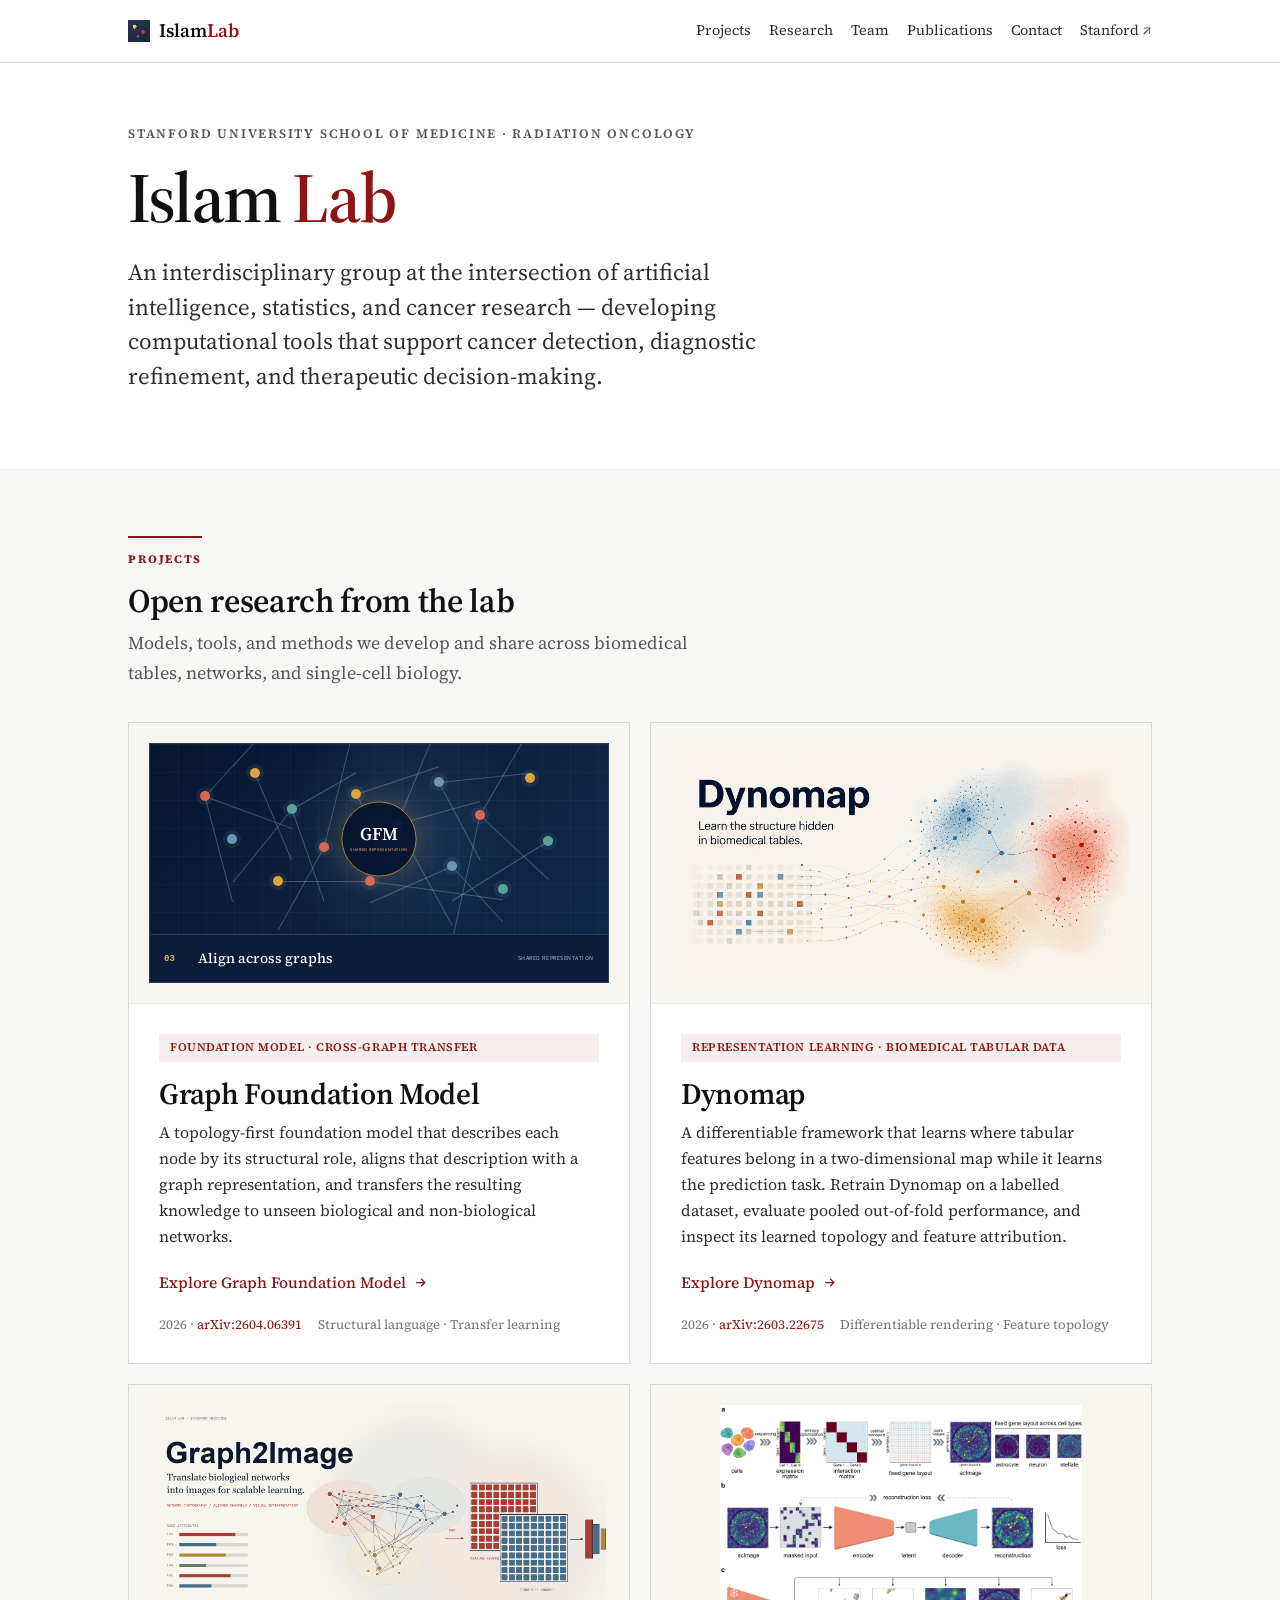
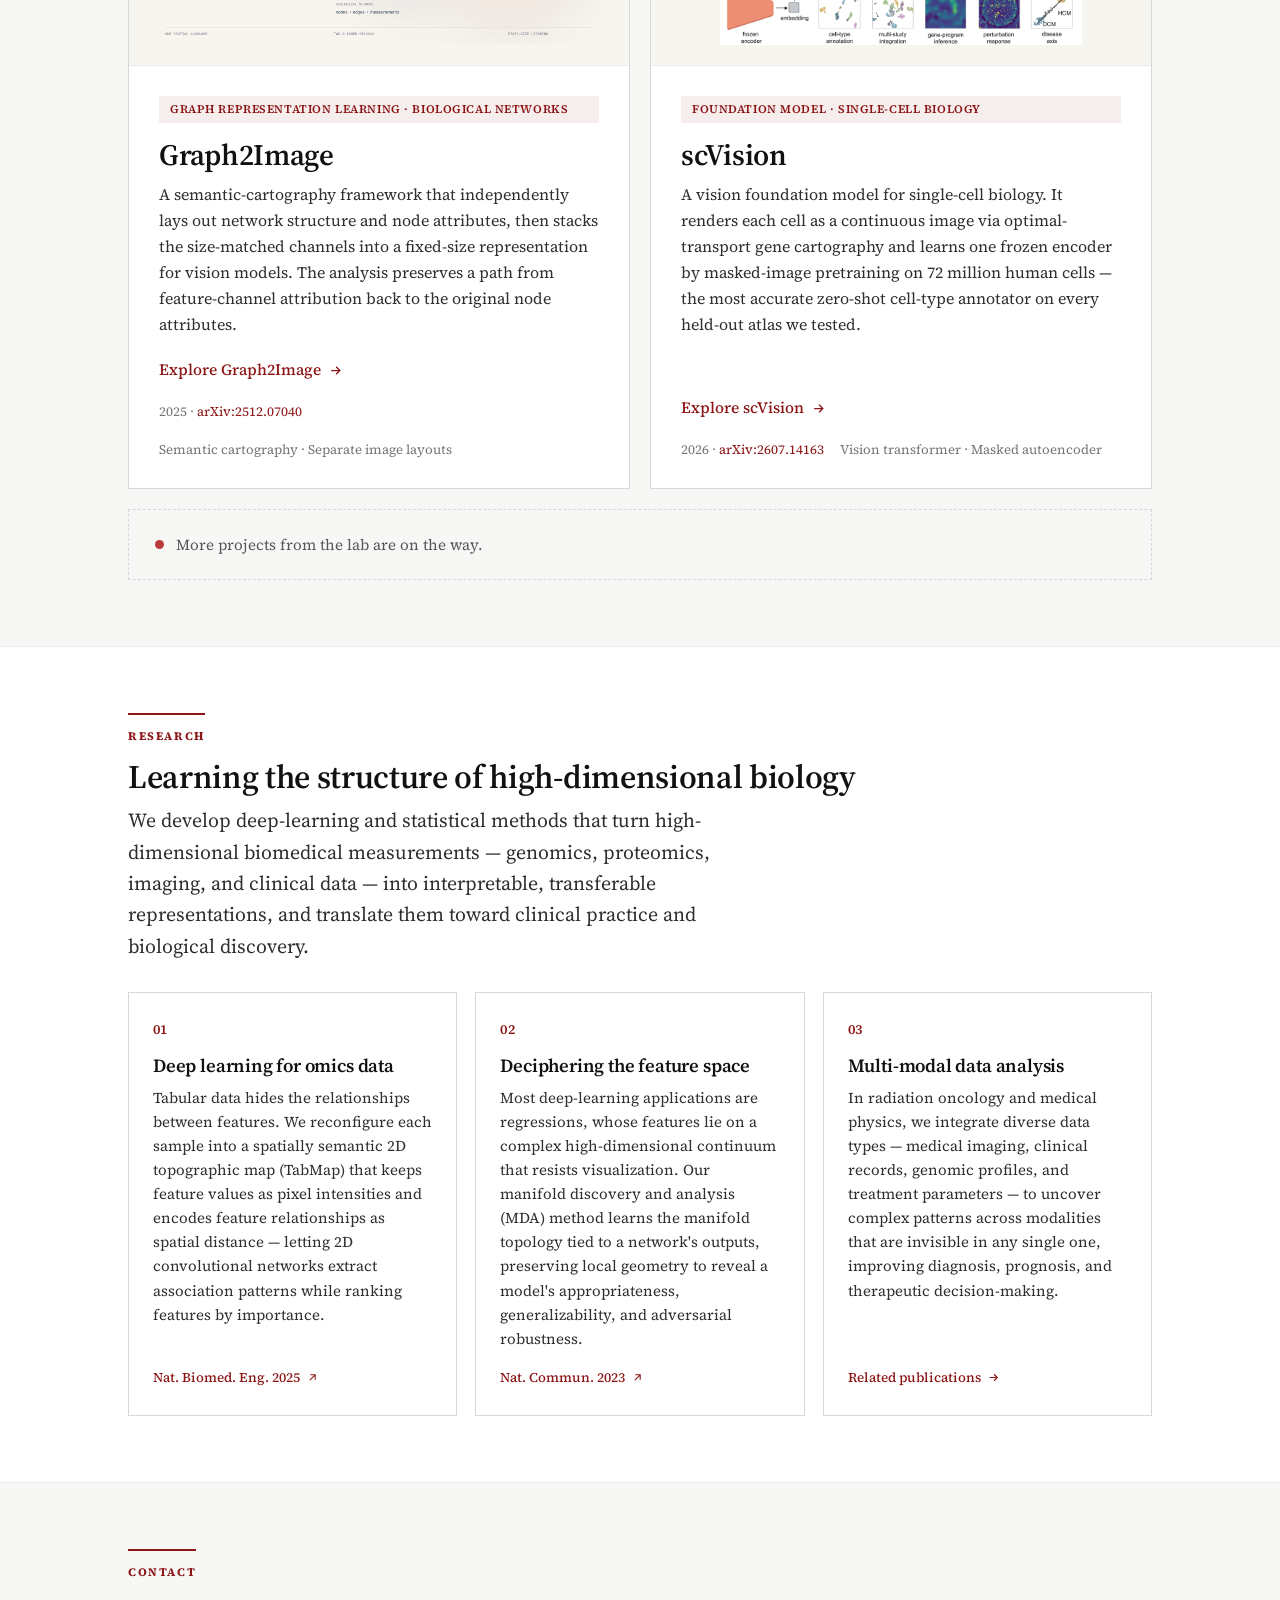
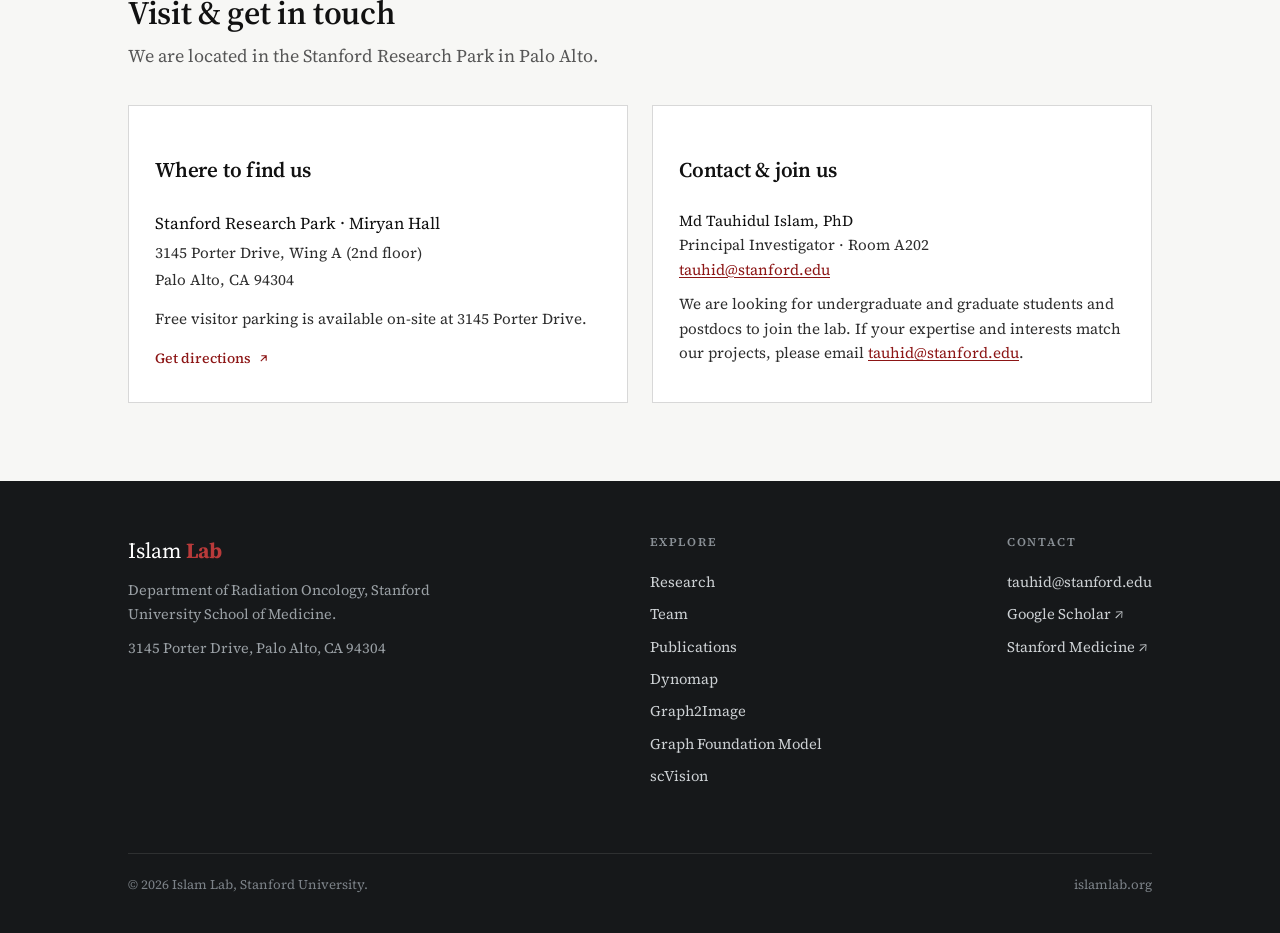
<file: index.html>
<!doctype html>
<html lang="en">
<head>
<meta charset="utf-8">
<meta name="viewport" content="width=device-width, initial-scale=1">
<title>Islam Lab · Stanford University School of Medicine</title>
<meta name="description" content="The Islam Lab at Stanford University School of Medicine develops artificial intelligence and statistical methods for biomedical research. Explore Dynomap, Graph2Image, Graph Foundation Model, and scVision.">
<meta property="og:type" content="website">
<meta property="og:title" content="Islam Lab · Stanford University School of Medicine">
<meta property="og:description" content="AI, statistics, and biomedical research at Stanford. Explore Dynomap, Graph2Image, Graph Foundation Model, and scVision.">
<meta property="og:image" content="https://islamlab.org/assets/lab-card.png">
<meta property="og:image:width" content="1200">
<meta property="og:image:height" content="630">
<meta name="twitter:image" content="https://islamlab.org/assets/lab-card.png">
<meta property="og:url" content="https://islamlab.org">
<meta name="twitter:card" content="summary_large_image">
<link rel="canonical" href="https://islamlab.org/">
<link rel="icon" href="data:image/svg+xml,<svg xmlns='http://www.w3.org/2000/svg' viewBox='0 0 32 32'><rect width='32' height='32' rx='8' fill='%231c2436'/><circle cx='10' cy='11' r='2.4' fill='%23f2c94c'/><circle cx='21' cy='14' r='2.4' fill='%23e07a5f'/><circle cx='14' cy='21.5' r='2' fill='%234f7290'/><circle cx='23' cy='23' r='1.8' fill='%237f9d6a'/></svg>">
<link rel="preconnect" href="https://fonts.googleapis.com">
<link rel="preconnect" href="https://fonts.gstatic.com" crossorigin>
<link href="https://fonts.googleapis.com/css2?family=Source+Serif+4:opsz,wght@8..60,400;8..60,600;8..60,700&family=Source+Sans+3:wght@400;600;700&display=swap" rel="stylesheet">
<link rel="stylesheet" href="lab.css">
<script src="lab.js" defer></script>
</head>
<body>

<nav class="nav">
  <div class="wrap">
    <a class="brand" href="/"><span class="glyph"></span>Islam<b>Lab</b></a>
    <div class="nav-links">
      <a href="#projects">Projects</a>
      <a href="#research">Research</a>
      <a href="/team/">Team</a>
      <a href="/publications/">Publications</a>
      <a href="#contact">Contact</a>
      <a class="ext" href="https://med.stanford.edu/islam-lab.html" target="_blank" rel="noopener">Stanford&nbsp;&#8599;</a>
    </div>
  </div>
</nav>

<header class="hero">
  <div class="wrap">
    <div class="kicker">Stanford University School of Medicine &middot; Radiation Oncology</div>
    <h1>Islam <b>Lab</b></h1>
    <p class="tagline">An interdisciplinary group at the intersection of artificial intelligence, statistics, and cancer research &mdash; developing computational tools that support cancer detection, diagnostic refinement, and therapeutic decision-making.</p>
  </div>
</header>

<section id="projects" class="alt">
  <div class="wrap">
    <div class="eyebrow">Projects</div>
    <h2>Open research from the lab</h2>
    <p class="sub">Models, tools, and methods we develop and share across biomedical tables, networks, and single-cell biology.</p>

    <div class="project-grid">
    <article class="project">
      <div class="thumb gfm-thumb">
        <a href="/graph-foundation-model/" aria-label="Explore Graph Foundation Model">
          <div class="gfm-story" data-gfm-stage="2" aria-hidden="true">
            <div class="gfm-canvas">
              <div class="gfm-grid"></div>
              <div class="gfm-prompts">
                <span class="gfm-prompt prompt-one">degree &middot; 12</span>
                <span class="gfm-prompt prompt-two">core &middot; 4</span>
                <span class="gfm-prompt prompt-three">community &middot; 5</span>
              </div>
              <div class="gfm-core"><strong>GFM</strong><small>shared representation</small></div>
              <div class="gfm-transfer">unseen biological graph</div>
            </div>
            <div class="gfm-caption"><span>03</span><strong>Align across graphs</strong><small>shared representation</small></div>
          </div>
        </a>
      </div>
      <div class="body">
        <span class="ptag">Foundation model &middot; Cross-graph transfer</span>
        <h3>Graph Foundation Model</h3>
        <p>A topology-first foundation model that describes each node by its structural role, aligns that description with a graph representation, and transfers the resulting knowledge to unseen biological and non-biological networks.</p>
        <a class="plink" href="/graph-foundation-model/">Explore Graph Foundation Model <svg width="15" height="15" viewBox="0 0 24 24" fill="none" stroke="currentColor" stroke-width="2"><path d="M5 12h14M13 6l6 6-6 6"/></svg></a>
        <div class="meta"><span>2026 &middot; <a href="https://arxiv.org/abs/2604.06391" target="_blank" rel="noopener">arXiv:2604.06391</a></span><span>Structural language &middot; Transfer learning</span></div>
      </div>
    </article>

    <article class="project">
      <div class="thumb"><a href="/dynomap/"><img src="dynomap/assets/og.png" alt="Dynomap cover: biomedical tables flowing into a learned spatial feature map."></a></div>
      <div class="body">
        <span class="ptag">Representation learning &middot; Biomedical tabular data</span>
        <h3>Dynomap</h3>
        <p>A differentiable framework that learns where tabular features belong in a two-dimensional map while it learns the prediction task. Retrain Dynomap on a labelled dataset, evaluate pooled out-of-fold performance, and inspect its learned topology and feature attribution.</p>
        <a class="plink" href="/dynomap/">Explore Dynomap <svg width="15" height="15" viewBox="0 0 24 24" fill="none" stroke="currentColor" stroke-width="2"><path d="M5 12h14M13 6l6 6-6 6"/></svg></a>
        <div class="meta"><span>2026 &middot; <a href="https://arxiv.org/abs/2603.22675" target="_blank" rel="noopener">arXiv:2603.22675</a></span><span>Differentiable rendering &middot; Feature topology</span></div>
      </div>
    </article>

    <article class="project">
      <div class="thumb"><a href="/graph2image/"><img src="assets/graph2image-cover.png" alt="Graph2Image cover: a biological network transformed into separate, size-matched feature and structure image channels."></a></div>
      <div class="body">
        <span class="ptag">Graph representation learning &middot; Biological networks</span>
        <h3>Graph2Image</h3>
        <p>A semantic-cartography framework that independently lays out network structure and node attributes, then stacks the size-matched channels into a fixed-size representation for vision models. The analysis preserves a path from feature-channel attribution back to the original node attributes.</p>
        <a class="plink" href="/graph2image/">Explore Graph2Image <svg width="15" height="15" viewBox="0 0 24 24" fill="none" stroke="currentColor" stroke-width="2"><path d="M5 12h14M13 6l6 6-6 6"/></svg></a>
        <div class="meta"><span>2025 &middot; <a href="https://arxiv.org/abs/2512.07040" target="_blank" rel="noopener">arXiv:2512.07040</a></span><span>Semantic cartography &middot; Separate image layouts</span></div>
      </div>
    </article>

    <article class="project">
      <div class="thumb"><a href="/scvision/"><img src="scvision/assets/fig1.png" alt="scVision overview: cells rendered as continuous images, a masked-autoencoder vision transformer, and the downstream tasks its frozen encoder supports."></a></div>
      <div class="body">
        <span class="ptag">Foundation model &middot; Single-cell biology</span>
        <h3>scVision</h3>
        <p>A vision foundation model for single-cell biology. It renders each cell as a continuous image via optimal-transport gene cartography and learns one frozen encoder by masked-image pretraining on 72 million human cells &mdash; the most accurate zero-shot cell-type annotator on every held-out atlas we tested.</p>
        <a class="plink" href="/scvision/">Explore scVision <svg width="15" height="15" viewBox="0 0 24 24" fill="none" stroke="currentColor" stroke-width="2"><path d="M5 12h14M13 6l6 6-6 6"/></svg></a>
        <div class="meta"><span>2026 &middot; <a href="https://arxiv.org/abs/2607.14163" target="_blank" rel="noopener">arXiv:2607.14163</a></span><span>Vision transformer &middot; Masked autoencoder</span></div>
      </div>
    </article>
    </div>

    <div class="soon"><span class="dot"></span>More projects from the lab are on the way.</div>
  </div>
</section>

<section id="research">
  <div class="wrap">
    <div class="eyebrow">Research</div>
    <h2>Learning the structure of high-dimensional biology</h2>
    <p class="lead">We develop deep-learning and statistical methods that turn high-dimensional biomedical measurements &mdash; genomics, proteomics, imaging, and clinical data &mdash; into interpretable, transferable representations, and translate them toward clinical practice and biological discovery.</p>
    <div class="cards three">
      <div class="rcard">
        <div class="ix">01</div>
        <h3>Deep learning for omics data</h3>
        <p>Tabular data hides the relationships between features. We reconfigure each sample into a spatially semantic 2D topographic map (TabMap) that keeps feature values as pixel intensities and encodes feature relationships as spatial distance &mdash; letting 2D convolutional networks extract association patterns while ranking features by importance.</p>
        <a class="rlink" href="https://doi.org/10.1038/s41551-024-01268-6" target="_blank" rel="noopener">Nat. Biomed. Eng. 2025 <svg viewBox="0 0 24 24" fill="none" stroke="currentColor" stroke-width="2"><path d="M7 17L17 7M8 7h9v9"/></svg></a>
      </div>
      <div class="rcard">
        <div class="ix">02</div>
        <h3>Deciphering the feature space</h3>
        <p>Most deep-learning applications are regressions, whose features lie on a complex high-dimensional continuum that resists visualization. Our manifold discovery and analysis (MDA) method learns the manifold topology tied to a network's outputs, preserving local geometry to reveal a model's appropriateness, generalizability, and adversarial robustness.</p>
        <a class="rlink" href="https://doi.org/10.1038/s41467-023-43958-w" target="_blank" rel="noopener">Nat. Commun. 2023 <svg viewBox="0 0 24 24" fill="none" stroke="currentColor" stroke-width="2"><path d="M7 17L17 7M8 7h9v9"/></svg></a>
      </div>
      <div class="rcard">
        <div class="ix">03</div>
        <h3>Multi-modal data analysis</h3>
        <p>In radiation oncology and medical physics, we integrate diverse data types &mdash; medical imaging, clinical records, genomic profiles, and treatment parameters &mdash; to uncover complex patterns across modalities that are invisible in any single one, improving diagnosis, prognosis, and therapeutic decision-making.</p>
        <a class="rlink" href="/publications/">Related publications <svg viewBox="0 0 24 24" fill="none" stroke="currentColor" stroke-width="2"><path d="M5 12h14M13 6l6 6-6 6"/></svg></a>
      </div>
    </div>
  </div>
</section>

<section id="contact" class="alt">
  <div class="wrap">
    <div class="eyebrow">Contact</div>
    <h2>Visit &amp; get in touch</h2>
    <p class="sub">We are located in the Stanford Research Park in Palo Alto.</p>
    <div class="cgrid">
      <div class="cbox">
        <h3>Where to find us</h3>
        <address class="addr">
          <span class="big">Stanford Research Park &middot; Miryan Hall</span>
          3145 Porter Drive, Wing A (2nd floor)<br>
          Palo Alto, CA 94304
        </address>
        <p>Free visitor parking is available on-site at 3145 Porter Drive.</p>
        <a class="dir" href="https://www.google.com/maps/search/?api=1&amp;query=3145+Porter+Drive+Palo+Alto+CA+94304" target="_blank" rel="noopener">Get directions <svg viewBox="0 0 24 24" fill="none" stroke="currentColor" stroke-width="2"><path d="M7 17L17 7M8 7h9v9"/></svg></a>
      </div>
      <div class="cbox">
        <h3>Contact &amp; join us</h3>
        <p><span class="big" style="font-family:var(--serif);color:var(--ink)">Md Tauhidul Islam, PhD</span><br>Principal Investigator &middot; Room A202<br><a href="mailto:tauhid@stanford.edu">tauhid@stanford.edu</a></p>
        <p>We are looking for undergraduate and graduate students and postdocs to join the lab. If your expertise and interests match our projects, please email <a href="mailto:tauhid@stanford.edu">tauhid@stanford.edu</a>.</p>
      </div>
    </div>
  </div>
</section>

<footer>
  <div class="wrap">
    <div class="lab">
      <div class="b">Islam <b>Lab</b></div>
      <p>Department of Radiation Oncology, Stanford University School of Medicine.</p>
      <p>3145 Porter Drive, Palo Alto, CA 94304</p>
    </div>
    <div class="col">
      <h4>Explore</h4>
      <a href="#research">Research</a>
      <a href="/team/">Team</a>
      <a href="/publications/">Publications</a>
      <a href="/dynomap/">Dynomap</a>
      <a href="/graph2image/">Graph2Image</a>
      <a href="/graph-foundation-model/">Graph Foundation Model</a>
      <a href="/scvision/">scVision</a>
    </div>
    <div class="col">
      <h4>Contact</h4>
      <a href="mailto:tauhid@stanford.edu">tauhid@stanford.edu</a>
      <a href="https://scholar.google.com/citations?user=32UZde4AAAAJ&amp;hl=en" target="_blank" rel="noopener">Google Scholar &#8599;</a>
      <a href="https://med.stanford.edu/islam-lab.html" target="_blank" rel="noopener">Stanford Medicine &#8599;</a>
    </div>
    <div class="fine">
      <span>&copy; 2026 Islam Lab, Stanford University.</span>
      <span>islamlab.org</span>
    </div>
  </div>
</footer>

</body>
</html>
</file>
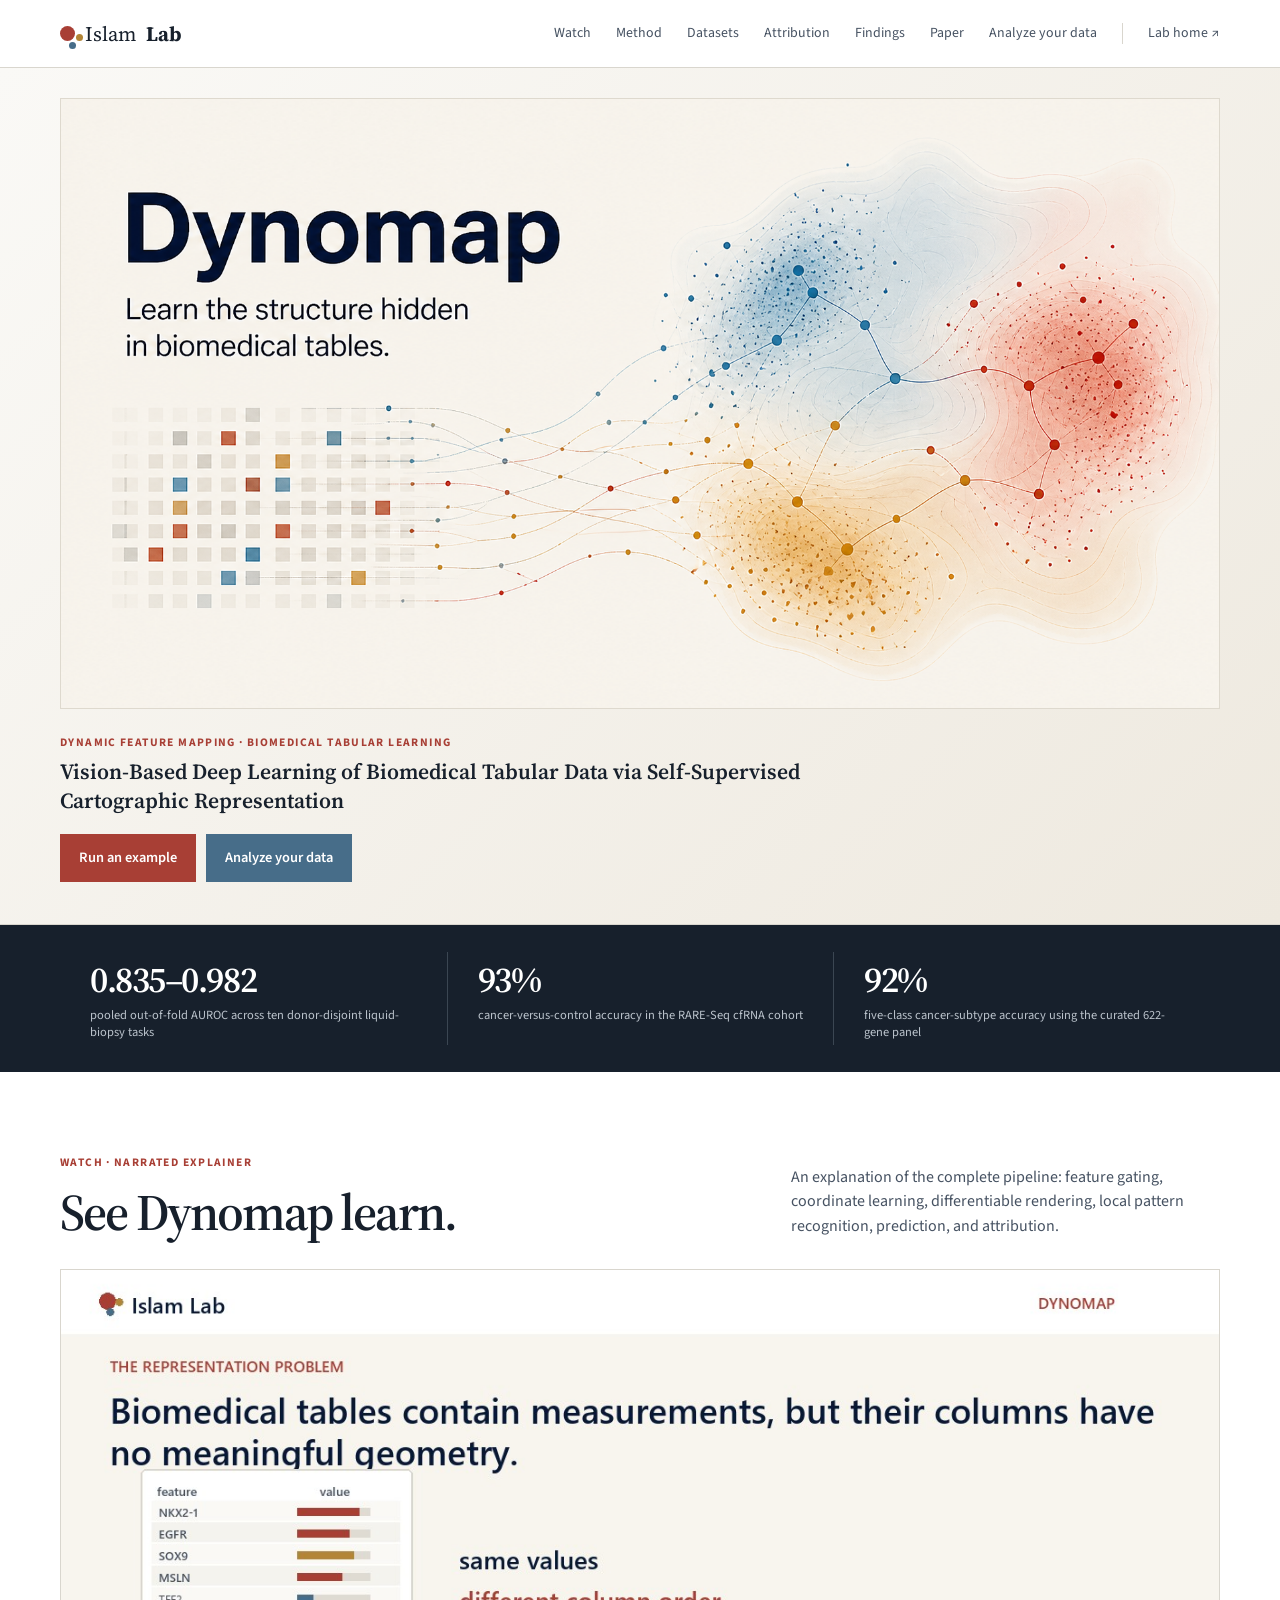
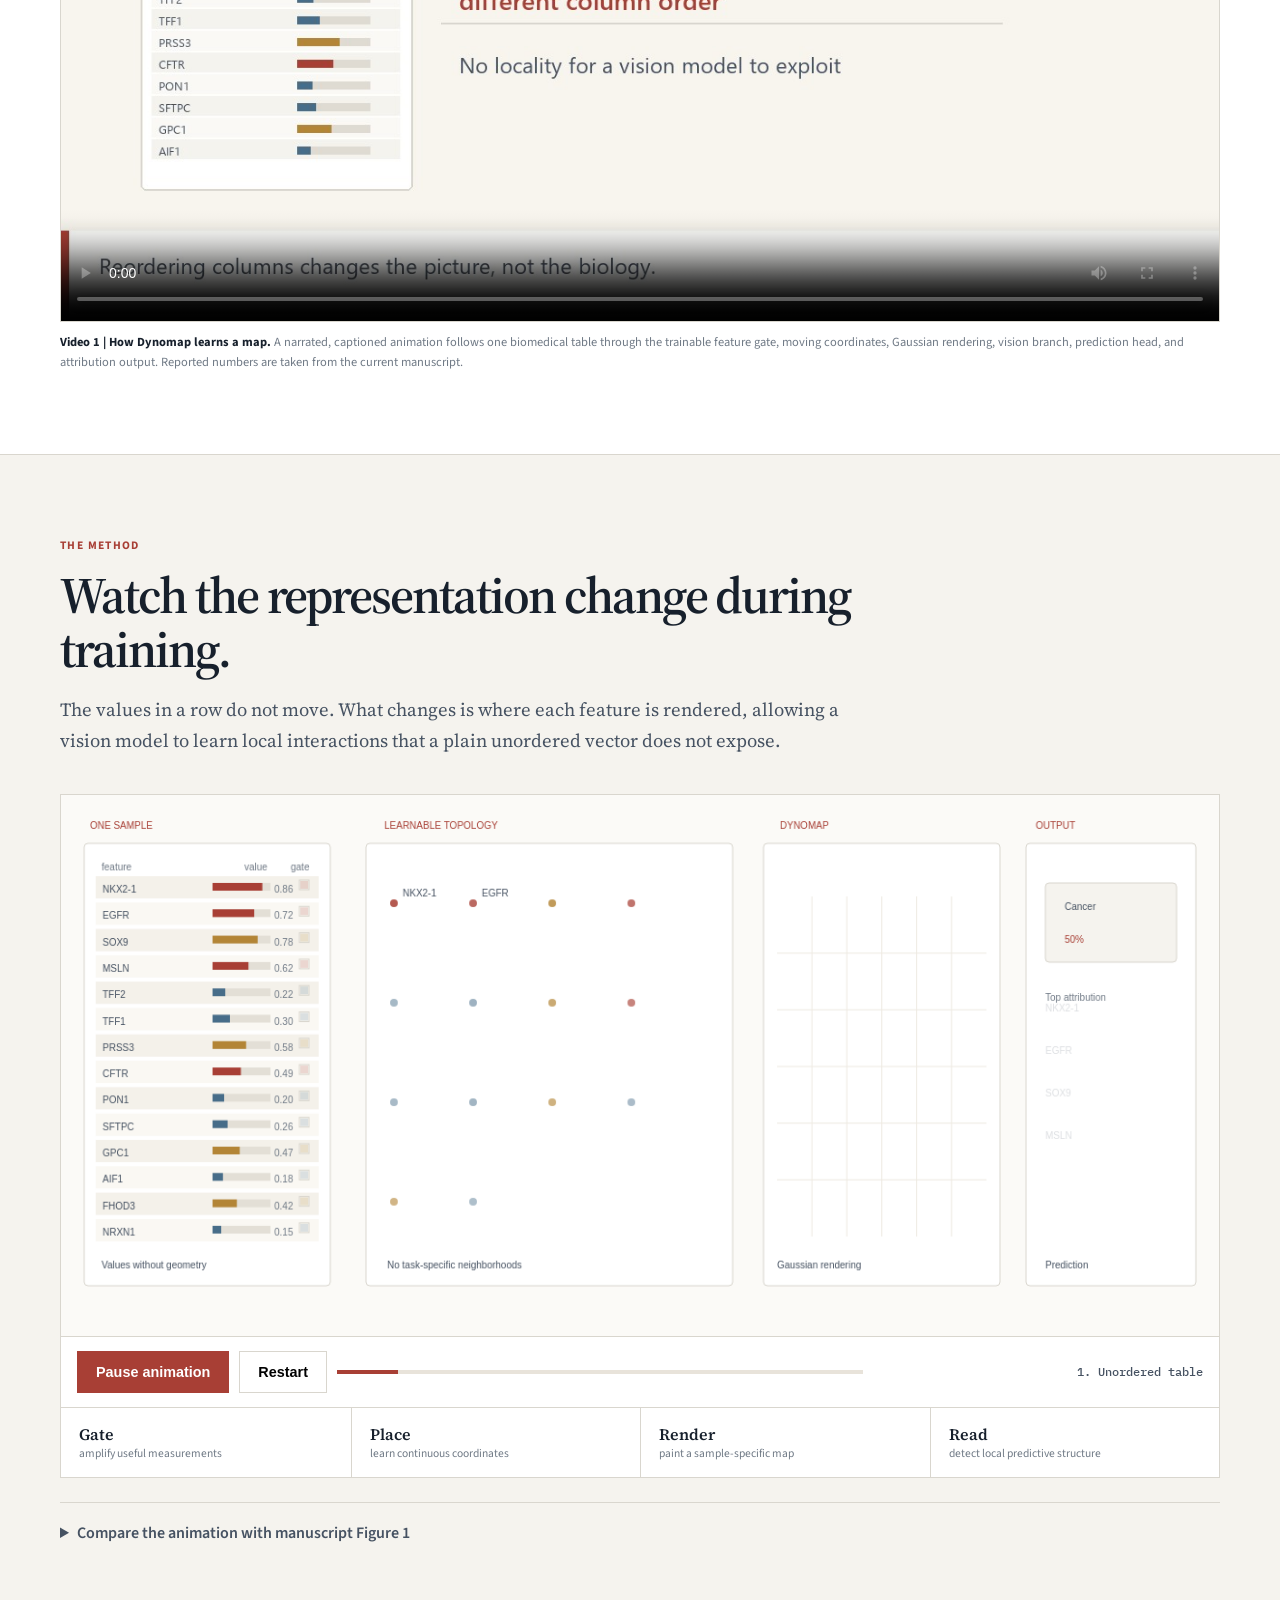
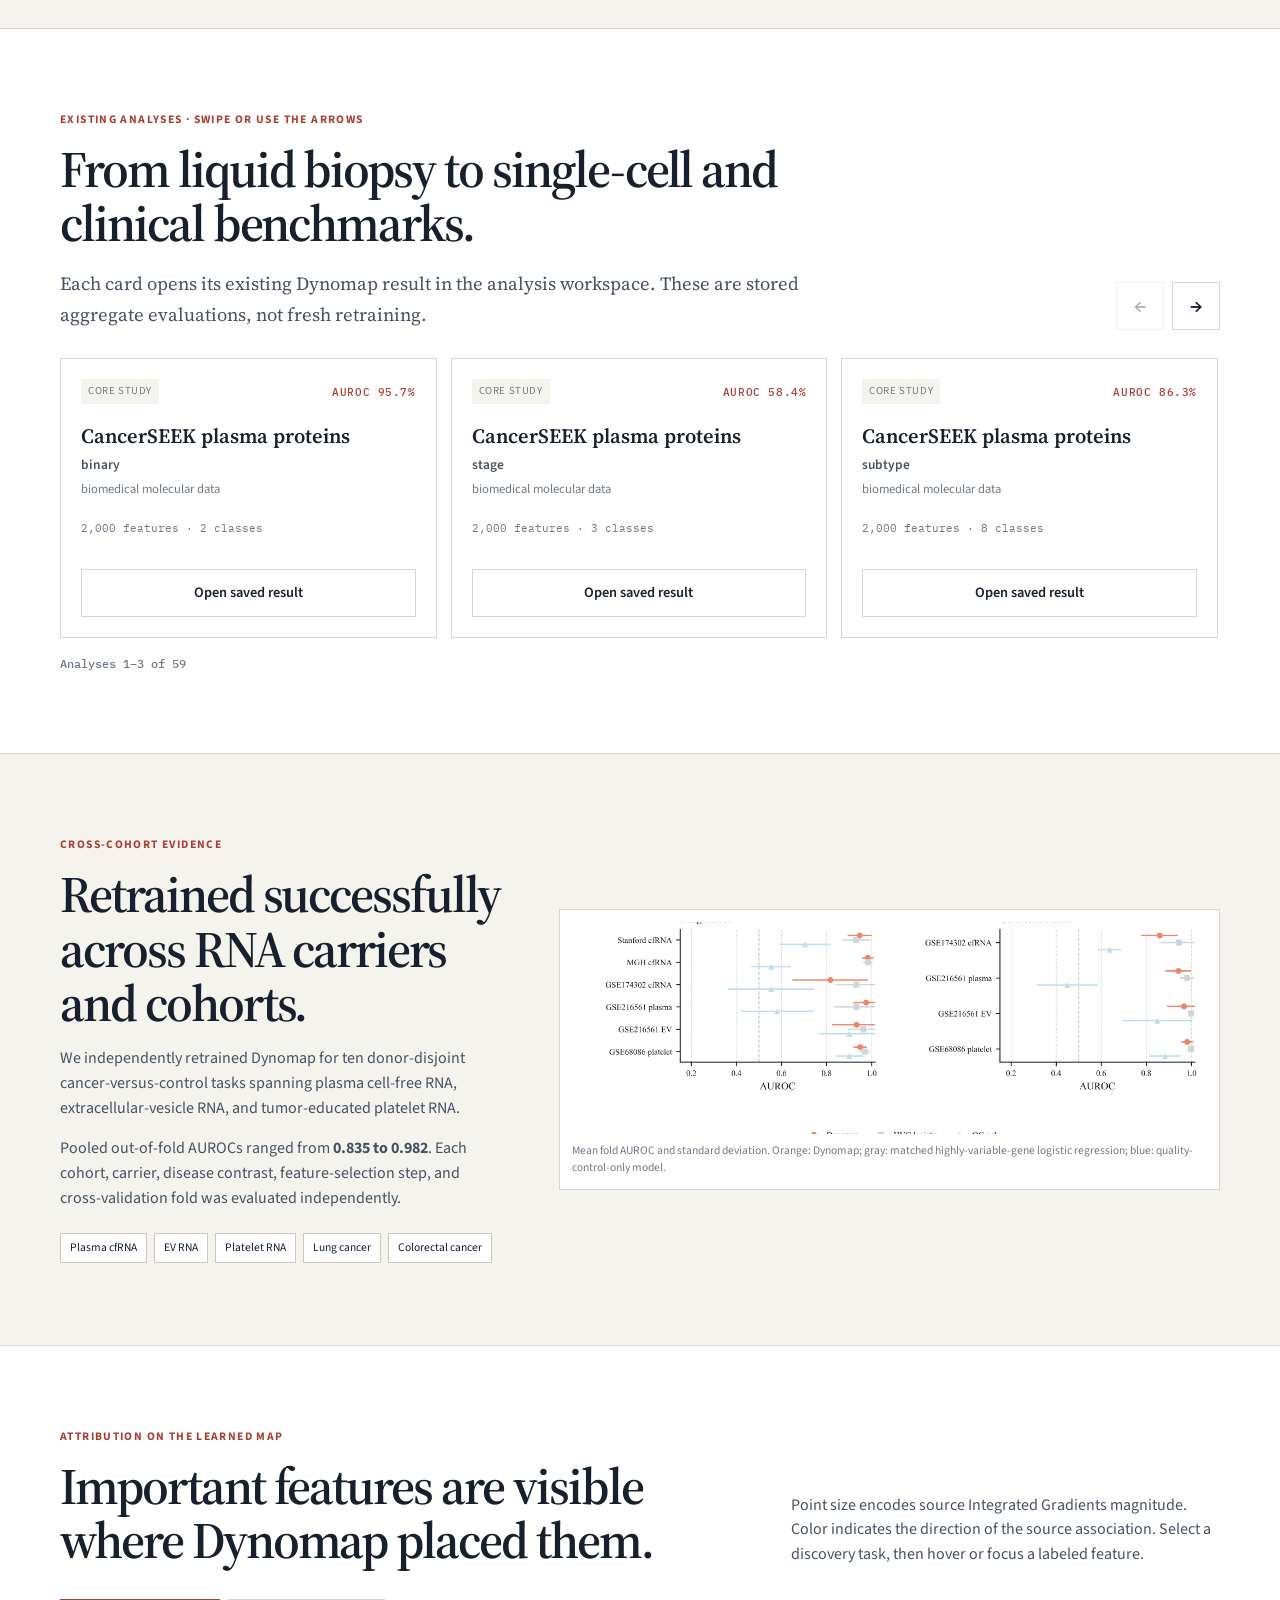
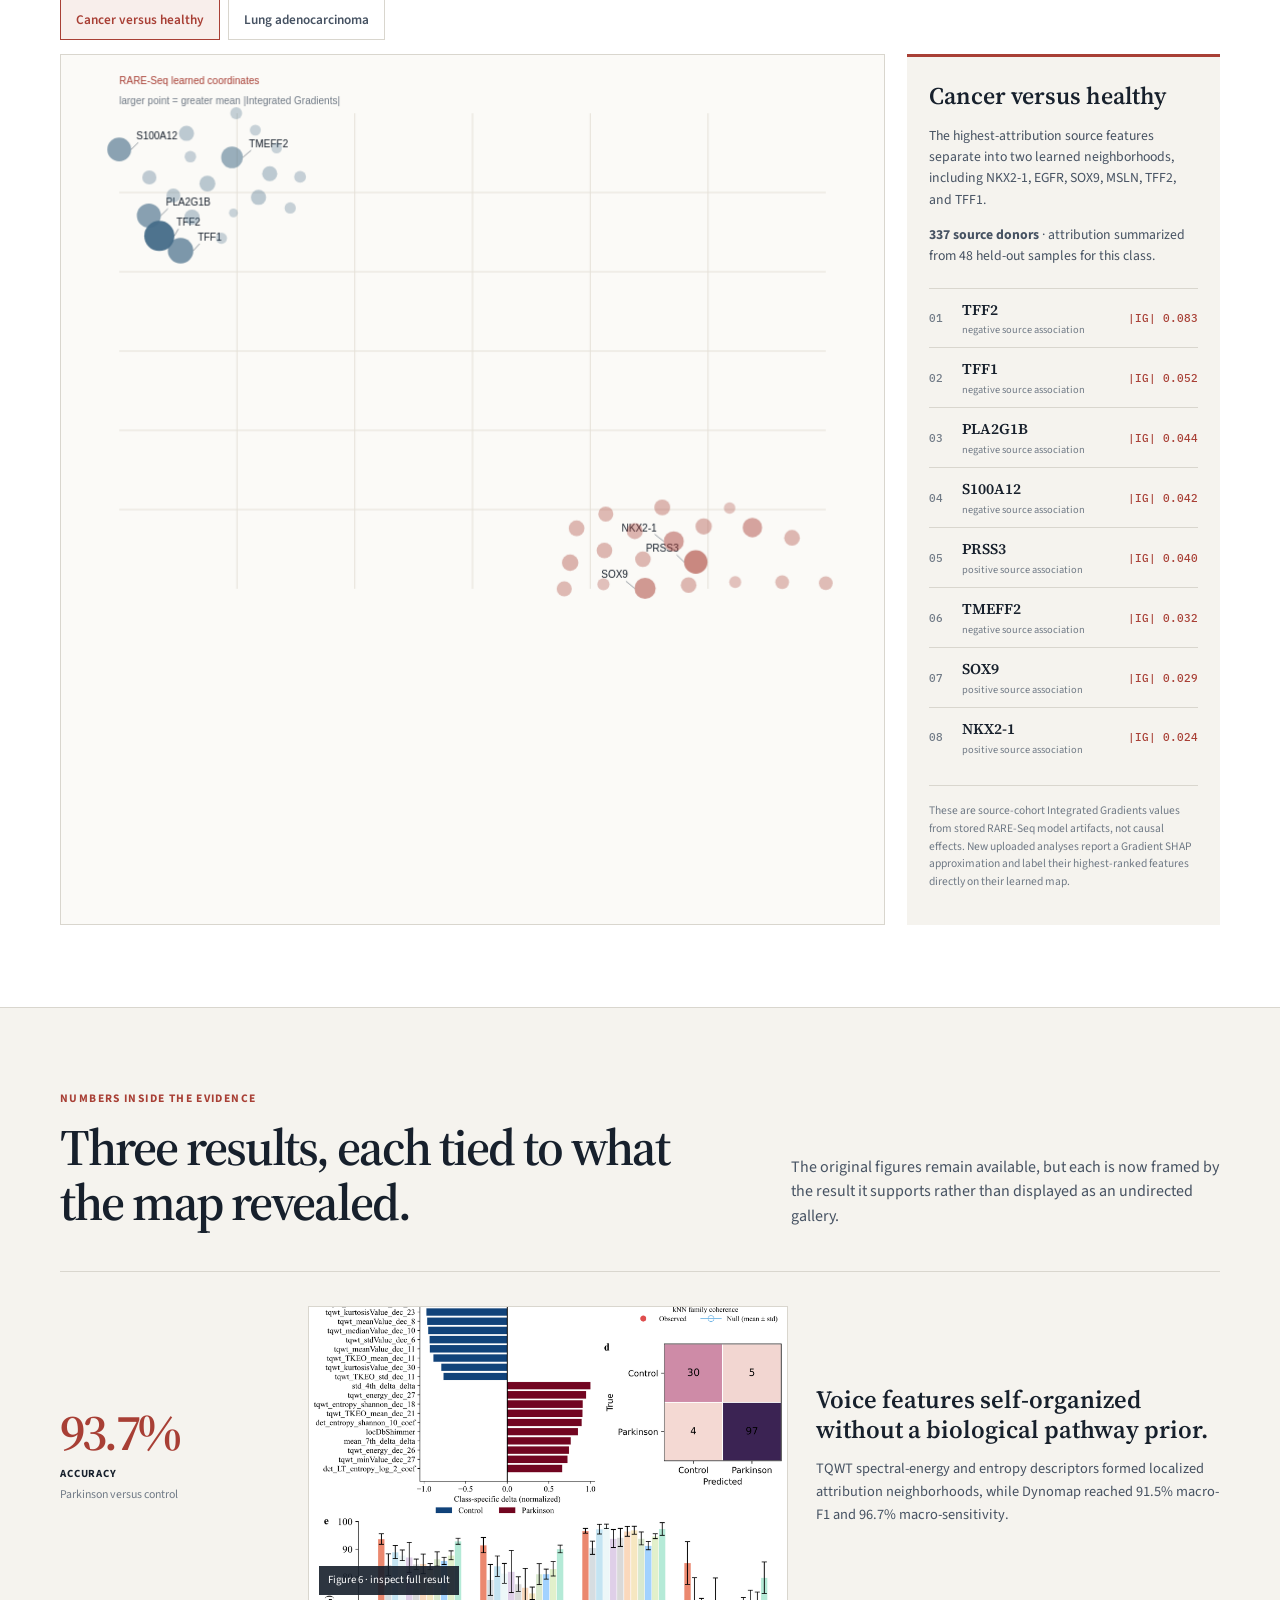
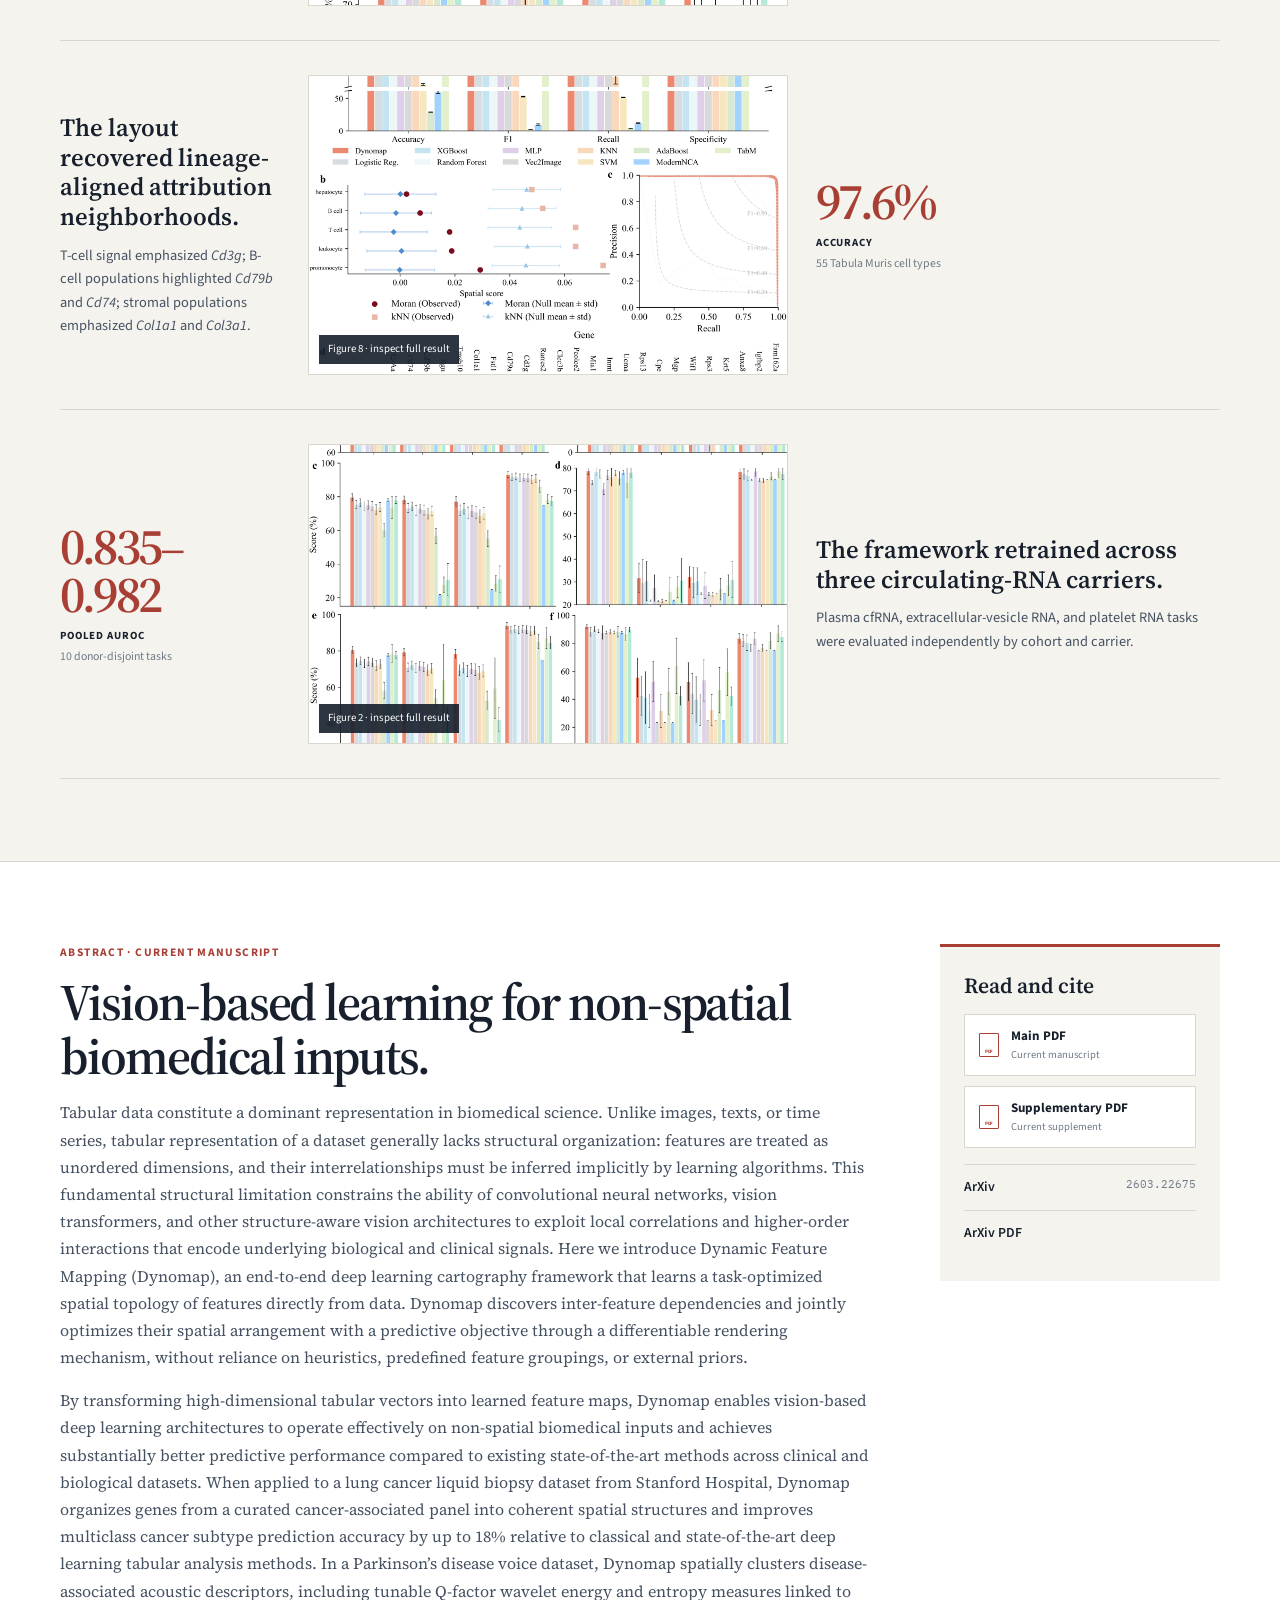
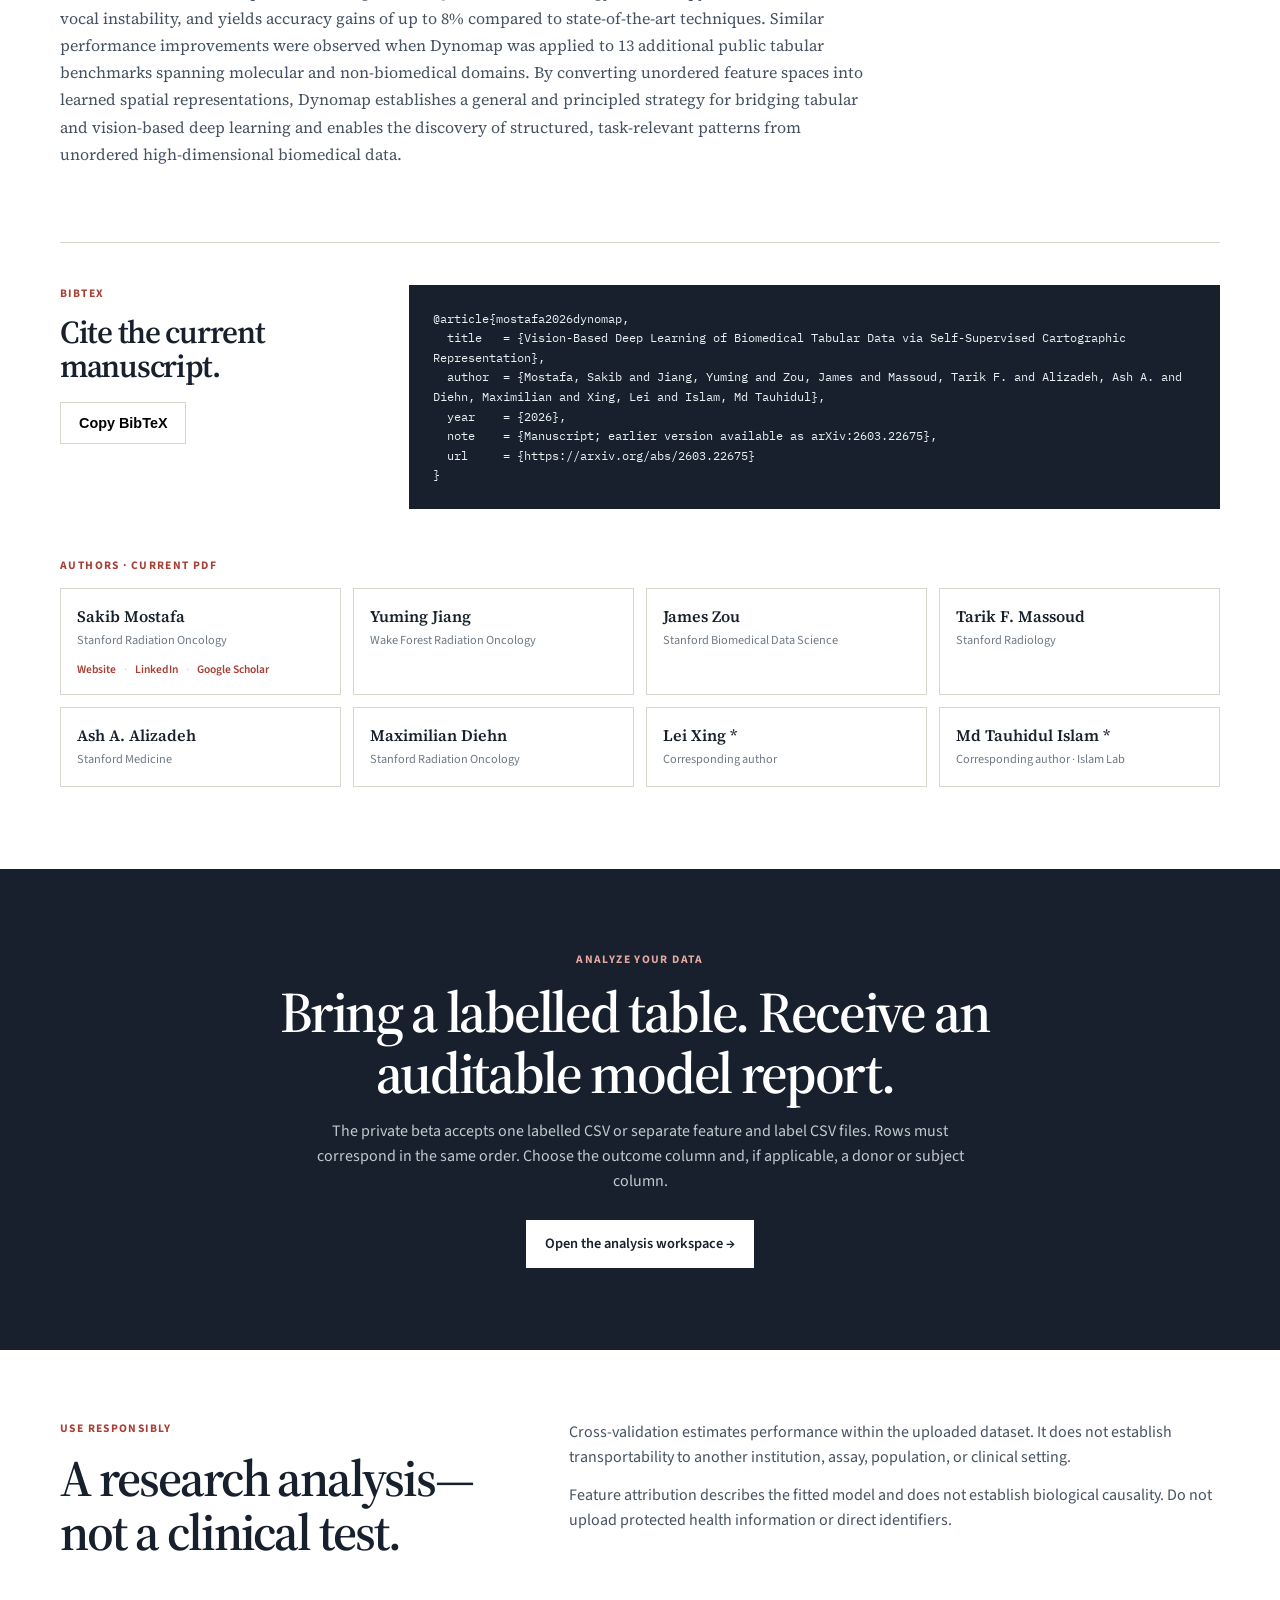
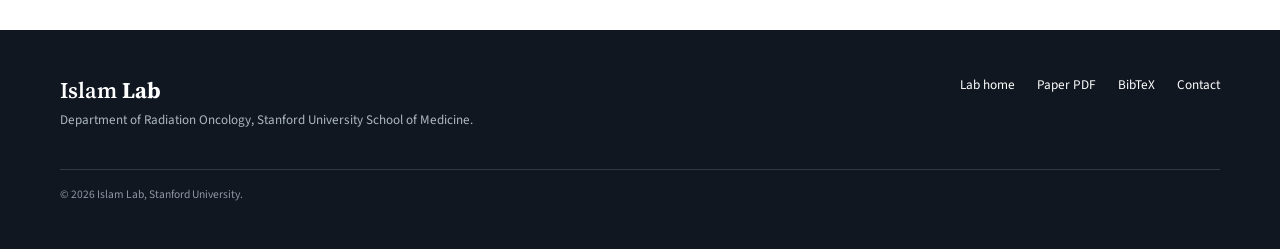
<file: dynomap/index.html>
<!doctype html>
<html lang="en">
<head>
<meta charset="utf-8">
<meta name="viewport" content="width=device-width, initial-scale=1">
<title>Dynomap &middot; Vision-based deep learning for biomedical tabular data</title>
<meta name="description" content="Dynomap learns a task-optimized spatial topology for biomedical tabular data. Explore the method, evidence, paper, and analysis workspace.">
<meta property="og:type" content="website">
<meta property="og:title" content="Dynomap &middot; Islam Lab">
<meta property="og:description" content="Transform biomedical tables into task-optimized feature maps. Explore the method, evidence, and analysis workspace.">
<meta property="og:url" content="https://islamlab.org/dynomap/">
<meta property="og:image" content="https://islamlab.org/dynomap/assets/og.png">
<meta property="og:image:width" content="1729">
<meta property="og:image:height" content="910">
<meta name="twitter:card" content="summary_large_image">
<meta name="twitter:image" content="https://islamlab.org/dynomap/assets/og.png">
<link rel="canonical" href="https://islamlab.org/dynomap/">
<link rel="preconnect" href="https://fonts.googleapis.com">
<link rel="preconnect" href="https://fonts.gstatic.com" crossorigin>
<link href="https://fonts.googleapis.com/css2?family=Source+Serif+4:opsz,wght@8..60,400;8..60,600;8..60,700&family=Source+Sans+3:wght@400;500;600;700&family=IBM+Plex+Mono:wght@400;500&display=swap" rel="stylesheet">
<link rel="stylesheet" href="style.css">
</head>
<body>

<nav class="nav">
  <div class="wrap nav-inner">
    <a class="brand" href="/"><span class="glyph"></span>Islam<b>Lab</b></a>
    <div class="nav-links">
      <a href="#watch">Watch</a>
      <a href="#method">Method</a>
      <a href="#datasets">Datasets</a>
      <a href="#attribution">Attribution</a>
      <a href="#findings">Findings</a>
      <a href="#paper">Paper</a>
      <a href="#analyze">Analyze your data</a>
      <a class="back" href="/">Lab home&nbsp;&#8599;</a>
    </div>
  </div>
</nav>

<header class="hero cover-hero">
  <div class="wrap">
    <img class="cover-art" src="assets/og.png" width="1729" height="910" alt="Dynomap: Learn the structure hidden in biomedical tables. Tabular features flow into a learned spatial map.">
    <div class="cover-callout">
      <div>
        <div class="eyebrow">Dynamic feature mapping &middot; Biomedical tabular learning</div>
        <p class="paper-title">Vision-Based Deep Learning of Biomedical Tabular Data via Self-Supervised Cartographic Representation</p>
        <div class="cover-primary-actions">
          <a class="button primary" href="https://app.islamlab.org/dynomap/#examples">Run an example</a>
          <a class="button analyze-button" href="https://app.islamlab.org/dynomap/#upload">Analyze your data</a>
        </div>
      </div>
    </div>
  </div>
</header>

<main>
<section class="numbers">
  <div class="wrap number-grid">
    <div><strong>0.835&ndash;0.982</strong><span>pooled out-of-fold AUROC across ten donor-disjoint liquid-biopsy tasks</span></div>
    <div><strong>93%</strong><span>cancer-versus-control accuracy in the RARE-Seq cfRNA cohort</span></div>
    <div><strong>92%</strong><span>five-class cancer-subtype accuracy using the curated 622-gene panel</span></div>
  </div>
</section>

<section id="watch" class="watch-section">
  <div class="wrap">
    <div class="section-head compact-head">
      <div><div class="eyebrow">Watch &middot; narrated explainer</div><h2>See Dynomap learn.</h2></div>
      <p>An explanation of the complete pipeline: feature gating, coordinate learning, differentiable rendering, local pattern recognition, prediction, and attribution.</p>
    </div>
    <figure class="paper-figure video-figure">
      <div class="media-frame video-frame"><video id="dynomapExplainerVideo" controls preload="metadata" playsinline poster="assets/dynomap-demo-poster.jpg" width="1280" height="720"><source src="assets/dynomap_demo.mp4" type="video/mp4"><track kind="captions" srclang="en" label="English" src="assets/dynomap-demo-captions.vtt">Your browser cannot play this video. <a href="assets/dynomap_demo.mp4">Download it instead.</a></video><button class="video-cc-toggle" id="videoCcToggle" type="button" aria-pressed="false" aria-label="Turn captions on" title="Turn captions on"><span class="video-cc-mark">CC</span><span class="video-cc-state">Off</span></button></div>
      <figcaption><b>Video 1 | How Dynomap learns a map.</b> A narrated, captioned animation follows one biomedical table through the trainable feature gate, moving coordinates, Gaussian rendering, vision branch, prediction head, and attribution output. Reported numbers are taken from the current manuscript.</figcaption>
    </figure>
  </div>
</section>

<section id="method" class="alt method-animation-section">
  <div class="wrap">
    <div class="eyebrow">The method</div>
    <h2>Watch the representation change during training.</h2>
    <p class="lead">The values in a row do not move. What changes is where each feature is rendered, allowing a vision model to learn local interactions that a plain unordered vector does not expose.</p>
    <div class="pipeline-explainer" id="pipelineExplainer">
      <canvas id="pipelineCanvas" width="1200" height="560" role="img" aria-label="Animated Dynomap pipeline from tabular features to a learned spatial map and prediction"></canvas>
      <div class="pipeline-controls">
        <button class="button primary" id="pipelinePlay" type="button">Pause animation</button>
        <button class="button ghost" id="pipelineRestart" type="button">Restart</button>
        <div class="pipeline-progress" aria-hidden="true"><i id="pipelineProgress"></i></div>
        <output id="pipelineStage" aria-live="polite">1. Unordered table</output>
      </div>
      <ol class="pipeline-legend">
        <li><b>Gate</b><span>amplify useful measurements</span></li>
        <li><b>Place</b><span>learn continuous coordinates</span></li>
        <li><b>Render</b><span>paint a sample-specific map</span></li>
        <li><b>Read</b><span>detect local predictive structure</span></li>
      </ol>
    </div>
    <details class="figure-source"><summary>Compare the animation with manuscript Figure 1</summary><figure class="paper-figure"><div class="media-frame light"><img src="assets/figure-1-framework.png" alt="Figure 1 of the current Dynomap manuscript, showing learnable feature coordinates, Gaussian rendering, sample-specific maps, and downstream prediction."></div><figcaption><b>Figure 1 | Overview of the Dynomap framework.</b> The original publication figure is retained here as the technical reference, rather than presented as another gallery item.</figcaption></figure></details>
  </div>
</section>

<section id="datasets" class="dataset-section">
  <div class="wrap">
    <div class="carousel-heading">
      <div><div class="eyebrow">Existing analyses &middot; swipe or use the arrows</div><h2>From liquid biopsy to single-cell and clinical benchmarks.</h2><p class="lead">Each card opens its existing Dynomap result in the analysis workspace. These are stored aggregate evaluations, not fresh retraining.</p></div>
      <div class="carousel-actions"><button class="carousel-arrow" id="datasetPrev" type="button" aria-label="Previous datasets">&#8592;</button><button class="carousel-arrow" id="datasetNext" type="button" aria-label="Next datasets">&#8594;</button></div>
    </div>
    <div class="dataset-track" id="datasetTrack" tabindex="0" aria-label="Dynomap dataset analyses"><p class="dataset-loading">Loading 59 saved analyses&hellip;</p></div>
    <p class="dataset-position" id="datasetPosition" aria-live="polite"></p>
  </div>
</section>

<section id="evidence" class="alt">
  <div class="wrap evidence-grid">
    <div class="evidence-copy">
      <div class="eyebrow">Cross-cohort evidence</div>
      <h2>Retrained successfully across RNA carriers and cohorts.</h2>
      <p>We independently retrained Dynomap for ten donor-disjoint cancer-versus-control tasks spanning plasma cell-free RNA, extracellular-vesicle RNA, and tumor-educated platelet RNA.</p>
      <p>Pooled out-of-fold AUROCs ranged from <b>0.835 to 0.982</b>. Each cohort, carrier, disease contrast, feature-selection step, and cross-validation fold was evaluated independently.</p>
      <div class="pill-row"><span>Plasma cfRNA</span><span>EV RNA</span><span>Platelet RNA</span><span>Lung cancer</span><span>Colorectal cancer</span></div>
    </div>
    <figure class="validation-figure">
      <div class="crop"><img src="assets/liquid-biopsy-validation.png" alt="AUROC across lung- and colorectal-cancer liquid-biopsy cohorts for Dynomap, logistic regression, and a quality-control-only model."></div>
      <figcaption>Mean fold AUROC and standard deviation. Orange: Dynomap; gray: matched highly-variable-gene logistic regression; blue: quality-control-only model.</figcaption>
    </figure>
  </div>
</section>

<section id="attribution" class="attribution-section">
  <div class="wrap">
    <div class="section-head">
      <div><div class="eyebrow">Attribution on the learned map</div><h2>Important features are visible where Dynomap placed them.</h2></div>
      <p>Point size encodes source Integrated Gradients magnitude. Color indicates the direction of the source association. Select a discovery task, then hover or focus a labeled feature.</p>
    </div>
    <div class="attribution-toolbar" role="group" aria-label="Select an attribution map">
      <button class="attribution-tab active" type="button" data-attribution="general_cancer">Cancer versus healthy</button>
      <button class="attribution-tab" type="button" data-attribution="LUAD">Lung adenocarcinoma</button>
    </div>
    <div class="attribution-grid">
      <div class="attribution-map-wrap"><canvas id="attributionCanvas" width="820" height="590" role="img" aria-label="RARE-Seq feature attribution on the learned Dynomap layout"></canvas><div class="map-tip" id="attributionTip" hidden></div></div>
      <aside class="attribution-copy"><div id="attributionSummary"></div><div id="attributionFeatures" class="feature-ranking"></div><p class="method-note">These are source-cohort Integrated Gradients values from stored RARE-Seq model artifacts, not causal effects. New uploaded analyses report a Gradient SHAP approximation and label their highest-ranked features directly on their learned map.</p></aside>
    </div>
  </div>
</section>

<section id="findings" class="alt findings-section">
  <div class="wrap">
    <div class="section-head"><div><div class="eyebrow">Numbers inside the evidence</div><h2>Three results, each tied to what the map revealed.</h2></div><p>The original figures remain available, but each is now framed by the result it supports rather than displayed as an undirected gallery.</p></div>
    <div class="finding-stories">
      <article class="finding-story"><div class="finding-number"><strong>93.7%</strong><span>accuracy</span><small>Parkinson versus control</small></div><a class="finding-visual" href="assets/figure-6-parkinson-layout.png"><img src="assets/figure-6-parkinson-layout.png" alt="Parkinson voice feature attribution and spatial structure from manuscript Figure 6."><span>Figure 6 &middot; inspect full result</span></a><div class="finding-copy"><h3>Voice features self-organized without a biological pathway prior.</h3><p>TQWT spectral-energy and entropy descriptors formed localized attribution neighborhoods, while Dynomap reached 91.5% macro-F1 and 96.7% macro-sensitivity.</p></div></article>
      <article class="finding-story reverse"><div class="finding-number"><strong>97.6%</strong><span>accuracy</span><small>55 Tabula Muris cell types</small></div><a class="finding-visual" href="assets/figure-8-single-cell.png"><img src="assets/figure-8-single-cell.png" alt="Single-cell lineage attribution and spatial structure from manuscript Figure 8."><span>Figure 8 &middot; inspect full result</span></a><div class="finding-copy"><h3>The layout recovered lineage-aligned attribution neighborhoods.</h3><p>T-cell signal emphasized <i>Cd3g</i>; B-cell populations highlighted <i>Cd79b</i> and <i>Cd74</i>; stromal populations emphasized <i>Col1a1</i> and <i>Col3a1</i>.</p></div></article>
      <article class="finding-story"><div class="finding-number"><strong>0.835&ndash;0.982</strong><span>pooled AUROC</span><small>10 donor-disjoint tasks</small></div><a class="finding-visual" href="assets/figure-2-liquid-biopsy.png"><img src="assets/figure-2-liquid-biopsy.png" alt="Liquid-biopsy evaluation and learned maps from manuscript Figure 2."><span>Figure 2 &middot; inspect full result</span></a><div class="finding-copy"><h3>The framework retrained across three circulating-RNA carriers.</h3><p>Plasma cfRNA, extracellular-vesicle RNA, and platelet RNA tasks were evaluated independently by cohort and carrier.</p></div></article>
    </div>
  </div>
</section>

<section id="paper" class="paper-section">
  <div class="wrap">
    <div class="paper-grid">
      <div>
        <div class="eyebrow">Abstract &middot; current manuscript</div>
        <h2>Vision-based learning for non-spatial biomedical inputs.</h2>
        <div class="abstract-copy"><p>Tabular data constitute a dominant representation in biomedical science. Unlike images, texts, or time series, tabular representation of a dataset generally lacks structural organization: features are treated as unordered dimensions, and their interrelationships must be inferred implicitly by learning algorithms. This fundamental structural limitation constrains the ability of convolutional neural networks, vision transformers, and other structure-aware vision architectures to exploit local correlations and higher-order interactions that encode underlying biological and clinical signals. Here we introduce Dynamic Feature Mapping (Dynomap), an end-to-end deep learning cartography framework that learns a task-optimized spatial topology of features directly from data. Dynomap discovers inter-feature dependencies and jointly optimizes their spatial arrangement with a predictive objective through a differentiable rendering mechanism, without reliance on heuristics, predefined feature groupings, or external priors.</p><p>By transforming high-dimensional tabular vectors into learned feature maps, Dynomap enables vision-based deep learning architectures to operate effectively on non-spatial biomedical inputs and achieves substantially better predictive performance compared to existing state-of-the-art methods across clinical and biological datasets. When applied to a lung cancer liquid biopsy dataset from Stanford Hospital, Dynomap organizes genes from a curated cancer-associated panel into coherent spatial structures and improves multiclass cancer subtype prediction accuracy by up to 18% relative to classical and state-of-the-art deep learning tabular analysis methods. In a Parkinson&rsquo;s disease voice dataset, Dynomap spatially clusters disease-associated acoustic descriptors, including tunable Q-factor wavelet energy and entropy measures linked to vocal instability, and yields accuracy gains of up to 8% compared to state-of-the-art techniques. Similar performance improvements were observed when Dynomap was applied to 13 additional public tabular benchmarks spanning molecular and non-biomedical domains. By converting unordered feature spaces into learned spatial representations, Dynomap establishes a general and principled strategy for bridging tabular and vision-based deep learning and enables the discovery of structured, task-relevant patterns from unordered high-dimensional biomedical data.</p></div>
      </div>
      <aside class="paper-links">
        <h3>Read and cite</h3>
        <div class="paper-documents">
          <a href="assets/Dynomap_Main.pdf"><span class="pdf-icon" aria-hidden="true"></span><span><b>Main PDF</b><small>Current manuscript</small></span></a>
          <a href="assets/DYNOMAP_Supplementary.pdf"><span class="pdf-icon" aria-hidden="true"></span><span><b>Supplementary PDF</b><small>Current supplement</small></span></a>
        </div>
        <a href="https://arxiv.org/abs/2603.22675">ArXiv <span>2603.22675</span></a>
        <a href="https://arxiv.org/pdf/2603.22675">ArXiv PDF</a>
      </aside>
    </div>
    <div class="citation-grid" id="cite">
      <div><div class="eyebrow">BibTeX</div><h2>Cite the current manuscript.</h2><button class="button ghost" id="copyBibtex" type="button">Copy BibTeX</button></div>
      <pre id="bibtexBlock">@article{mostafa2026dynomap,
  title   = {Vision-Based Deep Learning of Biomedical Tabular Data via Self-Supervised Cartographic Representation},
  author  = {Mostafa, Sakib and Jiang, Yuming and Zou, James and Massoud, Tarik F. and Alizadeh, Ash A. and Diehn, Maximilian and Xing, Lei and Islam, Md Tauhidul},
  year    = {2026},
  note    = {Manuscript; earlier version available as arXiv:2603.22675},
  url     = {https://arxiv.org/abs/2603.22675}
}</pre>
    </div>
    <div class="authors-section">
      <div class="eyebrow">Authors &middot; current PDF</div>
      <div class="author-grid"><span><b>Sakib Mostafa</b>Stanford Radiation Oncology<span class="author-links"><a href="https://sakibmostafa.com/" target="_blank" rel="noopener">Website</a><a href="https://www.linkedin.com/in/sakib-mostafa/" target="_blank" rel="noopener">LinkedIn</a><a href="https://scholar.google.com/citations?hl=en&amp;user=iDKl2-AAAAAJ" target="_blank" rel="noopener">Google Scholar</a></span></span><span><b>Yuming Jiang</b>Wake Forest Radiation Oncology</span><span><b>James Zou</b>Stanford Biomedical Data Science</span><span><b>Tarik F. Massoud</b>Stanford Radiology</span><span><b>Ash A. Alizadeh</b>Stanford Medicine</span><span><b>Maximilian Diehn</b>Stanford Radiation Oncology</span><span><b>Lei Xing *</b>Corresponding author</span><span><b>Md Tauhidul Islam *</b>Corresponding author &middot; Islam Lab</span></div>
    </div>
  </div>
</section>

<section id="analyze" class="cta-section">
  <div class="wrap cta-grid cta-single">
    <div>
      <div class="eyebrow light">Analyze your data</div>
      <h2>Bring a labelled table. Receive an auditable model report.</h2>
      <p>The private beta accepts one labelled CSV or separate feature and label CSV files. Rows must correspond in the same order. Choose the outcome column and, if applicable, a donor or subject column.</p>
      <a class="button light-button" href="https://app.islamlab.org/dynomap/">Open the analysis workspace&nbsp;&#8594;</a>
    </div>
  </div>
</section>

<section class="limits">
  <div class="wrap limits-grid">
    <div><div class="eyebrow">Use responsibly</div><h2>A research analysis&mdash;not a clinical test.</h2></div>
    <div><p>Cross-validation estimates performance within the uploaded dataset. It does not establish transportability to another institution, assay, population, or clinical setting.</p><p>Feature attribution describes the fitted model and does not establish biological causality. Do not upload protected health information or direct identifiers.</p></div>
  </div>
</section>
</main>

<footer>
  <div class="wrap footer-grid">
    <div><div class="footer-brand">Islam <b>Lab</b></div><p>Department of Radiation Oncology, Stanford University School of Medicine.</p></div>
    <div class="footer-links"><a href="/">Lab home</a><a href="assets/Dynomap_Main.pdf">Paper PDF</a><a href="#cite">BibTeX</a><a href="mailto:tauhid@stanford.edu">Contact</a></div>
    <div class="fine">&copy; 2026 Islam Lab, Stanford University.</div>
  </div>
</footer>

<script src="interactive.js"></script>
<script src="pipeline-animation.js"></script>
</body>
</html>
</file>
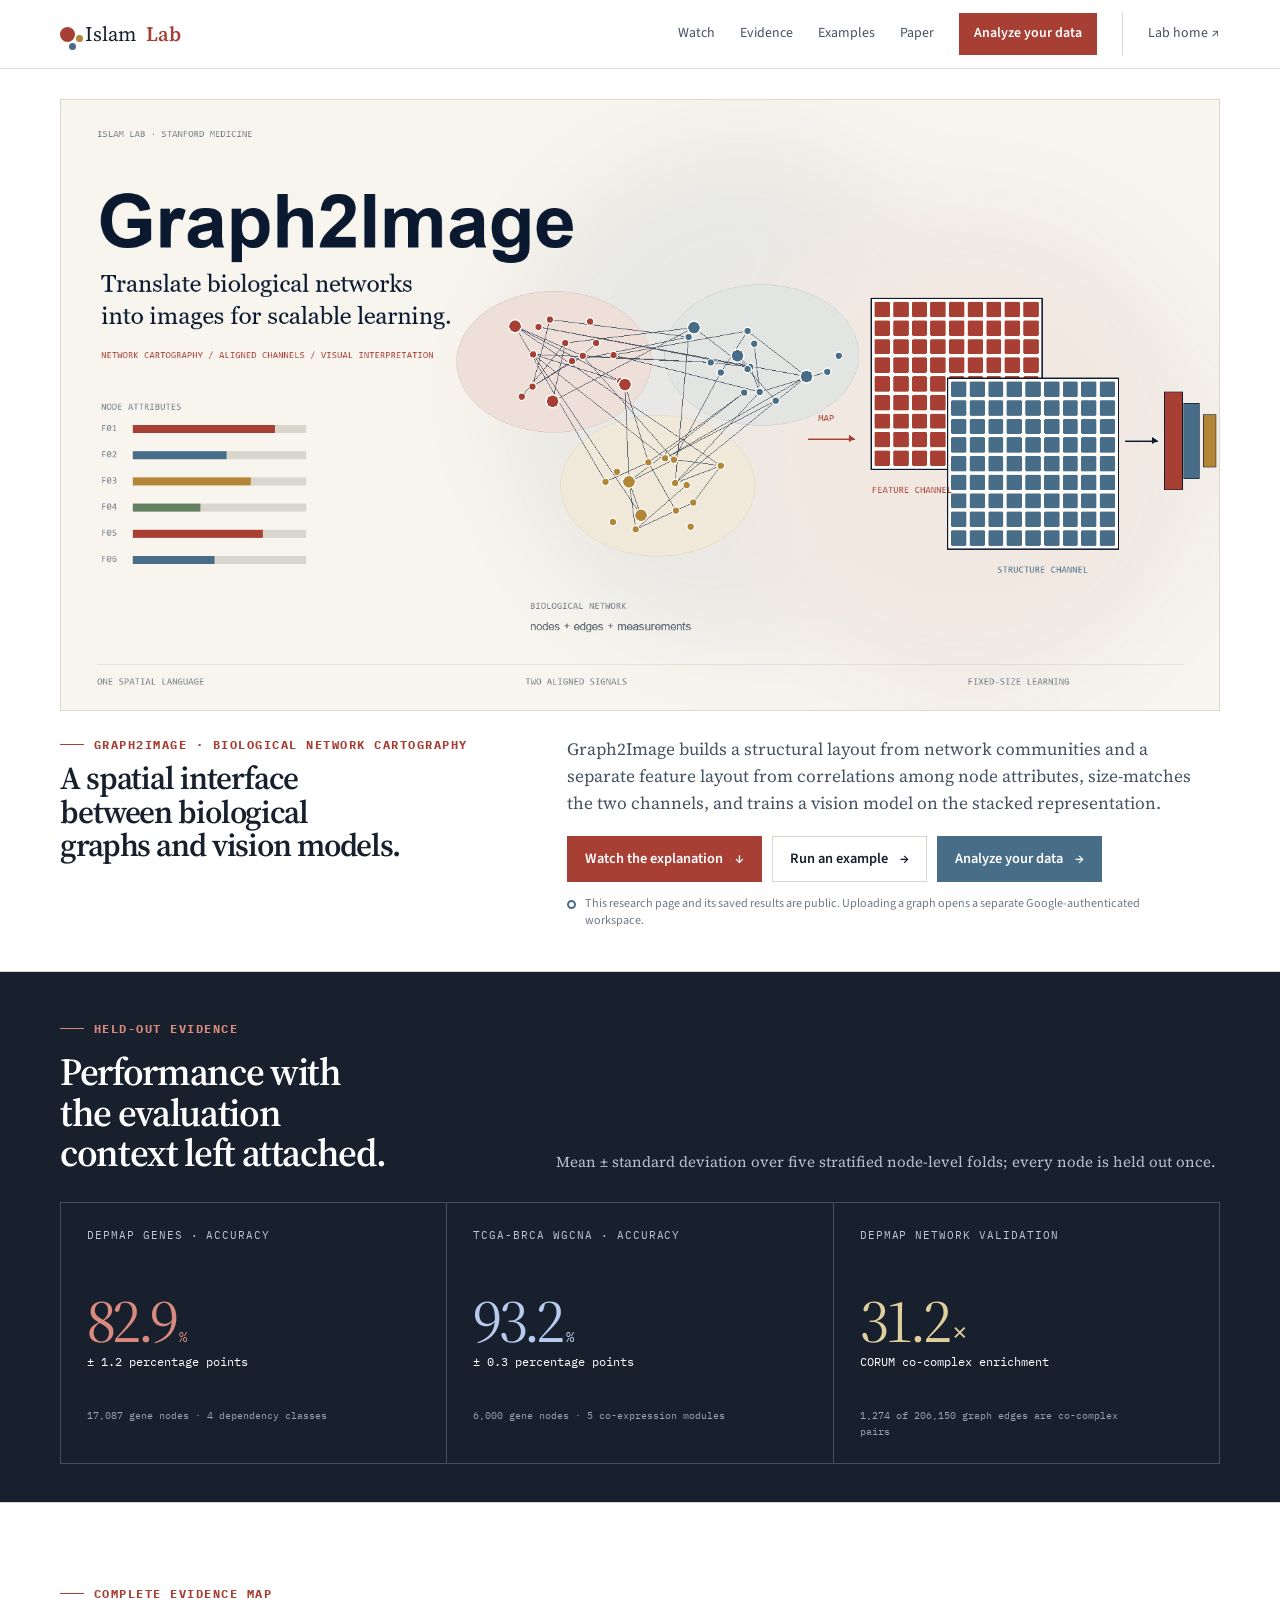
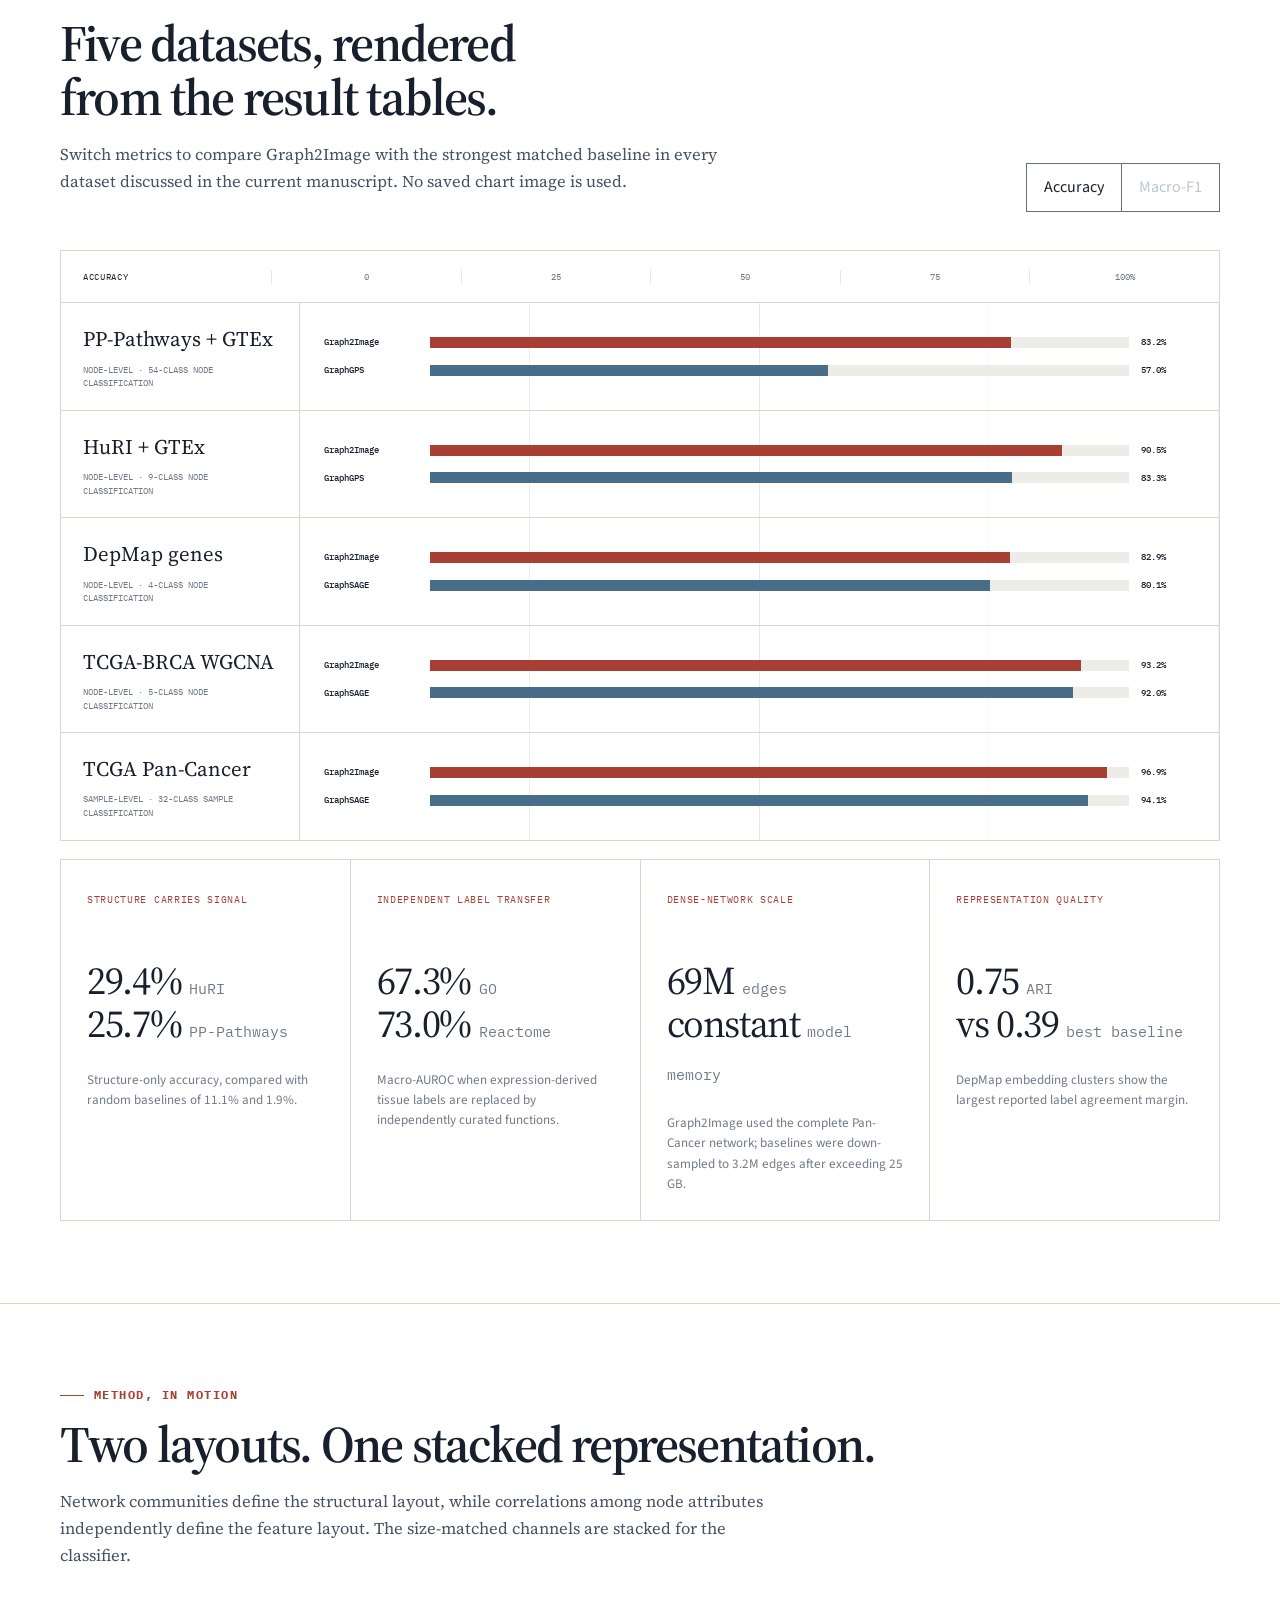
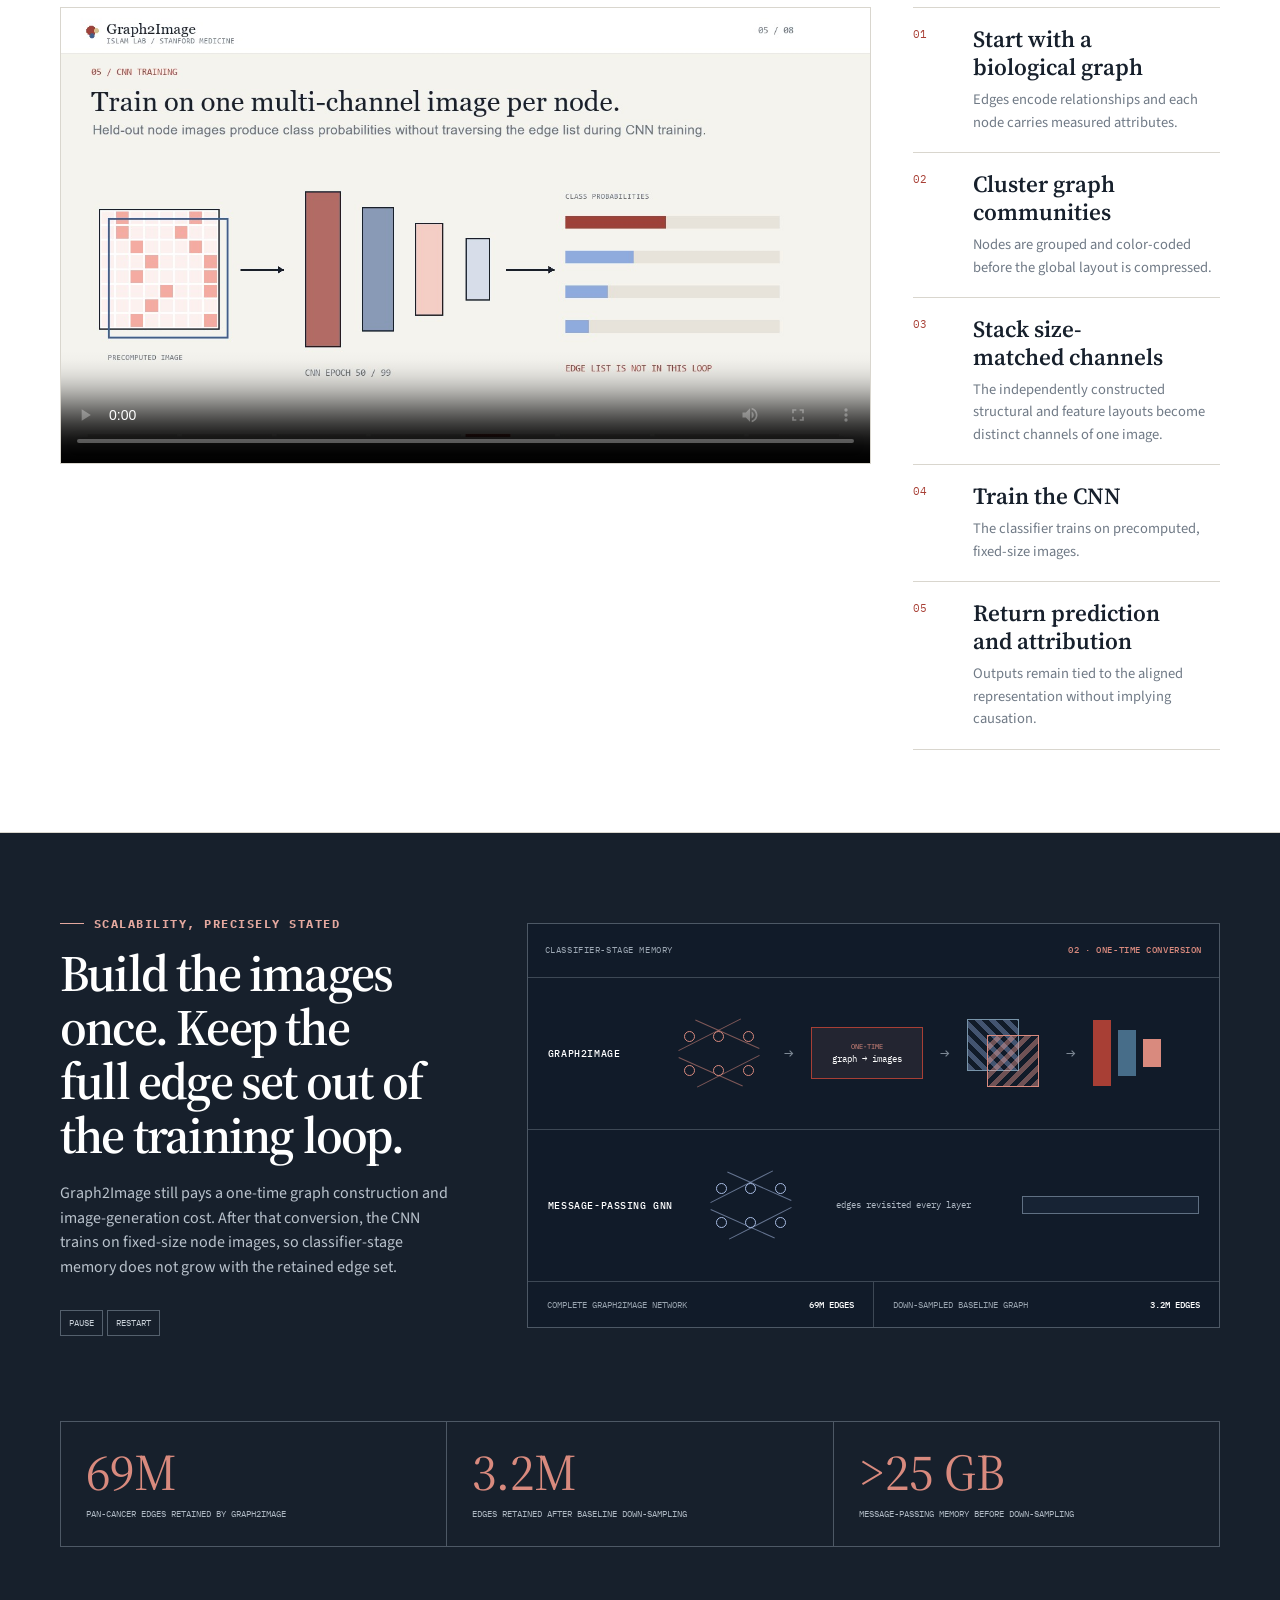
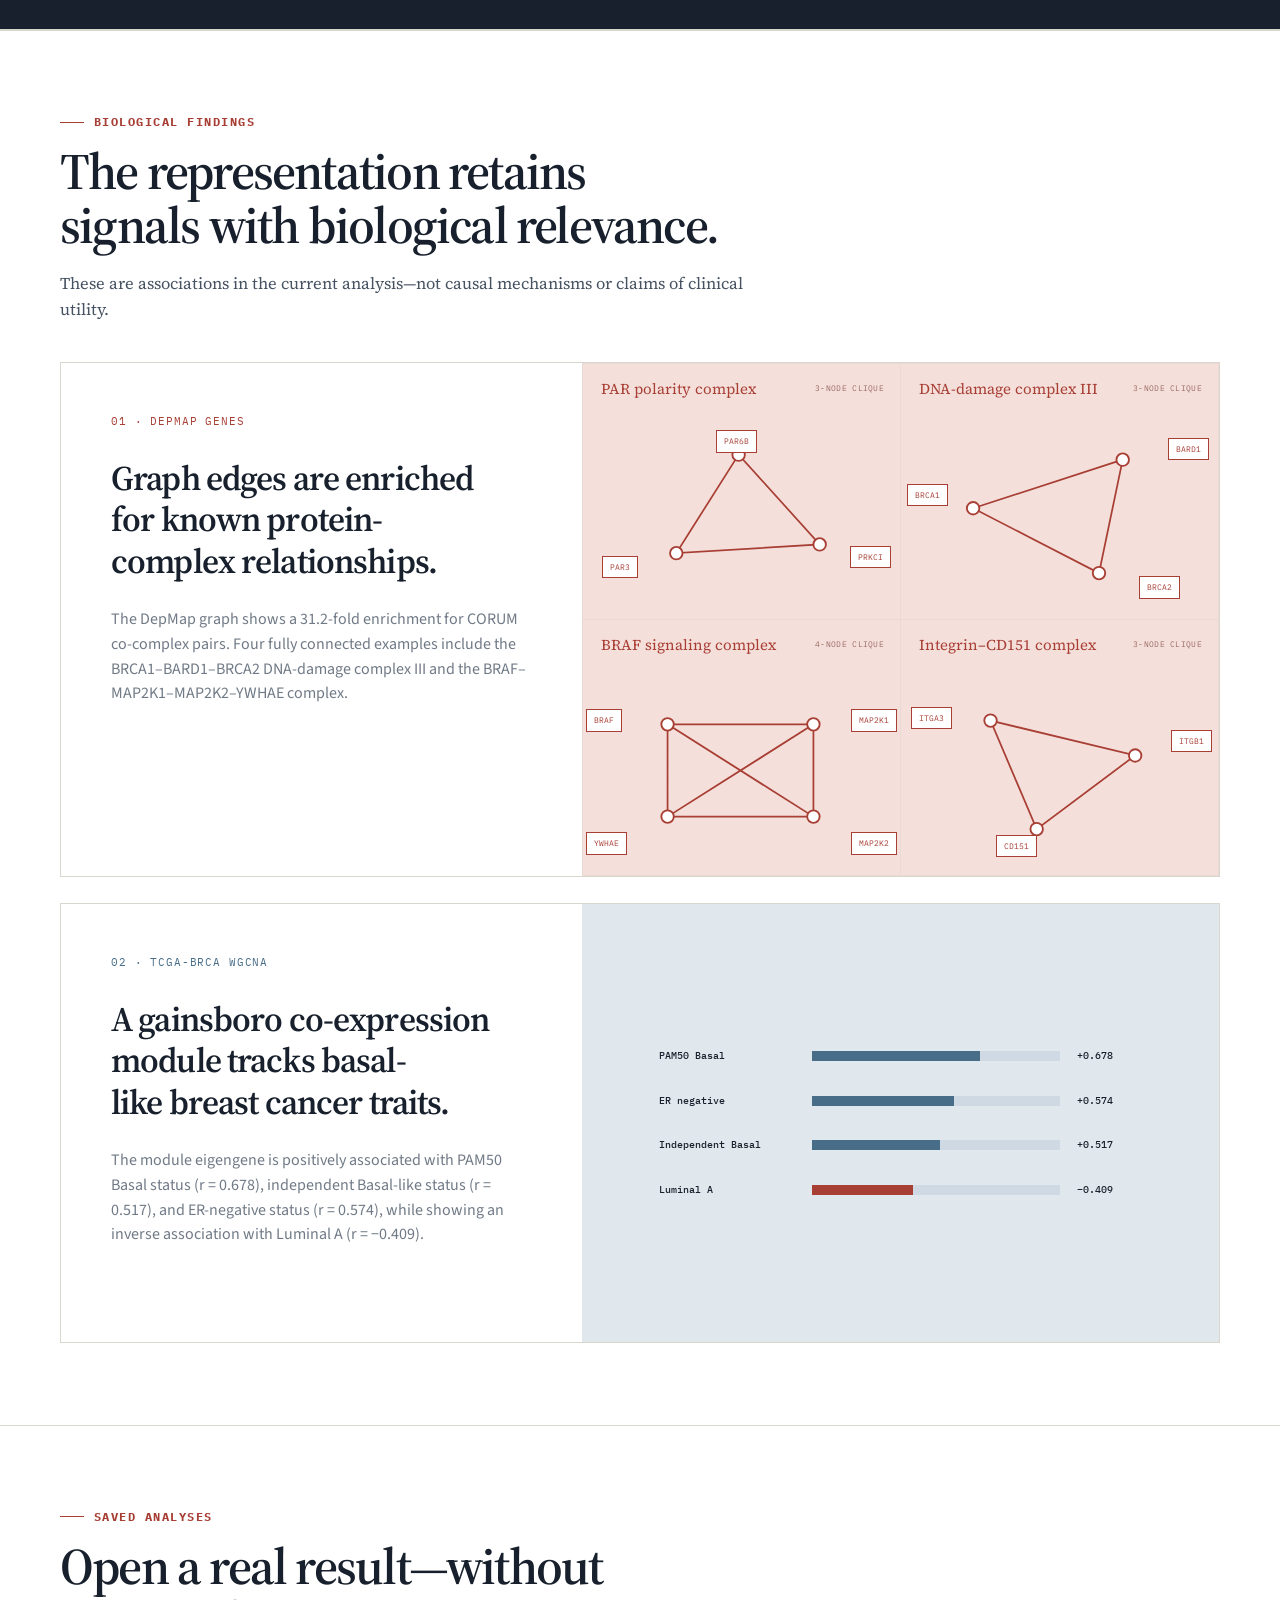
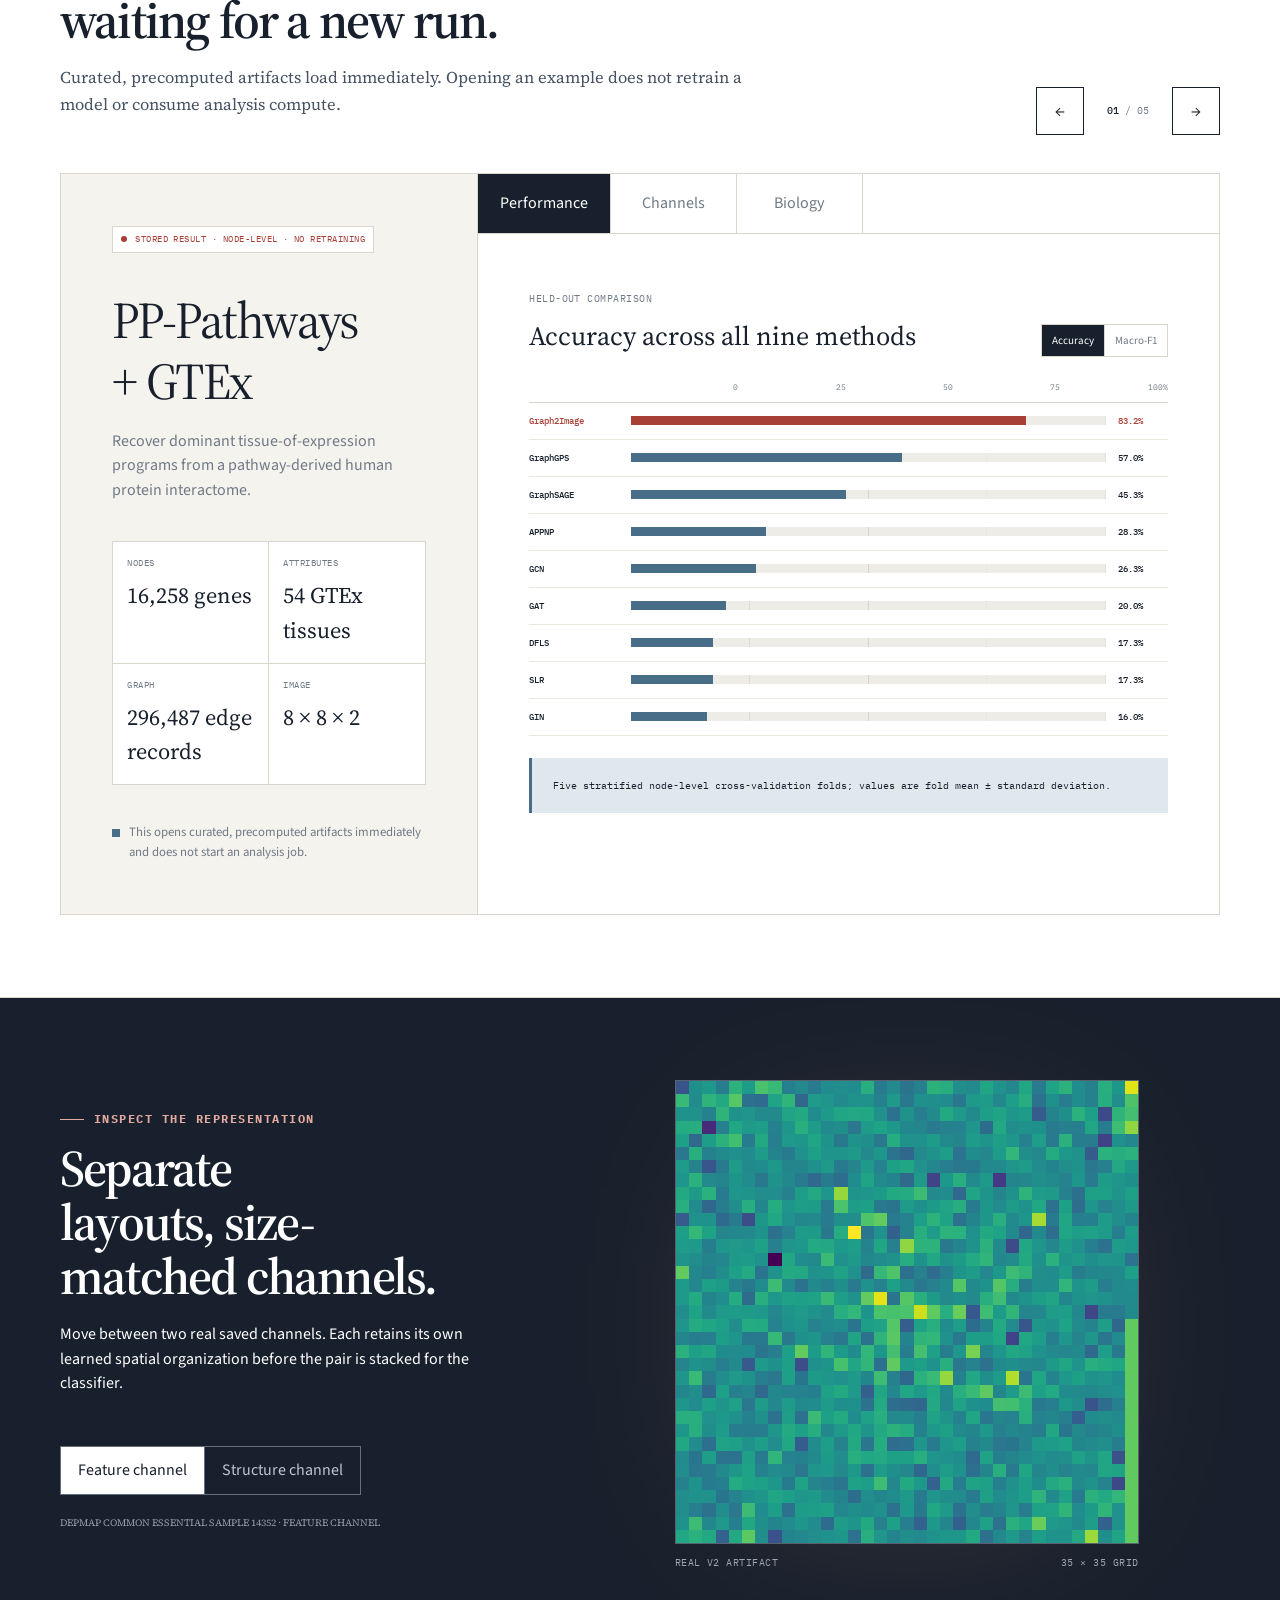
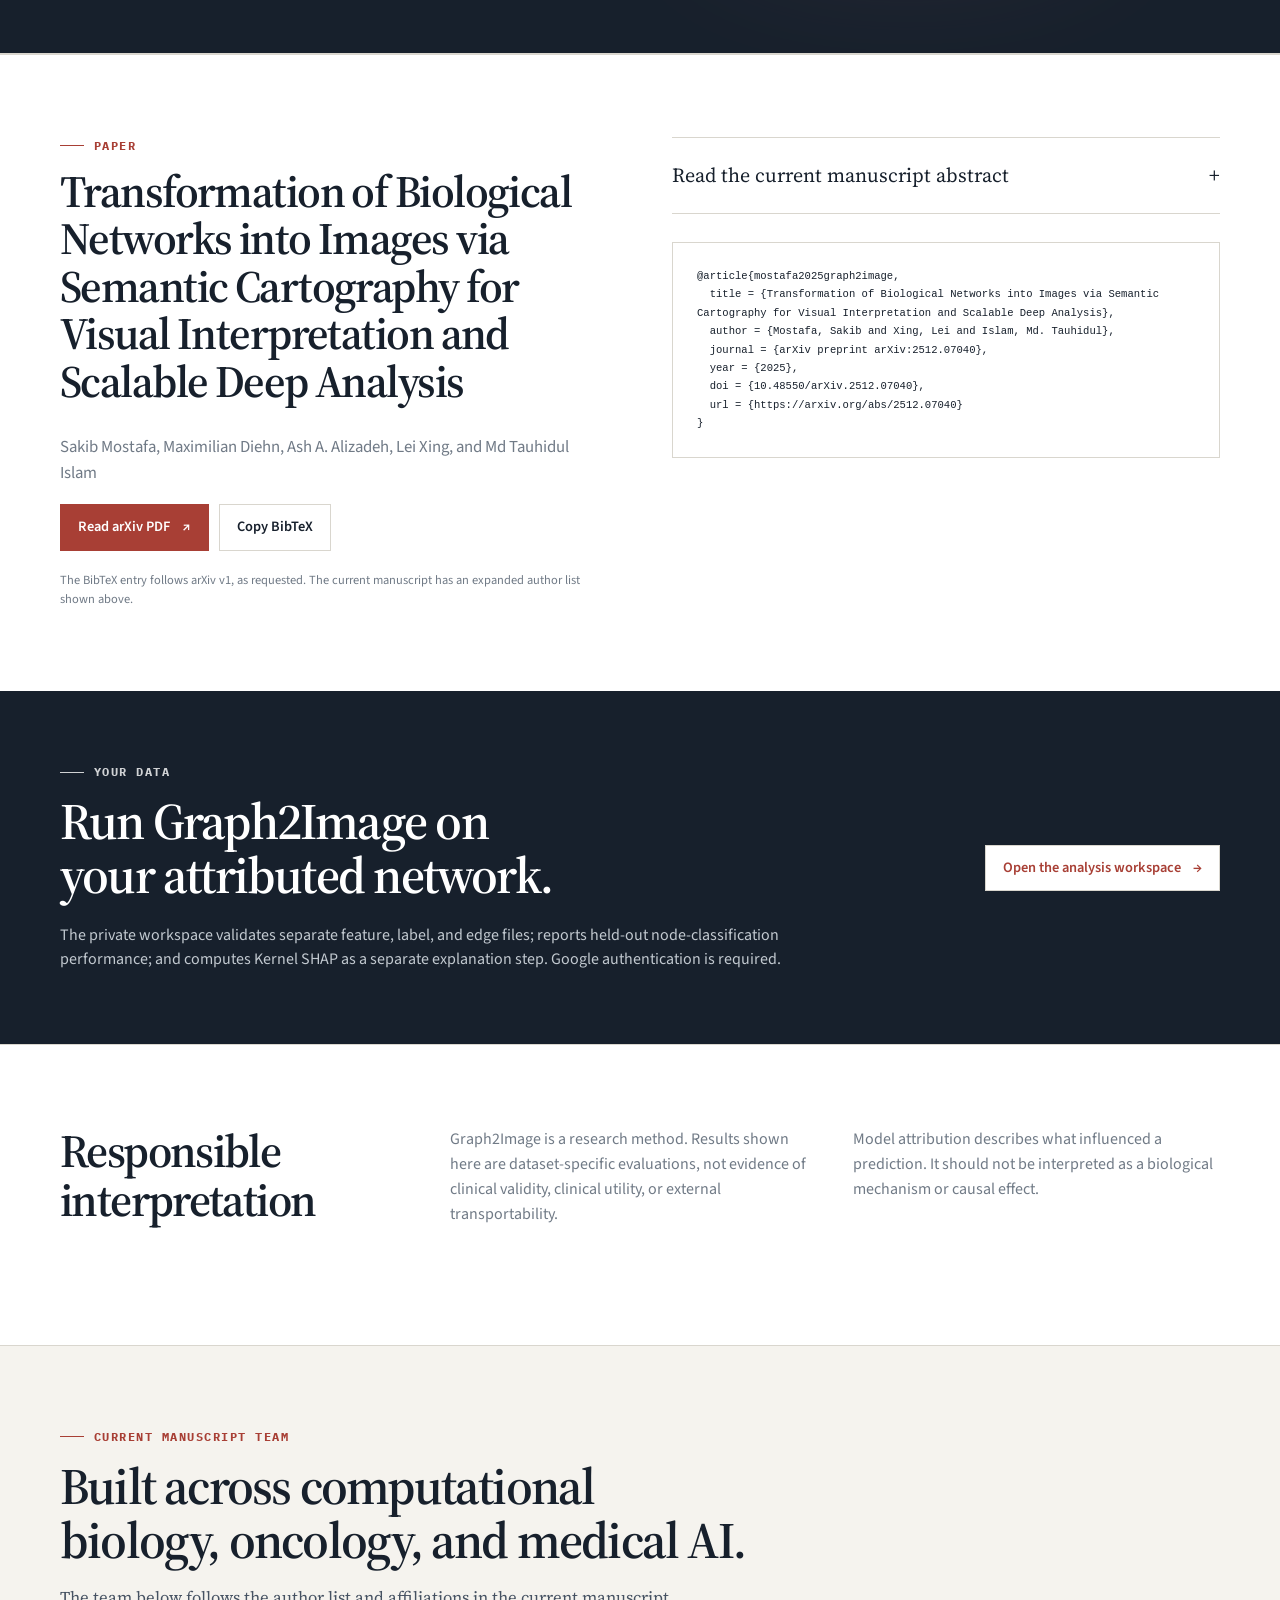
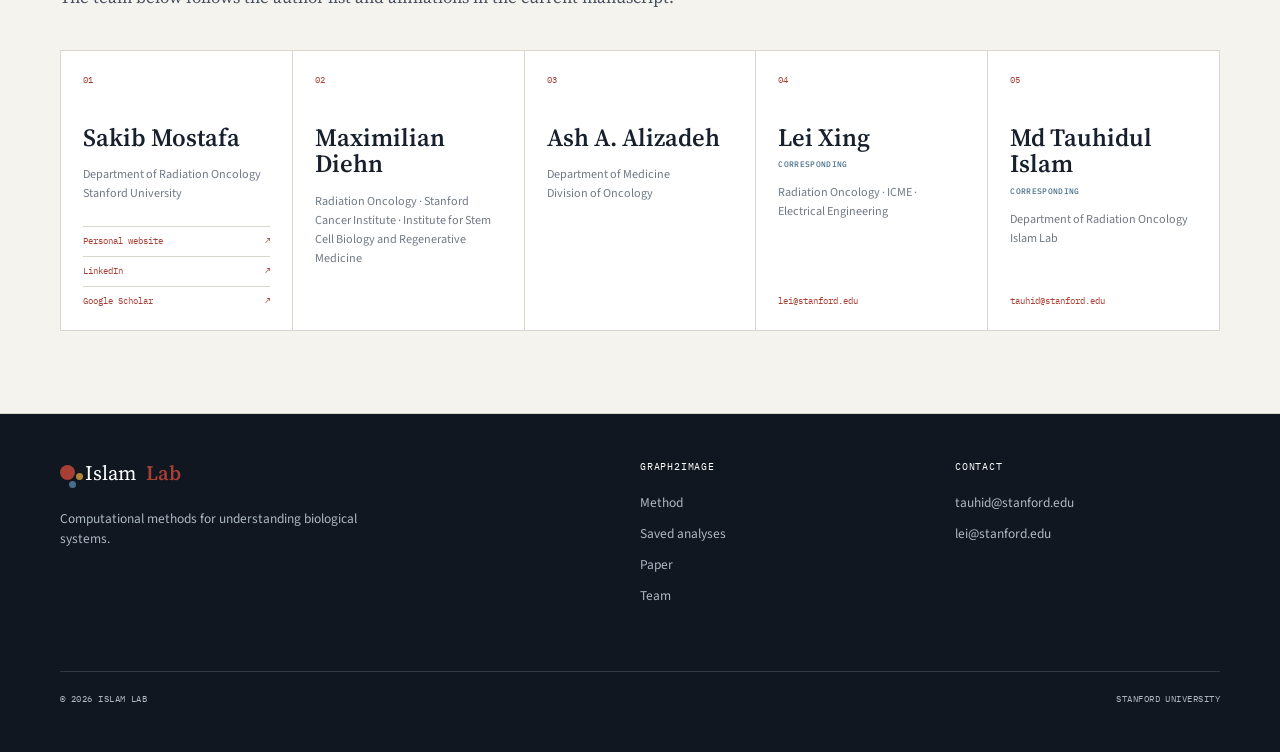
<file: graph2image/index.html>
<!doctype html>
<html lang="en">
<head>
  <meta charset="utf-8">
  <meta name="viewport" content="width=device-width, initial-scale=1">
  <meta name="description" content="Graph2Image transforms biological networks into aligned feature and structure images for scalable prediction and interpretation.">
  <meta name="theme-color" content="#f5f3ee">
  <meta property="og:title" content="Graph2Image · Islam Lab">
  <meta property="og:description" content="Transform biological networks into aligned images for scalable prediction and interpretation.">
  <meta property="og:image" content="public/assets/graph2image-cover.png">
  <title>Graph2Image · Islam Lab</title>
  <link rel="preconnect" href="https://fonts.googleapis.com">
  <link rel="preconnect" href="https://fonts.gstatic.com" crossorigin>
  <link href="https://fonts.googleapis.com/css2?family=IBM+Plex+Mono:wght@400;500&family=Source+Sans+3:wght@400;500;600&family=Source+Serif+4:opsz,wght@8..60,400;8..60,500&display=swap" rel="stylesheet">
  <link rel="stylesheet" href="styles.css?v=20260809-responsive">
  <script src="app.js" defer></script>
</head>
<body>
  <a class="skip-link" href="#main">Skip to content</a>
  <header class="site-header">
    <div class="shell nav-shell">
      <a class="brand" href="https://islamlab.org/" aria-label="Islam Lab home">
        <span class="glyph" aria-hidden="true"></span>Islam<b>Lab</b>
      </a>
      <button class="nav-toggle" type="button" aria-expanded="false" aria-controls="primary-nav"><span></span><span></span><span></span><b class="sr-only">Menu</b></button>
      <nav id="primary-nav" aria-label="Primary navigation">
        <a href="#method">Watch</a>
        <a href="#evidence">Evidence</a>
        <a href="#examples">Examples</a>
        <a href="#paper">Paper</a>
        <a class="nav-cta" href="https://app.islamlab.org/graph2image/">Analyze your data</a>
        <a class="lab-link" href="https://islamlab.org/">Lab home <span aria-hidden="true">↗</span></a>
      </nav>
    </div>
  </header>

  <main id="main">
    <section class="hero" aria-labelledby="hero-title">
      <div class="shell">
        <figure class="project-cover reveal">
          <img src="public/assets/graph2image-cover.png" alt="Graph2Image cover showing a biological network transformed into aligned feature and structure image channels">
        </figure>
        <div class="hero-callout reveal" data-delay="1">
          <div>
            <p class="eyebrow"><span></span> Graph2Image · biological network cartography</p>
            <h1 id="hero-title">A spatial interface between biological graphs and vision models.</h1>
          </div>
          <div>
            <p class="lede">Graph2Image builds a structural layout from network communities and a separate feature layout from correlations among node attributes, size-matches the two channels, and trains a vision model on the stacked representation.</p>
            <div class="button-row">
              <a class="button button-primary" href="#method">Watch the explanation <span aria-hidden="true">↓</span></a>
              <a class="button button-quiet" href="#examples">Run an example <span aria-hidden="true">→</span></a>
              <a class="button button-accent" href="https://app.islamlab.org/graph2image/">Analyze your data <span aria-hidden="true">→</span></a>
            </div>
            <p class="boundary-note"><span class="open-dot" aria-hidden="true"></span> This research page and its saved results are public. Uploading a graph opens a separate Google-authenticated workspace.</p>
          </div>
        </div>
      </div>
    </section>

    <section class="evidence-band" id="evidence" aria-labelledby="evidence-title">
      <div class="shell">
        <div class="section-intro inverse reveal">
          <p class="eyebrow"><span></span> Held-out evidence</p>
          <h2 id="evidence-title">Performance with the evaluation context left attached.</h2>
          <p>Mean ± standard deviation over five stratified node-level folds; every node is held out once.</p>
        </div>
        <div class="metric-grid">
          <article class="metric-card reveal" data-provenance="depmap-accuracy">
            <p class="metric-label">DepMap genes · accuracy</p><p class="metric-value">82.9<span>%</span></p><p class="metric-uncertainty">± 1.2 percentage points</p><p class="metric-context">17,087 gene nodes · 4 dependency classes</p>
          </article>
          <article class="metric-card reveal" data-delay="1" data-provenance="tcga-accuracy">
            <p class="metric-label">TCGA-BRCA WGCNA · accuracy</p><p class="metric-value blue-text">93.2<span>%</span></p><p class="metric-uncertainty">± 0.3 percentage points</p><p class="metric-context">6,000 gene nodes · 5 co-expression modules</p>
          </article>
          <article class="metric-card reveal" data-delay="2" data-provenance="corum-enrichment-or">
            <p class="metric-label">DepMap network validation</p><p class="metric-value sand-text">31.2<span class="metric-multiplier">×</span></p><p class="metric-uncertainty">CORUM co-complex enrichment</p><p class="metric-context">1,274 of 206,150 graph edges are co-complex pairs</p>
          </article>
        </div>
      </div>
    </section>

    <section class="atlas section-rule" id="atlas" aria-labelledby="atlas-title">
      <div class="shell">
        <div class="atlas-heading reveal">
          <div class="section-intro compact">
            <p class="eyebrow"><span></span> Complete evidence map</p>
            <h2 id="atlas-title">Five datasets, rendered from the result tables.</h2>
            <p>Switch metrics to compare Graph2Image with the strongest matched baseline in every dataset discussed in the current manuscript. No saved chart image is used.</p>
          </div>
          <div class="segmented atlas-toggle" role="group" aria-label="Evidence metric">
            <button class="active" type="button" data-atlas-metric="accuracy">Accuracy</button>
            <button type="button" data-atlas-metric="f1">Macro-F1</button>
          </div>
        </div>
        <div id="atlas-chart" class="atlas-chart reveal" aria-live="polite"></div>
        <div class="evidence-ledger">
          <article class="ledger-card reveal" data-provenance="structure-only-ablation">
            <span>Structure carries signal</span><h3>29.4% <i>HuRI</i><br>25.7% <i>PP-Pathways</i></h3><p>Structure-only accuracy, compared with random baselines of 11.1% and 1.9%.</p>
          </article>
          <article class="ledger-card reveal" data-delay="1" data-provenance="pp-label-transfer">
            <span>Independent label transfer</span><h3>67.3% <i>GO</i><br>73.0% <i>Reactome</i></h3><p>Macro-AUROC when expression-derived tissue labels are replaced by independently curated functions.</p>
          </article>
          <article class="ledger-card reveal" data-delay="2" data-provenance="pan-scaling">
            <span>Dense-network scale</span><h3>69M <i>edges</i><br>constant <i>model memory</i></h3><p>Graph2Image used the complete Pan-Cancer network; baselines were down-sampled to 3.2M edges after exceeding 25 GB.</p>
          </article>
          <article class="ledger-card reveal" data-provenance="depmap-embedding-ari">
            <span>Representation quality</span><h3>0.75 <i>ARI</i><br>vs 0.39 <i>best baseline</i></h3><p>DepMap embedding clusters show the largest reported label agreement margin.</p>
          </article>
        </div>
      </div>
    </section>

    <section class="method section-rule" id="method" aria-labelledby="method-title">
      <div class="shell">
        <div class="section-intro reveal">
          <p class="eyebrow"><span></span> Method, in motion</p>
          <h2 id="method-title">Two layouts. One stacked representation.</h2>
          <p>Network communities define the structural layout, while correlations among node attributes independently define the feature layout. The size-matched channels are stacked for the classifier.</p>
        </div>
        <div class="video-grid reveal">
          <div class="video-frame">
            <video controls preload="metadata" poster="public/assets/graph2image-process-poster.jpg?v=paper2">
              <source src="public/assets/graph2image-process.mp4?v=paper2" type="video/mp4">
              <track default kind="captions" srclang="en" label="English" src="public/assets/graph2image-process.vtt?v=paper2">
              Your browser does not support embedded video. <a href="public/assets/graph2image-process.mp4?v=paper2">Download the narrated process video</a>.
            </video>
          </div>
          <ol class="method-steps">
            <li><span>01</span><div><h3>Start with a biological graph</h3><p>Edges encode relationships and each node carries measured attributes.</p></div></li>
            <li><span>02</span><div><h3>Cluster graph communities</h3><p>Nodes are grouped and color-coded before the global layout is compressed.</p></div></li>
            <li><span>03</span><div><h3>Stack size-matched channels</h3><p>The independently constructed structural and feature layouts become distinct channels of one image.</p></div></li>
            <li><span>04</span><div><h3>Train the CNN</h3><p>The classifier trains on precomputed, fixed-size images.</p></div></li>
            <li><span>05</span><div><h3>Return prediction and attribution</h3><p>Outputs remain tied to the aligned representation without implying causation.</p></div></li>
          </ol>
        </div>
      </div>
    </section>

    <section class="scalability section-rule" id="scalability" aria-labelledby="scalability-title" data-provenance="classifier-memory-scaling">
      <div class="shell scale-grid">
        <div class="section-intro compact reveal">
          <p class="eyebrow"><span></span> Scalability, precisely stated</p>
          <h2 id="scalability-title">Build the images once. Keep the full edge set out of the training loop.</h2>
          <p>Graph2Image still pays a one-time graph construction and image-generation cost. After that conversion, the CNN trains on fixed-size node images, so classifier-stage memory does not grow with the retained edge set.</p>
          <div class="scale-controls motion-controls" aria-label="Scalability animation controls">
            <button id="scale-toggle" type="button" aria-pressed="false">Pause</button>
            <button id="scale-restart" type="button">Restart</button>
          </div>
        </div>
        <div class="scale-animation reveal" id="scale-animation" role="img" aria-label="Animated comparison: Graph2Image converts the network once and repeatedly trains on fixed-size images, while a message-passing GNN revisits retained edges at every layer and exceeds memory at dense Pan-Cancer scale">
          <div class="scale-head"><span>Classifier-stage memory</span><b id="scale-phase">01 · Full network</b></div>
          <div class="scale-pipeline g2i-pipeline">
            <strong>Graph2Image</strong>
            <div class="network-glyph coral-network"><i></i><i></i><i></i><i></i><i></i><i></i></div>
            <span class="pipeline-arrow">→</span>
            <div class="precompute-box"><small>one-time</small>graph → images</div>
            <span class="pipeline-arrow">→</span>
            <div class="image-deck"><i></i><i></i></div>
            <span class="pipeline-arrow">→</span>
            <div class="cnn-glyph"><i></i><i></i><i></i></div>
          </div>
          <div class="scale-pipeline gnn-pipeline">
            <strong>Message-passing GNN</strong>
            <div class="network-glyph blue-network"><i></i><i></i><i></i><i></i><i></i><i></i></div>
            <span class="repeat-label">edges revisited every layer</span>
            <div class="memory-meter"><i></i><b>&gt;25 GB</b></div>
          </div>
          <div class="scale-axis"><span>complete Graph2Image network<strong>69M edges</strong></span><span>down-sampled baseline graph<strong>3.2M edges</strong></span></div>
        </div>
        <div class="scale-facts reveal">
          <article><strong>69M</strong><span>Pan-Cancer edges retained by Graph2Image</span></article>
          <article><strong>3.2M</strong><span>edges retained after baseline down-sampling</span></article>
          <article><strong>&gt;25 GB</strong><span>message-passing memory before down-sampling</span></article>
        </div>
      </div>
    </section>

    <section class="biology section-rule" aria-labelledby="biology-title">
      <div class="shell">
        <div class="section-intro reveal">
          <p class="eyebrow"><span></span> Biological findings</p>
          <h2 id="biology-title">The representation retains signals with biological relevance.</h2>
          <p>These are associations in the current analysis—not causal mechanisms or claims of clinical utility.</p>
        </div>
        <div class="story-grid">
          <article class="story story-coral reveal" data-provenance="corum-enrichment-or">
            <div class="story-copy">
              <p class="story-index">01 · DepMap genes</p>
              <h3>Graph edges are enriched for known protein-complex relationships.</h3>
              <p>The DepMap graph shows a 31.2-fold enrichment for CORUM co-complex pairs. Four fully connected examples include the BRCA1–BARD1–BRCA2 DNA-damage complex III and the BRAF–MAP2K1–MAP2K2–YWHAE complex.</p>
            </div>
            <div class="complex-visual" aria-label="Four verified fully connected CORUM examples, including three three-node cliques and one four-node clique">
              <div class="complex complex-wide"><b>PAR polarity complex</b><em>3-node clique</em><svg viewBox="0 0 200 150"><path d="M48 110L98 31L163 103Z"/><circle cx="48" cy="110" r="5"/><circle cx="98" cy="31" r="5"/><circle cx="163" cy="103" r="5"/></svg><span class="gene g1">PAR3</span><span class="gene g2">PAR6B</span><span class="gene g3">PRKCI</span></div>
              <div class="complex complex-tall"><b>DNA-damage complex III</b><em>3-node clique</em><svg viewBox="0 0 200 150"><path d="M31 74L151 35L132 126Z"/><circle cx="31" cy="74" r="5"/><circle cx="151" cy="35" r="5"/><circle cx="132" cy="126" r="5"/></svg><span class="gene g1">BRCA1</span><span class="gene g2">BARD1</span><span class="gene g3">BRCA2</span></div>
              <div class="complex complex-four"><b>BRAF signaling complex</b><em>4-node clique</em><svg viewBox="0 0 200 150"><path d="M41 42H158V116H41ZM41 42L158 116M158 42L41 116"/><circle cx="41" cy="42" r="5"/><circle cx="158" cy="42" r="5"/><circle cx="158" cy="116" r="5"/><circle cx="41" cy="116" r="5"/></svg><span class="gene g1">BRAF</span><span class="gene g2">MAP2K1</span><span class="gene g3">MAP2K2</span><span class="gene g4">YWHAE</span></div>
              <div class="complex complex-low"><b>Integrin–CD151 complex</b><em>3-node clique</em><svg viewBox="0 0 200 150"><path d="M45 39L161 67L82 126Z"/><circle cx="45" cy="39" r="5"/><circle cx="161" cy="67" r="5"/><circle cx="82" cy="126" r="5"/></svg><span class="gene g1">ITGA3</span><span class="gene g2">ITGB1</span><span class="gene g3">CD151</span></div>
            </div>
          </article>
          <article class="story story-blue reveal" data-provenance="tcga-gainsboro-associations">
            <div class="story-copy">
              <p class="story-index">02 · TCGA-BRCA WGCNA</p>
              <h3>A gainsboro co-expression module tracks basal-like breast cancer traits.</h3>
              <p>The module eigengene is positively associated with PAM50 Basal status (r = 0.678), independent Basal-like status (r = 0.517), and ER-negative status (r = 0.574), while showing an inverse association with Luminal A (r = −0.409).</p>
            </div>
            <div class="association-plot" role="img" aria-label="Selected correlations for the TCGA-BRCA gainsboro module" data-provenance="tcga-gainsboro-associations">
              <div><span>PAM50 Basal</span><i style="--v:67.8%" class="positive"></i><b>+0.678</b></div>
              <div><span>ER negative</span><i style="--v:57.4%" class="positive"></i><b>+0.574</b></div>
              <div><span>Independent Basal</span><i style="--v:51.7%" class="positive"></i><b>+0.517</b></div>
              <div><span>Luminal A</span><i style="--v:40.9%" class="negative"></i><b>−0.409</b></div>
            </div>
          </article>
        </div>
      </div>
    </section>

    <section class="examples section-rule" id="examples" aria-labelledby="examples-title">
      <div class="shell">
        <div class="examples-heading reveal">
          <div class="section-intro compact">
            <p class="eyebrow"><span></span> Saved analyses</p>
            <h2 id="examples-title">Open a real result—without waiting for a new run.</h2>
            <p>Curated, precomputed artifacts load immediately. Opening an example does not retrain a model or consume analysis compute.</p>
          </div>
          <div class="carousel-controls" aria-label="Saved example controls"><button id="example-prev" type="button" aria-label="Previous saved example">←</button><span><b id="example-current">01</b> / <i id="example-total">05</i></span><button id="example-next" type="button" aria-label="Next saved example">→</button></div>
        </div>
        <div id="example-viewer" class="example-viewer reveal" aria-live="polite"></div>
      </div>
    </section>

    <section class="channels section-rule" aria-labelledby="channels-title">
      <div class="shell channel-grid">
        <div class="section-intro compact reveal">
          <p class="eyebrow"><span></span> Inspect the representation</p>
          <h2 id="channels-title">Separate layouts, size-matched channels.</h2>
          <p>Move between two real saved channels. Each retains its own learned spatial organization before the pair is stacked for the classifier.</p>
          <div class="segmented" role="group" aria-label="Channel selection">
            <button class="active" type="button" data-channel="feature">Feature channel</button>
            <button type="button" data-channel="structure">Structure channel</button>
          </div>
          <p class="channel-note" id="channel-note">DepMap Common Essential sample 14352 · feature channel</p>
        </div>
        <figure class="channel-inspector reveal">
          <div class="channel-glow"></div>
          <img id="channel-image" src="public/assets/examples/depmap-feature.png" alt="Feature channel from the saved DepMap Common Essential example">
          <figcaption><span>Real V2 artifact</span><span>35 × 35 grid</span></figcaption>
        </figure>
      </div>
    </section>

    <section class="paper section-rule" id="paper" aria-labelledby="paper-title">
      <div class="shell paper-grid">
        <div class="paper-lead reveal">
          <p class="eyebrow"><span></span> Paper</p>
          <h2 id="paper-title">Transformation of Biological Networks into Images via Semantic Cartography for Visual Interpretation and Scalable Deep Analysis</h2>
          <p class="authors">Sakib Mostafa, Maximilian Diehn, Ash A. Alizadeh, Lei Xing, and Md Tauhidul Islam</p>
          <div class="button-row"><a class="button button-primary" href="https://arxiv.org/pdf/2512.07040" target="_blank" rel="noreferrer">Read arXiv PDF <span aria-hidden="true">↗</span></a><button class="button button-quiet" id="copy-bibtex" type="button">Copy BibTeX</button></div>
          <p class="citation-note">The BibTeX entry follows arXiv v1, as requested. The current manuscript has an expanded author list shown above.</p>
        </div>
        <div class="paper-detail reveal">
          <details>
            <summary>Read the current manuscript abstract <span>+</span></summary>
            <p>Complex biological networks are fundamental to biomedical science, capturing interactions among molecules, cells, genes, and tissues. Deciphering these networks is critical for understanding health and disease, yet their scale and complexity represent a daunting challenge for current computational methods. Traditional biological network analysis methods, including deep learning approaches, while powerful, face inherent challenges such as limited scalability, oversmoothing long-range dependencies, difficulty in multimodal integration, expressivity bounds, and poor interpretability. Here, we present Graph2Image, a framework that transforms large biological networks into sets of two-dimensional images by spatially arranging representative network nodes on a 2D grid. This transformation decouples the nodes as images, enabling the use of convolutional neural networks with global receptive fields and multi-scale pyramids, thus overcoming limitations of existing biological network analysis methods in scalability, memory efficiency, and long-range context capture. Graph2Image also facilitates seamless integration with other omics modalities and enhances interpretability through direct visualization of node-associated images. When applied to several large-scale biological network datasets, Graph2Image improved classification accuracy by up to 26.2% over the strongest graph neural network baseline. Beyond predictive performance, Graph2Image generated interpretable attributions that captured biologically and therapeutically relevant cancer dependencies, distinguishing cancer-differentiating genes from housekeeping genes. Applied to breast cancer networks, Graph2Image identified a co-expression module associated with basal-like breast cancer and linked it to genes currently being pursued as therapeutic targets. The proposed approach scales linearly with graph size, whereas conventional graph neural networks require iterative message passing over the graph, resulting in substantially higher computational costs for large networks. Graph2Image thus provides a scalable and interpretable approach to biological network analysis that enables the identification of disease-relevant targets and the mechanistic study of complex biological systems.</p>
          </details>
          <pre id="bibtex" tabindex="0"><code>@article{mostafa2025graph2image,
  title = {Transformation of Biological Networks into Images via Semantic Cartography for Visual Interpretation and Scalable Deep Analysis},
  author = {Mostafa, Sakib and Xing, Lei and Islam, Md. Tauhidul},
  journal = {arXiv preprint arXiv:2512.07040},
  year = {2025},
  doi = {10.48550/arXiv.2512.07040},
  url = {https://arxiv.org/abs/2512.07040}
}</code></pre>
        </div>
      </div>
    </section>

    <section class="analyze" aria-labelledby="analyze-title">
      <div class="shell analyze-grid reveal">
        <div><p class="eyebrow"><span></span> Your data</p><h2 id="analyze-title">Run Graph2Image on your attributed network.</h2><p>The private workspace validates separate feature, label, and edge files; reports held-out node-classification performance; and computes Kernel SHAP as a separate explanation step. Google authentication is required.</p></div>
        <a class="button button-light" href="https://app.islamlab.org/graph2image/">Open the analysis workspace <span aria-hidden="true">→</span></a>
      </div>
    </section>

    <section class="limitations section-rule" aria-labelledby="limitations-title">
      <div class="shell limitations-grid">
        <h2 id="limitations-title">Responsible interpretation</h2>
        <div><p>Graph2Image is a research method. Results shown here are dataset-specific evaluations, not evidence of clinical validity, clinical utility, or external transportability.</p><p>Model attribution describes what influenced a prediction. It should not be interpreted as a biological mechanism or causal effect.</p></div>
      </div>
    </section>

    <section class="team section-rule" id="team" aria-labelledby="team-title" data-provenance="current-team">
      <div class="shell">
        <div class="section-intro reveal">
          <p class="eyebrow"><span></span> Current manuscript team</p>
          <h2 id="team-title">Built across computational biology, oncology, and medical AI.</h2>
          <p>The team below follows the author list and affiliations in the current manuscript.</p>
        </div>
        <div class="team-grid">
          <article class="team-card reveal"><span>01</span><h3>Sakib Mostafa</h3><p>Department of Radiation Oncology<br>Stanford University</p><div class="team-links" role="group" aria-label="Sakib Mostafa profiles"><a href="https://sakibmostafa.com/" target="_blank" rel="noopener noreferrer">Personal website <span aria-hidden="true">↗</span></a><a href="https://www.linkedin.com/in/sakib-mostafa/" target="_blank" rel="noopener noreferrer">LinkedIn <span aria-hidden="true">↗</span></a><a href="https://scholar.google.com/citations?user=iDKl2-AAAAAJ&amp;hl=en" target="_blank" rel="noopener noreferrer">Google Scholar <span aria-hidden="true">↗</span></a></div></article>
          <article class="team-card reveal" data-delay="1"><span>02</span><h3>Maximilian Diehn</h3><p>Radiation Oncology · Stanford Cancer Institute · Institute for Stem Cell Biology and Regenerative Medicine</p></article>
          <article class="team-card reveal" data-delay="2"><span>03</span><h3>Ash A. Alizadeh</h3><p>Department of Medicine<br>Division of Oncology</p></article>
          <article class="team-card reveal"><span>04</span><h3>Lei Xing <small>corresponding</small></h3><p>Radiation Oncology · ICME · Electrical Engineering</p><a href="mailto:lei@stanford.edu">lei@stanford.edu</a></article>
          <article class="team-card reveal" data-delay="1"><span>05</span><h3>Md Tauhidul Islam <small>corresponding</small></h3><p>Department of Radiation Oncology<br>Islam Lab</p><a href="mailto:tauhid@stanford.edu">tauhid@stanford.edu</a></article>
        </div>
      </div>
    </section>
  </main>

  <footer>
    <div class="shell footer-grid"><div><a class="brand footer-brand" href="https://islamlab.org/"><span class="glyph" aria-hidden="true"></span>Islam<b>Lab</b></a><p>Computational methods for understanding biological systems.</p></div><div><p class="footer-label">Graph2Image</p><a href="#method">Method</a><a href="#examples">Saved analyses</a><a href="#paper">Paper</a><a href="#team">Team</a></div><div><p class="footer-label">Contact</p><a href="mailto:tauhid@stanford.edu">tauhid@stanford.edu</a><a href="mailto:lei@stanford.edu">lei@stanford.edu</a></div></div>
    <div class="shell footer-bottom"><span>© <span id="year">2026</span> Islam Lab</span><span>Stanford University</span></div>
  </footer>

</body>
</html>
</file>
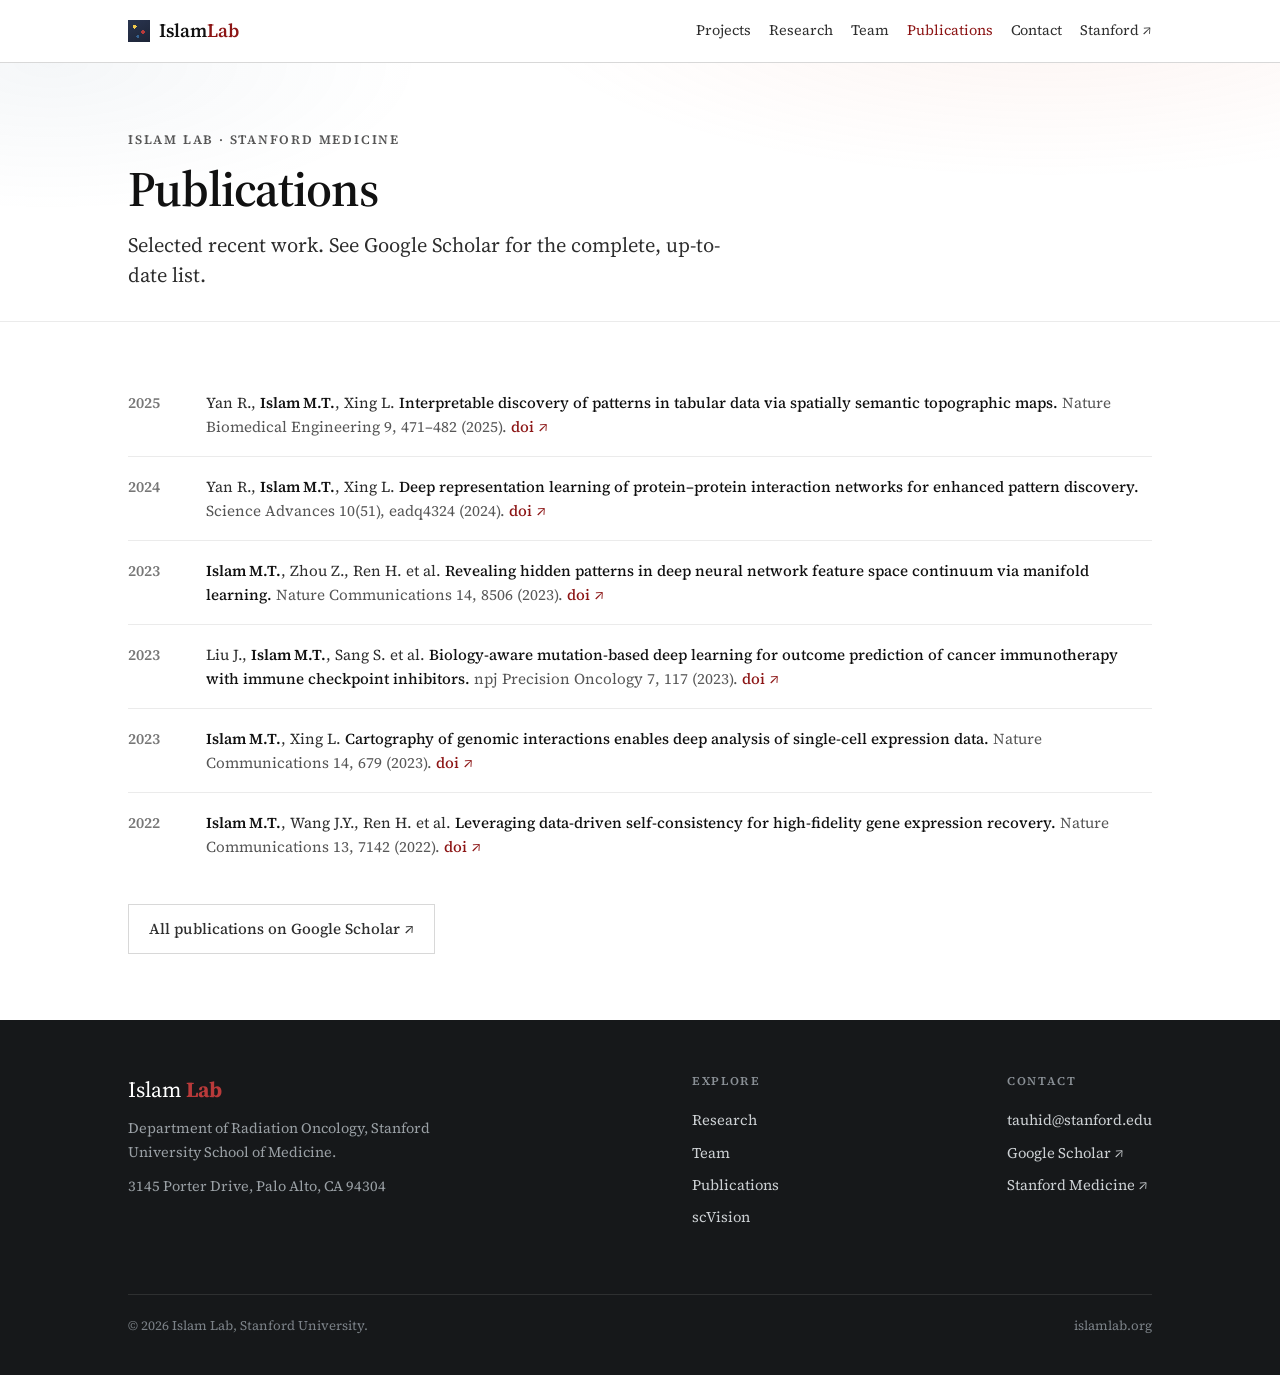
<file: publications/index.html>
<!doctype html>
<html lang="en">
<head>
<meta charset="utf-8">
<meta name="viewport" content="width=device-width, initial-scale=1">
<title>Publications · Islam Lab</title>
<meta name="description" content="Selected publications from the Islam Lab at Stanford University School of Medicine — machine learning and statistical methods for high-dimensional biomedical data.">
<meta property="og:type" content="website">
<meta property="og:title" content="Publications · Islam Lab">
<meta property="og:description" content="Selected publications from the Islam Lab at Stanford University School of Medicine.">
<meta property="og:image" content="https://islamlab.org/scvision/assets/fig1.png">
<meta property="og:url" content="https://islamlab.org/publications/">
<link rel="canonical" href="https://islamlab.org/publications/">
<link rel="icon" href="data:image/svg+xml,<svg xmlns='http://www.w3.org/2000/svg' viewBox='0 0 32 32'><rect width='32' height='32' rx='8' fill='%231c2436'/><circle cx='10' cy='11' r='2.4' fill='%23f2c94c'/><circle cx='21' cy='14' r='2.4' fill='%23e07a5f'/><circle cx='14' cy='21.5' r='2' fill='%234f7290'/><circle cx='23' cy='23' r='1.8' fill='%237f9d6a'/></svg>">
<link rel="preconnect" href="https://fonts.googleapis.com">
<link rel="preconnect" href="https://fonts.gstatic.com" crossorigin>
<link href="https://fonts.googleapis.com/css2?family=Source+Serif+4:opsz,wght@8..60,400;8..60,600;8..60,700&family=Source+Sans+3:wght@400;600;700&display=swap" rel="stylesheet">
<link rel="stylesheet" href="../lab.css">
</head>
<body>

<nav class="nav">
  <div class="wrap">
    <a class="brand" href="/"><span class="glyph"></span>Islam<b>Lab</b></a>
    <div class="nav-links">
      <a href="/#projects">Projects</a>
      <a href="/#research">Research</a>
      <a href="/team/">Team</a>
      <a href="/publications/" class="active">Publications</a>
      <a href="/#contact">Contact</a>
      <a class="ext" href="https://med.stanford.edu/islam-lab.html" target="_blank" rel="noopener">Stanford&nbsp;&#8599;</a>
    </div>
  </div>
</nav>

<header class="pagehead">
  <div class="wrap">
    <div class="kicker">Islam Lab &middot; Stanford Medicine</div>
    <h1>Publications</h1>
    <p>Selected recent work. See Google Scholar for the complete, up-to-date list.</p>
  </div>
</header>

<section>
  <div class="wrap">
    <div class="pub">
      <div class="yr">2025</div>
      <div class="cite">Yan R., <b>Islam M.T.</b>, Xing L. <span class="ti">Interpretable discovery of patterns in tabular data via spatially semantic topographic maps.</span> <span class="venue">Nature Biomedical Engineering 9, 471&ndash;482 (2025).</span> <a class="doi" href="https://doi.org/10.1038/s41551-024-01268-6" target="_blank" rel="noopener">doi&nbsp;&#8599;</a></div>
    </div>
    <div class="pub">
      <div class="yr">2024</div>
      <div class="cite">Yan R., <b>Islam M.T.</b>, Xing L. <span class="ti">Deep representation learning of protein&ndash;protein interaction networks for enhanced pattern discovery.</span> <span class="venue">Science Advances 10(51), eadq4324 (2024).</span> <a class="doi" href="https://doi.org/10.1126/sciadv.adq4324" target="_blank" rel="noopener">doi&nbsp;&#8599;</a></div>
    </div>
    <div class="pub">
      <div class="yr">2023</div>
      <div class="cite"><b>Islam M.T.</b>, Zhou Z., Ren H. et al. <span class="ti">Revealing hidden patterns in deep neural network feature space continuum via manifold learning.</span> <span class="venue">Nature Communications 14, 8506 (2023).</span> <a class="doi" href="https://doi.org/10.1038/s41467-023-43958-w" target="_blank" rel="noopener">doi&nbsp;&#8599;</a></div>
    </div>
    <div class="pub">
      <div class="yr">2023</div>
      <div class="cite">Liu J., <b>Islam M.T.</b>, Sang S. et al. <span class="ti">Biology-aware mutation-based deep learning for outcome prediction of cancer immunotherapy with immune checkpoint inhibitors.</span> <span class="venue">npj Precision Oncology 7, 117 (2023).</span> <a class="doi" href="https://doi.org/10.1038/s41698-023-00468-8" target="_blank" rel="noopener">doi&nbsp;&#8599;</a></div>
    </div>
    <div class="pub">
      <div class="yr">2023</div>
      <div class="cite"><b>Islam M.T.</b>, Xing L. <span class="ti">Cartography of genomic interactions enables deep analysis of single-cell expression data.</span> <span class="venue">Nature Communications 14, 679 (2023).</span> <a class="doi" href="https://doi.org/10.1038/s41467-023-36383-6" target="_blank" rel="noopener">doi&nbsp;&#8599;</a></div>
    </div>
    <div class="pub">
      <div class="yr">2022</div>
      <div class="cite"><b>Islam M.T.</b>, Wang J.Y., Ren H. et al. <span class="ti">Leveraging data-driven self-consistency for high-fidelity gene expression recovery.</span> <span class="venue">Nature Communications 13, 7142 (2022).</span> <a class="doi" href="https://doi.org/10.1038/s41467-022-34595-w" target="_blank" rel="noopener">doi&nbsp;&#8599;</a></div>
    </div>

    <div class="pubfoot">
      <a class="btn ghost" href="https://scholar.google.com/citations?user=32UZde4AAAAJ&amp;hl=en" target="_blank" rel="noopener">All publications on Google Scholar &#8599;</a>
    </div>
  </div>
</section>

<footer>
  <div class="wrap">
    <div class="lab">
      <div class="b">Islam <b>Lab</b></div>
      <p>Department of Radiation Oncology, Stanford University School of Medicine.</p>
      <p>3145 Porter Drive, Palo Alto, CA 94304</p>
    </div>
    <div class="col">
      <h4>Explore</h4>
      <a href="/#research">Research</a>
      <a href="/team/">Team</a>
      <a href="/publications/">Publications</a>
      <a href="/scvision/">scVision</a>
    </div>
    <div class="col">
      <h4>Contact</h4>
      <a href="mailto:tauhid@stanford.edu">tauhid@stanford.edu</a>
      <a href="https://scholar.google.com/citations?user=32UZde4AAAAJ&amp;hl=en" target="_blank" rel="noopener">Google Scholar &#8599;</a>
      <a href="https://med.stanford.edu/islam-lab.html" target="_blank" rel="noopener">Stanford Medicine &#8599;</a>
    </div>
    <div class="fine">
      <span>&copy; 2026 Islam Lab, Stanford University.</span>
      <span>islamlab.org</span>
    </div>
  </div>
</footer>

</body>
</html>
</file>
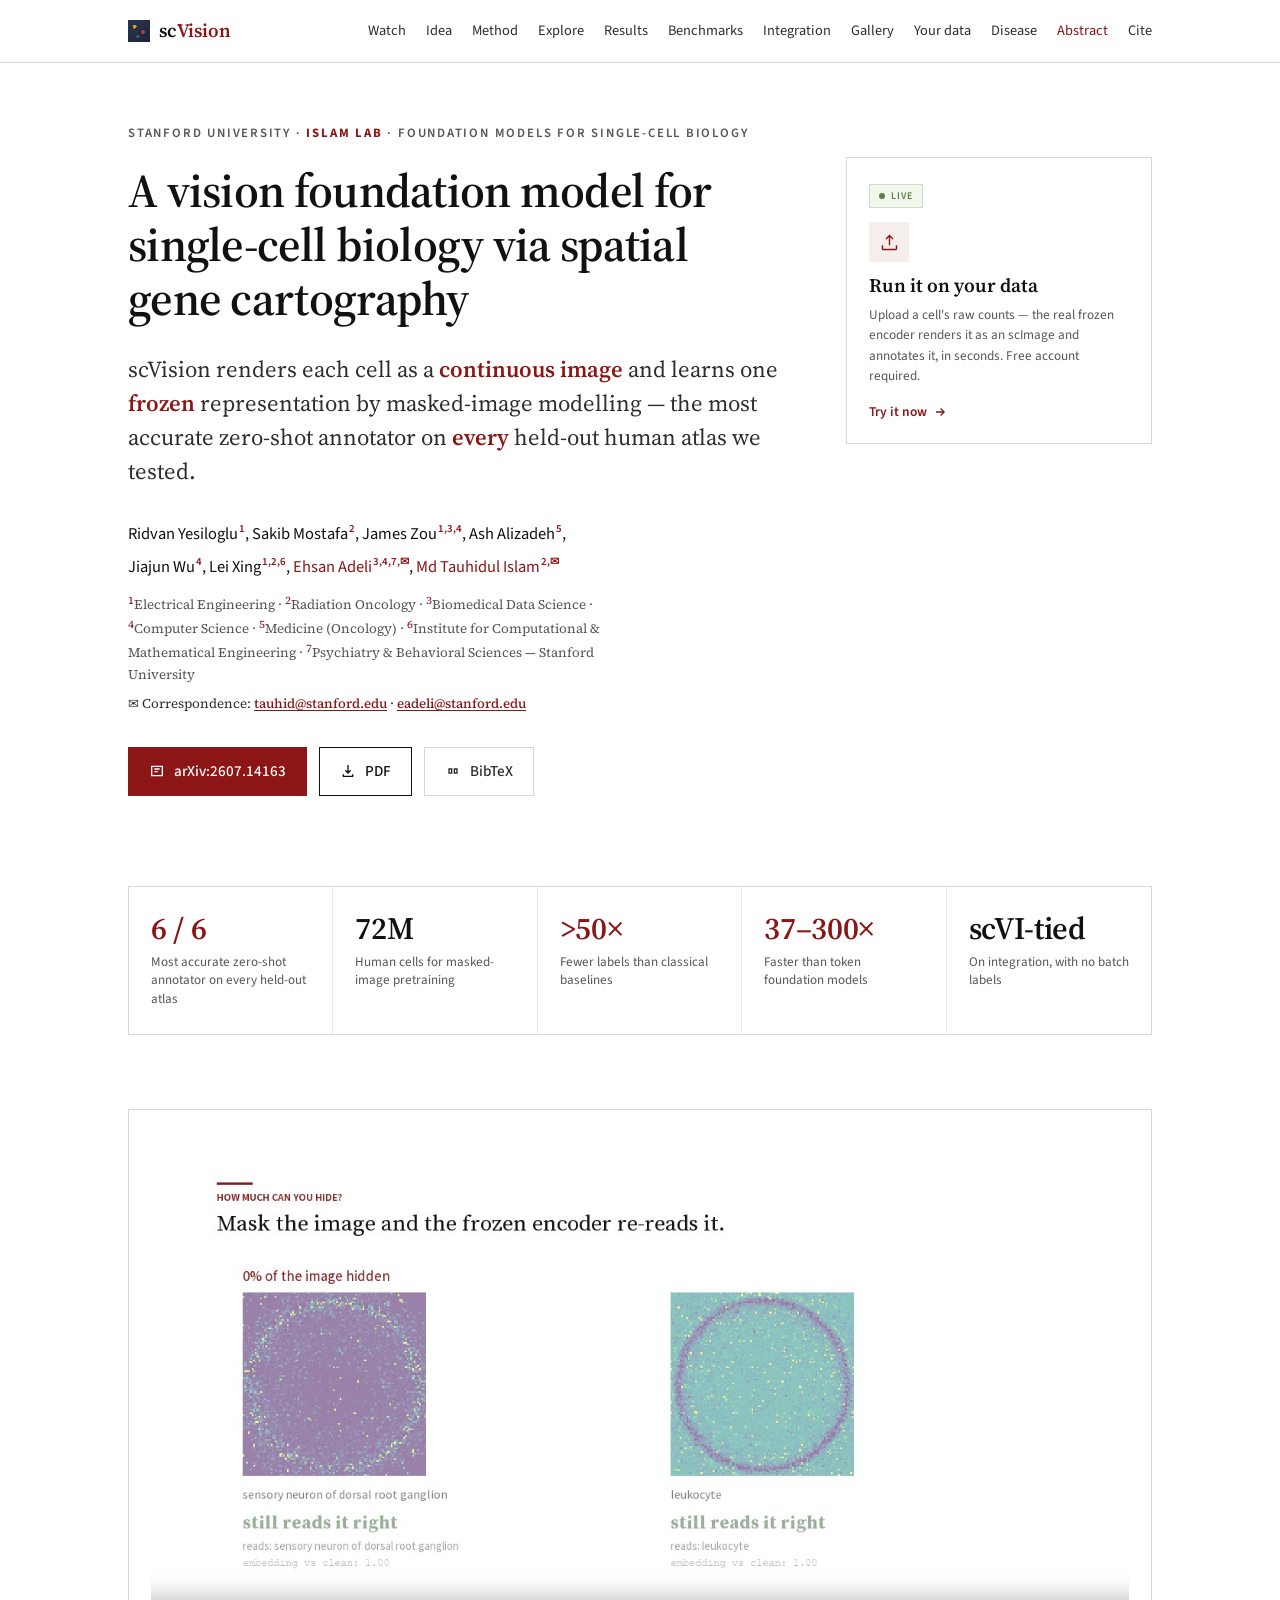
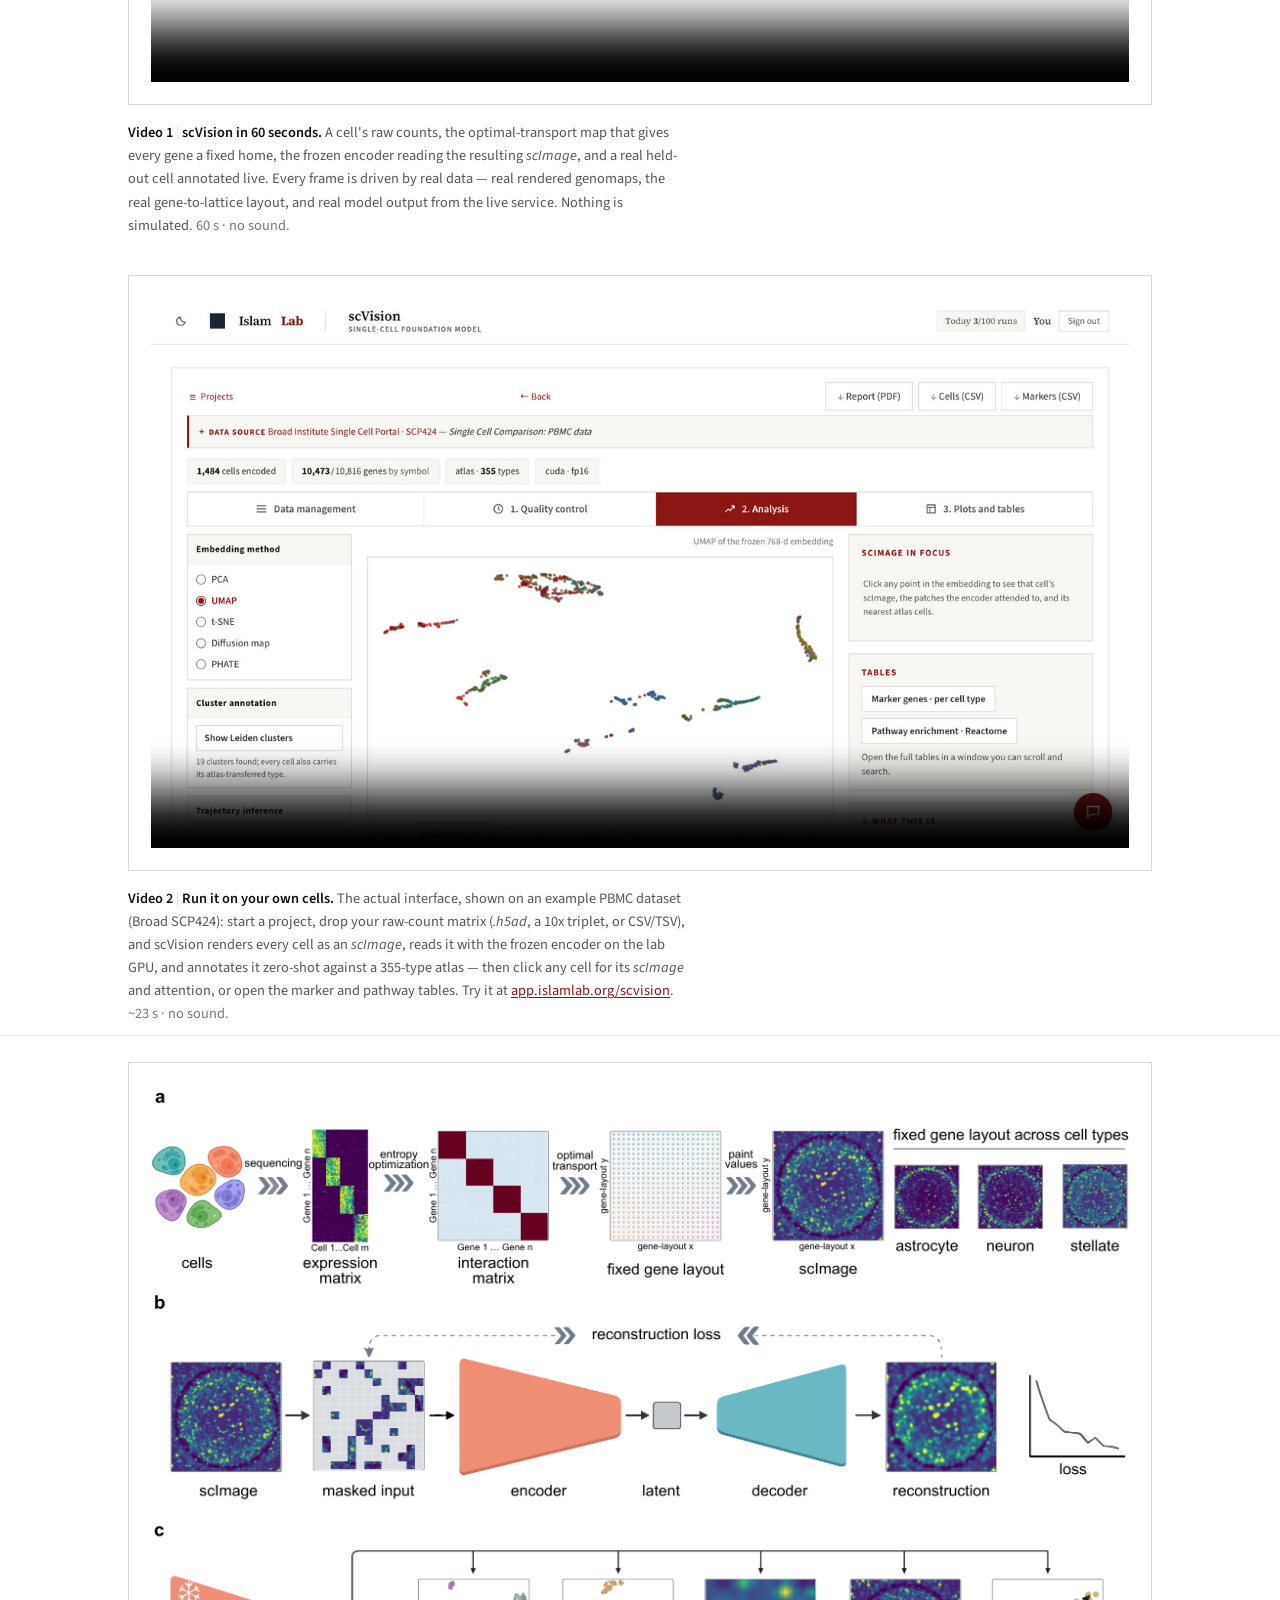
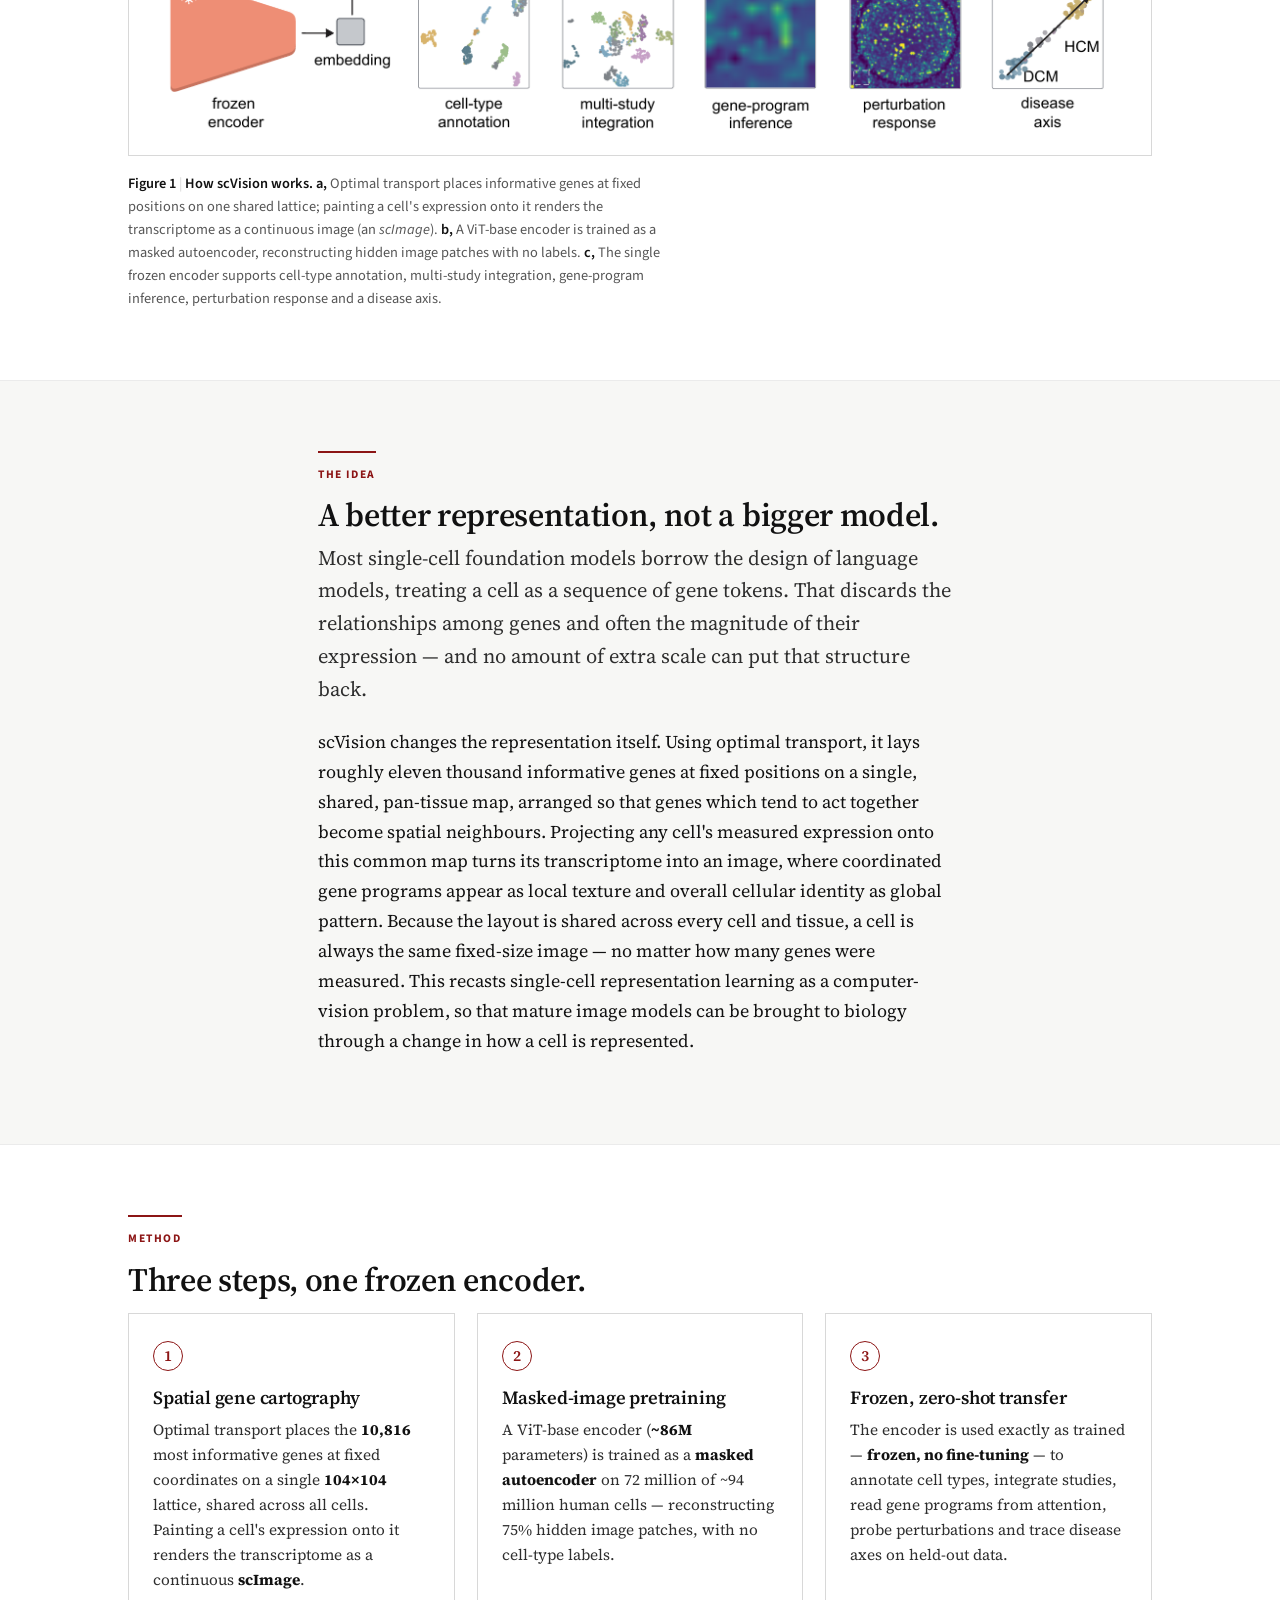
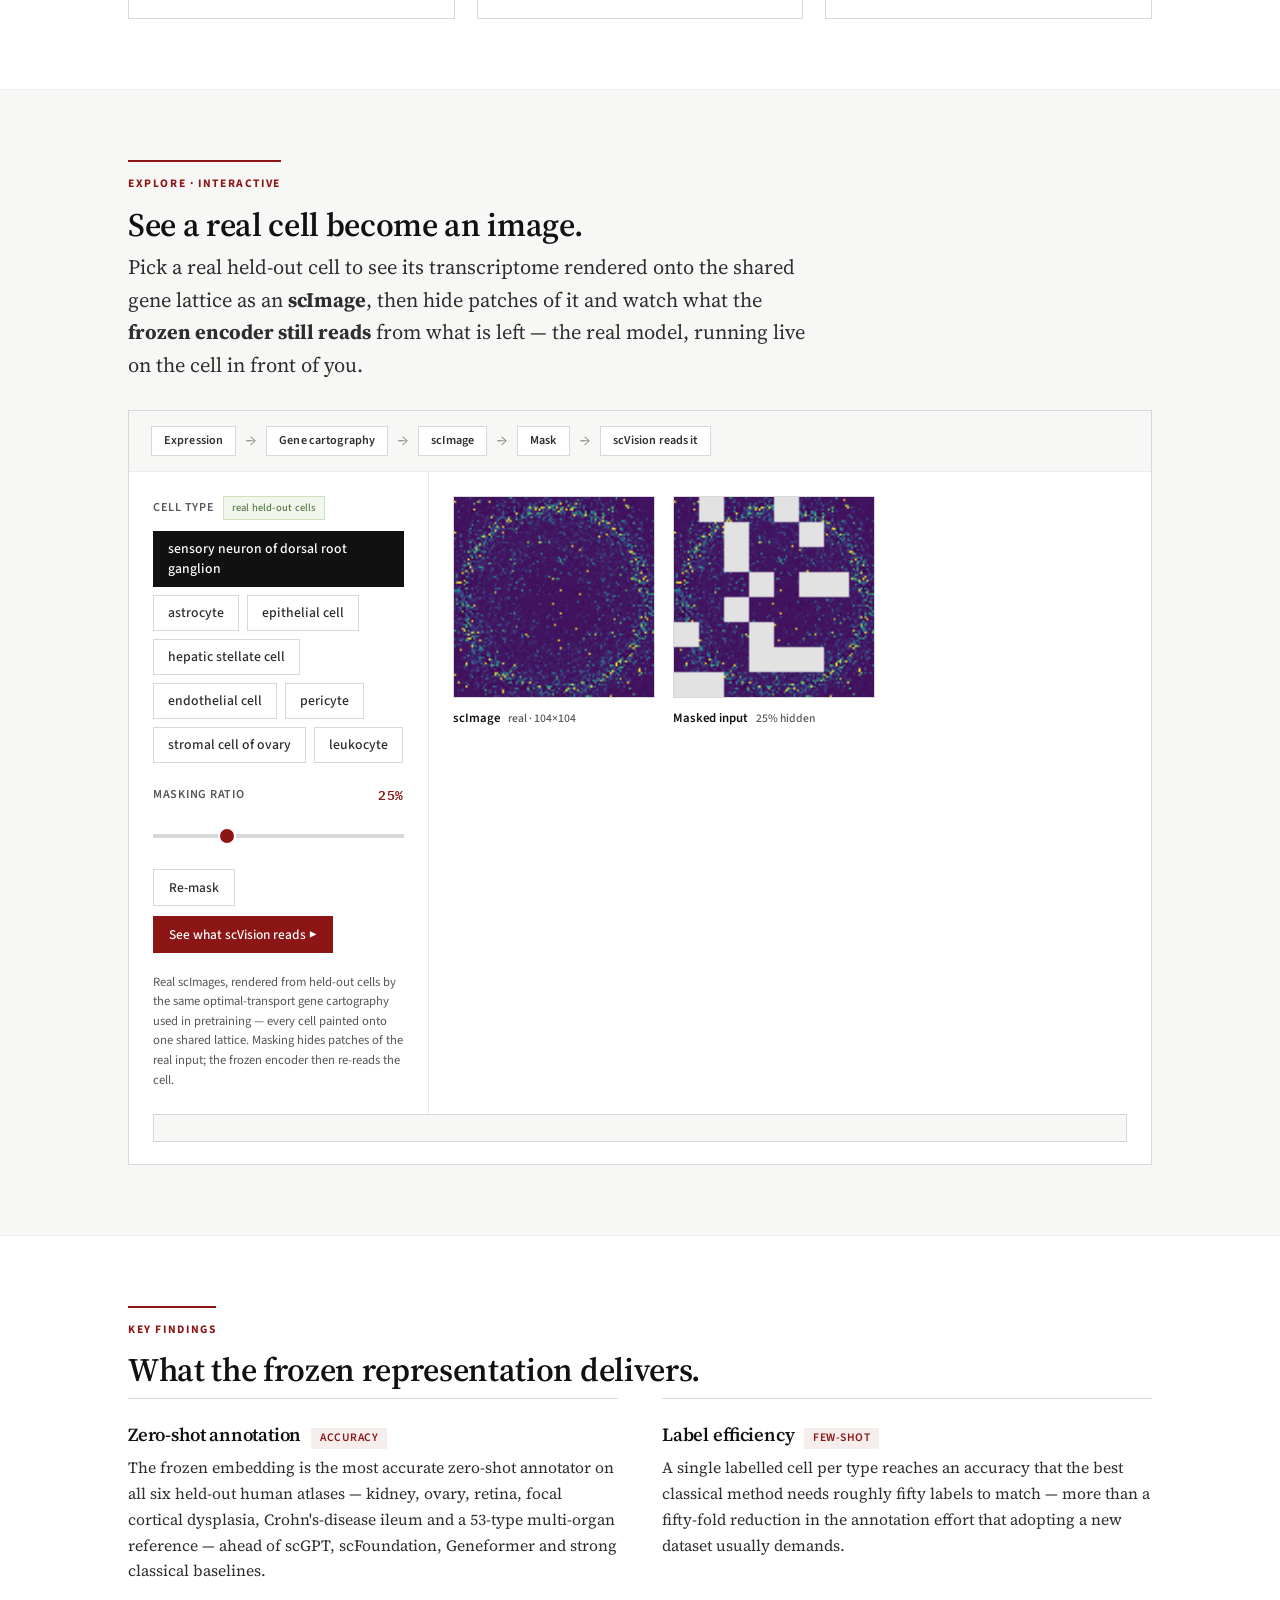
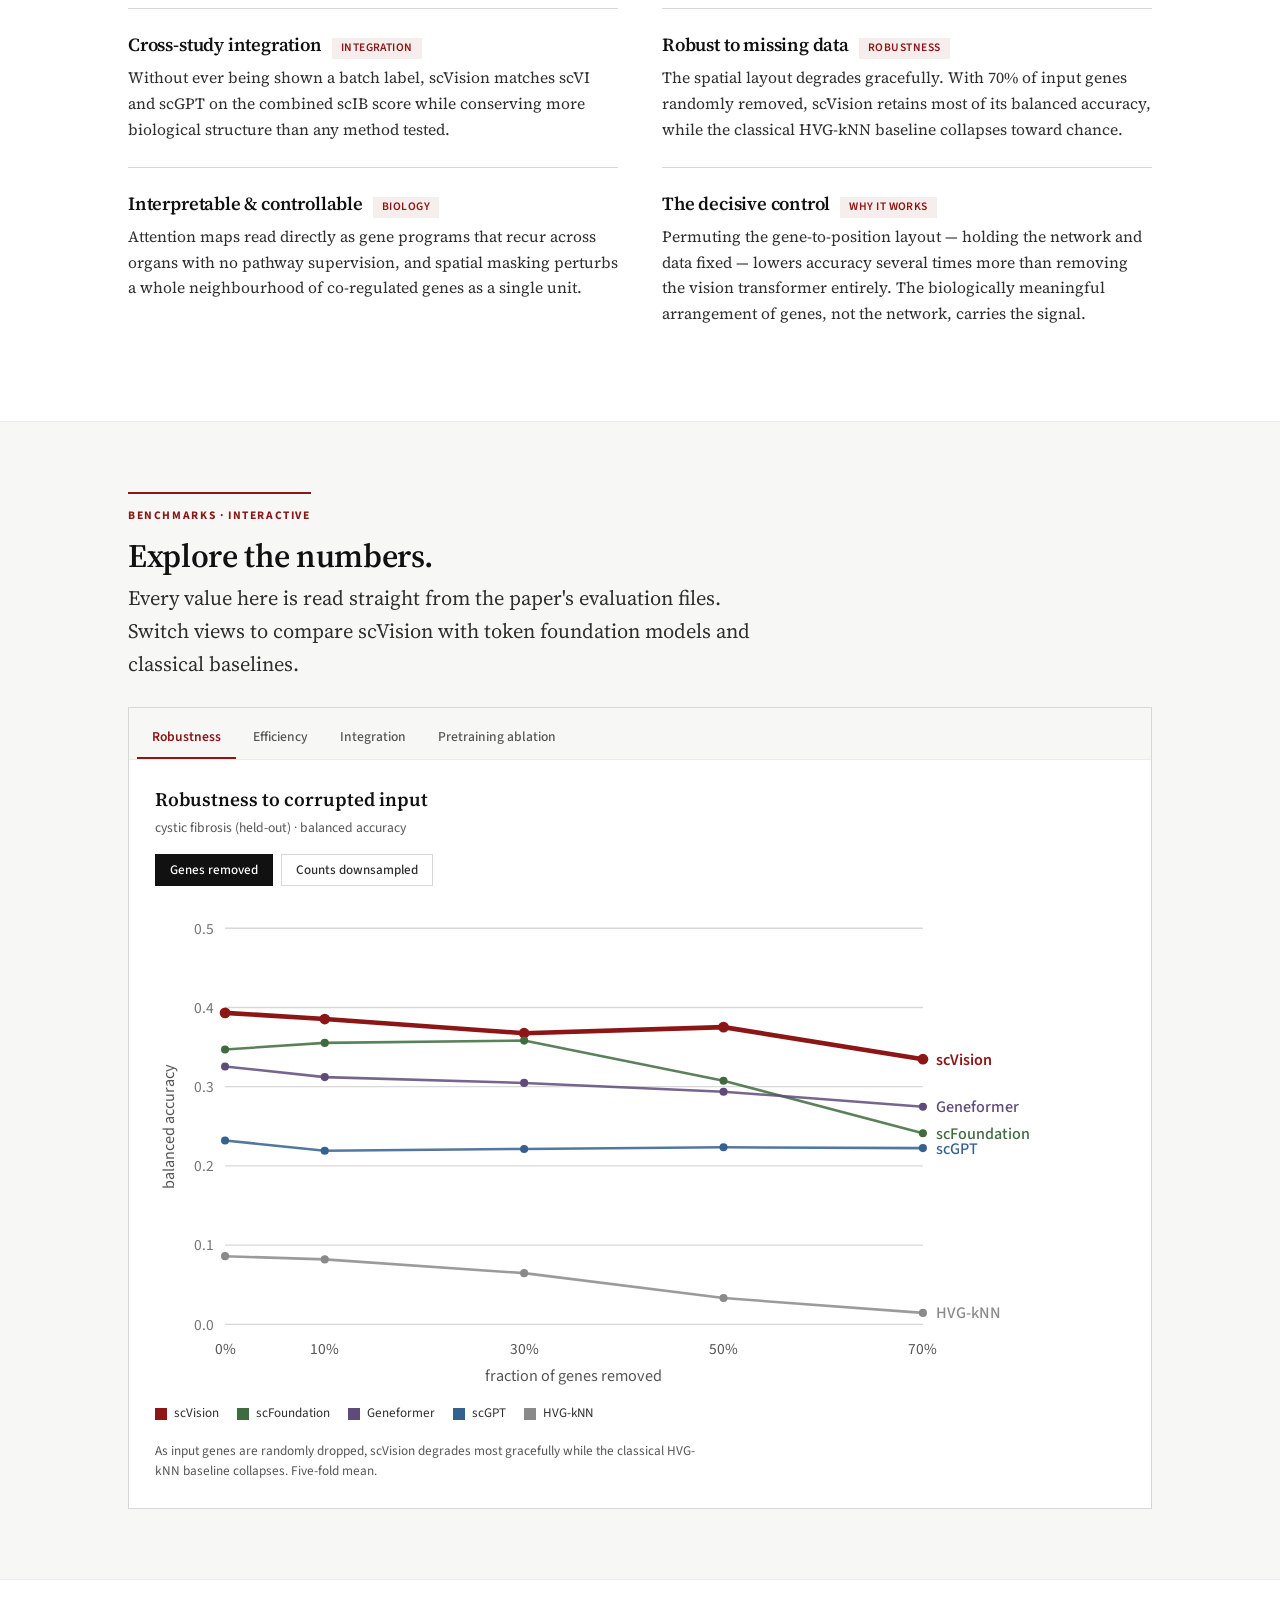
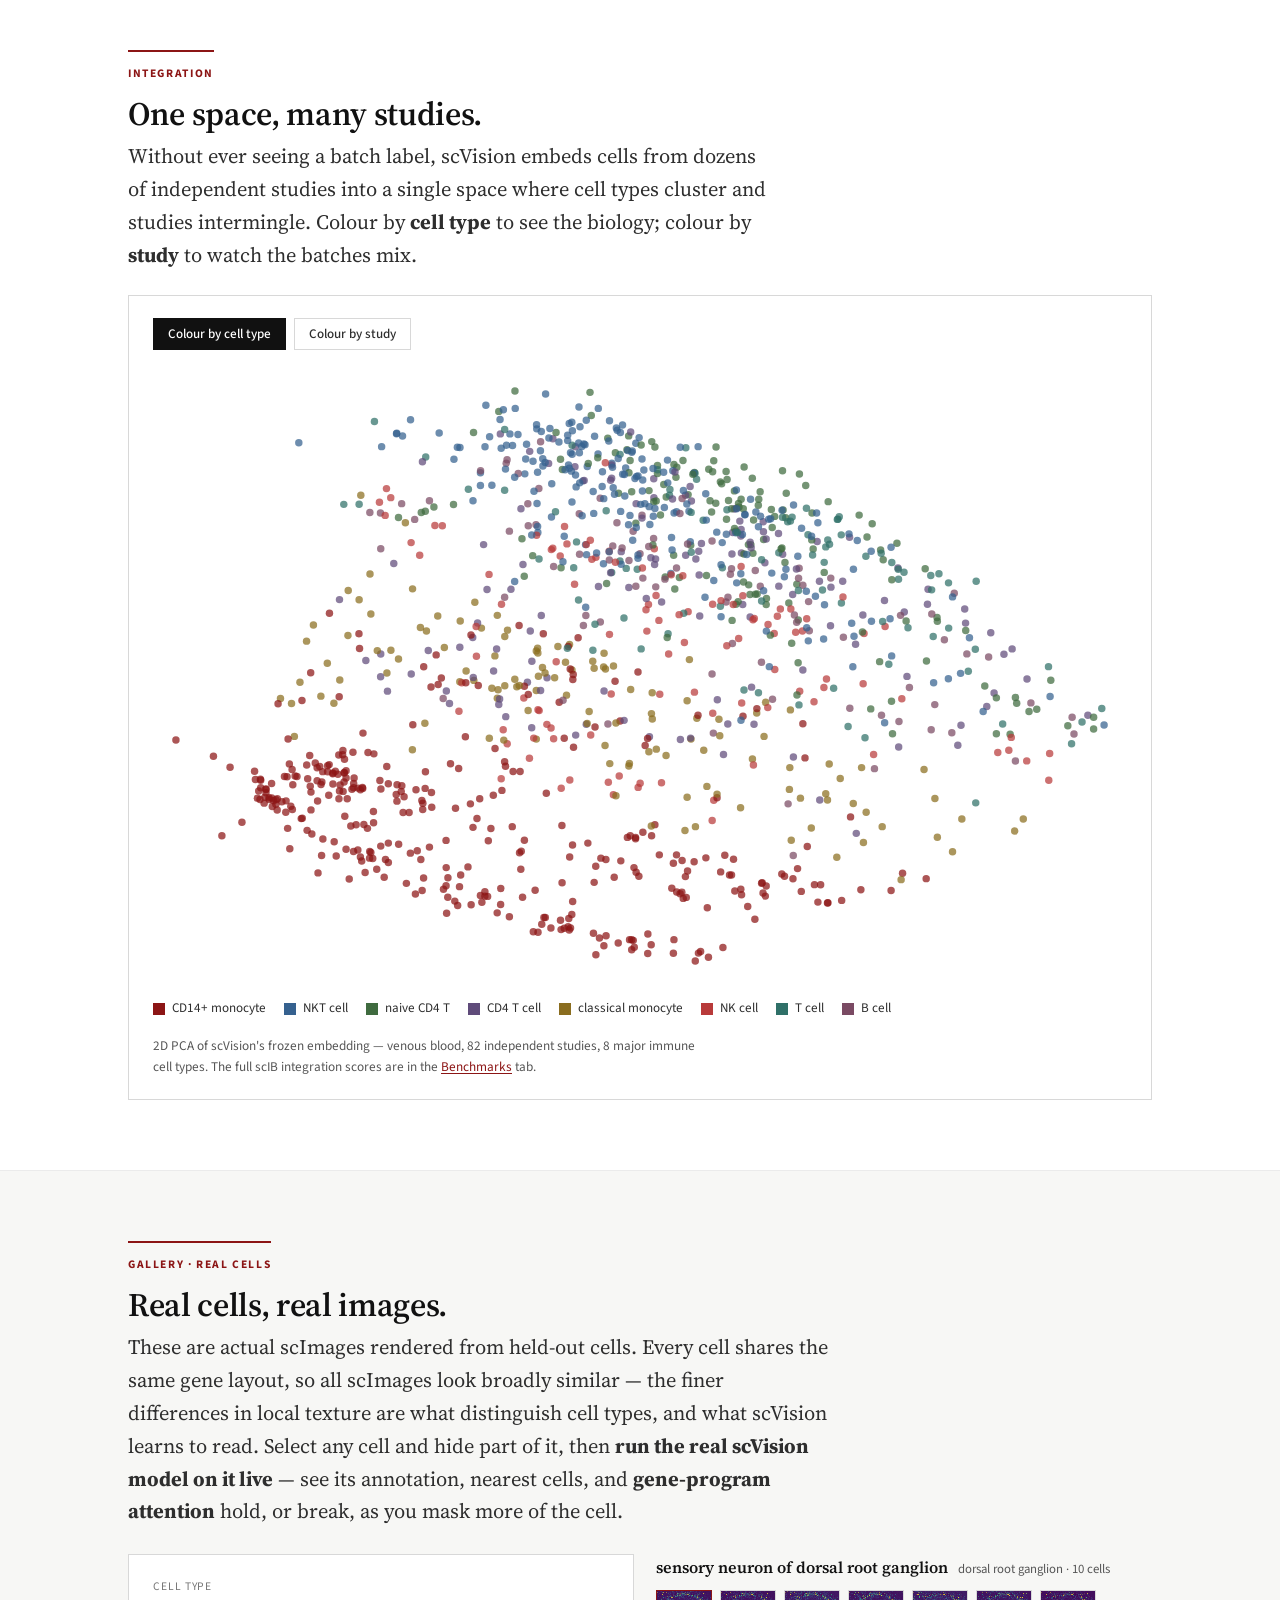
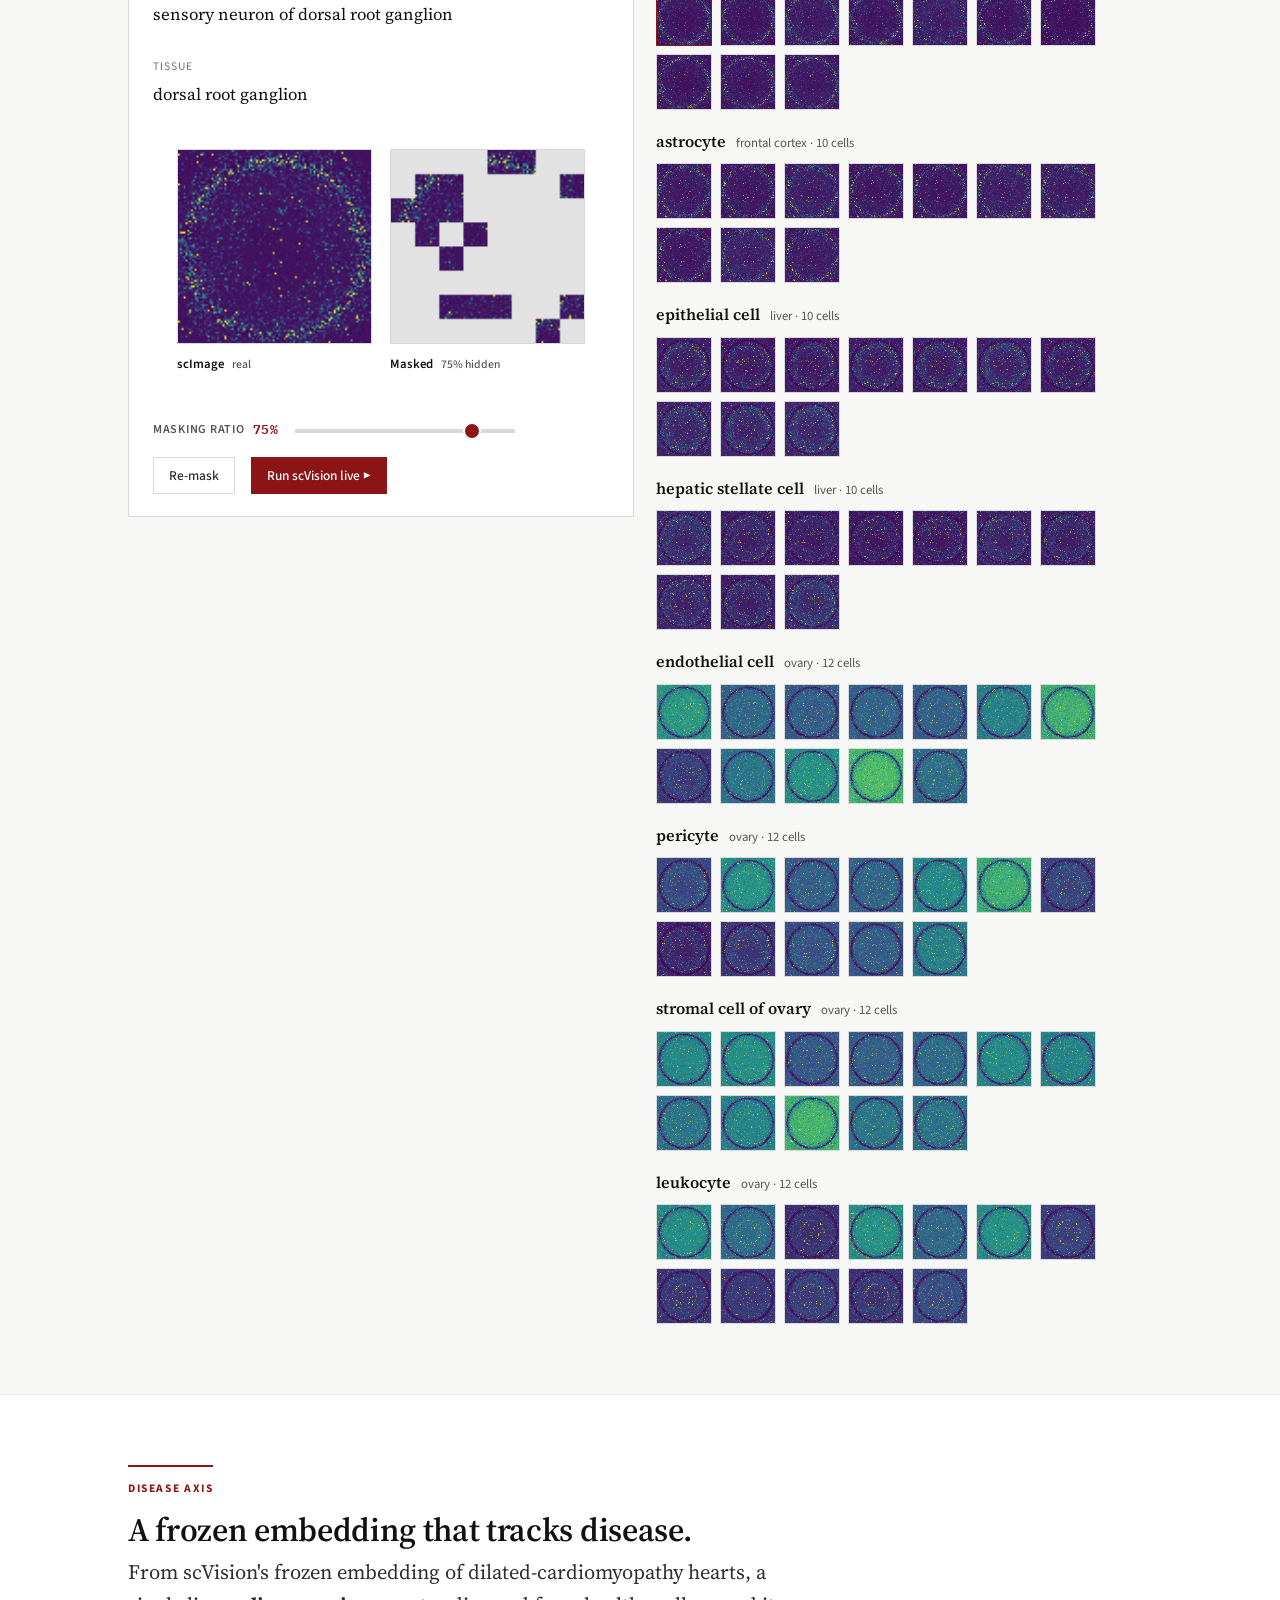
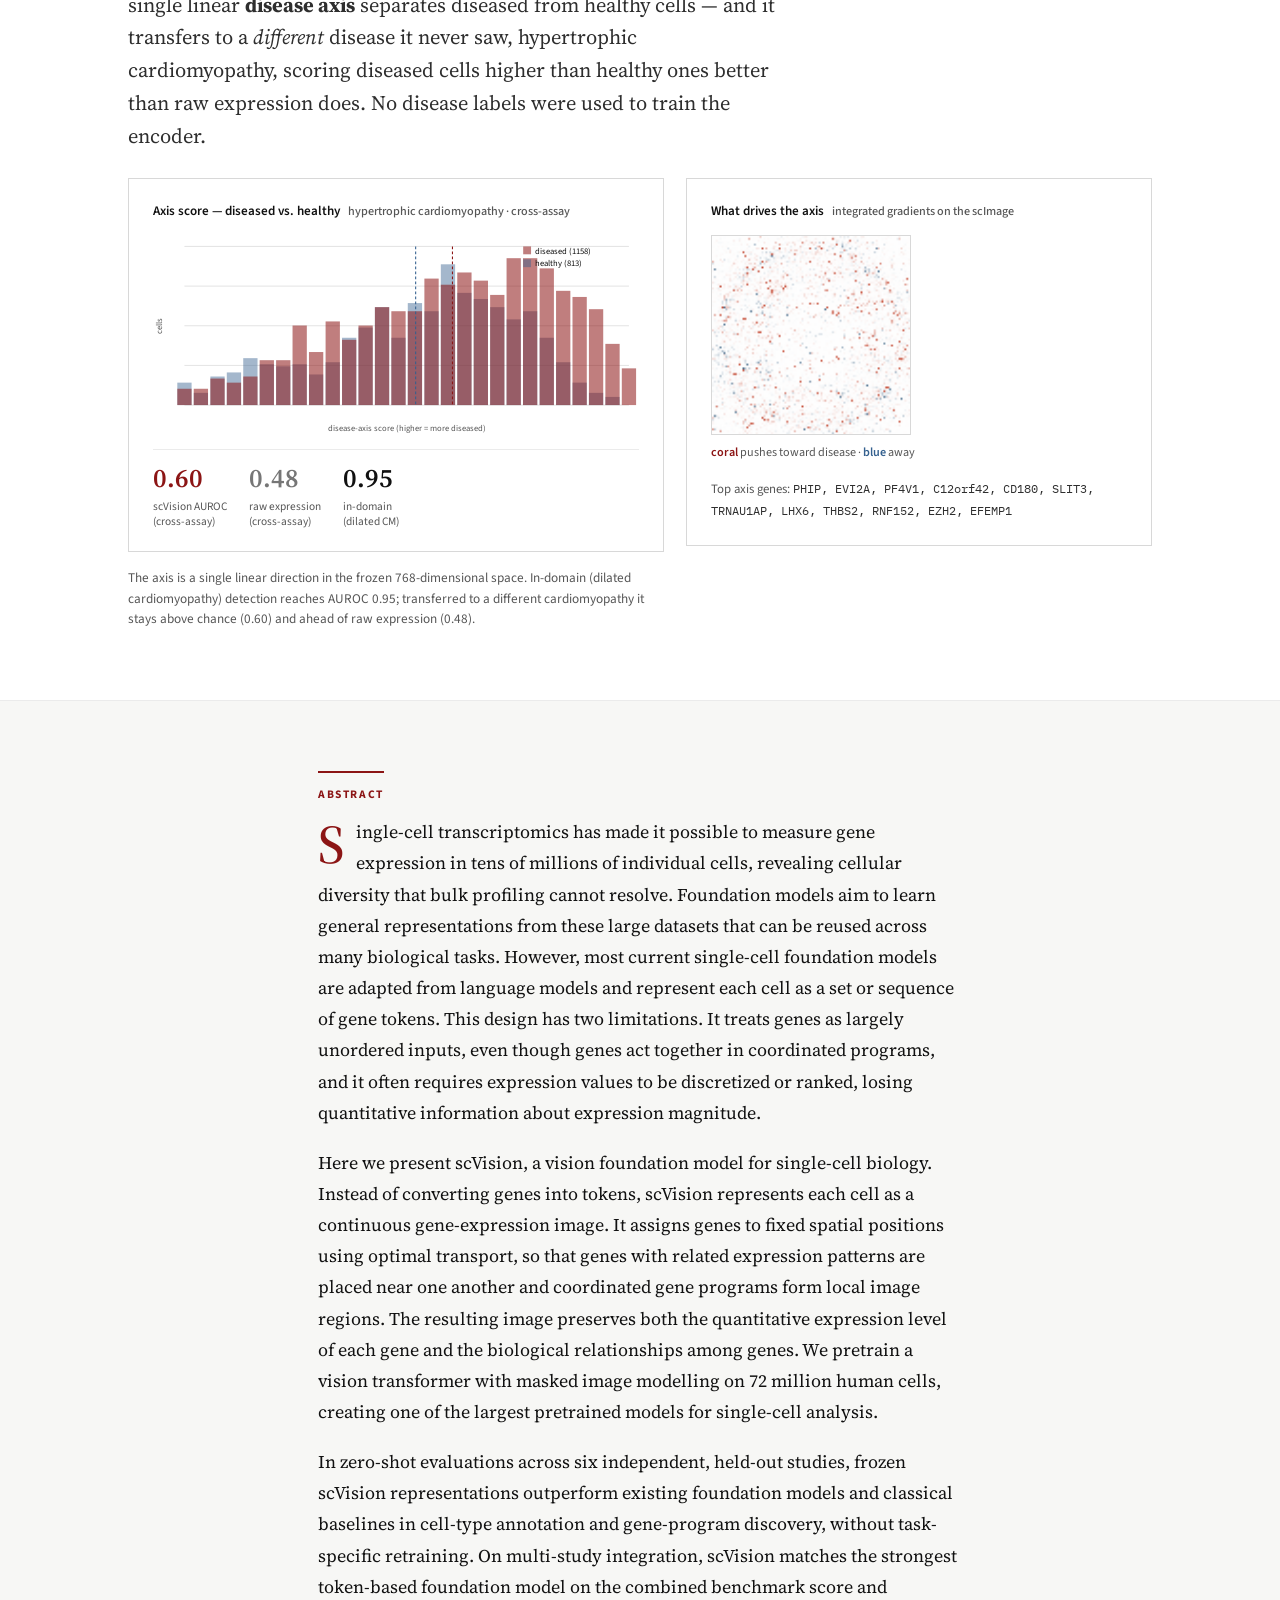
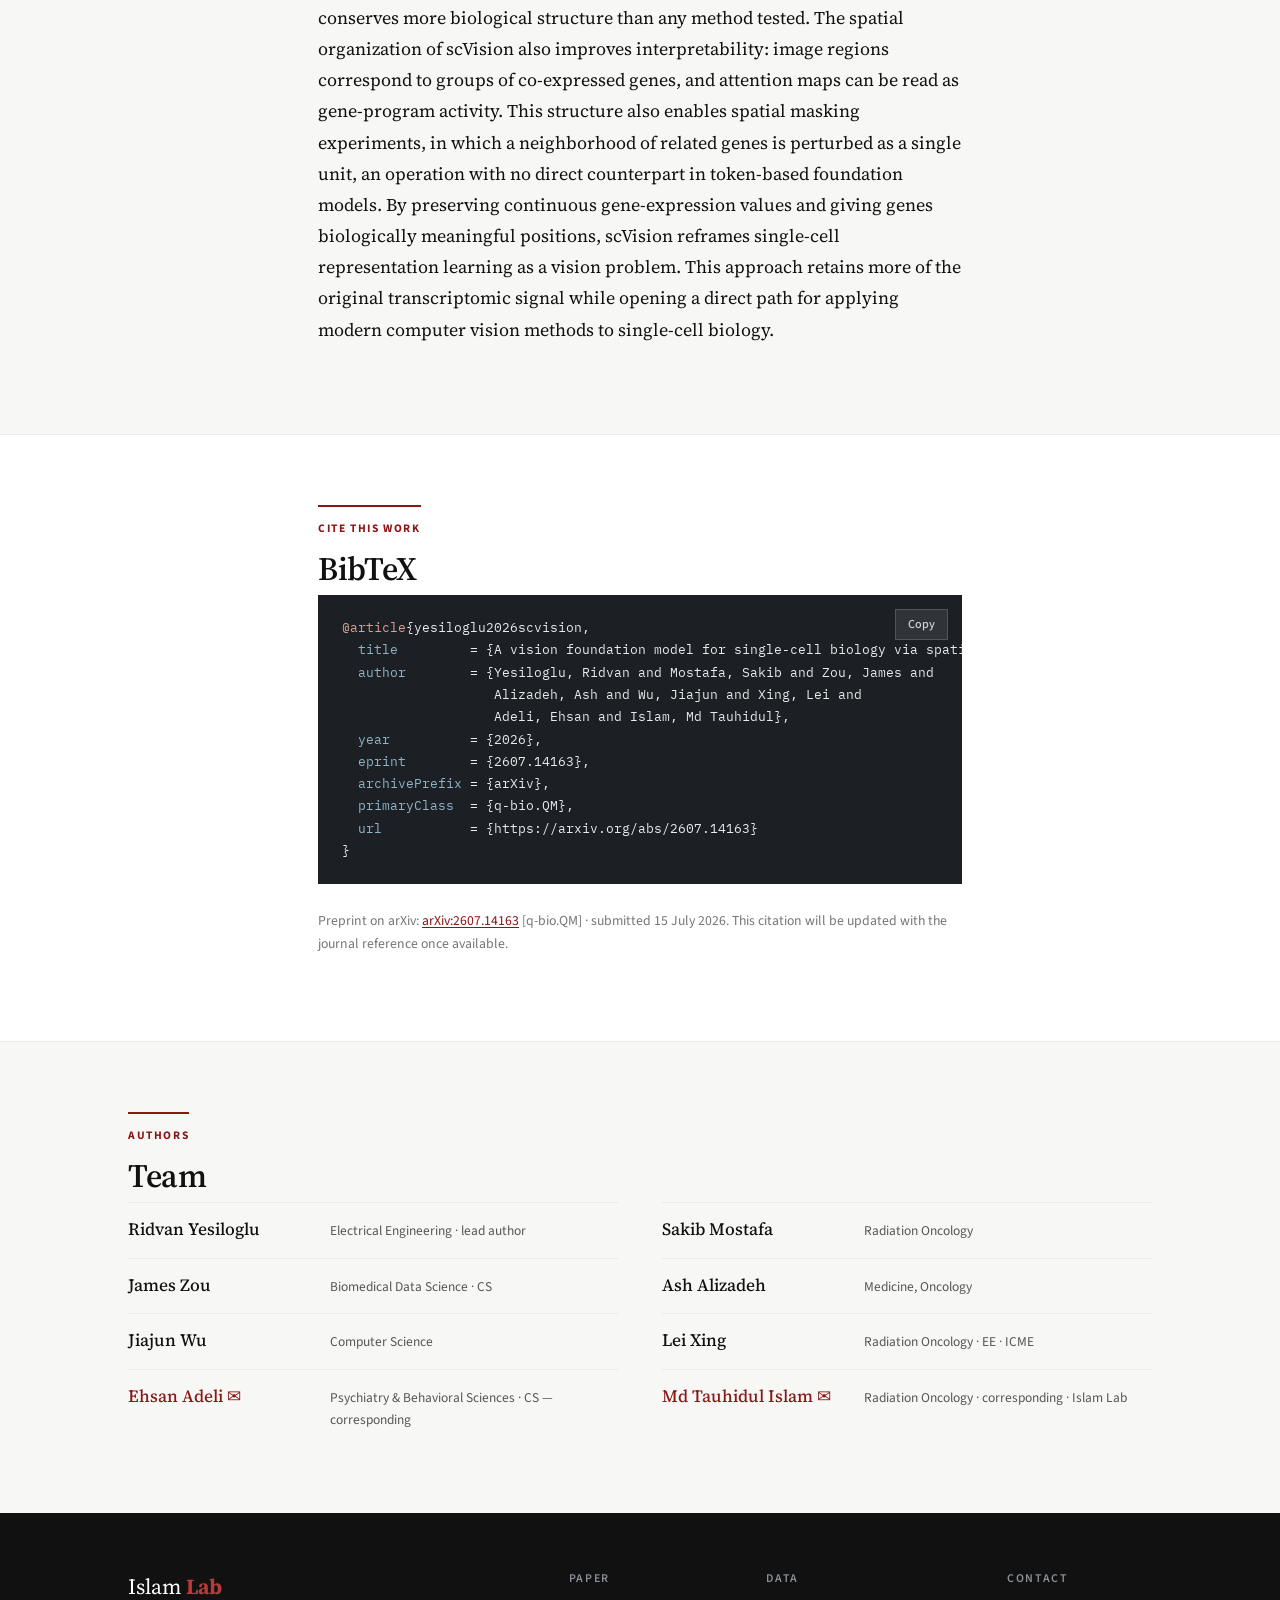
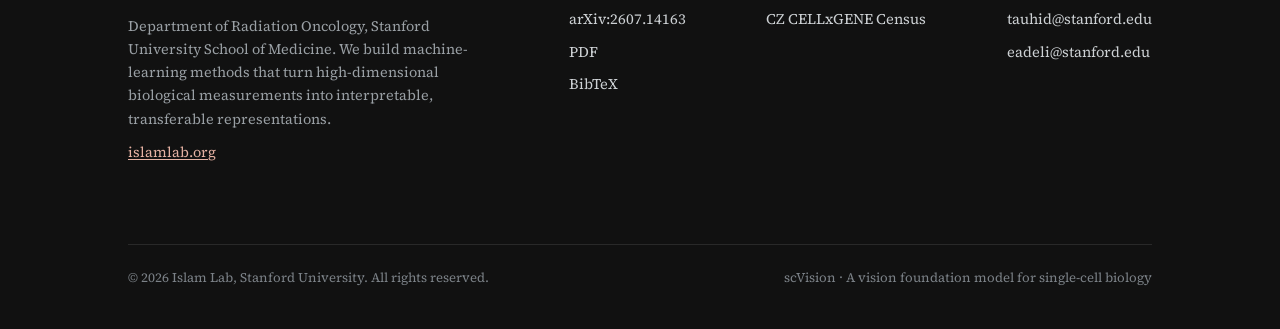
<file: scvision/index.html>
<!doctype html>
<html lang="en">
<head>
<meta charset="utf-8">
<meta name="viewport" content="width=device-width, initial-scale=1">
<title>scVision — A vision foundation model for single-cell biology</title>
<meta name="description" content="scVision renders each cell as a continuous image via spatial gene cartography and learns one frozen representation by masked-image modelling — the most accurate zero-shot annotator on every held-out human atlas tested. Islam Lab, Stanford University.">
<meta name="author" content="Ridvan Yesiloglu, Sakib Mostafa, James Zou, Ash Alizadeh, Jiajun Wu, Lei Xing, Ehsan Adeli, Md Tauhidul Islam">
<meta property="og:type" content="website">
<meta property="og:title" content="scVision — A vision foundation model for single-cell biology via spatial gene cartography">
<meta property="og:description" content="Each cell as a continuous image. One frozen encoder. The most accurate zero-shot annotator on every held-out human atlas.">
<meta property="og:image" content="https://islamlab.org/scvision/assets/og-card.png">
<meta property="og:image:width" content="1200">
<meta property="og:image:height" content="630">
<meta name="twitter:image" content="https://islamlab.org/scvision/assets/og-card.png">
<meta property="og:url" content="https://islamlab.org/scvision">
<meta name="twitter:card" content="summary_large_image">
<link rel="icon" href="data:image/svg+xml,<svg xmlns='http://www.w3.org/2000/svg' viewBox='0 0 32 32'><rect width='32' height='32' rx='8' fill='%231c2436'/><circle cx='10' cy='11' r='2.4' fill='%23f2c94c'/><circle cx='21' cy='14' r='2.4' fill='%23e07a5f'/><circle cx='14' cy='21.5' r='2' fill='%234f7290'/><circle cx='23' cy='23' r='1.8' fill='%237f9d6a'/></svg>">
<link rel="preconnect" href="https://fonts.googleapis.com">
<link rel="preconnect" href="https://fonts.gstatic.com" crossorigin>
<link href="https://fonts.googleapis.com/css2?family=Source+Serif+4:opsz,wght@8..60,400;8..60,600;8..60,700&family=Source+Sans+3:wght@400;600;700&family=IBM+Plex+Mono:wght@400;500&display=swap" rel="stylesheet">
<meta name="citation_title" content="A vision foundation model for single-cell biology via spatial gene cartography">
<meta name="citation_arxiv_id" content="2607.14163">
<meta name="citation_pdf_url" content="https://arxiv.org/pdf/2607.14163">
<meta name="citation_publication_date" content="2026/07/15">
<link rel="stylesheet" href="style.css">
</head>
<body>

<!-- ===================== NAV ===================== -->
<nav class="nav">
  <div class="wrap">
    <a class="brand" href="#top"><span class="glyph"></span>sc<b>Vision</b></a>
    <div class="nav-links">
      <a href="#watch">Watch</a>
      <a href="#idea">Idea</a>
      <a href="#method">Method</a>
      <a href="#explore">Explore</a>
      <a href="#results">Results</a>
      <a href="#benchmarks">Benchmarks</a>
      <a href="#integration">Integration</a>
      <a href="#gallery">Gallery</a>
      <a href="https://app.islamlab.org/scvision/">Your data</a>
      <a href="#disease">Disease</a>
      <a href="#abstract">Abstract</a>
      <a href="#cite">Cite</a>
    </div>
  </div>
</nav>

<!-- ===================== HERO ===================== -->
<header class="hero" id="top">
  <div class="wrap">
   <div class="hero-grid">
    <div class="hero-main">
    <div class="kicker">Stanford University · <b>Islam Lab</b> · Foundation models for single-cell biology</div>
    <h1>A vision foundation model for single-cell biology via spatial gene cartography</h1>
    <p class="tagline">scVision renders each cell as a <b>continuous image</b> and learns one <b>frozen</b> representation by masked-image modelling — the most accurate zero-shot annotator on <b>every</b> held-out human atlas we tested.</p>

    <p class="authors">
      <span class="au">Ridvan Yesiloglu<sup>1</sup></span>,
      <span class="au">Sakib Mostafa<sup>2</sup></span>,
      <span class="au">James Zou<sup>1,3,4</sup></span>,
      <span class="au">Ash Alizadeh<sup>5</sup></span>,
      <span class="au">Jiajun Wu<sup>4</sup></span>,
      <span class="au">Lei Xing<sup>1,2,6</sup></span>,
      <span class="au corr">Ehsan Adeli<sup>3,4,7,&#9993;</sup></span>,
      <span class="au corr">Md&nbsp;Tauhidul&nbsp;Islam<sup>2,&#9993;</sup></span>
    </p>
    <p class="affils">
      <sup>1</sup>Electrical Engineering ·
      <sup>2</sup>Radiation Oncology ·
      <sup>3</sup>Biomedical Data Science ·
      <sup>4</sup>Computer Science ·
      <sup>5</sup>Medicine (Oncology) ·
      <sup>6</sup>Institute for Computational &amp; Mathematical Engineering ·
      <sup>7</sup>Psychiatry &amp; Behavioral Sciences — Stanford University
      <span class="corr-note">&#9993; Correspondence:
        <a href="mailto:tauhid@stanford.edu">tauhid@stanford.edu</a> ·
        <a href="mailto:eadeli@stanford.edu">eadeli@stanford.edu</a>
      </span>
    </p>

    <div class="btns" id="paper">
      <a class="btn accent" href="https://arxiv.org/abs/2607.14163" target="_blank" rel="noopener">
        <svg viewBox="0 0 24 24" fill="none" stroke="currentColor" stroke-width="2"><path d="M4 5h16v14H4z"/><path d="M8 9h8M8 13h5"/></svg>
        arXiv:2607.14163
      </a>
      <a class="btn" href="https://arxiv.org/pdf/2607.14163" target="_blank" rel="noopener">
        <svg viewBox="0 0 24 24" fill="none" stroke="currentColor" stroke-width="2"><path d="M12 3v12M8 11l4 4 4-4"/><path d="M5 17v3h14v-3"/></svg>
        PDF
      </a>
      <a class="btn ghost" href="#cite">
        <svg viewBox="0 0 24 24" fill="none" stroke="currentColor" stroke-width="2"><path d="M6 9h4v6H6zM14 9h4v6h-4z"/></svg>
        BibTeX
      </a>
    </div>
    </div><!-- /hero-main -->

    <aside class="hero-side">
      <a class="cta" href="https://app.islamlab.org/scvision/">
        <span class="cta-live"><i class="cta-dot"></i>Live</span>
        <span class="cta-ic">
          <svg viewBox="0 0 24 24" fill="none" stroke="currentColor" stroke-width="1.6"><path d="M12 15V4M8 8l4-4 4 4"/><path d="M4 15v4a1 1 0 001 1h14a1 1 0 001-1v-4"/></svg>
        </span>
        <span class="cta-t">Run it on your data</span>
        <span class="cta-s">Upload a cell&#39;s raw counts &mdash; the real frozen encoder renders it as an scImage and annotates it, in seconds. Free account required.</span>
        <span class="cta-go">Try it now <svg viewBox="0 0 24 24" fill="none" stroke="currentColor" stroke-width="2.2"><path d="M5 12h14M13 6l6 6-6 6"/></svg></span>
      </a>
    </aside>
   </div><!-- /hero-grid -->
  </div>
</header>

<!-- ===================== STATS ===================== -->
<section style="padding:44px 0;border-top:none">
  <div class="wrap">
    <div class="stats">
      <div class="stat"><div class="n">6 / 6</div><div class="l">Most accurate zero-shot annotator on every held-out atlas</div></div>
      <div class="stat"><div class="n ink">72M</div><div class="l">Human cells for masked-image pretraining</div></div>
      <div class="stat"><div class="n">&gt;50&times;</div><div class="l">Fewer labels than classical baselines</div></div>
      <div class="stat"><div class="n">37&ndash;300&times;</div><div class="l">Faster than token foundation models</div></div>
      <div class="stat"><div class="n ink">scVI-tied</div><div class="l">On integration, with no batch labels</div></div>
    </div>
  </div>
</section>

<!-- ===================== WATCH (60s demo) ===================== -->
<section id="watch" style="padding:30px 0 10px;border-top:none">
  <div class="wrap">
    <figure class="fig">
      <div class="frame vframe">
        <video class="demo-v" controls preload="none" playsinline
               poster="assets/demo-poster.jpg" width="1280" height="720">
          <source src="assets/scvision_demo.mp4" type="video/mp4">
          Your browser cannot play this video &mdash; <a href="assets/scvision_demo.mp4">download it</a>.
        </video>
      </div>
      <figcaption><b class="fignum">Video 1</b> <b>scVision in 60 seconds.</b> A cell&#39;s raw counts, the optimal-transport map that gives every gene a fixed home, the frozen encoder reading the resulting <em>scImage</em>, and a real held-out cell annotated live. Every frame is driven by real data &mdash; real rendered genomaps, the real gene&#8209;to&#8209;lattice layout, and real model output from the live service. Nothing is simulated. <span style="color:var(--faint)">60&nbsp;s &middot; no sound.</span></figcaption>
    </figure>
    <figure class="fig" style="margin-top:38px">
      <div class="frame vframe">
        <video class="demo-v" controls preload="none" playsinline
               poster="assets/walkthrough-poster.jpg" width="1280" height="720">
          <source src="assets/scvision_walkthrough.mp4" type="video/mp4">
          Your browser cannot play this video &mdash; <a href="assets/scvision_walkthrough.mp4">download it</a>.
        </video>
      </div>
      <figcaption><b class="fignum">Video 2</b> <b>Run it on your own cells.</b> The actual interface, shown on an example PBMC dataset (Broad&nbsp;SCP424): start a project, drop your raw&#8209;count matrix (<em>.h5ad</em>, a 10x triplet, or CSV/TSV), and scVision renders every cell as an <em>scImage</em>, reads it with the frozen encoder on the lab GPU, and annotates it zero&#8209;shot against a 355&#8209;type atlas &mdash; then click any cell for its <em>scImage</em> and attention, or open the marker and pathway tables. Try it at <a href="https://app.islamlab.org/scvision/">app.islamlab.org/scvision</a>. <span style="color:var(--faint)">~23&nbsp;s &middot; no sound.</span></figcaption>
    </figure>
  </div>
</section>

<!-- ===================== FIGURE ===================== -->
<section id="figure" style="padding-top:26px">
  <div class="wrap">
    <figure class="fig">
      <div class="frame"><img src="assets/fig1.png" alt="Overview of scVision: cells become continuous images via optimal transport, a vision transformer is pretrained by masked image modelling, and the frozen encoder supports zero-shot annotation, integration, gene-program inference, perturbation and disease axes."></div>
      <figcaption><b class="fignum">Figure 1</b> <b>How scVision works.</b> <b>a,</b> Optimal transport places informative genes at fixed positions on one shared lattice; painting a cell's expression onto it renders the transcriptome as a continuous image (an <em>scImage</em>). <b>b,</b> A ViT-base encoder is trained as a masked autoencoder, reconstructing hidden image patches with no labels. <b>c,</b> The single frozen encoder supports cell-type annotation, multi-study integration, gene-program inference, perturbation response and a disease axis.</figcaption>
    </figure>
  </div>
</section>

<!-- ===================== IDEA ===================== -->
<section id="idea" class="alt">
  <div class="wrap prose">
    <div class="eyebrow">The idea</div>
    <h2>A better representation, not a bigger model.</h2>
    <p class="lead">Most single-cell foundation models borrow the design of language models, treating a cell as a sequence of gene tokens. That discards the relationships among genes and often the magnitude of their expression — and no amount of extra scale can put that structure back.</p>
    <p>scVision changes the representation itself. Using optimal transport, it lays roughly eleven thousand informative genes at fixed positions on a single, shared, pan-tissue map, arranged so that genes which tend to act together become spatial neighbours. Projecting any cell's measured expression onto this common map turns its transcriptome into an image, where coordinated gene programs appear as local texture and overall cellular identity as global pattern. Because the layout is shared across every cell and tissue, a cell is always the same fixed-size image — no matter how many genes were measured. This recasts single-cell representation learning as a computer-vision problem, so that mature image models can be brought to biology through a change in how a cell is represented.</p>
  </div>
</section>

<!-- ===================== METHOD ===================== -->
<section id="method">
  <div class="wrap">
    <div class="eyebrow">Method</div>
    <h2>Three steps, one frozen encoder.</h2>
    <div class="steps">
      <div class="step">
        <div class="idx">1</div>
        <h3>Spatial gene cartography</h3>
        <p>Optimal transport places the <b>10,816</b> most informative genes at fixed coordinates on a single <b>104&times;104</b> lattice, shared across all cells. Painting a cell's expression onto it renders the transcriptome as a continuous <b>scImage</b>.</p>
      </div>
      <div class="step">
        <div class="idx">2</div>
        <h3>Masked-image pretraining</h3>
        <p>A ViT-base encoder (<b>~86M</b> parameters) is trained as a <b>masked autoencoder</b> on 72 million of ~94 million human cells — reconstructing 75% hidden image patches, with no cell-type labels.</p>
      </div>
      <div class="step">
        <div class="idx">3</div>
        <h3>Frozen, zero-shot transfer</h3>
        <p>The encoder is used exactly as trained — <b>frozen, no fine-tuning</b> — to annotate cell types, integrate studies, read gene programs from attention, probe perturbations and trace disease axes on held-out data.</p>
      </div>
    </div>
  </div>
</section>

<!-- ===================== EXPLORE (interactive) ===================== -->
<section id="explore" class="alt">
  <div class="wrap">
    <div class="eyebrow">Explore &middot; interactive</div>
    <h2>See a real cell become an image.</h2>
    <p class="lead" style="max-width:68ch">Pick a real held-out cell to see its transcriptome rendered onto the shared gene lattice as an <b>scImage</b>, then hide patches of it and watch what the <b>frozen encoder still reads</b> from what is left &mdash; the real model, running live on the cell in front of you.</p>

    <div class="demo">
      <div class="demo-stages">
        <span class="dstage">Expression</span><i>&#8594;</i>
        <span class="dstage">Gene cartography</span><i>&#8594;</i>
        <span class="dstage">scImage</span><i>&#8594;</i>
        <span class="dstage">Mask</span><i>&#8594;</i>
        <span class="dstage">scVision reads it</span>
      </div>
      <div class="demo-grid">
        <div class="demo-controls">
          <div class="dc-label">Cell type <span class="dc-real">real held-out cells</span></div>
          <div class="celltypes" id="cellTypes"><span class="rex-note" style="margin:0">Loading real cells&hellip;</span></div>
          <div class="dc-label" style="margin-top:22px">Masking ratio <span class="dc-val" id="maskPct">25%</span></div>
          <input id="maskSlider" class="drange" type="range" min="0" max="90" step="5" value="25" aria-label="Masking ratio">
          <div class="dbtns">
            <button class="dbtn" id="remask">Re-mask</button>
            <button class="dbtn primary" id="exRun">See what scVision reads &#9654;</button>
          </div>
          <p class="dc-note">Real scImages, rendered from held-out cells by the same optimal-transport gene cartography used in pretraining &mdash; every cell painted onto one shared lattice. Masking hides patches of the real input; the frozen encoder then re-reads the cell.</p>
        </div>
        <div class="demo-canvases two">
          <figure class="dcv"><canvas id="cvFull" width="104" height="104"></canvas><figcaption>scImage <span>real &middot; 104&#215;104</span></figcaption></figure>
          <figure class="dcv"><canvas id="cvMask" width="104" height="104"></canvas><figcaption>Masked input <span id="capMask">25% hidden</span></figcaption></figure>
        </div>
      </div>
      <div class="ex-live" id="exLive" hidden></div>
    </div>
  </div>
</section>

<!-- ===================== RESULTS ===================== -->
<section id="results">
  <div class="wrap">
    <div class="eyebrow">Key findings</div>
    <h2>What the frozen representation delivers.</h2>
    <div class="findings">
      <div class="finding">
        <h3>Zero-shot annotation <span class="tag">Accuracy</span></h3>
        <p>The frozen embedding is the most accurate zero-shot annotator on all six held-out human atlases — kidney, ovary, retina, focal cortical dysplasia, Crohn's-disease ileum and a 53-type multi-organ reference — ahead of scGPT, scFoundation, Geneformer and strong classical baselines.</p>
      </div>
      <div class="finding">
        <h3>Label efficiency <span class="tag">Few-shot</span></h3>
        <p>A single labelled cell per type reaches an accuracy that the best classical method needs roughly fifty labels to match — more than a fifty-fold reduction in the annotation effort that adopting a new dataset usually demands.</p>
      </div>
      <div class="finding">
        <h3>Cross-study integration <span class="tag">Integration</span></h3>
        <p>Without ever being shown a batch label, scVision matches scVI and scGPT on the combined scIB score while conserving more biological structure than any method tested.</p>
      </div>
      <div class="finding">
        <h3>Robust to missing data <span class="tag">Robustness</span></h3>
        <p>The spatial layout degrades gracefully. With 70% of input genes randomly removed, scVision retains most of its balanced accuracy, while the classical HVG-kNN baseline collapses toward chance.</p>
      </div>
      <div class="finding">
        <h3>Interpretable &amp; controllable <span class="tag">Biology</span></h3>
        <p>Attention maps read directly as gene programs that recur across organs with no pathway supervision, and spatial masking perturbs a whole neighbourhood of co-regulated genes as a single unit.</p>
      </div>
      <div class="finding">
        <h3>The decisive control <span class="tag">Why it works</span></h3>
        <p>Permuting the gene-to-position layout — holding the network and data fixed — lowers accuracy several times more than removing the vision transformer entirely. The biologically meaningful arrangement of genes, not the network, carries the signal.</p>
      </div>
    </div>
  </div>
</section>

<!-- ===================== BENCHMARKS (interactive) ===================== -->
<section id="benchmarks" class="alt">
  <div class="wrap">
    <div class="eyebrow">Benchmarks &middot; interactive</div>
    <h2>Explore the numbers.</h2>
    <p class="lead" style="max-width:64ch">Every value here is read straight from the paper&#39;s evaluation files. Switch views to compare scVision with token foundation models and classical baselines.</p>
    <div class="rex">
      <div class="rex-tabs" id="rexTabs">
        <button class="rtab active" data-v="robust">Robustness</button>
        <button class="rtab" data-v="eff">Efficiency</button>
        <button class="rtab" data-v="integ">Integration</button>
        <button class="rtab" data-v="ssl">Pretraining ablation</button>
      </div>
      <div class="rex-body">
        <div class="rex-head">
          <div class="rex-title" id="rexTitle">&nbsp;</div>
          <div class="rex-sub" id="rexSub"></div>
        </div>
        <div class="rex-controls" id="rexControls"></div>
        <div class="rex-chart" id="rexChart"></div>
        <div class="rex-legend" id="rexLegend"></div>
        <p class="rex-note" id="rexNote"></p>
      </div>
    </div>
  </div>
</section>

<!-- ===================== INTEGRATION (interactive scatter) ===================== -->
<section id="integration">
  <div class="wrap">
    <div class="eyebrow">Integration</div>
    <h2>One space, many studies.</h2>
    <p class="lead" style="max-width:64ch">Without ever seeing a batch label, scVision embeds cells from dozens of independent studies into a single space where cell types cluster and studies intermingle. Colour by <b>cell type</b> to see the biology; colour by <b>study</b> to watch the batches mix.</p>
    <div class="dcard" style="margin-top:24px">
      <div class="rex-controls" id="integControls">
        <button class="rseg on" data-c="type">Colour by cell type</button>
        <button class="rseg" data-c="study">Colour by study</button>
      </div>
      <div id="integChart" class="rex-chart"></div>
      <div id="integLegend" class="rex-legend"></div>
      <p class="rex-note">2D PCA of scVision's frozen embedding &mdash; venous blood, 82 independent studies, 8 major immune cell types. The full scIB integration scores are in the <a href="#benchmarks">Benchmarks</a> tab.</p>
    </div>
  </div>
</section>

<!-- ===================== GALLERY (real scImages) ===================== -->
<section id="gallery" class="alt">
  <div class="wrap">
    <div class="eyebrow">Gallery &middot; real cells</div>
    <h2>Real cells, real images.</h2>
    <p class="lead" style="max-width:70ch">These are actual scImages rendered from held-out cells. Every cell shares the same gene layout, so all scImages look broadly similar &mdash; the finer differences in local texture are what distinguish cell types, and what scVision learns to read. Select any cell and hide part of it, then <b>run the real scVision model on it live</b> &mdash; see its annotation, nearest cells, and <b>gene-program attention</b> hold, or break, as you mask more of the cell.</p>
    <div class="galwrap">
      <div class="gal-viewer">
        <div class="gal-meta">
          <div><span class="gal-k">Cell type</span><span class="gal-v" id="galLabel">&mdash;</span></div>
          <div><span class="gal-k">Tissue</span><span class="gal-v" id="galTissue">&mdash;</span></div>
        </div>
        <div class="demo-canvases two">
          <figure class="dcv"><canvas id="galFull" width="104" height="104"></canvas><figcaption>scImage <span>real</span></figcaption></figure>
          <figure class="dcv"><canvas id="galMask" width="104" height="104"></canvas><figcaption>Masked <span id="galCapMask">75% hidden</span></figcaption></figure>
        </div>
        <div class="gal-ctl">
          <div class="dc-label" style="margin:0">Masking ratio <span class="dc-val" id="galPct">75%</span></div>
          <input id="galSlider" class="drange" type="range" min="0" max="90" step="5" value="75" aria-label="Masking ratio">
          <button class="dbtn" id="galRemask">Re-mask</button>
          <button class="dbtn primary" id="galRun">Run scVision live &#9654;</button>
        </div>
        <div class="gal-live" id="galLive" hidden></div>
      </div>
      <div class="gal-grid" id="galGrid"><p class="rex-note">Loading real scImages&hellip;</p></div>
    </div>
  </div>
</section>

<!-- ===================== DISEASE AXIS ===================== -->
<section id="disease">
  <div class="wrap">
    <div class="eyebrow">Disease axis</div>
    <h2>A frozen embedding that tracks disease.</h2>
    <p class="lead" style="max-width:66ch">From scVision's frozen embedding of dilated-cardiomyopathy hearts, a single linear <b>disease axis</b> separates diseased from healthy cells &mdash; and it transfers to a <em>different</em> disease it never saw, hypertrophic cardiomyopathy, scoring diseased cells higher than healthy ones better than raw expression does. No disease labels were used to train the encoder.</p>
    <div class="disease-grid">
      <div class="dcard">
        <div class="dcard-h">Axis score &mdash; diseased vs. healthy <span>hypertrophic cardiomyopathy &middot; cross-assay</span></div>
        <div id="diseaseChart" class="rex-chart"></div>
        <div class="dstat-row">
          <div class="dstat"><div class="dn">0.60</div><div class="dl">scVision AUROC<br>(cross-assay)</div></div>
          <div class="dstat"><div class="dn faint">0.48</div><div class="dl">raw expression<br>(cross-assay)</div></div>
          <div class="dstat"><div class="dn ink">0.95</div><div class="dl">in-domain<br>(dilated CM)</div></div>
        </div>
      </div>
      <div class="dcard">
        <div class="dcard-h">What drives the axis <span>integrated gradients on the scImage</span></div>
        <figure class="dig"><img src="assets/disease_ig.png" alt="Integrated-gradients attribution over the gene lattice: which regions of the scImage push a cell along the cardiomyopathy axis.">
          <figcaption><span class="pos">coral</span> pushes toward disease &middot; <span class="neg">blue</span> away</figcaption></figure>
        <div class="dgenes">Top axis genes: <span id="diseaseGenes">&mdash;</span></div>
      </div>
    </div>
    <p class="rex-note">The axis is a single linear direction in the frozen 768-dimensional space. In-domain (dilated cardiomyopathy) detection reaches AUROC&nbsp;0.95; transferred to a different cardiomyopathy it stays above chance (0.60) and ahead of raw expression (0.48).</p>
  </div>
</section>

<!-- ===================== ABSTRACT ===================== -->
<section id="abstract" class="alt">
  <div class="wrap prose abstract">
    <div class="eyebrow">Abstract</div>
    <p class="dropcap">Single-cell transcriptomics has made it possible to measure gene expression in tens of millions of individual cells, revealing cellular diversity that bulk profiling cannot resolve. Foundation models aim to learn general representations from these large datasets that can be reused across many biological tasks. However, most current single-cell foundation models are adapted from language models and represent each cell as a set or sequence of gene tokens. This design has two limitations. It treats genes as largely unordered inputs, even though genes act together in coordinated programs, and it often requires expression values to be discretized or ranked, losing quantitative information about expression magnitude.</p>
    <p>Here we present scVision, a vision foundation model for single-cell biology. Instead of converting genes into tokens, scVision represents each cell as a continuous gene-expression image. It assigns genes to fixed spatial positions using optimal transport, so that genes with related expression patterns are placed near one another and coordinated gene programs form local image regions. The resulting image preserves both the quantitative expression level of each gene and the biological relationships among genes. We pretrain a vision transformer with masked image modelling on 72 million human cells, creating one of the largest pretrained models for single-cell analysis.</p>
    <p>In zero-shot evaluations across six independent, held-out studies, frozen scVision representations outperform existing foundation models and classical baselines in cell-type annotation and gene-program discovery, without task-specific retraining. On multi-study integration, scVision matches the strongest token-based foundation model on the combined benchmark score and conserves more biological structure than any method tested. The spatial organization of scVision also improves interpretability: image regions correspond to groups of co-expressed genes, and attention maps can be read as gene-program activity. This structure also enables spatial masking experiments, in which a neighborhood of related genes is perturbed as a single unit, an operation with no direct counterpart in token-based foundation models. By preserving continuous gene-expression values and giving genes biologically meaningful positions, scVision reframes single-cell representation learning as a vision problem. This approach retains more of the original transcriptomic signal while opening a direct path for applying modern computer vision methods to single-cell biology.</p>
  </div>
</section>

<!-- ===================== CITATION ===================== -->
<section id="cite">
  <div class="wrap prose">
    <div class="eyebrow">Cite this work</div>
    <h2>BibTeX</h2>
    <div class="cite-box">
      <button class="copy" id="copyBtn">Copy</button>
<pre id="bib"><span class="k">@article</span>{yesiloglu2026scvision,
  <span class="f">title</span>         = {A vision foundation model for single-cell biology via spatial gene cartography},
  <span class="f">author</span>        = {Yesiloglu, Ridvan and Mostafa, Sakib and Zou, James and
                   Alizadeh, Ash and Wu, Jiajun and Xing, Lei and
                   Adeli, Ehsan and Islam, Md Tauhidul},
  <span class="f">year</span>          = {2026},
  <span class="f">eprint</span>        = {2607.14163},
  <span class="f">archivePrefix</span> = {arXiv},
  <span class="f">primaryClass</span>  = {q-bio.QM},
  <span class="f">url</span>           = {https://arxiv.org/abs/2607.14163}
}</pre>
    </div>
    <p class="divider-note">Preprint on arXiv: <a href="https://arxiv.org/abs/2607.14163" target="_blank" rel="noopener">arXiv:2607.14163</a> [q-bio.QM] &middot; submitted 15 July 2026. This citation will be updated with the journal reference once available.</p>
  </div>
</section>

<!-- ===================== AUTHORS ===================== -->
<section id="authors" class="alt">
  <div class="wrap">
    <div class="eyebrow">Authors</div>
    <h2>Team</h2>
    <div class="author-grid">
      <div class="author-row"><span class="name">Ridvan Yesiloglu</span><span class="role">Electrical Engineering · lead author</span></div>
      <div class="author-row"><span class="name">Sakib Mostafa</span><span class="role">Radiation Oncology</span></div>
      <div class="author-row"><span class="name">James Zou</span><span class="role">Biomedical Data Science · CS</span></div>
      <div class="author-row"><span class="name">Ash Alizadeh</span><span class="role">Medicine, Oncology</span></div>
      <div class="author-row"><span class="name">Jiajun Wu</span><span class="role">Computer Science</span></div>
      <div class="author-row"><span class="name">Lei Xing</span><span class="role">Radiation Oncology · EE · ICME</span></div>
      <div class="author-row pi"><span class="name">Ehsan Adeli <span class="star">&#9993;</span></span><span class="role">Psychiatry &amp; Behavioral Sciences · CS — corresponding</span></div>
      <div class="author-row pi"><span class="name">Md Tauhidul Islam <span class="star">&#9993;</span></span><span class="role">Radiation Oncology · corresponding · Islam Lab</span></div>
    </div>
  </div>
</section>

<!-- ===================== FOOTER ===================== -->
<footer>
  <div class="wrap">
    <div class="lab">
      <div class="brand2">Islam <b>Lab</b></div>
      <p>Department of Radiation Oncology, Stanford University School of Medicine. We build machine-learning methods that turn high-dimensional biological measurements into interpretable, transferable representations.</p>
      <p><a href="https://islamlab.org">islamlab.org</a></p>
    </div>
    <div class="col">
      <h4>Paper</h4>
      <a href="https://arxiv.org/abs/2607.14163" target="_blank" rel="noopener">arXiv:2607.14163</a>
      <a href="https://arxiv.org/pdf/2607.14163" target="_blank" rel="noopener">PDF</a>
      <a href="#cite">BibTeX</a>
    </div>
    <div class="col">
      <h4>Data</h4>
      <a href="https://cellxgene.cziscience.com/">CZ CELLxGENE Census</a>
    </div>
    <div class="col">
      <h4>Contact</h4>
      <a href="mailto:tauhid@stanford.edu">tauhid@stanford.edu</a>
      <a href="mailto:eadeli@stanford.edu">eadeli@stanford.edu</a>
    </div>
    <div class="fine">
      <span>&copy; 2026 Islam Lab, Stanford University. All rights reserved.</span>
      <span>scVision · A vision foundation model for single-cell biology</span>
    </div>
  </div>
</footer>

<script>
  document.getElementById('copyBtn').addEventListener('click', function(){
    var txt = document.getElementById('bib').innerText;
    navigator.clipboard.writeText(txt).then(function(){
      var b = document.getElementById('copyBtn'); b.textContent = 'Copied';
      setTimeout(function(){ b.textContent = 'Copy'; }, 1600);
    });
  });
</script>

<!-- Live inference endpoint (real scVision model on GCP); empty hides the "Run scVision live" button. -->
<script>window.SCVISION_API="https://api.islamlab.org";</script>
<script src="interactive.js"></script>
</body>
</html>
</file>
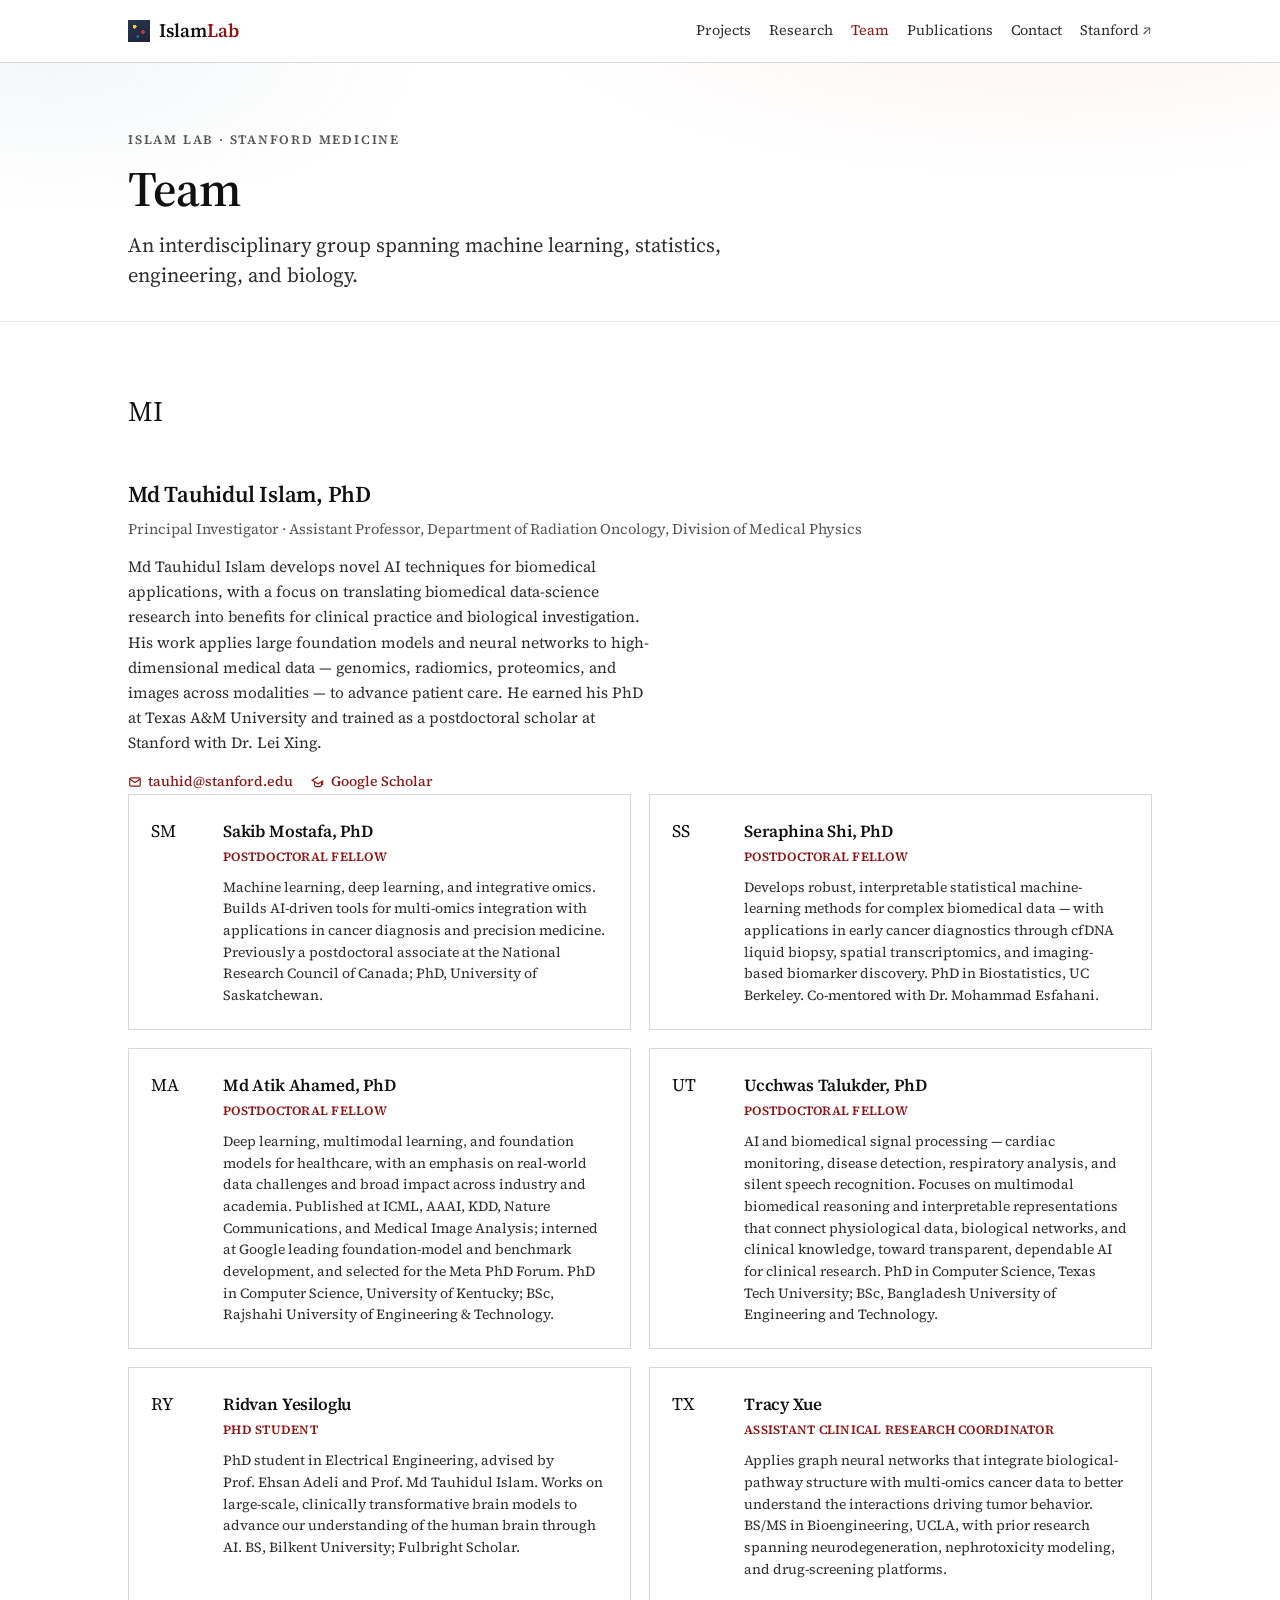
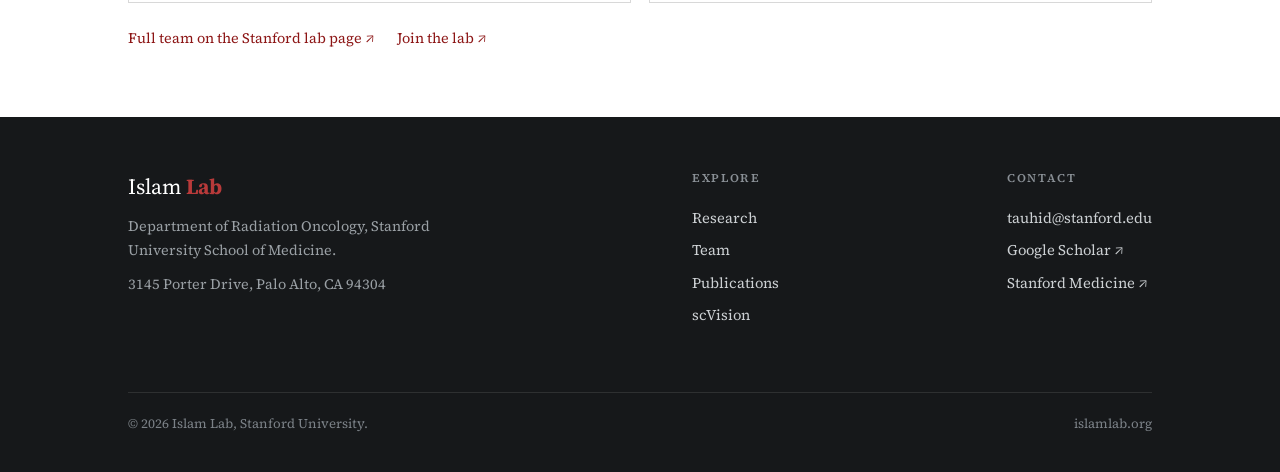
<file: team/index.html>
<!doctype html>
<html lang="en">
<head>
<meta charset="utf-8">
<meta name="viewport" content="width=device-width, initial-scale=1">
<title>Team · Islam Lab</title>
<meta name="description" content="The Islam Lab team at Stanford University School of Medicine — principal investigator Md Tauhidul Islam, postdoctoral fellows, students, and staff working at the intersection of AI, statistics, and cancer research.">
<meta property="og:type" content="website">
<meta property="og:title" content="Team · Islam Lab">
<meta property="og:description" content="The people of the Islam Lab at Stanford University School of Medicine.">
<meta property="og:image" content="https://islamlab.org/scvision/assets/fig1.png">
<meta property="og:url" content="https://islamlab.org/team/">
<link rel="canonical" href="https://islamlab.org/team/">
<link rel="icon" href="data:image/svg+xml,<svg xmlns='http://www.w3.org/2000/svg' viewBox='0 0 32 32'><rect width='32' height='32' rx='8' fill='%231c2436'/><circle cx='10' cy='11' r='2.4' fill='%23f2c94c'/><circle cx='21' cy='14' r='2.4' fill='%23e07a5f'/><circle cx='14' cy='21.5' r='2' fill='%234f7290'/><circle cx='23' cy='23' r='1.8' fill='%237f9d6a'/></svg>">
<link rel="preconnect" href="https://fonts.googleapis.com">
<link rel="preconnect" href="https://fonts.gstatic.com" crossorigin>
<link href="https://fonts.googleapis.com/css2?family=Source+Serif+4:opsz,wght@8..60,400;8..60,600;8..60,700&family=Source+Sans+3:wght@400;600;700&display=swap" rel="stylesheet">
<link rel="stylesheet" href="../lab.css">
</head>
<body>

<nav class="nav">
  <div class="wrap">
    <a class="brand" href="/"><span class="glyph"></span>Islam<b>Lab</b></a>
    <div class="nav-links">
      <a href="/#projects">Projects</a>
      <a href="/#research">Research</a>
      <a href="/team/" class="active">Team</a>
      <a href="/publications/">Publications</a>
      <a href="/#contact">Contact</a>
      <a class="ext" href="https://med.stanford.edu/islam-lab.html" target="_blank" rel="noopener">Stanford&nbsp;&#8599;</a>
    </div>
  </div>
</nav>

<header class="pagehead">
  <div class="wrap">
    <div class="kicker">Islam Lab &middot; Stanford Medicine</div>
    <h1>Team</h1>
    <p>An interdisciplinary group spanning machine learning, statistics, engineering, and biology.</p>
  </div>
</header>

<section>
  <div class="wrap">
    <div class="pi">
      <div class="avatar a-slate">MI</div>
      <div>
        <h3>Md Tauhidul Islam, PhD</h3>
        <div class="role">Principal Investigator &middot; Assistant Professor, Department of Radiation Oncology, Division of Medical Physics</div>
        <p>Md Tauhidul Islam develops novel AI techniques for biomedical applications, with a focus on translating biomedical data-science research into benefits for clinical practice and biological investigation. His work applies large foundation models and neural networks to high-dimensional medical data &mdash; genomics, radiomics, proteomics, and images across modalities &mdash; to advance patient care. He earned his PhD at Texas A&amp;M University and trained as a postdoctoral scholar at Stanford with Dr.&nbsp;Lei Xing.</p>
        <div class="links">
          <a href="mailto:tauhid@stanford.edu"><svg viewBox="0 0 24 24" fill="none" stroke="currentColor" stroke-width="2"><rect x="3" y="5" width="18" height="14" rx="2"/><path d="M3 7l9 6 9-6"/></svg>tauhid@stanford.edu</a>
          <a href="https://scholar.google.com/citations?user=32UZde4AAAAJ&amp;hl=en" target="_blank" rel="noopener"><svg viewBox="0 0 24 24" fill="none" stroke="currentColor" stroke-width="2"><path d="M12 3L2 9l10 6 8-4.8V17"/><path d="M6 12.5V17c0 1.7 2.7 3 6 3s6-1.3 6-3v-4.5"/></svg>Google Scholar</a>
        </div>
      </div>
    </div>

    <div class="people">
      <div class="person">
        <div class="avatar a-blue">SM</div>
        <div>
          <h4>Sakib Mostafa, PhD</h4>
          <div class="role">Postdoctoral Fellow</div>
          <p>Machine learning, deep learning, and integrative omics. Builds AI-driven tools for multi-omics integration with applications in cancer diagnosis and precision medicine. Previously a postdoctoral associate at the National Research Council of Canada; PhD, University of Saskatchewan.</p>
        </div>
      </div>
      <div class="person">
        <div class="avatar a-green">SS</div>
        <div>
          <h4>Seraphina Shi, PhD</h4>
          <div class="role">Postdoctoral Fellow</div>
          <p>Develops robust, interpretable statistical machine-learning methods for complex biomedical data &mdash; with applications in early cancer diagnostics through cfDNA liquid biopsy, spatial transcriptomics, and imaging-based biomarker discovery. PhD in Biostatistics, UC Berkeley. Co-mentored with Dr.&nbsp;Mohammad Esfahani.</p>
        </div>
      </div>
      <div class="person">
        <div class="avatar a-plum">MA</div>
        <div>
          <h4>Md Atik Ahamed, PhD</h4>
          <div class="role">Postdoctoral Fellow</div>
          <p>Deep learning, multimodal learning, and foundation models for healthcare, with an emphasis on real-world data challenges and broad impact across industry and academia. Published at ICML, AAAI, KDD, Nature Communications, and Medical Image Analysis; interned at Google leading foundation-model and benchmark development, and selected for the Meta PhD Forum. PhD in Computer Science, University of Kentucky; BSc, Rajshahi University of Engineering &amp; Technology.</p>
        </div>
      </div>
      <div class="person">
        <div class="avatar a-teal">UT</div>
        <div>
          <h4>Ucchwas Talukder, PhD</h4>
          <div class="role">Postdoctoral Fellow</div>
          <p>AI and biomedical signal processing &mdash; cardiac monitoring, disease detection, respiratory analysis, and silent speech recognition. Focuses on multimodal biomedical reasoning and interpretable representations that connect physiological data, biological networks, and clinical knowledge, toward transparent, dependable AI for clinical research. PhD in Computer Science, Texas Tech University; BSc, Bangladesh University of Engineering and Technology.</p>
        </div>
      </div>
      <div class="person">
        <div class="avatar a-coral">RY</div>
        <div>
          <h4>Ridvan Yesiloglu</h4>
          <div class="role">PhD Student</div>
          <p>PhD student in Electrical Engineering, advised by Prof.&nbsp;Ehsan Adeli and Prof.&nbsp;Md Tauhidul Islam. Works on large-scale, clinically transformative brain models to advance our understanding of the human brain through AI. BS, Bilkent University; Fulbright Scholar.</p>
        </div>
      </div>
      <div class="person">
        <div class="avatar a-gold">TX</div>
        <div>
          <h4>Tracy Xue</h4>
          <div class="role">Assistant Clinical Research Coordinator</div>
          <p>Applies graph neural networks that integrate biological-pathway structure with multi-omics cancer data to better understand the interactions driving tumor behavior. BS/MS in Bioengineering, UCLA, with prior research spanning neurodegeneration, nephrotoxicity modeling, and drug-screening platforms.</p>
        </div>
      </div>
    </div>

    <div class="teamfoot">
      <a href="https://med.stanford.edu/islam-lab/team.html" target="_blank" rel="noopener">Full team on the Stanford lab page &#8599;</a>
      <a href="https://med.stanford.edu/islam-lab/contact.html" target="_blank" rel="noopener">Join the lab &#8599;</a>
    </div>
  </div>
</section>

<footer>
  <div class="wrap">
    <div class="lab">
      <div class="b">Islam <b>Lab</b></div>
      <p>Department of Radiation Oncology, Stanford University School of Medicine.</p>
      <p>3145 Porter Drive, Palo Alto, CA 94304</p>
    </div>
    <div class="col">
      <h4>Explore</h4>
      <a href="/#research">Research</a>
      <a href="/team/">Team</a>
      <a href="/publications/">Publications</a>
      <a href="/scvision/">scVision</a>
    </div>
    <div class="col">
      <h4>Contact</h4>
      <a href="mailto:tauhid@stanford.edu">tauhid@stanford.edu</a>
      <a href="https://scholar.google.com/citations?user=32UZde4AAAAJ&amp;hl=en" target="_blank" rel="noopener">Google Scholar &#8599;</a>
      <a href="https://med.stanford.edu/islam-lab.html" target="_blank" rel="noopener">Stanford Medicine &#8599;</a>
    </div>
    <div class="fine">
      <span>&copy; 2026 Islam Lab, Stanford University.</span>
      <span>islamlab.org</span>
    </div>
  </div>
</footer>

</body>
</html>
</file>
<file: lab.css>
/* ============================================================================
   Islam Lab — islamlab.org  ·  shared styles for home, team, publications
   Nature-journal aesthetic: Spectral serif, Inter sans, coral accent.
   ========================================================================== */
:root{
  --ink:#111111; --ink-soft:#2e2e2e; --muted:#565656; --faint:#767676;
  --line:#d8d8d8; --line-soft:#ebebeb; --paper:#ffffff; --paper-2:#f7f7f5;
  --accent:#8c1515; --accent-2:#b83a3a; --accent-tint:#f6eded; --blue:#35618f; --green:#3f6b3f;
  --serif:'Source Serif 4','Source Serif Pro',Charter,Georgia,serif; --sans:'Source Sans 3','Source Sans Pro',-apple-system,'Segoe UI',Helvetica,sans-serif;
  --maxw:1080px; --radius:0; --shadow:none;
}
*{box-sizing:border-box}
html{scroll-behavior:smooth;scroll-padding-top:78px}
body{margin:0;background:var(--paper);color:var(--ink);font-family:var(--serif);font-size:18px;line-height:1.66;-webkit-font-smoothing:antialiased;text-rendering:optimizeLegibility}
img{max-width:100%;display:block}
a{color:var(--accent);text-decoration:none}
.prose a,p a,li a,.addr a,.what a,.rcard p a{text-decoration:underline;text-underline-offset:2px;text-decoration-thickness:.5px}
.btn,.brand,.nav-links a,.plink,.rlink,.dir,.col a{text-decoration:none}
a:hover{text-decoration:underline;text-underline-offset:2px}
::selection{background:var(--accent-tint);color:var(--accent)}
.wrap{max-width:var(--maxw);margin:0 auto;padding:0 28px}
h1,h2,h3,.serif{font-family:var(--serif);font-weight:600;letter-spacing:-.01em;color:var(--ink)}
h2{font-size:clamp(1.55rem,3.1vw,2.05rem);line-height:1.18;margin:0 0 .25em}
p{margin:0 0 1.05em}
.eyebrow{font-size:.72rem;font-weight:700;letter-spacing:.14em;text-transform:uppercase;color:var(--accent);margin:0 0 12px;padding-top:12px;border-top:2px solid var(--accent);display:inline-block}
.eyebrow::before{content:none}

.nav{position:sticky;top:0;z-index:50;background:rgba(255,255,255,.82);backdrop-filter:saturate(1.4) blur(10px);border-bottom:1px solid var(--line)}
.nav .wrap{display:flex;align-items:center;height:62px;gap:22px}
.brand .glyph{margin-right:9px}
.brand{display:flex;align-items:center;gap:0;font-family:var(--serif);font-weight:600;font-size:1.18rem;color:var(--ink)}
.brand:hover{text-decoration:none}
.brand .glyph{width:22px;height:22px;border-radius:0;background:radial-gradient(circle at 30% 30%,#f2c94c 0 2px,transparent 2px),radial-gradient(circle at 68% 55%,var(--accent-2) 0 2px,transparent 2px),radial-gradient(circle at 45% 74%,var(--blue) 0 1.6px,transparent 1.6px),linear-gradient(150deg,#2a3550,#1c2436)}
.brand b{color:var(--accent);font-weight:600}
.nav-links{display:flex;gap:18px;margin-left:auto;align-items:center;font-size:.9rem}
.nav-links a{color:var(--ink-soft)}
.nav-links a:hover{color:var(--accent);text-decoration:none}
.nav-links a.active{color:var(--accent)}
@media(max-width:860px){.nav-links a:not(.ext){display:none}}

.hero{padding:60px 0 46px;border-top:none;background:var(--paper)}
.hero .kicker{font-size:.8rem;font-weight:600;letter-spacing:.14em;text-transform:uppercase;color:var(--muted);margin-bottom:18px}
.hero h1{font-size:clamp(2.6rem,6.5vw,4.4rem);line-height:1.02;letter-spacing:-.025em;margin:0 0 .3em}
.hero h1 b{color:var(--accent);font-weight:600}
.hero .tagline{font-family:var(--serif);font-size:clamp(1.15rem,2.3vw,1.44rem);font-weight:400;color:var(--ink-soft);max-width:64ch;line-height:1.5;margin:0 0 30px}

/* lighter header for sub-pages (team, publications) */
.pagehead{padding:66px 0 30px;background:radial-gradient(900px 300px at 82% -25%,rgba(224,122,95,.09),transparent 60%),radial-gradient(600px 240px at 4% 0%,rgba(79,114,144,.06),transparent 62%),var(--paper)}
.pagehead .kicker{font-size:.8rem;font-weight:600;letter-spacing:.14em;text-transform:uppercase;color:var(--muted);margin-bottom:14px}
.pagehead h1{font-family:var(--serif);font-weight:600;font-size:clamp(2.1rem,4.6vw,3.1rem);line-height:1.04;letter-spacing:-.022em;margin:0 0 .28em}
.pagehead h1 b{color:var(--accent);font-weight:600}
.pagehead p{font-family:var(--serif);font-size:clamp(1.1rem,2vw,1.28rem);font-weight:400;color:var(--ink-soft);max-width:62ch;line-height:1.5;margin:0}

.btns{display:flex;flex-wrap:wrap;gap:12px}
.btn{font-size:.95rem;font-weight:500;display:inline-flex;align-items:center;gap:9px;padding:11px 20px;border-radius:0;border:1px solid var(--ink);color:var(--ink);transition:.16s}
.btn:hover{text-decoration:none;transform:translateY(-1px)}
.btn.primary{background:var(--ink);color:#fff;border-color:var(--ink)}
.btn.primary:hover{background:#000}
.btn.ghost{border-color:var(--line);color:var(--ink-soft)}
.btn.ghost:hover{border-color:var(--ink);color:var(--ink)}
.btn svg{width:15px;height:15px}

section{padding:66px 0;border-top:1px solid var(--line-soft)}
section.alt{background:var(--paper-2)}
.sub{color:var(--muted);max-width:64ch;margin:0 0 34px}
.lead{font-family:var(--serif);font-size:1.24rem;line-height:1.58;color:var(--ink-soft);font-weight:400;max-width:64ch;margin:0 0 30px}

/* research theme cards */
.cards{display:grid;gap:18px}
.cards.three{grid-template-columns:repeat(3,1fr)}
@media(max-width:840px){.cards.three{grid-template-columns:1fr}}
.rcard{border:1px solid var(--line);border-radius:0;background:var(--paper);padding:26px 24px;display:flex;flex-direction:column}
.rcard .ix{font-family:var(--serif);font-size:.85rem;color:var(--accent);font-weight:600;margin-bottom:12px;letter-spacing:.03em}
.rcard h3{font-size:1.16rem;line-height:1.25;margin:0 0 .5em}
.rcard p{font-size:.94rem;color:var(--ink-soft);line-height:1.6;margin:0 0 16px}
.rcard .rlink{margin-top:auto;font-size:.84rem;font-weight:500;color:var(--accent);display:inline-flex;align-items:center;gap:6px}
.rcard .rlink svg{width:13px;height:13px}

/* project card */
.project-grid{display:grid;grid-template-columns:repeat(2,minmax(0,1fr));gap:20px;margin-top:34px}
.project{display:flex;min-width:0;flex-direction:column;border:1px solid var(--line);border-radius:0;overflow:hidden;background:var(--paper)}
.project+.project{margin-top:0}
.project .thumb{display:flex;align-items:center;justify-content:center;padding:20px;border-bottom:1px solid var(--line-soft);background:#f7f5f0;aspect-ratio:16/9;min-height:0}
.project .thumb a{display:flex;align-items:center;justify-content:center;width:100%;height:100%}
.project .thumb img{display:block;width:100%;height:100%;object-fit:contain;border-radius:0}
.project .body{padding:30px 30px 27px;display:flex;flex:1;flex-direction:column}
.project .ptag{display:inline-block;font-size:.72rem;font-weight:600;letter-spacing:.05em;text-transform:uppercase;color:var(--accent);background:var(--accent-tint);padding:4px 11px;border-radius:0;margin-bottom:16px}
.project h3{font-size:1.85rem;line-height:1.1;margin:0 0 .35em}
.project p{color:var(--ink-soft);font-size:1rem;line-height:1.62;margin:0 0 20px}
.project .plink{font-weight:500;font-size:.98rem;display:inline-flex;align-items:center;align-self:flex-start;gap:7px;margin-top:auto}
.project .meta{margin-top:18px;font-size:.82rem;color:var(--faint);display:flex;gap:16px;flex-wrap:wrap}
@media(max-width:760px){.project-grid{grid-template-columns:1fr}.project .thumb{min-height:0}}

/* Graph Foundation Model: the same compact four-stage story used by the project page. */
.project .thumb.gfm-thumb{padding:20px;background:#f7f5f0}
.gfm-thumb>a{overflow:hidden;background:#0c1d39;text-decoration:none}
.gfm-story{width:100%;height:100%;min-height:0;display:flex;flex-direction:column;background:#0c1d39;border:1px solid rgba(255,255,255,.12);color:#fff;font-family:var(--sans)}
.gfm-canvas{position:relative;isolation:isolate;min-height:0;flex:1;overflow:hidden;background:radial-gradient(circle at 55% 45%,rgba(76,120,158,.25),transparent 45%),linear-gradient(135deg,#07162f,#10284a)}
.gfm-grid{position:absolute;inset:0;opacity:.11;background-image:linear-gradient(rgba(255,255,255,.3) 1px,transparent 1px),linear-gradient(90deg,rgba(255,255,255,.3) 1px,transparent 1px);background-size:28px 28px}
.gfm-edge{position:absolute;z-index:1;height:1px;transform-origin:left center;background:rgba(159,192,208,.33);animation:gfmEdgeReveal .8s both;animation-delay:var(--edge-delay)}
.gfm-node{position:absolute;z-index:2;width:10px;height:10px;border-radius:50%;transform:translate(-50%,-50%);background:#b7c9d4;box-shadow:0 0 0 4px rgba(183,201,212,.08);transition:all .8s cubic-bezier(.2,.8,.2,1);animation:gfmNodeIn .6s both,gfmPulse 3.2s infinite;animation-delay:var(--node-delay),var(--node-delay)}
.gfm-node b{position:absolute;left:8px;top:-14px;color:#fff;font:700 7px ui-monospace,SFMono-Regular,Consolas,monospace}
.gfm-story[data-gfm-stage="1"] .gfm-node{background:#d9a448;box-shadow:0 0 0 5px rgba(217,164,72,.13)}
.gfm-story[data-gfm-stage="2"] .community-0{background:#dc6656}.gfm-story[data-gfm-stage="2"] .community-1{background:#e0a53a}.gfm-story[data-gfm-stage="2"] .community-2{background:#58a39d}.gfm-story[data-gfm-stage="2"] .community-3{background:#6d93b5}
.gfm-story[data-gfm-stage="3"] .gfm-node{transform:translate(-50%,-50%) scale(1.18)}
.gfm-prompt{position:absolute;z-index:3;opacity:0;transform:translateY(6px);padding:5px 7px;border:1px solid rgba(255,255,255,.25);background:rgba(7,22,47,.78);color:#f1d7a9;font:700 7px ui-monospace,SFMono-Regular,Consolas,monospace;transition:.45s}
.gfm-prompt.prompt-one{left:8%;top:9%}.gfm-prompt.prompt-two{right:9%;top:11%}.gfm-prompt.prompt-three{left:11%;bottom:10%}
.gfm-story[data-gfm-stage="1"] .gfm-prompt{opacity:1;transform:translateY(0)}
.gfm-core{position:absolute;z-index:4;left:50%;top:50%;width:104px;height:104px;border-radius:50%;transform:translate(-50%,-50%) scale(.25);opacity:0;display:flex;align-items:center;justify-content:center;flex-direction:column;background:rgba(7,22,47,.94);border:1px solid #d9a448;box-shadow:0 0 45px rgba(217,164,72,.28);transition:.7s;text-align:center}
.gfm-core strong{font-family:var(--serif);font-size:25px;font-weight:600;line-height:1;color:#fff}.gfm-core small{margin-top:5px;color:#f0ba72;font-size:6px;line-height:1.25;text-transform:uppercase;letter-spacing:.12em}
.gfm-story[data-gfm-stage="2"] .gfm-core,.gfm-story[data-gfm-stage="3"] .gfm-core{opacity:1;transform:translate(-50%,-50%) scale(.72)}
.gfm-transfer{position:absolute;z-index:4;right:6%;bottom:6%;color:#fff;font-size:7px;letter-spacing:.1em;text-transform:uppercase;opacity:0;transition:.6s}
.gfm-story[data-gfm-stage="3"] .gfm-transfer{opacity:1}
.gfm-caption{min-height:48px;padding:10px 14px;display:grid;grid-template-columns:26px minmax(0,1fr) auto;gap:8px;align-items:center;border-top:1px solid rgba(255,255,255,.12)}
.gfm-caption>span{color:#e8af54;font:700 9px ui-monospace,SFMono-Regular,Consolas,monospace}.gfm-caption>strong{overflow:hidden;color:#fff;font-family:var(--serif);font-size:14px;font-weight:500;line-height:1.1;white-space:nowrap;text-overflow:ellipsis}.gfm-caption>small{color:#aab8c8;font-size:6px;text-transform:uppercase;letter-spacing:.09em;white-space:nowrap}
@keyframes gfmNodeIn{from{opacity:0;transform:translate(-50%,-50%) scale(.1)}to{opacity:1}}
@keyframes gfmPulse{0%,100%{box-shadow:0 0 0 3px rgba(115,163,184,.08)}50%{box-shadow:0 0 0 7px rgba(115,163,184,.02)}}
@keyframes gfmEdgeReveal{from{width:0;opacity:0}to{opacity:1}}
@media(max-width:950px){.gfm-caption>small{display:none}.gfm-caption{grid-template-columns:26px minmax(0,1fr)}}
@media(prefers-reduced-motion:reduce){.gfm-edge,.gfm-node{animation-duration:.01ms!important;animation-iteration-count:1!important}.gfm-core,.gfm-prompt,.gfm-transfer,.gfm-node{transition-duration:.01ms!important}}
.soon{margin-top:20px;border:1px dashed var(--line);border-radius:0;padding:22px 26px;color:var(--muted);font-size:.95rem;display:flex;align-items:center;gap:12px}
.soon .dot{width:9px;height:9px;border-radius:50%;background:var(--accent-2);flex:none}
.pi .avatar{width:88px;height:88px;font-size:1.75rem}
.pi h3{font-size:1.42rem;margin:0 0 3px}
.pi .role{color:var(--muted);font-size:.92rem;margin:0 0 13px}
.pi p{font-size:.97rem;color:var(--ink-soft);margin:0 0 15px;max-width:66ch;line-height:1.62}
.pi .links{display:flex;gap:18px;font-size:.88rem;flex-wrap:wrap;align-items:center}
.pi .links a{display:inline-flex;align-items:center;gap:6px;font-weight:500}
.pi .links svg{width:14px;height:14px}
.people{display:grid;grid-template-columns:repeat(2,1fr);gap:18px}
.person{display:grid;grid-template-columns:auto 1fr;gap:18px;border:1px solid var(--line);border-radius:0;background:var(--paper);padding:22px 22px;align-items:start}
.person .avatar{width:54px;height:54px;font-size:1.1rem}
.person h4{font-family:var(--serif);font-weight:600;font-size:1.06rem;margin:0 0 2px;color:var(--ink);letter-spacing:-.01em}
.person .role{color:var(--accent);font-size:.79rem;font-weight:600;margin:0 0 9px;letter-spacing:.02em;text-transform:uppercase}
.person p{font-size:.875rem;color:var(--ink-soft);line-height:1.55;margin:0}
@media(max-width:760px){.people{grid-template-columns:1fr}.pi{grid-template-columns:1fr}.pi .avatar{width:70px;height:70px;font-size:1.5rem}}
.teamfoot{margin-top:24px;font-size:.9rem;color:var(--muted);display:flex;gap:22px;flex-wrap:wrap}

/* publications */
.pub{border-top:1px solid var(--line-soft);padding:17px 0;display:grid;grid-template-columns:56px 1fr;gap:22px;align-items:baseline}
.pub:first-child{border-top:none;padding-top:2px}
.pub .yr{font-family:var(--serif);font-weight:600;color:var(--faint);font-size:.95rem;font-variant-numeric:tabular-nums}
.pub .cite{font-size:.95rem;color:var(--ink-soft);line-height:1.58}
.pub .cite .ti{font-family:var(--serif);color:var(--ink);font-weight:500}
.pub .cite b{color:var(--ink);font-weight:600}
.pub .cite .venue{color:var(--muted)}
.pub .cite a.doi{font-weight:500;white-space:nowrap}
.pubfoot{margin-top:28px}
@media(max-width:560px){.pub{grid-template-columns:1fr;gap:3px}.pub .yr{font-size:.82rem;color:var(--accent)}}

/* news */
.news{max-width:72ch}
.newsitem{display:grid;grid-template-columns:132px 1fr;gap:22px;padding:16px 0;border-top:1px solid var(--line-soft)}
.newsitem:first-child{border-top:none}
.newsitem .date{font-size:.82rem;color:var(--accent);font-weight:600;letter-spacing:.03em;white-space:nowrap;padding-top:2px}
.newsitem .what{font-size:.98rem;color:var(--ink-soft);margin:0}
@media(max-width:560px){.newsitem{grid-template-columns:1fr;gap:4px}}

/* contact */
.cgrid{display:grid;grid-template-columns:1fr 1fr;gap:24px}
@media(max-width:760px){.cgrid{grid-template-columns:1fr}}
.cbox{border:1px solid var(--line);border-radius:0;background:var(--paper);padding:26px 26px;margin:0 0 12px}
.cbox p{font-size:.95rem;color:var(--ink-soft);margin:0 0 .7em;line-height:1.6}
.cbox .addr{font-style:normal;color:var(--ink-soft);font-size:.95rem;line-height:1.75;margin:0 0 14px}
.cbox .addr .big{font-family:var(--serif);font-size:1.04rem;color:var(--ink);display:block;margin-bottom:2px}
.cbox a.dir{font-size:.88rem;font-weight:500;display:inline-flex;align-items:center;gap:6px}
.cbox a.dir svg{width:13px;height:13px}

footer{background:#16181a;color:#cdd1d4;padding:52px 0 38px}
footer .wrap{display:flex;flex-wrap:wrap;gap:30px 60px;justify-content:space-between}
footer .lab .b{font-family:var(--serif);font-size:1.35rem;color:#fff;margin-bottom:10px}
footer .lab .b b{color:var(--accent-2)}
footer .lab p{max-width:42ch;font-size:.9rem;color:#9aa0a5;margin:0 0 .7em}
footer a{color:#e6b2a3}
footer .col h4{font-size:.74rem;letter-spacing:.14em;text-transform:uppercase;color:#8a9096;margin:0 0 13px;font-weight:600}
footer .col a{display:block;color:#cdd1d4;font-size:.92rem;padding:4px 0}
footer .col a:hover{color:#fff;text-decoration:none}
footer .fine{width:100%;border-top:1px solid rgba(255,255,255,.1);margin-top:30px;padding-top:20px;font-size:.82rem;color:#7b8187;display:flex;flex-wrap:wrap;gap:10px 24px;justify-content:space-between}
</file>
<file: dynomap/style.css>
:root{--ink:#17202c;--soft:#465262;--muted:#707a86;--paper:#fff;--warm:#f5f3ee;--line:#d9d6ce;--accent:#a83f35;--accent-dark:#7d2d27;--blue:#476d89;--gold:#b38536;--green:#628060;--serif:"Source Serif 4",Georgia,serif;--sans:"Source Sans 3",Arial,sans-serif;--mono:"IBM Plex Mono",monospace}*{box-sizing:border-box}html{scroll-behavior:smooth}body{margin:0;color:var(--ink);background:var(--paper);font:16px/1.55 var(--sans)}a{color:inherit;text-decoration:none}.wrap{width:min(1160px,calc(100% - 44px));margin:0 auto}.nav{height:68px;border-bottom:1px solid var(--line);background:rgba(255,255,255,.95);position:sticky;top:0;z-index:20;backdrop-filter:blur(10px)}.nav-inner{height:100%;display:flex;justify-content:space-between;align-items:center}.brand{display:flex;gap:10px;align-items:center;font:1.28rem var(--serif)}.glyph{width:15px;height:15px;border-radius:50%;background:var(--accent);box-shadow:12px 4px 0 -4px var(--gold),5px 12px 0 -4px var(--blue)}.nav-links{display:flex;gap:25px;align-items:center;font-size:.87rem;color:var(--soft)}.nav-links a:hover{color:var(--accent)}.nav-links .back{border-left:1px solid var(--line);padding-left:25px}.hero{padding:78px 0;background:linear-gradient(135deg,#faf9f6,#eee9df);border-bottom:1px solid var(--line)}.hero-grid{display:grid;grid-template-columns:1fr 1fr;gap:62px;align-items:center}.eyebrow{text-transform:uppercase;letter-spacing:.12em;color:var(--accent);font-size:.72rem;font-weight:700;margin-bottom:13px}.hero h1,h2{font-family:var(--serif);font-weight:600;letter-spacing:-.04em;line-height:1.06;margin:0}.hero h1{font-size:clamp(3.1rem,6vw,6rem)}.hero-copy>p{font:1.2rem/1.58 var(--serif);color:var(--soft);max-width:650px;margin:24px 0}.hero-actions{display:flex;gap:10px}.button{display:inline-block;padding:12px 18px;font-weight:600;font-size:.9rem;border:1px solid var(--line)}.button.primary{background:var(--accent);border-color:var(--accent);color:#fff}.button.primary:hover{background:var(--accent-dark)}.button.ghost{background:rgba(255,255,255,.55)}.hero .beta-note{font:500 .76rem var(--sans);color:var(--muted);margin:13px 0 0}.hero-figure{margin:0;background:#fff;border:1px solid var(--line);padding:13px}.hero-figure img{display:block;width:100%}.hero-figure figcaption,.validation-figure figcaption{font-size:.72rem;color:var(--muted);margin-top:9px;line-height:1.45}.numbers{background:var(--ink);color:#fff;padding:27px 0}.number-grid{display:grid;grid-template-columns:repeat(3,1fr);gap:0}.number-grid>div{padding:3px 30px;border-left:1px solid #3b4652}.number-grid>div:first-child{border-left:none}.number-grid strong{display:block;font:600 2.25rem var(--serif);letter-spacing:-.04em}.number-grid span{display:block;color:#bbc3cc;font-size:.78rem;line-height:1.4;margin-top:3px}section{padding:82px 0}h2{font-size:clamp(2.2rem,4vw,4rem);max-width:850px}.lead{font:1.16rem/1.65 var(--serif);color:var(--soft);max-width:780px}.steps{display:grid;grid-template-columns:repeat(3,1fr);gap:18px;margin-top:38px}.steps article{border-top:2px solid var(--ink);padding:22px 5px 0}.steps article>span{font:500 .72rem var(--mono);color:var(--accent)}.steps h3,.interpret-grid h3{font:600 1.25rem var(--serif);margin:10px 0 7px}.steps p,.interpret-grid p{color:var(--soft);font-size:.91rem;line-height:1.6}.pipeline{margin-top:44px;background:var(--warm);border:1px solid var(--line);padding:24px;display:grid;grid-template-columns:1fr auto 1fr auto 1fr auto 1fr;align-items:center;gap:17px}.pipeline>div{text-align:center}.pipeline b{display:block;font:600 1rem var(--serif)}.pipeline small{display:block;color:var(--muted);font-size:.7rem;margin-top:3px}.pipeline i{font-style:normal;color:var(--accent)}.alt{background:var(--warm);border-top:1px solid var(--line);border-bottom:1px solid var(--line)}.evidence-grid{display:grid;grid-template-columns:.8fr 1.2fr;gap:58px;align-items:center}.evidence-copy p{color:var(--soft);font-size:1rem}.pill-row{display:flex;gap:7px;flex-wrap:wrap;margin-top:22px}.pill-row span{border:1px solid #cfcac0;background:#fff;padding:5px 9px;font-size:.72rem}.validation-figure{margin:0;background:#fff;border:1px solid var(--line);padding:12px}.validation-figure .crop{height:330px;overflow:hidden}.validation-figure img{width:100%;display:block;transform:translateY(-1.5%)}.section-head{display:grid;grid-template-columns:1fr .65fr;gap:70px;align-items:end}.section-head>p{color:var(--soft);margin:0}.interpret-grid{display:grid;grid-template-columns:repeat(3,1fr);gap:18px;margin-top:36px}.interpret-grid article{border:1px solid var(--line);padding:22px}.mini-map,.mini-bars,.mini-metrics{height:210px;background:var(--warm);border:1px solid #e5e1d8;margin-bottom:18px;position:relative;overflow:hidden}.mini-map i{position:absolute;width:var(--s);height:var(--s);left:var(--x);top:var(--y);border-radius:50%;background:var(--c);opacity:var(--o)}.mini-bars{display:flex;flex-direction:column;justify-content:center;padding:25px 32px;gap:10px}.mini-bars span{height:11px;background:linear-gradient(90deg,var(--blue) 0 var(--n),#e5e2db var(--n));position:relative}.mini-bars span:nth-child(even){background:linear-gradient(90deg,var(--accent) 0 var(--n),#e5e2db var(--n))}.mini-bars span:before{content:attr(data-k);position:absolute;right:calc(100% + 8px);font:9px var(--mono);color:var(--muted)}.mini-metrics{display:grid;grid-template-columns:repeat(3,1fr);align-items:center;padding:25px 12px}.mini-metrics span{text-align:center;font-size:.68rem;color:var(--muted);border-left:1px solid var(--line)}.mini-metrics span:first-child{border-left:0}.mini-metrics b{display:block;font:600 1.55rem var(--serif);color:var(--ink)}.cta-section{background:var(--ink);color:#fff}.cta-grid{display:grid;grid-template-columns:1fr .9fr;gap:80px;align-items:center}.eyebrow.light{color:#e4a89f}.cta-section h2{font-size:clamp(2.4rem,4.5vw,4.5rem)}.cta-section p{color:#c2c9d0;max-width:650px}.light-button{margin-top:10px;background:#fff;color:var(--ink);border-color:#fff}.report-preview{background:#fff;color:var(--ink);border:1px solid #525d69;padding:20px}.preview-top{display:flex;justify-content:space-between;border-bottom:1px solid var(--line);padding-bottom:11px;font:500 .72rem var(--mono)}.preview-top i{font-style:normal;color:var(--muted)}.preview-metrics{display:grid;grid-template-columns:repeat(3,1fr);gap:10px;margin:18px 0}.preview-metrics>div{background:var(--warm);padding:14px}.preview-metrics b{display:block;font:600 1.55rem var(--serif)}.preview-metrics small{color:var(--muted);font-size:.65rem;text-transform:uppercase}.preview-chart{height:135px;border-left:1px solid var(--line);border-bottom:1px solid var(--line);display:flex;align-items:end;gap:9px;padding:0 14px}.preview-chart i{height:var(--h);background:var(--accent);flex:1}.preview-chart i:nth-child(3n){background:var(--blue)}.preview-foot{font-size:.67rem;color:var(--muted);margin-top:10px}.limits{padding:70px 0}.limits-grid{display:grid;grid-template-columns:.8fr 1.2fr;gap:75px}.limits p{color:var(--soft);margin:0 0 13px}footer{background:#101721;color:#fff;padding:45px 0}.footer-grid{display:grid;grid-template-columns:1fr auto;gap:25px}.footer-brand{font:600 1.4rem var(--serif)}footer p{color:#aeb8c2;font-size:.82rem;margin:4px 0}.footer-links{display:flex;gap:22px;font-size:.83rem}.fine{grid-column:1/-1;border-top:1px solid #303a45;padding-top:16px;margin-top:10px;color:#8d98a4;font-size:.72rem}
@media(max-width:900px){.hero-grid,.evidence-grid,.section-head,.cta-grid,.limits-grid{grid-template-columns:1fr}.hero-figure{max-width:700px}.nav-links a:not(.back){display:none}.number-grid{grid-template-columns:1fr}.number-grid>div{border-left:0;border-top:1px solid #3b4652;padding:14px 0}.number-grid>div:first-child{border-top:0}.steps,.interpret-grid{grid-template-columns:1fr}.pipeline{grid-template-columns:1fr}.pipeline i{transform:rotate(90deg)}.validation-figure .crop{height:auto}.section-head{gap:18px}}
@media(max-width:620px){.wrap{width:calc(100% - 28px)}.hero{padding:52px 0}.hero h1{font-size:3rem}.hero-actions{display:grid}.hero-copy>p{font-size:1.05rem}.nav-links .back{border-left:0;padding-left:0}.pipeline{margin-top:28px}.footer-grid{grid-template-columns:1fr}.footer-links{margin-top:8px;flex-wrap:wrap}.fine{grid-column:auto}}
.validation-figure .crop{height:auto;aspect-ratio:3/1;overflow:hidden}
.cover-hero{padding:30px 0 42px}.cover-art{display:block;width:100%;height:auto;border:1px solid #ded9ce;background:#f8f5ef}.cover-callout{display:grid;grid-template-columns:minmax(0,1fr) auto;gap:14px 34px;align-items:center;margin-top:25px}.cover-callout .eyebrow{margin-bottom:5px}.cover-callout>div>p{font:1.08rem/1.5 var(--serif);color:var(--soft);margin:0;max-width:670px}.cover-callout .beta-note{grid-column:1/-1;margin:0}.cover-callout .hero-actions{flex-wrap:wrap;justify-content:flex-end}
@media(max-width:800px){.cover-callout{grid-template-columns:1fr}.cover-callout .beta-note{grid-column:1}.cover-callout .hero-actions{justify-content:flex-start}}
@media(max-width:620px){.cover-hero{padding-top:16px}.cover-callout .hero-actions{display:grid}.cover-callout .button{text-align:center}}
.cover-callout .paper-title{font:600 1.35rem/1.35 var(--serif);color:var(--ink);max-width:820px}.cover-callout .author-line{font:400 .88rem/1.5 var(--sans);color:var(--muted);max-width:850px;margin-top:8px}.compact-head{margin-bottom:30px}.paper-figure{margin:0}.media-frame{background:#111318;border:1px solid var(--line);padding:0;line-height:0;overflow:hidden}.media-frame.light{background:#fff;padding:12px}.media-frame video,.media-frame img{display:block;width:100%;height:auto}.paper-figure figcaption{font-size:.78rem;line-height:1.55;color:var(--muted);margin-top:11px}.paper-figure figcaption b{color:var(--ink)}.figure-one-section{padding-top:42px}.carousel-heading{display:grid;grid-template-columns:minmax(0,1fr) auto;gap:40px;align-items:end}.carousel-heading .lead{margin-bottom:0}.carousel-actions{display:flex;gap:8px}.carousel-arrow{width:48px;height:48px;border:1px solid var(--line);background:#fff;color:var(--ink);font:600 1.25rem var(--sans);cursor:pointer}.carousel-arrow:hover{border-color:var(--accent);color:var(--accent)}.carousel-arrow:disabled{opacity:.35;cursor:default}.dataset-track{display:flex;gap:14px;overflow-x:auto;scroll-snap-type:x mandatory;scroll-behavior:smooth;overscroll-behavior-inline:contain;padding:28px 1px 14px;scrollbar-width:none}.dataset-track::-webkit-scrollbar{display:none}.dataset-card{flex:0 0 calc((100% - 28px)/3);min-height:280px;border:1px solid var(--line);background:#fff;padding:20px;display:flex;flex-direction:column;scroll-snap-align:start}.dataset-card-top{display:flex;justify-content:space-between;gap:10px;align-items:center;font-size:.67rem;text-transform:uppercase;letter-spacing:.055em;color:var(--muted)}.dataset-card-top span{background:var(--warm);padding:4px 7px}.dataset-card-top b{font:500 .68rem var(--mono);color:var(--accent);text-align:right}.dataset-card h3{font:600 1.28rem/1.2 var(--serif);margin:20px 0 6px}.dataset-card .task{font-weight:600;font-size:.84rem;color:var(--soft);margin:0}.dataset-card .domain{font-size:.79rem;color:var(--muted);margin:5px 0}.dataset-card .facts{font:400 .69rem var(--mono);color:var(--muted);margin:16px 0 22px}.dataset-card .button{margin-top:auto;text-align:center}.dataset-loading{color:var(--muted)}.dataset-position{font:500 .72rem var(--mono);color:var(--muted);margin:4px 0 0}.figure-gallery{display:grid;grid-template-columns:1fr 1fr;gap:20px;margin-top:38px}.figure-gallery figure{margin:0;border:1px solid var(--line);background:#fff;padding:12px}.figure-gallery a{display:grid;place-items:center;height:420px;background:#faf9f6;overflow:hidden}.figure-gallery img{display:block;max-width:100%;max-height:100%;object-fit:contain}.figure-gallery figcaption{font-size:.77rem;line-height:1.5;color:var(--muted);padding:10px 3px 2px}.figure-gallery figcaption b{color:var(--ink)}.paper-grid{display:grid;grid-template-columns:minmax(0,1.5fr) minmax(280px,.5fr);gap:70px;align-items:start}.abstract-copy{color:var(--soft);font:1rem/1.7 var(--serif)}.paper-links{border-top:3px solid var(--accent);background:var(--warm);padding:24px}.paper-links h3{font:600 1.35rem var(--serif);margin:0 0 14px}.paper-links>a{display:flex;justify-content:space-between;gap:14px;padding:12px 0;border-top:1px solid var(--line);font-weight:600;font-size:.86rem}.paper-links>a span{font:400 .7rem var(--mono);color:var(--muted)}.paper-links>p{font-size:.76rem;color:var(--muted);line-height:1.55;margin:18px 0 0}.citation-grid{display:grid;grid-template-columns:.55fr 1.45fr;gap:42px;margin-top:58px;border-top:1px solid var(--line);padding-top:42px}.citation-grid h2{font-size:2rem}.citation-grid pre{margin:0;background:var(--ink);color:#eaf0f5;padding:24px;overflow:auto;font:400 .74rem/1.65 var(--mono);white-space:pre-wrap}.citation-grid .button{margin-top:18px}.authors-section{margin-top:48px}.author-grid{display:grid;grid-template-columns:repeat(4,1fr);gap:12px}.author-grid span{border:1px solid var(--line);padding:16px;font-size:.77rem;color:var(--muted)}.author-grid b{display:block;font:600 1rem var(--serif);color:var(--ink);margin-bottom:4px}
@media(max-width:900px){.dataset-card{flex-basis:calc((100% - 14px)/2)}.figure-gallery,.paper-grid,.citation-grid{grid-template-columns:1fr}.author-grid{grid-template-columns:repeat(2,1fr)}.figure-gallery a{height:360px}}
@media(max-width:620px){.carousel-heading{grid-template-columns:1fr}.carousel-actions{justify-content:flex-end}.dataset-card{flex-basis:88%}.figure-gallery{grid-template-columns:1fr}.figure-gallery a{height:300px}.author-grid{grid-template-columns:1fr}.media-frame.light{padding:5px}.citation-grid pre{font-size:.65rem;padding:16px}}

/* Animated method explainer */
.method-animation-section{overflow:hidden}.pipeline-explainer{margin-top:38px;background:#fff;border:1px solid var(--line)}.pipeline-explainer canvas{display:block;width:100%;height:auto;background:#fbfaf7}.pipeline-controls{display:grid;grid-template-columns:auto auto minmax(120px,1fr) auto;gap:10px;align-items:center;padding:14px 16px;border-top:1px solid var(--line)}.pipeline-controls .button{cursor:pointer}.pipeline-progress{height:4px;background:#e8e3da;overflow:hidden}.pipeline-progress i{display:block;width:0;height:100%;background:var(--accent)}.pipeline-controls output{font:500 .72rem var(--mono);color:var(--soft);min-width:165px;text-align:right}.pipeline-legend{display:grid;grid-template-columns:repeat(4,1fr);list-style:none;margin:0;padding:0;border-top:1px solid var(--line)}.pipeline-legend li{padding:15px 18px;border-left:1px solid var(--line)}.pipeline-legend li:first-child{border-left:0}.pipeline-legend b{display:block;font:600 1rem var(--serif)}.pipeline-legend span{display:block;color:var(--muted);font-size:.72rem}.figure-source{margin-top:24px;border-top:1px solid var(--line);padding-top:18px}.figure-source summary{cursor:pointer;font-weight:600;color:var(--soft)}.figure-source figure{margin-top:18px}

/* Evidence-led attribution map */
.attribution-toolbar{display:flex;gap:8px;margin:32px 0 14px}.attribution-tab{border:1px solid var(--line);background:#fff;color:var(--soft);padding:10px 15px;font:600 .83rem var(--sans);cursor:pointer}.attribution-tab:hover,.attribution-tab.active{border-color:var(--accent);color:var(--accent)}.attribution-tab.active{background:#f8eeeb}.attribution-grid{display:grid;grid-template-columns:minmax(0,1.45fr) minmax(280px,.55fr);gap:22px;align-items:stretch}.attribution-map-wrap{position:relative;border:1px solid var(--line);background:#fbfaf7;min-width:0}.attribution-map-wrap canvas{display:block;width:100%;height:auto}.map-tip{position:absolute;z-index:5;pointer-events:none;background:var(--ink);color:#fff;padding:8px 10px;font-size:.72rem;line-height:1.45;box-shadow:0 8px 24px rgba(15,25,40,.16)}.attribution-copy{border-top:3px solid var(--accent);padding:22px;background:var(--warm)}.attribution-copy h3{font:600 1.5rem var(--serif);margin:0 0 8px}.attribution-copy>div>p{color:var(--soft);font-size:.86rem}.feature-ranking{margin-top:20px}.feature-rank{display:grid;grid-template-columns:24px 1fr auto;gap:9px;align-items:center;padding:9px 0;border-top:1px solid var(--line)}.feature-rank>span{font:500 .68rem var(--mono);color:var(--muted)}.feature-rank b{font:600 .94rem var(--serif)}.feature-rank small{display:block;color:var(--muted);font-size:.65rem}.feature-rank>i{font-style:normal;font:500 .68rem var(--mono);color:var(--accent)}.method-note{border-top:1px solid var(--line);padding-top:16px;margin-top:18px;color:var(--muted);font-size:.72rem;line-height:1.55}

/* Number-led manuscript findings */
.finding-stories{margin-top:42px;border-top:1px solid var(--line)}.finding-story{display:grid;grid-template-columns:220px minmax(320px,.95fr) minmax(260px,.8fr);gap:28px;align-items:center;padding:34px 0;border-bottom:1px solid var(--line)}.finding-story.reverse .finding-number{order:3}.finding-story.reverse .finding-visual{order:2}.finding-story.reverse .finding-copy{order:1}.finding-number strong{display:block;font:600 clamp(2.5rem,4vw,4.6rem)/.95 var(--serif);letter-spacing:-.055em;color:var(--accent)}.finding-number span{display:block;font-weight:700;text-transform:uppercase;letter-spacing:.08em;font-size:.68rem;margin-top:9px}.finding-number small{display:block;color:var(--muted);font-size:.74rem;margin-top:3px}.finding-visual{position:relative;display:block;height:300px;overflow:hidden;background:#fff;border:1px solid var(--line)}.finding-visual img{width:100%;height:100%;object-fit:cover;object-position:center;transition:transform .5s ease}.finding-visual:hover img{transform:scale(1.035)}.finding-visual span{position:absolute;left:10px;bottom:10px;background:rgba(23,32,44,.9);color:#fff;padding:6px 9px;font-size:.68rem}.finding-copy h3{font:600 1.55rem/1.2 var(--serif);margin:0 0 12px}.finding-copy p{color:var(--soft);font-size:.9rem;line-height:1.62;margin:0}.cta-single{grid-template-columns:minmax(0,860px);justify-content:center;text-align:center}.cta-single p{margin-left:auto;margin-right:auto}

@media(max-width:900px){.pipeline-legend{grid-template-columns:repeat(2,1fr)}.pipeline-legend li:nth-child(3){border-left:0;border-top:1px solid var(--line)}.pipeline-legend li:nth-child(4){border-top:1px solid var(--line)}.attribution-grid{grid-template-columns:1fr}.finding-story,.finding-story.reverse{grid-template-columns:180px 1fr}.finding-story .finding-copy,.finding-story.reverse .finding-copy{grid-column:1/-1;order:3}.finding-story.reverse .finding-number{order:1}.finding-story.reverse .finding-visual{order:2}}
@media(max-width:620px){.pipeline-controls{grid-template-columns:1fr 1fr}.pipeline-progress,.pipeline-controls output{grid-column:1/-1;width:100%;text-align:left}.pipeline-legend{grid-template-columns:1fr}.pipeline-legend li{border-left:0;border-top:1px solid var(--line)}.pipeline-legend li:first-child{border-top:0}.attribution-toolbar{display:grid}.finding-story,.finding-story.reverse{grid-template-columns:1fr}.finding-story .finding-number,.finding-story.reverse .finding-number,.finding-story .finding-visual,.finding-story.reverse .finding-visual{order:initial}.finding-story .finding-copy,.finding-story.reverse .finding-copy{grid-column:auto;order:initial}.finding-visual{height:260px}}

/* Clean cover actions, file marks, and bounded interactive copy */
.cover-callout{grid-template-columns:minmax(0,820px)}.cover-primary-actions{display:flex;gap:10px;flex-wrap:wrap;margin-top:18px}.analyze-button{background:var(--blue);border-color:var(--blue);color:#fff}.analyze-button:hover{background:#35566f;border-color:#35566f}.file-button{display:inline-flex;align-items:center;gap:8px}.pdf-icon{position:relative;display:inline-grid;place-items:end center;width:17px;height:20px;border:1.5px solid currentColor;border-radius:1px;color:var(--accent);flex:0 0 auto}.pdf-icon:after{content:"PDF";padding-bottom:2px;font:700 5px/1 var(--sans);letter-spacing:-.02em}.paper-documents{display:grid;grid-template-columns:minmax(0,1fr);gap:10px;margin:4px 0 16px}.paper-documents>a{display:flex;align-items:center;gap:12px;min-width:0;width:100%;padding:14px;background:#fff;border:1px solid var(--line);overflow:hidden}.paper-documents>a>span:last-child{min-width:0}.paper-documents b,.paper-documents small{display:block;overflow-wrap:anywhere}.paper-documents b{font-size:.82rem;line-height:1.2}.paper-documents small{margin-top:3px;color:var(--muted);font-size:.66rem;line-height:1.25}.paper-documents .pdf-icon{width:20px;height:24px}
.author-grid>span{min-width:0}.author-grid .author-links{display:flex;gap:8px;flex-wrap:wrap;margin-top:11px;padding:0;border:0;color:inherit}.author-links a{color:var(--accent);font-weight:600;font-size:.72rem}.author-links a:not(:last-child):after{content:"\00b7";color:var(--line);margin-left:8px}
.pipeline-explainer{min-width:0}.pipeline-controls{grid-template-columns:auto auto minmax(100px,1fr) minmax(180px,330px)}.pipeline-controls output{min-width:0;max-width:330px;line-height:1.35;overflow-wrap:anywhere}.pipeline-legend{grid-template-columns:repeat(4,minmax(0,1fr))}.pipeline-legend li{min-width:0}.pipeline-legend span{overflow-wrap:anywhere}
@media(max-width:800px){.cover-callout{grid-template-columns:1fr}.cover-callout .hero-actions{justify-content:flex-start}.pipeline-controls{grid-template-columns:auto auto minmax(80px,1fr)}.pipeline-controls output{grid-column:1/-1;max-width:none;text-align:left}}
@media(max-width:620px){.cover-primary-actions{display:grid;grid-template-columns:1fr 1fr}.cover-callout .button{text-align:center}.paper-documents{grid-template-columns:1fr}.pipeline-controls{grid-template-columns:1fr 1fr}.pipeline-progress,.pipeline-controls output{grid-column:1/-1;width:100%;text-align:left}}
@media(prefers-reduced-motion:reduce){html{scroll-behavior:auto}.finding-visual img{transition:none}}

/* Caption control: captions start off and can be enabled without opening a browser menu. */
.video-frame{position:relative}
.video-cc-toggle{position:absolute;right:14px;bottom:70px;z-index:3;display:inline-grid;place-items:center;width:38px;height:32px;padding:0;border:1px solid rgba(255,255,255,.45);border-radius:3px;background:rgba(16,23,33,.82);color:#fff;font:600 .72rem/1 var(--sans);cursor:pointer;backdrop-filter:blur(7px);opacity:0;pointer-events:none;transform:translateY(4px);transition:opacity .16s ease,transform .16s ease,background-color .16s ease}
.video-frame:hover .video-cc-toggle,.video-frame:focus-within .video-cc-toggle{opacity:1;pointer-events:auto;transform:translateY(0)}
.video-cc-toggle:hover,.video-cc-toggle:focus-visible{background:rgba(16,23,33,.96);border-color:#fff}
.video-cc-toggle:focus-visible{outline:3px solid rgba(255,255,255,.72);outline-offset:2px}
.video-cc-toggle[aria-pressed="true"]{background:var(--accent);border-color:var(--accent)}
.video-cc-mark{display:inline-grid;place-items:center;min-width:24px;height:17px;border:1px solid currentColor;border-radius:2px;font:700 .62rem/1 var(--sans);letter-spacing:.02em}
.video-cc-state{position:absolute;width:1px;height:1px;padding:0;margin:-1px;overflow:hidden;clip:rect(0,0,0,0);white-space:nowrap;border:0}
@media(hover:none),(pointer:coarse){.video-cc-toggle{opacity:1;pointer-events:auto;transform:none}}
@media(max-width:620px){.video-cc-toggle{right:9px;bottom:64px;width:36px;height:30px}}
</file>
<file: graph2image/styles.css>
:root {
  --ink: #17202c;
  --paper: #ffffff;
  --warm: #f5f3ee;
  --line: #d9d6ce;
  --muted: #66717d;
  --coral: #f29e92;
  --coral-dark: #9d4139;
  --coral-soft: #fbe3df;
  --blue: #8faadc;
  --blue-dark: #405f91;
  --blue-soft: #e4eaf6;
  --sand: #d4c18a;
  --sans: "Source Sans 3", system-ui, sans-serif;
  --serif: "Source Serif 4", Georgia, serif;
  --mono: "IBM Plex Mono", monospace;
  --shell: min(1280px, calc(100vw - 64px));
}

* { box-sizing: border-box; }
html { scroll-behavior: smooth; }
body { margin: 0; color: var(--ink); background: var(--paper); font-family: var(--sans); font-size: 17px; line-height: 1.55; -webkit-font-smoothing: antialiased; }
body.dialog-open { overflow: hidden; }
button, a { -webkit-tap-highlight-color: transparent; }
a { color: inherit; text-decoration-thickness: 1px; text-underline-offset: 4px; }
button { color: inherit; font: inherit; }
img, video { display: block; max-width: 100%; }
h1, h2, h3, p { margin-top: 0; }
h1, h2, h3 { text-wrap: balance; }
h1, h2 { font-family: var(--serif); font-weight: 400; letter-spacing: -.035em; line-height: .98; }
h1 { max-width: 760px; font-size: clamp(3.6rem, 6.8vw, 6.7rem); }
h2 { font-size: clamp(2.45rem, 4.5vw, 4.65rem); }
h3 { font-size: 1.45rem; line-height: 1.2; }
.shell { width: var(--shell); margin-inline: auto; }
.section-rule { border-top: 1px solid var(--line); }
.sr-only { position: absolute; width: 1px; height: 1px; padding: 0; margin: -1px; clip: rect(0,0,0,0); white-space: nowrap; border: 0; overflow: hidden; }
.skip-link { position: fixed; z-index: 200; top: 12px; left: 12px; transform: translateY(-150%); padding: 10px 16px; background: var(--ink); color: white; }
.skip-link:focus { transform: none; }
:focus-visible { outline: 3px solid var(--blue-dark); outline-offset: 4px; }

.site-header { position: sticky; z-index: 100; top: 0; border-bottom: 1px solid rgba(217,214,206,.8); background: rgba(255,255,255,.94); backdrop-filter: blur(14px); }
.nav-shell { min-height: 84px; display: flex; align-items: center; justify-content: space-between; gap: 36px; }
.brand { display: inline-flex; align-items: center; gap: 13px; color: var(--ink); text-decoration: none; }
.brand > span:last-child { display: grid; line-height: 1.05; }
.brand strong { font-family: var(--serif); font-size: 1.24rem; font-weight: 500; }
.brand small { margin-top: 5px; color: var(--muted); font-family: var(--mono); font-size: .55rem; letter-spacing: .11em; text-transform: uppercase; }
.brand-mark { position: relative; width: 37px; height: 37px; display: grid; grid-template-columns: 1fr 1fr; gap: 4px; transform: rotate(45deg); }
.brand-mark i { display: block; background: var(--ink); }
.brand-mark i:nth-child(1) { background: var(--coral); border-radius: 12px 0 0 0; }
.brand-mark i:nth-child(2) { background: var(--blue); border-radius: 0 12px 0 0; }
.brand-mark i:nth-child(3) { border-radius: 0 0 0 12px; }
.brand-mark i:nth-child(4) { background: var(--sand); border-radius: 0 0 12px 0; }
nav { display: flex; align-items: center; gap: clamp(18px, 2.2vw, 35px); font-size: .91rem; }
nav a { text-decoration: none; }
nav a:not(.nav-cta) { position: relative; padding-block: 10px; }
nav a:not(.nav-cta)::after { position: absolute; right: 0; bottom: 5px; left: 0; height: 1px; background: var(--coral-dark); content: ""; transform: scaleX(0); transform-origin: right; transition: transform .25s ease; }
nav a:hover::after { transform: scaleX(1); transform-origin: left; }
.nav-cta { padding: 11px 17px; border: 1px solid var(--ink); transition: .2s ease; }
.nav-cta:hover { background: var(--ink); color: white; }
.nav-toggle { display: none; width: 44px; height: 44px; border: 1px solid var(--line); background: white; }
.nav-toggle span { display: block; width: 20px; height: 1px; margin: 5px auto; background: var(--ink); }

.hero { overflow: hidden; padding: clamp(56px, 7vw, 108px) 0 clamp(68px, 8vw, 124px); background: linear-gradient(125deg, #fff 0 56%, #f8f6f2 56%); }
.hero-grid { display: grid; grid-template-columns: minmax(0, 1.04fr) minmax(480px, .96fr); align-items: center; gap: clamp(42px, 6vw, 95px); }
.eyebrow { display: flex; align-items: center; gap: 10px; margin-bottom: 24px; color: var(--coral-dark); font-family: var(--mono); font-size: .69rem; font-weight: 500; letter-spacing: .13em; text-transform: uppercase; }
.eyebrow span { width: 29px; height: 2px; background: currentColor; }
.hero h1 { margin-bottom: 30px; }
.lede { max-width: 660px; color: #4c5967; font-size: clamp(1.1rem, 1.5vw, 1.32rem); line-height: 1.55; }
.button-row { display: flex; flex-wrap: wrap; gap: 12px; margin-top: 34px; }
.button { min-height: 49px; display: inline-flex; align-items: center; justify-content: center; gap: 18px; padding: 11px 19px; border: 1px solid var(--ink); border-radius: 0; background: transparent; color: var(--ink); font-weight: 600; text-decoration: none; cursor: pointer; transition: transform .2s ease, background .2s ease, color .2s ease; }
.button:hover { transform: translateY(-2px); }
.button-primary { background: var(--ink); color: white; }
.button-primary:hover { background: var(--coral-dark); border-color: var(--coral-dark); }
.button-quiet:hover { background: var(--warm); }
.boundary-note { max-width: 620px; display: flex; align-items: flex-start; gap: 9px; margin: 30px 0 0; color: var(--muted); font-size: .84rem; line-height: 1.4; }
.open-dot { width: 9px; height: 9px; flex: 0 0 auto; margin-top: 5px; border: 2px solid var(--blue-dark); border-radius: 50%; }

.hero-visual { position: relative; min-width: 0; border: 1px solid var(--line); background: rgba(255,255,255,.78); box-shadow: 20px 20px 0 var(--coral-soft), -12px -12px 0 var(--blue-soft); }
.visual-topline { min-height: 48px; display: flex; align-items: center; justify-content: space-between; gap: 20px; padding: 9px 14px 9px 18px; border-bottom: 1px solid var(--line); font-family: var(--mono); font-size: .65rem; letter-spacing: .08em; text-transform: uppercase; }
.motion-controls { display: flex; gap: 4px; }
.motion-controls button { padding: 5px 8px; border: 0; background: transparent; color: var(--muted); font-family: var(--mono); font-size: .58rem; text-transform: uppercase; cursor: pointer; }
.motion-controls button:hover { color: var(--ink); }
.pipeline-stage { position: relative; aspect-ratio: 720 / 510; overflow: hidden; }
.pipeline-stage svg { width: 100%; height: 100%; }
.stage { opacity: 0; transition: opacity .55s ease, transform .55s ease; transform: translateY(8px); pointer-events: none; }
.stage.active { opacity: 1; transform: none; }
.svg-kicker, .map-label { fill: var(--muted); font-family: var(--mono); font-size: 12px; letter-spacing: 1.5px; }
.svg-caption { fill: var(--muted); font-family: var(--sans); font-size: 15px; }
.edges path, .small-graph path { fill: none; stroke: #8e98a3; stroke-width: 2; }
.nodes circle { fill: var(--coral); stroke: var(--coral-dark); stroke-width: 2; }
.nodes circle:nth-child(2n) { fill: var(--blue); stroke: var(--blue-dark); }
.nodes circle:nth-child(3n) { fill: var(--sand); stroke: #8f7b48; }
.attribute-bars rect { fill: var(--coral); }
.attribute-bars rect:nth-child(2) { fill: var(--blue); }
.attribute-bars rect:nth-child(3) { fill: var(--sand); }
.flow { fill: none; stroke-width: 2; stroke-dasharray: 5 6; }
.coral-stroke { stroke: var(--coral-dark); }
.blue-stroke { stroke: var(--blue-dark); }
.ink-stroke { stroke: var(--ink); }
.map-feature rect, .coral-pixels rect { fill: var(--coral); opacity: .2; }
.map-feature rect.hot, .coral-pixels rect.hot { opacity: .9; }
.map-structure rect, .blue-pixels rect { fill: var(--blue); opacity: .18; }
.map-structure rect.hot, .blue-pixels rect.hot { opacity: .86; }
.coral-fill { fill: var(--coral-dark); }
.blue-fill { fill: var(--blue-dark); }
.image-back, .image-front { stroke: var(--ink); stroke-width: 1.5; }
.image-back.blue { fill: #f1f4fa; }
.image-front.coral { fill: rgba(251,227,223,.93); }
.bracket { fill: none; stroke: var(--ink); stroke-width: 2; }
.mini-image > rect { fill: var(--coral-soft); stroke: var(--ink); }
.cnn-stack rect { fill: var(--ink); opacity: .82; }
.cnn-stack rect:nth-child(2) { fill: var(--coral-dark); }
.cnn-stack rect:nth-child(3) { fill: var(--blue-dark); }
.prediction-bars rect { fill: var(--line); }
.prediction-bars rect:first-child { fill: var(--coral-dark); }
.attribution-map { fill: #f2f3f5; stroke: var(--ink); }
.pulse { fill: url(#blend); opacity: .68; filter: url(#soft); }
.result-title { fill: var(--ink); font-family: var(--serif); font-size: 26px; }
.result-card rect { fill: url(#blend); }
.result-copy { fill: var(--muted); font-family: var(--sans); font-size: 17px; }
.feature-key rect, .node-feature-table rect { fill: var(--coral); }
.feature-key rect:nth-of-type(2), .node-feature-table rect:nth-of-type(2) { fill: var(--blue); }
.feature-key rect:nth-of-type(3), .node-feature-table rect:nth-of-type(3) { fill: var(--sand); }
.feature-key rect:nth-of-type(4), .node-feature-table rect:nth-of-type(4) { fill: var(--blue-dark); }
.cluster-halo circle { opacity: .14; }
.coral-halo circle { fill: var(--coral); }
.blue-halo circle { fill: var(--blue); }
.sand-halo circle { fill: var(--sand); }
.cluster-edges path, .community-summary path { fill: none; stroke: #7a8590; stroke-width: 2; }
.cluster-nodes circle, .community-summary circle { stroke: var(--ink); stroke-width: 1.5; }
.cluster-nodes .c1, .community-summary .c1 { fill: var(--coral); }
.cluster-nodes .c2, .community-summary .c2 { fill: var(--blue); }
.cluster-nodes .c3, .community-summary .c3 { fill: var(--sand); }
.cluster-label { font-family: var(--mono); font-size: 10px; letter-spacing: .8px; }
.sand-fill { fill: #846f38; }
.solid-flow { fill: none; stroke: var(--ink); stroke-width: 2; }
.channel-frame { stroke: var(--ink); stroke-width: 1.5; }
.channel-frame.blue { fill: var(--blue-soft); }
.channel-frame.coral { fill: var(--coral-soft); }
.channel-frame.back { opacity: .92; }
.structure-map rect, .stack-structure rect { fill: var(--blue); opacity: .18; }
.structure-map rect.hot, .stack-structure rect.hot { opacity: .9; }
.feature-map rect, .stack-feature rect { fill: var(--coral); opacity: .17; }
.feature-map rect.hot, .stack-feature rect.hot { opacity: .92; }
.epoch-loop path { fill: none; stroke: var(--coral-dark); stroke-width: 2; stroke-dasharray: 7 7; }
.scale-lane .lane-title { fill: var(--ink); font-family: var(--mono); font-size: 12px; letter-spacing: 1px; }
.scale-lane .lane-line { fill: none; stroke-width: 2.5; }
.scale-lane circle, .scale-lane rect { fill: white; stroke: var(--ink); stroke-width: 1.5; }
.g2i-lane circle { fill: var(--coral); stroke: var(--coral-dark); }
.g2i-lane rect { fill: var(--coral-soft); }
.gnn-lane rect { fill: var(--blue-soft); stroke: var(--blue-dark); }
.lane-copy { fill: var(--muted); font-family: var(--mono); font-size: 10px; }
.edge-burden { fill: none; stroke: var(--blue-dark); stroke-width: 2; }
.oom-copy { fill: var(--blue-dark); font-family: var(--mono); font-size: 14px; font-weight: 600; }
.step-dots { display: flex; justify-content: center; gap: 7px; padding: 0 0 16px; }
.step-dots i { width: 24px; height: 2px; background: var(--line); transition: background .2s ease; }
.step-dots i.active { background: var(--coral-dark); }
.visual-footnote { margin: 0; padding: 10px 18px; border-top: 1px solid var(--line); color: var(--muted); font-family: var(--mono); font-size: .58rem; letter-spacing: .04em; text-transform: uppercase; }

.evidence-band { padding: clamp(76px, 9vw, 130px) 0; background: var(--ink); color: white; }
.section-intro { max-width: 860px; margin-bottom: clamp(42px, 5vw, 70px); }
.section-intro.inverse .eyebrow { color: var(--coral); }
.section-intro h2 { margin-bottom: 24px; }
.section-intro > p:last-child { max-width: 720px; color: var(--muted); font-size: 1.12rem; }
.section-intro.inverse > p:last-child { color: #b9c2cc; }
.section-intro.compact { max-width: 690px; margin-bottom: 0; }
.metric-grid { display: grid; grid-template-columns: repeat(3, 1fr); border-top: 1px solid #46505d; border-left: 1px solid #46505d; }
.metric-card { min-height: 300px; padding: 28px 30px; border-right: 1px solid #46505d; border-bottom: 1px solid #46505d; }
.metric-label, .metric-context, .metric-uncertainty { font-family: var(--mono); }
.metric-label { color: #bfc7d0; font-size: .67rem; letter-spacing: .09em; text-transform: uppercase; }
.metric-value { margin: 54px 0 9px; color: var(--coral); font-family: var(--serif); font-size: clamp(4.6rem, 7vw, 7.3rem); line-height: .75; letter-spacing: -.06em; }
.metric-value span { margin-left: 4px; font-family: var(--mono); font-size: .22em; letter-spacing: 0; }
.metric-value .metric-multiplier { font-size: .43em; vertical-align: .08em; }
.blue-text { color: #b8cbef; }
.sand-text { color: #decf9d; }
.metric-uncertainty { color: white; font-size: .73rem; }
.metric-context { max-width: 280px; margin: 36px 0 0; color: #98a3ae; font-size: .65rem; line-height: 1.55; }

.atlas, .method, .scalability, .biology, .examples, .channels, .paper, .limitations, .team { padding: clamp(76px, 10vw, 150px) 0; }
.atlas { overflow: hidden; background: linear-gradient(180deg, #fff, #faf9f6); }
.atlas-heading { display: flex; justify-content: space-between; align-items: end; gap: 45px; margin-bottom: 65px; }
.atlas-toggle { flex: 0 0 auto; margin: 0; border-color: var(--line); }
.atlas-toggle button { border-color: var(--line); color: var(--muted); }
.atlas-toggle button.active { background: var(--ink); color: white; }
.atlas-chart { border-top: 1px solid var(--line); border-left: 1px solid var(--line); background: white; }
.atlas-scale { min-height: 52px; display: grid; grid-template-columns: minmax(210px,.65fr) repeat(5, 1fr); align-items: center; border-right: 1px solid var(--line); border-bottom: 1px solid var(--line); color: var(--muted); font-family: var(--mono); font-size: .58rem; }
.atlas-scale span { padding-left: 22px; color: var(--ink); letter-spacing: .07em; text-transform: uppercase; }
.atlas-scale i { border-left: 1px solid #ebe8e1; font-style: normal; text-align: center; }
.atlas-row { min-height: 128px; display: grid; grid-template-columns: minmax(210px,.65fr) 2.5fr; border-right: 1px solid var(--line); border-bottom: 1px solid var(--line); }
.atlas-row > div:first-child { display: flex; flex-direction: column; justify-content: center; gap: 7px; padding: 20px 22px; border-right: 1px solid var(--line); }
.atlas-row > div:first-child strong { font-family: var(--serif); font-size: 1.3rem; font-weight: 400; }
.atlas-row > div:first-child span { color: var(--muted); font-family: var(--mono); font-size: .55rem; text-transform: uppercase; }
.paired-bars { display: flex; flex-direction: column; justify-content: center; gap: 13px; padding: 21px 24px; background-image: repeating-linear-gradient(to right, transparent 0, transparent calc(25% - 1px), #ebe8e1 25%); }
.paired-bars p { display: grid; grid-template-columns: 94px minmax(80px,1fr) 54px; align-items: center; gap: 12px; margin: 0; }
.paired-bars span, .paired-bars strong { font-family: var(--mono); font-size: .59rem; font-weight: 500; }
.paired-bars i { height: 11px; background: #eeece7; }
.paired-bars b { display: block; width: 0; height: 100%; background: var(--blue-dark); transition: width 1s cubic-bezier(.22,.8,.24,1); }
.paired-bars b.g2i { background: var(--coral-dark); }
.atlas-chart.drawn .paired-bars b { width: var(--score); }
.evidence-ledger { display: grid; grid-template-columns: repeat(4,1fr); margin-top: 30px; border-top: 1px solid var(--line); border-left: 1px solid var(--line); }
.ledger-card { min-height: 300px; padding: 26px; border-right: 1px solid var(--line); border-bottom: 1px solid var(--line); background: white; }
.ledger-card > span { color: var(--coral-dark); font-family: var(--mono); font-size: .61rem; letter-spacing: .07em; text-transform: uppercase; }
.ledger-card h3 { margin: 48px 0 25px; font-family: var(--serif); font-size: 2.45rem; font-weight: 400; line-height: 1.1; letter-spacing: -.035em; }
.ledger-card h3 i { color: var(--muted); font-family: var(--mono); font-size: .39em; font-style: normal; letter-spacing: 0; }
.ledger-card p { margin: 0; color: var(--muted); font-size: .82rem; }
.video-grid { display: grid; grid-template-columns: minmax(0, 1.5fr) minmax(300px, .5fr); gap: clamp(30px, 5vw, 74px); align-items: start; }
.video-frame { position: relative; background: var(--ink); box-shadow: 18px 18px 0 var(--warm); }
.video-frame::before { position: absolute; z-index: -1; inset: -12px 12px 12px -12px; border: 1px solid var(--line); content: ""; }
.video-frame video { width: 100%; aspect-ratio: 16/9; background: var(--ink); }
.method-steps { padding: 0; margin: 0; list-style: none; border-top: 1px solid var(--line); }
.method-steps li { display: grid; grid-template-columns: 46px 1fr; gap: 14px; padding: 23px 0; border-bottom: 1px solid var(--line); }
.method-steps li > span { color: var(--coral-dark); font-family: var(--mono); font-size: .67rem; }
.method-steps h3 { margin-bottom: 7px; font-family: var(--serif); font-weight: 400; }
.method-steps p { margin: 0; color: var(--muted); font-size: .91rem; }

.scalability { overflow: hidden; background: var(--ink); color: white; }
.scale-grid { display: grid; grid-template-columns: minmax(270px,.72fr) minmax(0,1.28fr); gap: clamp(34px,6vw,86px); align-items: center; }
.scalability .eyebrow { color: var(--coral); }
.scalability .section-intro > p:last-of-type { color: #b9c2cc; }
.scale-controls { margin-top: 30px; }
.scale-controls button { border: 1px solid #54606d; color: #c8d0d8; }
.scale-controls button:hover { border-color: var(--coral); color: white; }
.scale-animation { min-width: 0; overflow: hidden; border: 1px solid #4d5865; background: #111b29; }
.scale-head { min-height: 54px; display: flex; align-items: center; justify-content: space-between; gap: 20px; padding: 12px 17px; border-bottom: 1px solid #3d4855; font-family: var(--mono); font-size: .59rem; letter-spacing: .06em; text-transform: uppercase; }
.scale-head span { color: #9da8b4; }
.scale-head b { color: var(--coral); font-weight: 500; }
.scale-pipeline { position: relative; min-height: 152px; display: grid; grid-template-columns: 118px 92px 26px 112px 26px 82px 26px minmax(72px,1fr); align-items: center; gap: 9px; padding: 20px; border-bottom: 1px solid #3d4855; }
.scale-pipeline > strong { color: white; font-family: var(--mono); font-size: .62rem; font-weight: 500; letter-spacing: .06em; text-transform: uppercase; }
.network-glyph { position: relative; width: 88px; height: 68px; display: grid; grid-template-columns: repeat(3,1fr); place-items: center; }
.network-glyph::before, .network-glyph::after { position: absolute; inset: 13px 9px; border-top: 1px solid currentColor; border-bottom: 1px solid currentColor; opacity: .55; content: ""; transform: rotate(24deg); }
.network-glyph::after { transform: rotate(-27deg); }
.network-glyph i { position: relative; z-index: 1; width: 11px; height: 11px; border: 1px solid currentColor; border-radius: 50%; background: #111b29; }
.coral-network { color: var(--coral); }
.blue-network { color: #a8bce3; }
.pipeline-arrow { color: #7e8995; font-family: var(--mono); text-align: center; }
.precompute-box { padding: 13px 11px; border: 1px solid var(--coral-dark); background: rgba(242,158,146,.08); color: white; font-family: var(--mono); font-size: .58rem; line-height: 1.45; text-align: center; }
.precompute-box small { display: block; color: var(--coral); font-size: .8em; text-transform: uppercase; }
.image-deck { position: relative; width: 72px; height: 68px; }
.image-deck i { position: absolute; width: 52px; height: 52px; border: 1px solid var(--blue); background: repeating-linear-gradient(45deg,rgba(143,170,220,.4) 0 5px,transparent 5px 10px); }
.image-deck i:first-child { top: 0; left: 0; }
.image-deck i:last-child { right: 0; bottom: 0; border-color: var(--coral); background: repeating-linear-gradient(-45deg,rgba(242,158,146,.42) 0 5px,transparent 5px 10px); }
.cnn-glyph { height: 72px; display: flex; align-items: center; gap: 7px; }
.cnn-glyph i { width: 18px; height: 66px; background: var(--coral-dark); }
.cnn-glyph i:nth-child(2) { height: 46px; background: var(--blue-dark); }
.cnn-glyph i:nth-child(3) { height: 28px; background: var(--coral); }
.gnn-pipeline { grid-template-columns: 150px 120px minmax(145px,1fr) minmax(100px,1fr); }
.repeat-label { color: #aeb8c3; font-family: var(--mono); font-size: .58rem; line-height: 1.45; }
.memory-meter { position: relative; height: 18px; border: 1px solid #607083; background: #172334; }
.memory-meter i { display: block; width: 0; height: 100%; background: linear-gradient(90deg,var(--blue),var(--coral)); }
.memory-meter b { position: absolute; right: 0; bottom: 27px; color: var(--coral); font-family: var(--mono); font-size: .64rem; font-weight: 500; opacity: 0; }
.scale-axis { display: grid; grid-template-columns: 1fr 1fr; gap: 1px; background: #3d4855; }
.scale-axis span { display: flex; justify-content: space-between; gap: 16px; padding: 16px 19px; background: #111b29; color: #98a3ae; font-family: var(--mono); font-size: .55rem; text-transform: uppercase; }
.scale-axis strong { color: white; font-weight: 500; }
.scale-facts { grid-column: 1/-1; display: grid; grid-template-columns: repeat(3,1fr); margin-top: 8px; border-top: 1px solid #4d5865; border-left: 1px solid #4d5865; }
.scale-facts article { min-width: 0; padding: 25px; border-right: 1px solid #4d5865; border-bottom: 1px solid #4d5865; }
.scale-facts strong { display: block; color: var(--coral); font-family: var(--serif); font-size: clamp(2.4rem,4vw,4rem); font-weight: 400; line-height: 1; }
.scale-facts span { display: block; margin-top: 9px; color: #aeb8c3; font-family: var(--mono); font-size: .58rem; line-height: 1.5; text-transform: uppercase; }
.scale-animation.playing .coral-network i { animation: node-cluster 6.8s ease-in-out infinite; }
.scale-animation.playing .precompute-box { animation: precompute-pulse 6.8s ease-in-out infinite; }
.scale-animation.playing .image-deck { animation: image-arrive 6.8s ease-in-out infinite; }
.scale-animation.playing .cnn-glyph i { animation: cnn-read 1.1s ease-in-out infinite alternate; }
.scale-animation.playing .blue-network { animation: edge-work 1s linear infinite; }
.scale-animation.playing .memory-meter i { animation: memory-rise 6.8s ease-in-out infinite; }
.scale-animation.playing .memory-meter b { animation: oom-label 6.8s ease-in-out infinite; }
@keyframes node-cluster { 0%,18% { transform: translate(0); } 35%,100% { transform: translate(calc((var(--n,0) - 2) * 2px),0); } }
@keyframes precompute-pulse { 0%,20% { background: rgba(242,158,146,.05); } 34%,48% { background: rgba(242,158,146,.26); } 62%,100% { background: rgba(242,158,146,.08); } }
@keyframes image-arrive { 0%,34% { opacity: .15; transform: translateX(-12px); } 52%,100% { opacity: 1; transform: none; } }
@keyframes cnn-read { from { opacity: .45; transform: scaleY(.78); } to { opacity: 1; transform: scaleY(1); } }
@keyframes edge-work { to { filter: brightness(1.45); transform: rotate(.01deg); } }
@keyframes memory-rise { 0%,34% { width: 8%; } 72%,100% { width: 100%; } }
@keyframes oom-label { 0%,68% { opacity: 0; transform: translateY(4px); } 78%,100% { opacity: 1; transform: none; } }

.biology { background: var(--warm); }
.story-grid { display: grid; gap: 26px; }
.story { min-height: 520px; display: grid; grid-template-columns: .9fr 1.1fr; overflow: hidden; border: 1px solid var(--line); background: white; }
.story-copy { padding: clamp(32px, 5vw, 68px); }
.story-index { margin-bottom: 45px; color: var(--coral-dark); font-family: var(--mono); font-size: .67rem; letter-spacing: .08em; text-transform: uppercase; }
.story-blue .story-index { color: var(--blue-dark); }
.story h3 { max-width: 540px; margin-bottom: 25px; font-family: var(--serif); font-size: clamp(2rem, 3vw, 3.35rem); font-weight: 400; letter-spacing: -.025em; }
.story-copy > p:not(.story-index) { max-width: 610px; color: var(--muted); }
.text-button { padding: 0 0 3px; border: 0; border-bottom: 1px solid currentColor; background: transparent; font-size: .86rem; font-weight: 600; cursor: pointer; }
.complex-visual { position: relative; display: grid; grid-template-columns: 1fr 1fr; gap: 1px; padding: 1px; background: #ead9d5; }
.complex { position: relative; min-height: 255px; display: grid; place-items: center; background: var(--coral-soft); }
.complex b { position: absolute; top: 17px; left: 18px; max-width: 62%; color: var(--coral-dark); font-family: var(--serif); font-size: .94rem; font-weight: 400; line-height: 1.1; }
.complex em { position: absolute; top: 19px; right: 16px; color: #9b6a64; font-family: var(--mono); font-size: .47rem; font-style: normal; letter-spacing: .04em; text-transform: uppercase; }
.complex svg { position: absolute; inset: 52px 8% 16px; width: 84%; height: calc(100% - 68px); overflow: visible; }
.complex path { fill: none; stroke: var(--coral-dark); stroke-width: 1.4; }
.complex circle { fill: white; stroke: var(--coral-dark); stroke-width: 1.5; }
.complex .gene { position: absolute; z-index: 2; padding: 4px 7px; border: 1px solid var(--coral-dark); background: white; color: var(--coral-dark); font-family: var(--mono); font-size: .5rem; white-space: nowrap; }
.complex-wide .g1 { left: 6%; bottom: 16%; }.complex-wide .g2 { top: 26%; left: 42%; }.complex-wide .g3 { right: 3%; bottom: 20%; }
.complex-tall .g1 { top: 47%; left: 2%; }.complex-tall .g2 { top: 29%; right: 3%; }.complex-tall .g3 { right: 12%; bottom: 8%; }
.complex-four .g1 { top: 35%; left: 1%; }.complex-four .g2 { top: 35%; right: 1%; }.complex-four .g3 { right: 1%; bottom: 8%; }.complex-four .g4 { left: 1%; bottom: 8%; }
.complex-low .g1 { top: 34%; left: 3%; }.complex-low .g2 { top: 43%; right: 2%; }.complex-low .g3 { left: 30%; bottom: 7%; }
.association-plot { display: flex; flex-direction: column; justify-content: center; gap: 29px; padding: clamp(30px, 6vw, 84px); background: var(--blue-soft); }
.association-plot div { display: grid; grid-template-columns: 136px minmax(120px, 1fr) 65px; align-items: center; gap: 17px; }
.association-plot span, .association-plot b { font-family: var(--mono); font-size: .63rem; font-weight: 500; }
.association-plot i { position: relative; height: 10px; background: rgba(64,95,145,.11); }
.association-plot i::after { position: absolute; inset: 0 auto 0 0; width: var(--v); background: var(--blue-dark); content: ""; }
.association-plot .negative::after { background: var(--coral-dark); }

.examples-heading { display: flex; justify-content: space-between; align-items: end; gap: 40px; margin-bottom: clamp(44px, 6vw, 78px); }
.carousel-controls { flex: 0 0 auto; display: flex; align-items: center; gap: 13px; }
.carousel-controls button { width: 48px; height: 48px; border: 1px solid var(--ink); background: white; cursor: pointer; }
.carousel-controls button:hover { background: var(--ink); color: white; }
.carousel-controls span { min-width: 62px; color: var(--muted); font-family: var(--mono); font-size: .64rem; text-align: center; }
.carousel-controls b { color: var(--ink); font-weight: 500; }
.carousel-controls i { font-style: normal; }
.example-viewer { min-height: 590px; }
.example-shell { display: grid; grid-template-columns: minmax(370px, .72fr) minmax(0, 1.28fr); border: 1px solid var(--line); background: var(--warm); }
.example-sidebar { padding: clamp(30px, 4vw, 56px); border-right: 1px solid var(--line); }
.example-tag { display: inline-flex; gap: 8px; align-items: center; padding: 5px 8px; border: 1px solid var(--line); color: var(--coral-dark); background: white; font-family: var(--mono); font-size: .59rem; letter-spacing: .05em; text-transform: uppercase; }
.example-tag::before { width: 6px; height: 6px; border-radius: 50%; background: var(--coral-dark); content: ""; }
.example-sidebar h3 { margin: 37px 0 16px; font-family: var(--serif); font-size: clamp(2.3rem, 4vw, 3.9rem); font-weight: 400; letter-spacing: -.035em; }
.example-subtitle { color: var(--muted); }
.example-facts { display: grid; grid-template-columns: 1fr 1fr; gap: 1px; margin: 38px 0; background: var(--line); border: 1px solid var(--line); }
.example-facts div { min-height: 89px; padding: 14px; background: white; }
.example-facts span { display: block; color: var(--muted); font-family: var(--mono); font-size: .57rem; letter-spacing: .05em; text-transform: uppercase; }
.example-facts b { display: block; margin-top: 9px; font-family: var(--serif); font-size: 1.4rem; font-weight: 400; }
.stored-note { display: flex; gap: 9px; margin: 0; color: var(--muted); font-size: .8rem; }
.stored-note::before { width: 8px; height: 8px; flex: 0 0 auto; margin-top: 6px; background: var(--blue-dark); content: ""; }
.example-main { min-width: 0; background: white; }
.example-tabs { display: flex; overflow-x: auto; border-bottom: 1px solid var(--line); scrollbar-width: none; }
.example-tabs button { min-width: 126px; padding: 17px 22px; border: 0; border-right: 1px solid var(--line); background: white; color: var(--muted); cursor: pointer; }
.example-tabs button.active { background: var(--ink); color: white; }
.example-panel { min-height: 510px; padding: clamp(25px, 4vw, 52px); }
.comparison-chart { width: 100%; }
.chart-head { display: flex; align-items: end; justify-content: space-between; gap: 25px; margin-bottom: 24px; }
.chart-head h4 { margin: 6px 0 0; font-family: var(--serif); font-size: 1.65rem; font-weight: 400; }
.mini-toggle { display: flex; border: 1px solid var(--line); }
.mini-toggle button { padding: 7px 10px; border: 0; border-right: 1px solid var(--line); background: white; color: var(--muted); font-size: .69rem; cursor: pointer; }
.mini-toggle button:last-child { border-right: 0; }
.mini-toggle button.active { background: var(--ink); color: white; }
.chart-scale { display: grid; grid-template-columns: repeat(5,1fr); padding-left: 102px; color: var(--muted); font-family: var(--mono); font-size: .52rem; }
.chart-scale span { text-align: right; }
.bar-table { margin-top: 8px; border-top: 1px solid var(--line); }
.bar-row { display: grid; grid-template-columns: 90px 1fr 50px; align-items: center; gap: 12px; min-height: 37px; border-bottom: 1px solid #ebe8e1; }
.bar-row > span, .bar-row > strong { font-family: var(--mono); font-size: .57rem; font-weight: 500; }
.bar-row > i { height: 9px; background: repeating-linear-gradient(to right, #eeece7 0, #eeece7 calc(25% - 1px), #d8d5cd 25%); }
.bar-row > i b { display: block; width: 0; height: 100%; background: var(--blue-dark); transition: width .85s cubic-bezier(.22,.8,.24,1); }
.bar-row.featured > span, .bar-row.featured > strong { color: var(--coral-dark); }
.bar-row.featured > i b { background: var(--coral-dark); }
.example-viewer.drawn .bar-row > i b { width: var(--score); }
.comparison-chart .protocol { margin-top: 22px; }
.example-metrics { display: grid; grid-template-columns: 1fr 1fr; gap: 22px; }
.score-card { padding: 25px; border: 1px solid var(--line); }
.score-card.highlight { border-color: var(--coral); background: var(--coral-soft); }
.score-label { color: var(--muted); font-family: var(--mono); font-size: .61rem; letter-spacing: .05em; text-transform: uppercase; }
.score { margin: 27px 0 12px; font-family: var(--serif); font-size: clamp(3.2rem, 6vw, 5.8rem); line-height: .9; letter-spacing: -.06em; }
.score span { font-family: var(--mono); font-size: .2em; letter-spacing: 0; }
.score-card p:last-child { margin: 0; color: var(--muted); font-size: .79rem; }
.baseline-row { grid-column: 1/-1; display: grid; grid-template-columns: 1fr auto; gap: 20px; align-items: center; padding: 21px 25px; border-top: 1px solid var(--line); border-bottom: 1px solid var(--line); }
.baseline-row p { margin: 0; }
.baseline-row strong { font-family: var(--mono); font-size: .85rem; }
.channel-pair { display: grid; grid-template-columns: 1fr 1fr; gap: 20px; }
.channel-pair figure { margin: 0; }
.channel-pair img { width: 100%; aspect-ratio: 1; object-fit: cover; border: 1px solid var(--line); image-rendering: pixelated; }
.channel-pair figcaption { display: flex; justify-content: space-between; margin-top: 10px; color: var(--muted); font-family: var(--mono); font-size: .57rem; text-transform: uppercase; }
.artifact-note { margin: 20px 0 0; color: var(--muted); font-family: var(--mono); font-size: .58rem; line-height: 1.6; text-transform: uppercase; }
.generated-channel { min-width: 0; margin: 0; }
.generated-grid { display: grid; grid-template-columns: repeat(var(--grid),1fr); gap: 2px; aspect-ratio: 1; padding: 7px; border: 1px solid var(--line); background: var(--warm); }
.generated-grid i { opacity: var(--alpha); background: var(--blue-dark); animation: grid-breathe 3.8s ease-in-out infinite alternate; animation-delay: calc(var(--alpha) * -2s); }
.coral-grid .generated-grid i { background: var(--coral-dark); }
.sand-grid .generated-grid i { background: #927a3d; }
.generated-channel figcaption { margin-top: 10px; color: var(--muted); font-family: var(--mono); font-size: .58rem; text-transform: uppercase; }
.multiomic-channels { display: grid; grid-template-columns: repeat(3,1fr); gap: 14px; }
@keyframes grid-breathe { from { transform: scale(.82); } to { transform: scale(1); } }
.biology-native { width: 100%; max-width: 100%; display: grid; grid-template-columns: minmax(210px,.65fr) minmax(0,1.35fr); gap: clamp(25px,4vw,54px); align-items: center; overflow: hidden; }
.biology-native > * { min-width: 0; }
.biology-copy h4 { margin: 12px 0 18px; font-family: var(--serif); font-size: clamp(1.85rem,3vw,2.8rem); font-weight: 400; line-height: 1.05; }
.biology-copy p { color: var(--muted); font-size: .88rem; overflow-wrap: anywhere; }
.biology-visual { min-width: 0; width: 100%; max-width: 100%; overflow: hidden; }
.correlation-bars { display: grid; gap: 17px; }
.correlation-bars > div { display: grid; grid-template-columns: 110px 1fr 55px; gap: 12px; align-items: center; }
.correlation-bars span, .correlation-bars strong { font-family: var(--mono); font-size: .58rem; font-weight: 500; }
.correlation-bars i { height: 10px; background: #eeece7; }
.correlation-bars b { display: block; width: 0; height: 100%; background: var(--blue-dark); transition: width 1s ease; }
.correlation-bars .negative b { background: var(--coral-dark); }
.example-viewer.drawn .correlation-bars b { width: var(--score); }
.corum-number { padding: 24px; border: 1px solid var(--line); background: var(--coral-soft); }
.corum-number strong { display: block; color: var(--coral-dark); font-family: var(--serif); font-size: 5.4rem; font-weight: 400; line-height: .85; letter-spacing: -.06em; }
.corum-number small { margin-left: .08em; font-family: var(--mono); font-size: .5em; vertical-align: .08em; }
.corum-number span { font-family: var(--mono); font-size: .6rem; text-transform: uppercase; }
.corum-number p { margin: 18px 0 0; color: var(--muted); font-family: var(--mono); font-size: .57rem; }
.complex-list { margin-top: 10px; border-top: 1px solid var(--line); }
.complex-list div { min-width: 0; display: grid; grid-template-columns: 35px minmax(0,1fr); padding: 8px 0; border-bottom: 1px solid var(--line); font-family: var(--mono); font-size: .55rem; }
.complex-list i { color: var(--coral-dark); font-style: normal; }
.complex-list span { min-width: 0; overflow-wrap: anywhere; }
.systems-map { display: grid; grid-template-columns: repeat(3,1fr); gap: 10px; }
.system-group { min-height: 210px; display: flex; flex-direction: column; align-items: center; justify-content: center; gap: 9px; padding: 16px; border: 1px solid var(--line); background: var(--warm); transform: rotate(var(--turn)); transition: transform .4s ease; }
.system-group:hover { transform: rotate(0) translateY(-4px); }
.system-group strong { margin-bottom: 13px; color: var(--coral-dark); font-family: var(--serif); font-size: 1.1rem; font-weight: 400; text-align: center; }
.system-group span { max-width: 100%; padding: 4px 6px; border: 1px solid var(--line); background: white; font-family: var(--mono); font-size: .52rem; text-align: center; overflow-wrap: anywhere; }
.omics-stack { display: grid; gap: 5px; perspective: 500px; }
.omics-stack div { min-height: 54px; display: flex; align-items: center; gap: 18px; padding: 12px 18px; border: 1px solid var(--line); background: var(--coral-soft); transform: rotateX(2deg) translateX(calc(var(--layer, 0) * 8px)); }
.omics-stack .layer-2 { margin-left: 16px; background: var(--blue-soft); }
.omics-stack .layer-3 { margin-left: 32px; background: #f2ecd9; }
.omics-stack span { font-family: var(--mono); font-size: .56rem; }
.omics-stack strong { font-family: var(--serif); font-size: 1.05rem; font-weight: 400; }
.scale-comparison { display: grid; gap: 10px; margin-top: 26px; }
.scale-comparison > div { display: grid; grid-template-columns: 135px 1fr 60px; align-items: center; gap: 10px; }
.scale-comparison span, .scale-comparison strong, .scale-comparison p { font-family: var(--mono); font-size: .53rem; font-weight: 500; }
.scale-comparison i { height: 8px; background: #eeece7; }
.scale-comparison b { display: block; width: 0; height: 100%; background: var(--blue-dark); transition: width 1s ease; }
.scale-comparison > div:first-child b { background: var(--coral-dark); }
.example-viewer.drawn .scale-comparison b { width: var(--score); }
.scale-comparison p { margin: 6px 0 0; color: var(--muted); }
.biology-panel { display: grid; grid-template-columns: minmax(230px,.8fr) 1.2fr; gap: 30px; align-items: center; }
.biology-panel img { width: 100%; max-height: 370px; object-fit: contain; border: 1px solid var(--line); }
.biology-panel h4 { margin: 0 0 12px; font-family: var(--serif); font-size: 2rem; font-weight: 400; line-height: 1.1; }
.biology-panel p { color: var(--muted); }
.protocol { padding: 19px 21px; border-left: 3px solid var(--blue-dark); background: var(--blue-soft); font-family: var(--mono); font-size: .63rem; line-height: 1.7; }

.channels { overflow: hidden; background: var(--ink); color: white; }
.channel-grid { display: grid; grid-template-columns: .8fr 1.2fr; gap: clamp(50px, 9vw, 130px); align-items: center; }
.channels .section-intro > p:last-of-type { color: #b9c2cc; }
.channels .eyebrow { color: var(--coral); }
.segmented { display: inline-flex; margin-top: 34px; border: 1px solid #65707c; }
.segmented button { min-height: 47px; padding: 10px 17px; border: 0; border-right: 1px solid #65707c; background: transparent; color: #bdc6d0; cursor: pointer; }
.segmented button:last-child { border-right: 0; }
.segmented button.active { background: white; color: var(--ink); }
.channel-note { margin-top: 20px !important; color: #8f9aa6 !important; font-family: var(--mono); font-size: .61rem !important; text-transform: uppercase; }
.channel-inspector { position: relative; max-width: 650px; margin: 0 auto; }
.channel-inspector img { position: relative; z-index: 2; width: 100%; aspect-ratio: 1; border: 1px solid #59636f; image-rendering: pixelated; transition: opacity .2s ease; }
.channel-glow { position: absolute; inset: 15%; background: var(--coral); filter: blur(90px); opacity: .25; transition: background .3s; }
.channel-inspector figcaption { position: relative; z-index: 2; display: flex; justify-content: space-between; padding-top: 12px; color: #9da7b1; font-family: var(--mono); font-size: .6rem; letter-spacing: .05em; text-transform: uppercase; }

.paper { background: var(--warm); }
.paper-grid { display: grid; grid-template-columns: 1fr 1fr; gap: clamp(50px, 8vw, 118px); align-items: start; }
.paper-lead h2 { margin-bottom: 29px; font-size: clamp(2.4rem, 4.2vw, 4.45rem); }
.authors { max-width: 680px; color: var(--muted); font-size: 1.05rem; }
.citation-note { max-width: 590px; margin: 20px 0 0; color: var(--muted); font-size: .78rem; }
.paper-detail details { border-top: 1px solid var(--line); border-bottom: 1px solid var(--line); }
.paper-detail summary { display: flex; justify-content: space-between; padding: 22px 0; font-family: var(--serif); font-size: 1.25rem; cursor: pointer; }
.paper-detail summary::marker { content: ""; }
.paper-detail details[open] summary span { transform: rotate(45deg); }
.paper-detail details p { max-height: 320px; overflow-y: auto; padding: 0 20px 20px 0; color: var(--muted); font-size: .86rem; }
pre { max-width: 100%; overflow: auto; margin: 28px 0 0; padding: 24px; border: 1px solid var(--line); background: white; font-family: var(--mono); font-size: .66rem; line-height: 1.65; white-space: pre-wrap; word-break: break-word; }

.analyze { padding: clamp(75px, 9vw, 130px) 0; background: linear-gradient(105deg, var(--coral-dark), #71383b); color: white; }
.analyze-grid { display: grid; grid-template-columns: 1fr auto; align-items: center; gap: 60px; }
.analyze .eyebrow { color: white; opacity: .8; }
.analyze h2 { max-width: 780px; margin-bottom: 20px; }
.analyze p:last-child { max-width: 760px; margin: 0; color: #f5d9d4; }
.button-light { border-color: white; background: white; color: var(--coral-dark); white-space: nowrap; }
.button-light:hover { background: var(--ink); color: white; border-color: var(--ink); }
.limitations-grid { display: grid; grid-template-columns: .6fr 1.4fr; gap: 80px; }
.limitations h2 { font-size: clamp(2.1rem, 3.6vw, 3.8rem); }
.limitations-grid div { display: grid; grid-template-columns: 1fr 1fr; gap: 35px; color: var(--muted); }
.team { background: linear-gradient(180deg,#fff,var(--warm)); }
.team-grid { display: grid; grid-template-columns: repeat(5,minmax(0,1fr)); border-top: 1px solid var(--line); border-left: 1px solid var(--line); }
.team-card { min-width: 0; min-height: 285px; display: flex; flex-direction: column; padding: 25px; border-right: 1px solid var(--line); border-bottom: 1px solid var(--line); background: white; }
.team-card > span { color: var(--coral-dark); font-family: var(--mono); font-size: .58rem; }
.team-card h3 { margin: 48px 0 16px; font-family: var(--serif); font-size: 1.55rem; font-weight: 400; line-height: 1.08; }
.team-card h3 small { display: block; margin-top: 9px; color: var(--blue-dark); font-family: var(--mono); font-size: .34em; font-weight: 500; letter-spacing: .04em; text-transform: uppercase; }
.team-card p { margin: 0; color: var(--muted); font-size: .76rem; line-height: 1.55; overflow-wrap: anywhere; }
.team-card a { margin-top: auto; padding-top: 22px; color: var(--coral-dark); font-family: var(--mono); font-size: .56rem; text-decoration: none; overflow-wrap: anywhere; }
.team-card a:hover { text-decoration: underline; }
.team-links { display: flex; flex-direction: column; align-items: flex-start; gap: 8px; margin-top: auto; padding-top: 22px; }
.team-links a { width: 100%; display: flex; justify-content: space-between; gap: 12px; margin-top: 0; padding: 7px 0 0; border-top: 1px solid var(--line); }
.team-links a span { flex: 0 0 auto; }

footer { padding: 75px 0 25px; border-top: 1px solid var(--line); background: var(--warm); }
.footer-grid { display: grid; grid-template-columns: 1.5fr .75fr .75fr; gap: 50px; }
.footer-grid > div { display: flex; flex-direction: column; align-items: flex-start; gap: 10px; }
.footer-grid > div:first-child p { max-width: 330px; margin: 12px 0 0; color: var(--muted); font-size: .84rem; }
.footer-grid a:not(.brand) { color: var(--muted); font-size: .84rem; text-decoration: none; }
.footer-grid a:not(.brand):hover { color: var(--ink); }
.footer-label { margin-bottom: 9px; font-family: var(--mono); font-size: .63rem; letter-spacing: .08em; text-transform: uppercase; }
.footer-bottom { display: flex; justify-content: space-between; margin-top: 65px; padding-top: 20px; border-top: 1px solid var(--line); color: var(--muted); font-family: var(--mono); font-size: .57rem; letter-spacing: .05em; text-transform: uppercase; }

dialog { width: min(1040px, calc(100vw - 40px)); max-height: calc(100vh - 40px); padding: clamp(25px, 4vw, 50px); border: 1px solid var(--line); color: var(--ink); background: white; }
dialog::backdrop { background: rgba(23,32,44,.8); backdrop-filter: blur(5px); }
dialog h2 { padding-right: 50px; font-size: 2.5rem; }
dialog img { max-height: 67vh; width: 100%; object-fit: contain; border: 1px solid var(--line); }
dialog p { margin: 17px 0 0; color: var(--muted); font-size: .76rem; }
.dialog-close { position: absolute; top: 17px; right: 17px; width: 43px; height: 43px; border: 1px solid var(--ink); background: white; font-size: 1.6rem; cursor: pointer; }

.reveal { opacity: 0; transform: translateY(18px); transition: opacity .7s ease, transform .7s ease; }
.reveal.visible { opacity: 1; transform: none; }
.reveal[data-delay="1"] { transition-delay: .12s; }
.reveal[data-delay="2"] { transition-delay: .24s; }

@media (max-width: 1040px) {
  :root { --shell: min(100% - 42px, 930px); }
  .hero { background: linear-gradient(180deg, white, var(--warm)); }
  .hero-grid { grid-template-columns: 1fr; }
  .hero-copy { max-width: 820px; }
  .hero-visual { width: min(100%, 720px); }
  .metric-card { padding-inline: 22px; }
  .video-grid { grid-template-columns: 1fr; }
  .method-steps { display: grid; grid-template-columns: repeat(3, minmax(0, 1fr)); }
  .method-steps li { min-width: 0; grid-template-columns: 1fr; padding-right: 22px; overflow-wrap: anywhere; }
  .scale-grid { grid-template-columns: 1fr; }
  .scale-grid .section-intro { max-width: 760px; }
  .evidence-ledger { grid-template-columns: 1fr 1fr; }
  .story { grid-template-columns: 1fr; }
  .complex-visual { min-height: 500px; }
  .example-shell { grid-template-columns: 340px 1fr; }
  .paper-grid { grid-template-columns: 1fr; }
  .team-grid { grid-template-columns: repeat(3,minmax(0,1fr)); }
}

@media (max-width: 780px) {
  :root { --shell: calc(100% - 34px); }
  body { font-size: 16px; }
  .nav-shell { min-height: 72px; }
  .nav-toggle { display: block; }
  nav { position: absolute; top: 72px; right: 0; left: 0; display: none; padding: 18px 17px 25px; border-bottom: 1px solid var(--line); background: white; box-shadow: 0 12px 20px rgba(23,32,44,.08); }
  nav.open { display: grid; }
  nav a { padding: 10px 8px; }
  .nav-cta { margin-top: 8px; text-align: center; }
  h1 { font-size: clamp(3.1rem, 13vw, 5.8rem); }
  h2 { font-size: clamp(2.35rem, 9vw, 4rem); }
  .hero { padding-top: 55px; }
  .hero-grid { gap: 58px; }
  .hero-visual { box-shadow: 10px 10px 0 var(--coral-soft), -7px -7px 0 var(--blue-soft); }
  .metric-grid { grid-template-columns: 1fr; }
  .metric-card { min-height: auto; }
  .metric-value { margin-top: 38px; }
  .atlas-heading { display: grid; }
  .atlas-toggle { justify-self: start; }
  .atlas-row { grid-template-columns: 180px 1fr; }
  .atlas-scale { grid-template-columns: 180px repeat(5,1fr); }
  .paired-bars { padding-inline: 16px; }
  .paired-bars p { grid-template-columns: 76px minmax(60px,1fr) 48px; gap: 8px; }
  .biology-native { grid-template-columns: 1fr; }
  .scale-pipeline { display: flex; flex-wrap: wrap; }
  .scale-pipeline > strong { width: 100%; }
  .gnn-pipeline { display: grid; grid-template-columns: 1fr 1fr 1fr; }
  .gnn-pipeline > strong { grid-column: 1/-1; width: auto; }
  .multiomic-channels { grid-template-columns: 1fr 1fr 1fr; }
  .method-steps { grid-template-columns: 1fr; }
  .story { min-height: 0; }
  .complex-visual { min-height: auto; }
  .complex { min-height: 210px; }
  .examples-heading { align-items: flex-start; }
  .example-shell { grid-template-columns: 1fr; }
  .example-sidebar { border-right: 0; border-bottom: 1px solid var(--line); }
  .channel-grid { grid-template-columns: 1fr; }
  .analyze-grid { grid-template-columns: 1fr; }
  .analyze-grid .button { justify-self: start; }
  .limitations-grid { grid-template-columns: 1fr; gap: 25px; }
  .team-grid { grid-template-columns: 1fr 1fr; }
  .footer-grid { grid-template-columns: 1fr 1fr; }
  .footer-grid > div:first-child { grid-column: 1/-1; }
}

@media (max-width: 520px) {
  :root { --shell: calc(100% - 28px); }
  h1 { font-size: 3.35rem; }
  .brand strong { font-size: 1.13rem; }
  .brand-mark { width: 32px; height: 32px; }
  .button-row .button { width: 100%; }
  .visual-topline { align-items: flex-start; }
  .motion-controls { display: grid; }
  .pipeline-stage { aspect-ratio: 720/575; }
  .pipeline-stage svg { transform: scale(1.08); }
  .metric-value { font-size: 5rem; }
  .atlas-chart { overflow-x: auto; }
  .atlas-scale, .atlas-row { min-width: 650px; }
  .evidence-ledger { grid-template-columns: 1fr; }
  .ledger-card { min-height: 250px; }
  .chart-head { display: grid; }
  .mini-toggle { justify-self: start; }
  .chart-scale { padding-left: 83px; }
  .bar-row { grid-template-columns: 72px 1fr 44px; gap: 8px; }
  .bar-row > span, .bar-row > strong { font-size: .51rem; }
  .story-copy { padding: 31px 23px 36px; }
  .story-index { margin-bottom: 29px; }
  .story h3 { font-size: 2.25rem; }
  .complex-visual { grid-template-columns: 1fr; }
  .complex { min-height: 225px; }
  .association-plot { padding: 34px 20px; }
  .association-plot div { grid-template-columns: 101px 1fr 51px; gap: 9px; }
  .association-plot span, .association-plot b { font-size: .54rem; }
  .examples-heading { display: grid; }
  .carousel-controls { justify-self: start; }
  .example-sidebar { padding: 28px 22px; }
  .example-facts { grid-template-columns: 1fr; }
  .example-panel { min-width: 0; padding: 24px 18px; overflow: hidden; }
  .example-metrics, .channel-pair, .biology-panel { grid-template-columns: 1fr; }
  .multiomic-channels, .systems-map { grid-template-columns: 1fr; }
  .system-group { min-height: 160px; transform: none; }
  .correlation-bars > div { grid-template-columns: 88px 1fr 49px; gap: 8px; }
  .omics-stack .layer-2, .omics-stack .layer-3 { margin-left: 0; }
  .scale-comparison > div { grid-template-columns: minmax(0,1fr) 52px; gap: 7px; }
  .scale-comparison > div > span { grid-column: 1/-1; overflow-wrap: anywhere; }
  .scale-comparison > div > i { min-width: 0; }
  .scale-axis { grid-template-columns: 1fr; }
  .scale-axis span { flex-direction: column; gap: 5px; }
  .scale-facts { grid-template-columns: 1fr; }
  .scale-pipeline { display: grid; grid-template-columns: 1fr 1fr; padding: 18px; }
  .scale-pipeline > strong { grid-column: 1/-1; }
  .scale-pipeline .pipeline-arrow { display: none; }
  .gnn-pipeline { grid-template-columns: 1fr; }
  .gnn-pipeline > strong { grid-column: auto; }
  .repeat-label { text-align: center; }
  .corum-number { padding: 20px; }
  .corum-number strong { font-size: 4.7rem; }
  .team-grid { grid-template-columns: 1fr; }
  .team-card { min-height: 235px; }
  .baseline-row { grid-column: auto; }
  .segmented { width: 100%; }
  .segmented button { flex: 1; padding-inline: 8px; }
  .paper-lead .button-row .button { width: auto; }
  .limitations-grid div { grid-template-columns: 1fr; }
  .footer-grid { grid-template-columns: 1fr; }
  .footer-grid > div:first-child { grid-column: auto; }
  .footer-bottom { gap: 15px; }
}

@media (prefers-reduced-motion: reduce) {
  html { scroll-behavior: auto; }
  *, *::before, *::after { scroll-behavior: auto !important; animation-duration: .01ms !important; animation-iteration-count: 1 !important; transition-duration: .01ms !important; }
  .reveal { opacity: 1; transform: none; }
}

/* Islam Lab project-system alignment (shared with Dynomap) */
:root {
  --soft: #465262;
  --muted: #707a86;
  --accent: #a83f35;
  --accent-dark: #7d2d27;
  --coral: #d98a7e;
  --coral-dark: #a83f35;
  --coral-soft: #f5dfda;
  --blue: #7894a9;
  --blue-dark: #476d89;
  --blue-soft: #e1e8ed;
  --sand: #b38536;
  --shell: min(1160px, calc(100vw - 44px));
}

body { color: var(--ink); font-size: 16px; }
h1, h2 { font-weight: 600; line-height: 1.06; }
h2 { font-size: clamp(2.2rem, 4vw, 4rem); }
h3 { font-weight: 600; }

.site-header { background: rgba(255,255,255,.95); backdrop-filter: blur(10px); }
.nav-shell { min-height: 68px; gap: 25px; }
.brand { gap: 10px; font: 1.28rem var(--serif); }
.brand b { color: var(--accent); font-weight: 600; }
.glyph { width: 15px; height: 15px; flex: 0 0 auto; border-radius: 50%; background: var(--accent); box-shadow: 12px 4px 0 -4px var(--sand), 5px 12px 0 -4px var(--blue-dark); }
nav { gap: 25px; color: var(--soft); font-size: .87rem; }
nav a:not(.nav-cta)::after { display: none; }
nav a:hover { color: var(--accent); }
.nav-cta { padding: 9px 14px; border-color: var(--accent); background: var(--accent); color: white; font-weight: 600; }
.nav-cta:hover { border-color: var(--accent-dark); background: var(--accent-dark); color: white; }
.nav-disabled, .button-disabled { cursor: default; opacity: .68; }
.nav-disabled:hover, .button-disabled:hover { transform: none; }
.lab-link { padding-left: 25px !important; border-left: 1px solid var(--line); }

.hero { padding: 30px 0 42px; border-bottom: 1px solid var(--line); background: white; }
.project-cover { margin: 0; border: 1px solid #ded9ce; background: #f8f5ef; }
.project-cover img { width: 100%; height: auto; }
.hero-callout { display: grid; grid-template-columns: minmax(0,.82fr) minmax(0,1.18fr); gap: 28px 54px; align-items: start; margin-top: 25px; }
.hero-callout h1 { max-width: 560px; margin: 0; font-size: clamp(1.65rem, 2.5vw, 2.45rem); letter-spacing: -.035em; }
.hero-callout .eyebrow { margin-bottom: 8px; }
.hero-callout .lede { max-width: 690px; margin: 0; color: var(--soft); font: 1.08rem/1.58 var(--serif); }
.eyebrow { margin-bottom: 13px; color: var(--accent); font-size: .72rem; font-weight: 700; }
.eyebrow span { width: 24px; height: 1px; }
.button-row { gap: 10px; margin-top: 18px; }
.button { min-height: 46px; gap: 12px; padding: 11px 17px; border-color: var(--line); font-size: .9rem; }
.button:hover { transform: none; }
.button-primary { border-color: var(--accent); background: var(--accent); }
.button-primary:hover { border-color: var(--accent-dark); background: var(--accent-dark); }
.button-accent { border-color: var(--blue-dark); background: var(--blue-dark); color: white; }
.button-accent:hover { border-color: #35566f; background: #35566f; }
.button-disabled.button-accent:hover { border-color: var(--blue-dark); background: var(--blue-dark); }
.boundary-note { margin-top: 13px; font-size: .76rem; }

.evidence-band { padding: 48px 0 38px; }
.evidence-band .section-intro { display: grid; grid-template-columns: .8fr 1.2fr; gap: 14px 54px; max-width: none; margin-bottom: 28px; }
.evidence-band .section-intro .eyebrow { grid-column: 1 / -1; margin: 0; }
.evidence-band .section-intro h2 { margin: 0; font-size: clamp(1.75rem, 3vw, 2.8rem); }
.evidence-band .section-intro > p:last-child { align-self: end; margin: 0; font-size: .94rem; }
.metric-card { min-height: 210px; padding: 24px 26px; }
.metric-value { font-size: clamp(2.5rem, 4.8vw, 4.4rem); }

.atlas, .method, .scalability, .biology, .examples, .channels, .paper, .limitations, .team { padding: 82px 0; }
.section-intro { max-width: 850px; margin-bottom: 38px; }
.section-intro h2 { margin-bottom: 18px; }
.section-intro > p:last-child { color: var(--soft); font: 1.03rem/1.62 var(--serif); }
.atlas { background: white; }
.atlas-heading, .examples-heading { margin-bottom: 38px; }
.atlas-row { min-height: 104px; }
.evidence-ledger { margin-top: 18px; }
.ledger-card { min-height: 210px; }

.video-grid { grid-template-columns: minmax(0,1.45fr) minmax(280px,.55fr); gap: 42px; }
.video-frame { border: 1px solid var(--line); box-shadow: none; }
.video-frame::before { display: none; }
.method-steps li { padding: 18px 0; }
.method-steps h3 { font-weight: 600; }

.scalability { border-top: 1px solid var(--line); border-bottom: 1px solid var(--line); background: var(--ink); color: white; }
.scalability .eyebrow { color: #e4a89f; }
.scalability .section-intro > p:last-of-type { color: #b9c2cc; }

.biology { background: white; }
.story { min-height: 440px; }
.story h3 { font-size: clamp(1.8rem, 2.7vw, 2.8rem); font-weight: 600; }
.story-copy { padding: clamp(30px, 4vw, 50px); }
.story-index { margin-bottom: 28px; }
.example-viewer { min-height: 530px; }

.channels { border-top: 1px solid var(--line); border-bottom: 1px solid var(--line); background: var(--ink); color: white; }
.channels .eyebrow { color: #e4a89f; }
.channels .section-intro > p:last-of-type { color: #b9c2cc; }
.channel-inspector { box-shadow: none; }
.channel-inspector::before { display: none; }
.channel-inspector figcaption { color: #9da7b1; }

.paper { background: white; }
.paper-grid { gap: 64px; }
.paper-lead h2 { font-size: clamp(2.15rem, 3.5vw, 3.55rem); }
.analyze { padding: 72px 0; background: var(--ink); }
.analyze p:last-child { color: #c2c9d0; }
.limitations-grid { gap: 60px; }
.team { background: var(--warm); }
.team-grid { grid-template-columns: repeat(5,minmax(0,1fr)); }
.team-card { min-height: 260px; padding: 22px; }
.team-card h3 { margin-top: 36px; font-weight: 600; }

footer { background: #101721; color: white; padding: 45px 0; }
.footer-brand { color: white; }
.footer-grid > div:first-child p, .footer-grid a:not(.brand), .footer-bottom { color: #aeb8c2; }
.footer-bottom { border-color: #303a45; }

@media (max-width: 1050px) {
  nav { gap: 17px; }
  .lab-link { display: none; }
  .video-grid { grid-template-columns: 1fr; }
  .team-grid { grid-template-columns: repeat(3,minmax(0,1fr)); }
}

@media (max-width: 800px) {
  .hero-callout, .evidence-band .section-intro { grid-template-columns: 1fr; }
  .evidence-band .section-intro .eyebrow { grid-column: auto; }
  .video-grid { grid-template-columns: 1fr; }
  .project-cover img { width: 100%; max-width: 100%; transform: none; }
}

@media (max-width: 620px) {
  :root { --shell: calc(100vw - 28px); }
  .nav-shell { min-height: 62px; }
  .hero { padding-top: 16px; }
  .project-cover img { width: 100%; transform: none; }
  .hero-callout { gap: 18px; }
  .hero-callout h1 { font-size: 1.7rem; }
  .button-row { display: grid; }
  .metric-grid, .team-grid { grid-template-columns: 1fr; }
  .atlas, .method, .scalability, .biology, .examples, .channels, .paper, .limitations, .team { padding: 60px 0; }
}

@media print {
  .site-header, .motion-controls, .carousel-controls, .button-row, .analyze { display: none !important; }
  .reveal { opacity: 1; transform: none; }
}
</file>
<file: scvision/style.css>
/* ============================================================================
   scVision — paper website (islamlab.org/scvision)
   Academic press: Stanford cardinal, Source Serif, hairline rules, no shadows,
   square corners. Typeset like a journal, not a landing page.
   ========================================================================== */

:root{
  --ink:        #111111;
  --ink-soft:   #2e2e2e;
  --muted:      #565656;
  --faint:      #767676;
  --line:       #d8d8d8;   /* hairline rule */
  --line-soft:  #ebebeb;
  --paper:      #ffffff;   /* true white — no cream */
  --paper-2:    #f7f7f5;   /* neutral alt section */
  --paper-3:    #efefec;
  --accent:     #8c1515;   /* Stanford cardinal */
  --accent-2:   #b83a3a;   /* lighter cardinal */
  --accent-tint:#f6eded;   /* wash */
  --blue:       #35618f;
  --green:      #3f6b3f;
  --purple:     #5f4b7a;
  --gold:       #8a6d1f;
  --ink-hero:   #111111;

  --serif: 'Source Serif 4', 'Source Serif Pro', 'Charter', Georgia, serif;
  --sans:  'Source Sans 3', 'Source Sans Pro', -apple-system, 'Segoe UI', Helvetica, sans-serif;
  --mono:  'IBM Plex Mono', ui-monospace, 'SFMono-Regular', Menlo, Consolas, monospace;

  --maxw: 1080px;
  --textw: 700px;
  --radius: 0;
  --shadow: none;
}

*{ box-sizing:border-box; }
html{ scroll-behavior:smooth; scroll-padding-top:78px; -webkit-text-size-adjust:100%; }
body{
  margin:0; background:var(--paper); color:var(--ink);
  font-family:var(--serif); font-size:18px; line-height:1.66;
  font-feature-settings:"kern" 1, "liga" 1;
  -webkit-font-smoothing:antialiased; text-rendering:optimizeLegibility;
}
img{ max-width:100%; display:block; }
a{ color:var(--accent); text-decoration:none; }
/* academic convention: underline links in running text, never in UI chrome */
.prose a, p a, li a, figcaption a, .affils a, .rex-note a, .divider-note a, .dgenes a,
.lead a, .authors a{ text-decoration:underline; text-underline-offset:2px; text-decoration-thickness:.5px; }
.btn, .brand, .nav-links a, .cta, .plink, .rlink, .dir, .up-signin, .gthumb, .ct{ text-decoration:none !important; }
a:hover{ color:var(--accent-2); }
::selection{ background:var(--accent-tint); color:var(--accent); }

.wrap{ max-width:var(--maxw); margin:0 auto; padding:0 28px; }
.prose{ max-width:var(--textw); }

/* ---------- Serif display ---------- */
h1,h2,h3,.serif{ font-family:var(--serif); font-weight:600; letter-spacing:-.01em; color:var(--ink); }
h2{ font-size:clamp(1.55rem,3.1vw,2.05rem); line-height:1.18; margin:0 0 .2em; }
h3{ font-size:1.16rem; line-height:1.3; margin:0 0 .35em; font-weight:600; }
p{ margin:0 0 1.05em; }

/* ---------- Nav ---------- */
.nav{
  position:sticky; top:0; z-index:50;
  background:rgba(255,255,255,.82); backdrop-filter:saturate(1.4) blur(10px);
  border-bottom:1px solid var(--line);
}
.nav .wrap{ display:flex; align-items:center; height:62px; gap:22px; }
.brand{ display:flex; align-items:center; gap:0; font-family:var(--serif); font-weight:600; font-size:1.18rem; color:var(--ink); letter-spacing:-.01em; }
.brand .glyph{ margin-right:9px; }
.brand:hover{ text-decoration:none; }
.brand .glyph{ width:22px; height:22px; border-radius:0; background:
   radial-gradient(circle at 30% 30%, #c9a227 0 2px, transparent 2px),
   radial-gradient(circle at 68% 55%, var(--accent-2) 0 2px, transparent 2px),
   radial-gradient(circle at 45% 74%, var(--blue) 0 1.6px, transparent 1.6px),
   linear-gradient(150deg,#2a3550,#1c2436); }
.brand b{ color:var(--accent); font-weight:600; }
.nav-links{ display:flex; gap:20px; margin-left:auto; align-items:center; font-family:var(--sans); font-size:.9rem; }
.nav-links a{ color:var(--ink-soft); }
.nav-links a:hover{ color:var(--accent); text-decoration:none; }
.nav-links a.here{ color:var(--accent); }
.nav-cta{ padding:7px 15px; border:1px solid var(--ink); border-radius:0; color:var(--ink)!important; font-weight:500; }
.nav-cta:hover{ background:var(--ink); color:#fff!important; }
@media(max-width:720px){ .nav-links a:not(.nav-cta){ display:none; } }

/* ---------- Section frame ---------- */
section{ padding:70px 0; border-top:1px solid var(--line-soft); }
section.alt{ background:var(--paper-2); }
.eyebrow{ font-family:var(--sans); font-size:.72rem; font-weight:700; letter-spacing:.14em;
  text-transform:uppercase; color:var(--accent); margin:0 0 12px; padding-top:12px;
  border-top:2px solid var(--accent); display:inline-block; }
.eyebrow::before{ content:none; }
.lead{ font-family:var(--serif); font-size:1.28rem; line-height:1.6; color:var(--ink-soft); font-weight:400; }

/* ---------- Hero ---------- */
.hero{ padding:60px 0 46px; border-top:none; background:var(--paper); }
.hero .kicker{ font-family:var(--sans); font-size:.8rem; font-weight:600; letter-spacing:.14em;
  text-transform:uppercase; color:var(--muted); margin-bottom:20px; }
.hero .kicker b{ color:var(--accent); }
.hero h1{ font-size:clamp(2rem,4.2vw,2.95rem); line-height:1.14; letter-spacing:-.015em; margin:0 0 .55em; max-width:26ch; }
.hero .tagline{ font-family:var(--serif); font-size:clamp(1.15rem,2.3vw,1.42rem); font-weight:400;
  color:var(--ink-soft); max-width:60ch; line-height:1.5; margin:0 0 30px; }
.hero .tagline b{ color:var(--accent); font-weight:600; }

.authors{ font-family:var(--sans); font-size:1.03rem; line-height:2; color:var(--ink); max-width:64ch; margin:0 0 8px; }
.authors .au{ white-space:nowrap; }
.authors sup{ color:var(--accent); font-size:.66em; font-weight:600; padding-left:1px; }
.authors .corr{ color:var(--accent); }
.affils{ font-size:.83rem; line-height:1.62; color:var(--muted); max-width:70ch; margin:8px 0 0; }
.affils sup{ color:var(--accent); }
.affils .corr-note{ display:block; margin-top:8px; color:var(--ink-soft); }
.affils .corr-note a{ font-weight:500; }

.btns{ display:flex; flex-wrap:wrap; gap:12px; margin-top:32px; }
.btn{ font-family:var(--sans); font-size:.95rem; font-weight:500; display:inline-flex; align-items:center; gap:9px;
  padding:11px 20px; border-radius:0; border:1px solid var(--ink); color:var(--ink); background:transparent; transition:.16s; }
.btn:hover{ text-decoration:none; background:var(--paper-2); }
.btn.primary{ background:var(--ink); color:#fff; border-color:var(--ink); }
.btn.primary:hover{ background:#000; color:#fff; }
.btn.accent{ background:var(--accent); border-color:var(--accent); color:#fff; }
.btn.accent:hover{ background:var(--accent-2); }

.btn svg{ width:16px; height:16px; }
.btn.ghost{ border-color:var(--line); color:var(--ink-soft); }
.btn.ghost:hover{ border-color:var(--ink); color:var(--ink); }
.btn .soon{ font-size:.7rem; color:var(--faint); font-weight:500; }

/* ---------- Stats ---------- */
.stats{ display:grid; grid-template-columns:repeat(5,1fr); gap:0;
  border:1px solid var(--line); border-radius:0; overflow:hidden; background:var(--paper); }
.stat{ padding:26px 22px; border-right:1px solid var(--line-soft); }
.stat:last-child{ border-right:none; }
.stat .n{ font-family:var(--serif); font-size:1.95rem; font-weight:600; line-height:1; letter-spacing:-.01em; color:var(--accent); }
.stat .n.ink{ color:var(--ink); }
.stat .l{ font-family:var(--sans); font-size:.82rem; color:var(--muted); margin-top:9px; line-height:1.4; }
@media(max-width:860px){ .stats{ grid-template-columns:repeat(2,1fr); } .stat{ border-bottom:1px solid var(--line-soft); } }
@media(max-width:460px){ .stats{ grid-template-columns:1fr; } }

/* ---------- Figure ---------- */
figure.fig{ margin:0; }
.fig .frame{ border:1px solid var(--line); border-radius:0; background:var(--paper); padding:22px; }
.fig figcaption{ font-family:var(--sans); font-size:.9rem; color:var(--muted); margin-top:16px; max-width:80ch; line-height:1.6; }
.fig figcaption b{ color:var(--ink); font-weight:600; }

/* ---------- How it works ---------- */
.steps{ display:grid; grid-template-columns:repeat(3,1fr); gap:22px; margin-top:14px; }
.step{ background:var(--paper); border:1px solid var(--line); border-radius:0; padding:26px 24px; }
.step .idx{ font-family:var(--serif); font-size:.95rem; font-weight:600; color:var(--accent);
  display:inline-flex; width:30px; height:30px; align-items:center; justify-content:center;
  border:1px solid var(--accent); border-radius:50%; margin-bottom:15px; }
.step h3{ margin-bottom:.45em; }
.step p{ font-size:.96rem; color:var(--ink-soft); margin:0; line-height:1.62; }
.step p b{ color:var(--ink); }
@media(max-width:820px){ .steps{ grid-template-columns:1fr; } }

/* ---------- Findings ---------- */
.findings{ display:grid; grid-template-columns:1fr 1fr; gap:0 44px; margin-top:8px; }
.finding{ padding:24px 0; border-top:1px solid var(--line); }
.finding h3{ display:flex; align-items:baseline; gap:10px; }
.finding h3 .tag{ font-family:var(--sans); font-size:.72rem; font-weight:600; letter-spacing:.04em; text-transform:uppercase;
  color:var(--accent); background:var(--accent-tint); padding:3px 9px; border-radius:0; }
.finding p{ font-size:.98rem; color:var(--ink-soft); margin:0; line-height:1.64; }
@media(max-width:820px){ .findings{ grid-template-columns:1fr; gap:0; } }

/* ---------- Abstract ---------- */
.abstract p{ font-family:var(--serif); font-size:1.12rem; line-height:1.74; color:var(--ink); }
.abstract p .first{ }
.dropcap::first-letter{ float:left; font-family:var(--serif); font-weight:600; font-size:3.4rem;
  line-height:.82; padding:6px 12px 0 0; color:var(--accent); }

/* ---------- Citation ---------- */
.cite-box{ position:relative; background:#1c2024; color:#e8eaec; border-radius:0;
  padding:22px 24px; overflow:auto; }
.cite-box pre{ margin:0; font-family:var(--mono); font-size:.82rem; line-height:1.7; white-space:pre; color:#e8eaec; }
.cite-box .k{ color:#e0a08f; }
.cite-box .f{ color:#8fb3c9; }
.copy{ position:absolute; top:14px; right:14px; font-family:var(--sans); font-size:.76rem; font-weight:500;
  color:#cfd3d6; background:rgba(255,255,255,.09); border:1px solid rgba(255,255,255,.16);
  border-radius:0; padding:6px 12px; cursor:pointer; transition:.15s; }
.copy:hover{ background:rgba(255,255,255,.16); color:#fff; }

/* ---------- Authors block ---------- */
.author-grid{ display:grid; grid-template-columns:repeat(2,1fr); gap:2px 44px; margin-top:6px; }
.author-row{ display:flex; align-items:baseline; gap:12px; padding:12px 0; border-top:1px solid var(--line-soft); }
.author-row .name{ font-family:var(--serif); font-size:1.08rem; font-weight:500; color:var(--ink); min-width:190px; }
.author-row .name .star{ color:var(--accent); }
.author-row .role{ font-family:var(--sans); font-size:.84rem; color:var(--muted); }
.author-row.pi .name{ color:var(--accent); }
@media(max-width:720px){ .author-grid{ grid-template-columns:1fr; } }

/* ---------- Footer ---------- */
footer{ background:var(--ink-hero); color:#cdd1d4; padding:56px 0 40px; border-top:none; }
footer .wrap{ display:flex; flex-wrap:wrap; gap:36px 60px; align-items:flex-start; justify-content:space-between; }
footer .lab{ max-width:40ch; }
footer .lab .brand2{ font-family:var(--serif); font-size:1.35rem; color:#fff; margin-bottom:10px; }
footer .lab .brand2 b{ color:var(--accent-2); }
footer p{ font-size:.9rem; color:#9aa0a5; line-height:1.6; margin:0 0 .7em; }
footer a{ color:#e6b2a3; }
footer .col h4{ font-family:var(--sans); font-size:.74rem; letter-spacing:.14em; text-transform:uppercase;
  color:#8a9096; margin:0 0 14px; font-weight:600; }
footer .col a{ display:block; color:#cdd1d4; font-size:.92rem; padding:4px 0; }
footer .col a:hover{ color:#fff; text-decoration:none; }
footer .fine{ width:100%; border-top:1px solid rgba(255,255,255,.1); margin-top:34px; padding-top:22px;
  font-size:.82rem; color:#7b8187; display:flex; flex-wrap:wrap; gap:10px 24px; justify-content:space-between; }

/* ---------- misc ---------- */
.divider-note{ font-family:var(--sans); font-size:.86rem; color:var(--faint); margin-top:26px; }
.kbd{ font-family:var(--mono); font-size:.85em; background:var(--paper-3); border:1px solid var(--line);
  border-radius:0; padding:1px 6px; color:var(--ink-soft); }

/* ---------- Interactive method demo ---------- */
.demo{ margin-top:28px; border:1px solid var(--line); border-radius:0; background:var(--paper); overflow:hidden; }
.demo-stages{ display:flex; flex-wrap:wrap; align-items:center; gap:8px 10px; padding:15px 22px;
  border-bottom:1px solid var(--line-soft); background:var(--paper-2); }
.demo-stages .dstage{ font-family:var(--sans); font-size:.76rem; font-weight:600; letter-spacing:.01em;
  color:var(--ink-soft); background:var(--paper); border:1px solid var(--line); border-radius:0; padding:4px 12px; }
.demo-stages i{ color:var(--faint); font-style:normal; font-size:.9rem; }
.demo-grid{ display:grid; grid-template-columns:300px 1fr; }
.demo-controls{ padding:24px 24px; border-right:1px solid var(--line-soft); }
.dc-label{ font-family:var(--sans); font-size:.76rem; font-weight:600; letter-spacing:.06em; text-transform:uppercase;
  color:var(--muted); margin-bottom:11px; display:flex; align-items:center; gap:8px; }
.dc-illus{ font-weight:500; letter-spacing:.02em; text-transform:none; color:var(--accent);
  background:var(--accent-tint); border-radius:0; padding:2px 8px; font-size:.66rem; }
.dc-val{ margin-left:auto; color:var(--accent); font-family:var(--mono); font-size:.8rem; }
.celltypes{ display:flex; flex-wrap:wrap; gap:8px; }
.ct{ font-family:var(--sans); font-size:.86rem; font-weight:500; color:var(--ink-soft); background:var(--paper);
  border:1px solid var(--line); border-radius:0; padding:7px 14px; cursor:pointer; transition:.14s; }
.ct:hover{ border-color:var(--ink); color:var(--ink); }
.ct.active{ background:var(--ink); border-color:var(--ink); color:#fff; }
.drange{ -webkit-appearance:none; appearance:none; width:100%; height:4px; border-radius:0;
  background:var(--line); outline:none; margin:2px 0 0; cursor:pointer; }
.drange::-webkit-slider-thumb{ -webkit-appearance:none; appearance:none; width:18px; height:18px; border-radius:50%;
  background:var(--accent); border:2px solid #fff; cursor:pointer; }
.drange::-moz-range-thumb{ width:16px; height:16px; border-radius:50%; background:var(--accent);
  border:2px solid #fff; cursor:pointer; }
.dbtns{ display:flex; flex-wrap:wrap; gap:10px; margin-top:22px; }
.dbtn{ font-family:var(--sans); font-size:.84rem; font-weight:500; color:var(--ink-soft); background:var(--paper);
  border:1px solid var(--line); border-radius:0; padding:8px 15px; cursor:pointer; transition:.14s; }
.dbtn:hover{ border-color:var(--ink); color:var(--ink); }
.dbtn.primary{ background:var(--accent); border-color:var(--accent); color:#fff; }
.dbtn.primary:hover{ background:#b0472f; }
.dc-note{ font-family:var(--sans); font-size:.79rem; color:var(--muted); line-height:1.55; margin:20px 0 0; }
.demo-canvases{ display:grid; grid-template-columns:repeat(3,1fr); gap:18px; padding:24px; align-items:start; }
.dcv{ margin:0; }
.dcv canvas{ width:100%; aspect-ratio:1/1; border-radius:0; border:1px solid var(--line);
  background:#2a1a3a; display:block; }
.dcv figcaption{ font-family:var(--sans); font-size:.8rem; font-weight:600; color:var(--ink); margin-top:10px;
  display:flex; align-items:baseline; gap:8px; }
.dcv figcaption span{ font-weight:500; color:var(--muted); font-size:.73rem; }
@media(max-width:820px){ .demo-grid{ grid-template-columns:1fr; }
  .demo-controls{ border-right:none; border-bottom:1px solid var(--line-soft); } }
@media(max-width:560px){ .demo-canvases{ grid-template-columns:1fr; max-width:280px; margin:0 auto; } }

/* ---------- Results explorer (#benchmarks) ---------- */
.rex{ margin-top:26px; border:1px solid var(--line); border-radius:0; background:var(--paper); overflow:hidden; }
.rex-tabs{ display:flex; flex-wrap:wrap; gap:2px; padding:8px 8px 0; background:var(--paper-2); border-bottom:1px solid var(--line-soft); }
.rtab{ font-family:var(--sans); font-size:.85rem; font-weight:500; color:var(--muted); background:transparent; border:none; border-bottom:2px solid transparent; padding:11px 15px; cursor:pointer; transition:.14s; }
.rtab:hover{ color:var(--ink); }
.rtab.active{ color:var(--accent); border-bottom-color:var(--accent); font-weight:600; }
.rex-body{ padding:24px 26px 26px; }
.rex-head{ margin-bottom:14px; }
.rex-title{ font-family:var(--serif); font-size:1.2rem; font-weight:600; color:var(--ink); }
.rex-sub{ font-family:var(--sans); font-size:.85rem; color:var(--muted); margin-top:2px; }
.rex-controls{ display:flex; flex-wrap:wrap; gap:8px; margin-bottom:18px; }
.rex-controls:empty{ display:none; }
.rseg{ font-family:var(--sans); font-size:.82rem; font-weight:500; color:var(--ink-soft); background:var(--paper); border:1px solid var(--line); border-radius:0; padding:6px 14px; cursor:pointer; transition:.14s; }
.rseg:hover{ border-color:var(--ink); }
.rseg.on{ background:var(--ink); border-color:var(--ink); color:#fff; }
.rex-chart{ width:100%; }
.rex-chart svg{ display:block; }
.rex-legend{ display:flex; flex-wrap:wrap; gap:9px 18px; margin-top:14px; }
.rex-legend:empty{ display:none; }
.rl{ font-family:var(--sans); font-size:.82rem; color:var(--ink-soft); display:inline-flex; align-items:center; gap:7px; }
.rl i{ width:12px; height:12px; border-radius:0; display:inline-block; }
.rex-tissues{ display:flex; flex-wrap:wrap; align-items:center; gap:7px; }
.rex-tissues span{ font-family:var(--sans); font-size:.72rem; letter-spacing:.08em; text-transform:uppercase; color:var(--faint); margin-right:2px; }
.rchip{ font-family:var(--sans); font-size:.77rem; color:var(--ink-soft); background:var(--paper); border:1px solid var(--line); border-radius:0; padding:5px 11px; cursor:pointer; transition:.14s; text-transform:capitalize; }
.rchip:hover{ border-color:var(--ink); }
.rchip.on{ background:var(--accent); border-color:var(--accent); color:#fff; }
.rex-note{ font-family:var(--sans); font-size:.83rem; color:var(--muted); line-height:1.55; margin:16px 0 0; max-width:78ch; }
.rex-err{ color:var(--muted); font-size:.9rem; }

/* ---------- scImage gallery (#gallery) ---------- */
.galwrap{ margin-top:26px; display:grid; grid-template-columns:1fr; gap:22px; }
.gal-viewer{ border:1px solid var(--line); border-radius:0; background:var(--paper); padding:22px 24px; }
.gal-meta{ display:flex; flex-wrap:wrap; gap:28px; margin-bottom:16px; }
.gal-meta .gal-k{ display:block; font-family:var(--sans); font-size:.72rem; letter-spacing:.08em; text-transform:uppercase; color:var(--faint); margin-bottom:3px; }
.gal-meta .gal-v{ font-family:var(--serif); font-size:1.05rem; color:var(--ink); }
.gal-ctl{ display:flex; align-items:center; gap:16px; flex-wrap:wrap; margin-top:20px; }
.gal-ctl .drange{ max-width:220px; }
.gal-grid{ display:flex; flex-direction:column; gap:18px; }
.ghead{ display:flex; align-items:baseline; gap:10px; margin-bottom:9px; }
.ghead b{ font-family:var(--serif); font-size:1rem; font-weight:600; color:var(--ink); }
.ghead span{ font-family:var(--sans); font-size:.8rem; color:var(--muted); }
.grow{ display:flex; flex-wrap:wrap; gap:8px; }
.gthumb{ width:56px; height:56px; border-radius:0; border:1px solid var(--line); background:#2a1a3a; cursor:pointer; transition:.12s; }
.gthumb:hover{ transform:translateY(-2px); border-color:var(--accent-2); }
.gthumb.sel{ border-color:var(--accent); }
@media(min-width:900px){ .galwrap{ grid-template-columns:minmax(0,1.02fr) minmax(0,1fr); align-items:start; } }

/* ---------- live inference result ---------- */
.gal-live{ margin-top:16px; border-radius:0; padding:15px 18px; font-family:var(--sans); font-size:.9rem;
  border:1px solid var(--line); background:var(--paper); }
.gal-live.loading{ color:var(--muted); }
.gal-live.err{ color:var(--accent); border-color:#e6c3b8; background:var(--accent-tint); }
.gal-live.good{ border-color:#bcd3b0; background:#f2f7ee; }
.gal-live.bad{ border-color:#e6c3b8; background:var(--accent-tint); }
.gl-head{ display:flex; align-items:center; justify-content:space-between; gap:12px; margin-bottom:8px; }
.gl-tag{ font-weight:600; font-size:.9rem; }
.gal-live.good .gl-tag{ color:#5a7d46; }
.gal-live.bad .gl-tag{ color:var(--accent); }
.gl-conf{ font-size:.8rem; color:var(--muted); white-space:nowrap; }
.gl-pred{ font-family:var(--serif); font-size:1.02rem; color:var(--ink); margin-bottom:6px; }
.gl-meta{ font-size:.82rem; color:var(--muted); margin-bottom:10px; }
.gl-meta b{ color:var(--ink); font-variant-numeric:tabular-nums; }
.gl-nbrs{ font-size:.78rem; color:var(--faint); }
.gl-nbrs ul{ list-style:none; margin:6px 0 0; padding:0; display:flex; flex-wrap:wrap; gap:6px; }
.gl-nbrs li{ display:inline-flex; align-items:baseline; gap:6px; background:var(--paper-2);
  border:1px solid var(--line-soft); border-radius:0; padding:3px 10px; color:var(--ink-soft); }
.gl-nbrs li i{ font-style:normal; color:var(--faint); font-variant-numeric:tabular-nums; }
.gl-body{ display:flex; gap:16px; align-items:flex-start; }
.gl-attn-wrap{ margin:0; flex:none; text-align:center; }
.gl-attn{ width:88px; height:88px; border-radius:0; border:1px solid var(--line); image-rendering:pixelated; display:block; background:#2a1a3a; }
.gl-attn-wrap figcaption{ font-family:var(--sans); font-size:.68rem; color:var(--muted); margin-top:6px; line-height:1.25; }
.gl-info{ flex:1; min-width:0; }
@media(max-width:520px){ .gl-body{ flex-direction:column; } .gl-attn{ width:104px; height:104px; } }

/* ---------- Disease axis ---------- */
.disease-grid{ display:grid; grid-template-columns:1fr; gap:22px; margin-top:26px; }
@media(min-width:860px){ .disease-grid{ grid-template-columns:1.15fr 1fr; align-items:start; } }

.dcard{ border:1px solid var(--line); border-radius:0; background:var(--paper); padding:22px 24px; }
.dcard-h{ font-family:var(--sans); font-size:.82rem; font-weight:600; color:var(--ink); margin-bottom:12px; display:flex; flex-wrap:wrap; align-items:baseline; gap:8px; }
.dcard-h span{ font-weight:500; color:var(--muted); font-size:.76rem; }
.dstat-row{ display:flex; gap:22px; margin-top:14px; border-top:1px solid var(--line-soft); padding-top:15px; }
.dstat .dn{ font-family:var(--serif); font-size:1.65rem; font-weight:600; line-height:1; color:var(--accent); }
.dstat .dn.faint{ color:var(--faint); }
.dstat .dn.ink{ color:var(--ink); }
.dstat .dl{ font-family:var(--sans); font-size:.71rem; color:var(--muted); margin-top:7px; line-height:1.35; }
.dig{ margin:0; }
.dig img{ width:100%; max-width:200px; border-radius:0; border:1px solid var(--line); }
.dig figcaption{ font-family:var(--sans); font-size:.76rem; color:var(--muted); margin-top:8px; }
.dig .pos{ color:var(--accent); font-weight:600; } .dig .neg{ color:var(--blue); font-weight:600; }
.dgenes{ font-family:var(--sans); font-size:.8rem; color:var(--muted); margin-top:16px; line-height:1.7; }
.dgenes span{ font-family:var(--mono); font-size:.76rem; color:var(--ink-soft); }

/* ---------- Hero CTA (run it on your data) ---------- */
.hero-grid{ display:grid; grid-template-columns:1fr; gap:30px; }
@media(min-width:980px){
  .hero-grid{ grid-template-columns:minmax(0,1fr) 306px; gap:52px; align-items:start; }
  .hero-side{ position:sticky; top:86px; padding-top:34px; }
}
.hero-main{ min-width:0; }
.cta{ display:block; text-decoration:none; border-radius:0; padding:20px 22px 18px;
  background:var(--paper); border:1px solid var(--line);
  transition:transform .16s ease, box-shadow .16s ease, border-color .16s ease; }
.cta:hover{ transform:translateY(-3px); border-color:var(--accent-2); }
.cta:focus-visible{ outline:2px solid var(--accent); outline-offset:3px; }
.cta-live{ display:inline-flex; align-items:center; gap:6px; font-family:var(--sans); font-size:.63rem;
  font-weight:600; letter-spacing:.1em; text-transform:uppercase; color:#5a7d46;
  background:#f2f7ee; border:1px solid #cfe0c2; border-radius:0; padding:3px 9px; }
.cta-dot{ width:6px; height:6px; border-radius:50%; background:#5a7d46; animation:ctapulse 2s ease-in-out infinite; }
@keyframes ctapulse{ 0%,100%{ opacity:1; transform:scale(1); } 50%{ opacity:.35; transform:scale(.8); } }
.cta-ic{ display:flex; align-items:center; justify-content:center; width:40px; height:40px; margin:14px 0 12px;
  border-radius:0; background:var(--accent-tint); color:var(--accent); }
.cta-ic svg{ width:21px; height:21px; }
.cta-t{ display:block; font-family:var(--serif); font-size:1.2rem; font-weight:600; color:var(--ink); line-height:1.24; }
.cta-s{ display:block; font-family:var(--sans); font-size:.83rem; color:var(--muted); line-height:1.52; margin-top:7px; }
.cta-go{ display:inline-flex; align-items:center; gap:6px; margin-top:15px;
  font-family:var(--sans); font-size:.84rem; font-weight:600; color:var(--accent); }
.cta-go svg{ width:14px; height:14px; transition:transform .16s ease; }
.cta:hover .cta-go svg{ transform:translateX(3px); }
@media(prefers-reduced-motion:reduce){ .cta,.cta-go svg,.cta-dot{ transition:none; animation:none; } }

/* ---------- Standalone page hero (your-data) ---------- */
.page-hero{ padding:52px 0 42px; }
.page-hero h1{ max-width:20ch; }

.up-signin{ display:inline-block; margin-left:6px; background:var(--accent); color:#fff !important;
  text-decoration:none; font-weight:600; font-size:.8rem; padding:5px 13px; border-radius:0; }
.up-signin:hover{ background:#b0472f; }

/* ---------- Demo video ---------- */
.vframe{ padding:0; overflow:hidden; line-height:0; }
.demo-v{ width:100%; height:auto; display:block; border-radius:0; background:#111318; }

/* ---------- Explore (real cells, real masking) ---------- */
.dc-real{ font-weight:500; letter-spacing:.02em; text-transform:none; color:#5a7d46;
  background:#f2f7ee; border:1px solid #cfe0c2; border-radius:0; padding:2px 8px; font-size:.66rem; }
.demo-canvases.two{ grid-template-columns:repeat(2,1fr); max-width:470px; }
.celltypes .ct{ max-width:100%; text-align:left; }
.ex-live{ margin:0 24px 22px; border-radius:0; padding:13px 16px; font-family:var(--sans); font-size:.86rem;
  border:1px solid var(--line); background:var(--paper-2); display:flex; flex-wrap:wrap; align-items:baseline; gap:10px; }
.ex-live.loading{ color:var(--muted); }
.ex-live.err{ color:var(--accent); border-color:#e6c3b8; background:var(--accent-tint); }
.ex-live.good{ border-color:#bcd3b0; background:#f2f7ee; }
.ex-live.bad{ border-color:#e6c3b8; background:var(--accent-tint); }
.ex-tag{ font-weight:600; white-space:nowrap; }
.ex-live.good .ex-tag{ color:#5a7d46; }
.ex-live.bad .ex-tag{ color:var(--accent); }
.ex-txt{ color:var(--ink-soft); flex:1; min-width:220px; line-height:1.5; }
.ex-txt b{ color:var(--ink); font-variant-numeric:tabular-nums; }
@media(max-width:560px){ .demo-canvases.two{ grid-template-columns:1fr; max-width:280px; margin:0 auto; } .ex-live{ margin:0 16px 18px; } }

/* ---------- Upload (bring your own cell) ---------- */
.up{ display:grid; grid-template-columns:1fr; gap:18px; margin-top:26px; }
@media(min-width:760px){ .up{ grid-template-columns:1.3fr 1fr; align-items:stretch; } }
.up-drop{ display:flex; flex-direction:column; align-items:center; justify-content:center; text-align:center;
  gap:10px; padding:38px 26px; min-height:200px; cursor:pointer;
  border:1.5px dashed #cfc8bc; border-radius:0; background:var(--paper-2);
  transition:border-color .15s, background .15s, transform .15s; }
.up-drop:hover{ border-color:var(--accent-2); background:var(--accent-tint); }
.up-drop.drag{ border-color:var(--accent); background:var(--accent-tint); transform:scale(1.006); }
.up-drop:focus-visible{ outline:2px solid var(--accent); outline-offset:3px; }
.up-ic{ width:34px; height:34px; color:var(--accent); }
.up-t{ font-family:var(--sans); font-size:1rem; color:var(--ink-soft); }
.up-t b{ color:var(--ink); font-weight:600; }
.up-browse{ color:var(--accent); text-decoration:underline; text-underline-offset:2px; }
.up-sub{ font-family:var(--sans); font-size:.8rem; color:var(--muted); }
.up-sub code{ font-family:var(--mono); font-size:.74rem; background:var(--paper-3); padding:1px 5px; border-radius:0; }
.up-side{ display:flex; flex-direction:column; gap:14px; }
.up-fmt{ border:1px solid var(--line); border-radius:0; background:var(--paper); padding:16px 18px; }
.up-fmt-h{ font-family:var(--sans); font-size:.78rem; font-weight:600; color:var(--ink); margin-bottom:10px; }
.up-eg{ font-family:var(--mono); font-size:.76rem; line-height:1.5; color:var(--ink-soft); background:var(--paper-2);
  border:1px solid var(--line-soft); border-radius:0; padding:10px 12px; margin:0 0 10px; overflow-x:auto; white-space:pre; }
.up-note{ font-family:var(--sans); font-size:.76rem; color:var(--muted); line-height:1.5; margin:0; }
.up-note code{ font-family:var(--mono); font-size:.72rem; background:var(--paper-3); padding:1px 4px; border-radius:0; color:var(--ink-soft); }

.up-out{ margin-top:18px; border:1px solid var(--line); border-radius:0; background:var(--paper); padding:18px 20px; font-family:var(--sans); font-size:.9rem; }
.up-out.loading{ color:var(--muted); }
.up-out.err{ color:var(--accent); border-color:#e6c3b8; background:var(--accent-tint); }
.up-warn{ font-size:.82rem; color:#8a5a2b; background:#fbf1e2; border:1px solid #ecd8b8; border-radius:0;
  padding:10px 12px; margin-bottom:14px; line-height:1.45; }
.up-warn b{ color:#6f4620; }
.up-summary{ display:flex; flex-wrap:wrap; gap:8px; margin-bottom:16px; }
.up-chip{ font-size:.78rem; color:var(--ink-soft); background:var(--paper-2); border:1px solid var(--line-soft);
  border-radius:0; padding:5px 12px; }
.up-chip b{ color:var(--ink); font-variant-numeric:tabular-nums; }
.up-chip i{ font-style:normal; color:var(--muted); }
.up-cells{ display:flex; flex-wrap:wrap; gap:8px; margin-bottom:16px; }
.up-cell{ display:flex; flex-direction:column; align-items:center; gap:3px; width:74px; padding:7px 6px 8px;
  background:var(--paper); border:1px solid var(--line); border-radius:0; cursor:pointer; transition:border-color .12s; }
.up-cell:hover{ border-color:var(--accent-2); }
.up-cell.on{ border-color:var(--accent); }
.up-cv{ width:44px; height:44px; border-radius:0; image-rendering:pixelated; display:block; }
.up-cl{ font-size:.66rem; color:var(--ink-soft); line-height:1.15; text-align:center; max-width:100%;
  overflow:hidden; text-overflow:ellipsis; white-space:nowrap; }
.up-cc{ font-size:.64rem; color:var(--muted); font-variant-numeric:tabular-nums; }
.up-detail{ display:flex; gap:18px; align-items:flex-start; flex-wrap:wrap; }
.up-fig{ margin:0; flex:none; text-align:center; }
.up-big{ width:168px; height:168px; border:1px solid var(--line); image-rendering:pixelated; display:block; background:#2a1a3a; }
.up-attn{ width:88px; height:88px; border-radius:0; border:1px solid var(--line); image-rendering:pixelated; display:block; background:#2a1a3a; }
.up-fig figcaption{ font-family:var(--sans); font-size:.68rem; color:var(--muted); margin-top:6px; line-height:1.25; }
.up-info{ flex:1; min-width:200px; }
.up-pred{ font-family:var(--serif); font-size:1.12rem; color:var(--ink); margin-bottom:8px; }
.up-pred b{ color:var(--accent); }
.up-conf{ display:flex; align-items:center; gap:10px; font-size:.8rem; color:var(--muted); margin-bottom:8px; }
.up-bar{ flex:none; width:120px; height:7px; background:var(--paper-3); border-radius:0; overflow:hidden; }
.up-bar i{ display:block; height:100%; background:var(--accent); border-radius:0; }
.up-given{ font-size:.82rem; color:var(--ink-soft); margin-bottom:10px; }
.up-given b{ color:var(--ink); }
.up-ok{ color:#5a7d46; font-weight:600; font-size:.78rem; }
.up-nbrs{ font-size:.78rem; color:var(--faint); }
.up-nbrs ul{ list-style:none; margin:6px 0 0; padding:0; display:flex; flex-wrap:wrap; gap:6px; }
.up-nbrs li{ display:inline-flex; align-items:baseline; gap:6px; background:var(--paper-2); border:1px solid var(--line-soft);
  border-radius:0; padding:3px 10px; color:var(--ink-soft); }
.up-nbrs li i{ font-style:normal; color:var(--faint); font-variant-numeric:tabular-nums; }
@media(max-width:520px){ .up-detail{ flex-direction:column; } }

/* ---------- Journal figure numbering ---------- */
.fignum{ color:var(--accent); font-weight:700; }
.fignum::after{ content:" |"; color:var(--line); font-weight:400; }

/* ---------- Whole-dataset analysis (app host) ---------- */
.ds-worker{ display:flex; align-items:center; gap:9px; font-family:var(--sans); font-size:.82rem;
  border:1px solid var(--line); padding:9px 13px; margin:0 0 22px; color:var(--muted); }
.ds-worker i{ width:7px; height:7px; border-radius:50%; background:var(--faint); flex:none; }
.ds-worker.on{ border-color:#cfe0c2; background:#f4f8f4; color:#3f6b3f; }
.ds-worker.on i{ background:#3f6b3f; }
.ds-worker.off{ border-color:#ecd8b8; background:#fdf7ec; color:#8a5a2b; }
.ds-worker.off i{ background:#b8862b; }
.up-drop.off{ opacity:.55; }
.ds-opt{ display:block; font-family:var(--sans); font-size:.8rem; color:var(--ink-soft); margin-bottom:9px; }
.ds-opt select{ font-family:var(--sans); font-size:.8rem; padding:3px 6px; border:1px solid var(--line);
  background:var(--paper); margin-left:6px; }
.ds-out{ margin-top:20px; border:1px solid var(--line); background:var(--paper); padding:18px 20px;
  font-family:var(--sans); font-size:.9rem; }
.ds-out.loading{ color:var(--muted); }
.ds-out.err{ color:var(--accent); border-color:#e0bcbc; background:var(--accent-tint); }
.ds-prog{ display:flex; align-items:center; gap:14px; }
.ds-bar{ flex:1; height:8px; background:var(--paper-3); overflow:hidden; }
.ds-bar i{ display:block; height:100%; background:var(--accent); transition:width .4s ease; }
.ds-plabel{ font-size:.8rem; color:var(--muted); white-space:nowrap; font-variant-numeric:tabular-nums; }
.ds-grid{ display:grid; grid-template-columns:1fr; gap:20px; margin-top:16px; }
@media(min-width:940px){ .ds-grid{ grid-template-columns:minmax(0,1fr) 320px; } }
.ds-tabs{ display:flex; align-items:center; gap:8px; margin-bottom:10px; }
.ds-axis{ margin-left:auto; font-size:.74rem; color:var(--faint); }
#dsCanvas{ width:100%; height:auto; border:1px solid var(--line); background:var(--paper); display:block;
  cursor:crosshair; }
.ds-colorby{ display:flex; align-items:center; gap:8px; font-size:.8rem; color:var(--muted); margin:10px 0 8px; }
.ds-colorby select{ font-family:var(--sans); font-size:.8rem; padding:3px 6px; border:1px solid var(--line); background:var(--paper); }
.ds-hint{ margin-left:auto; font-size:.74rem; color:var(--faint); }
.ds-more{ color:var(--faint); }
.ds-cont{ display:inline-flex; align-items:center; gap:8px; font-size:.78rem; color:var(--muted); }
.ds-ramp{ display:inline-block; width:90px; height:9px;
  background:linear-gradient(90deg,#440154,#3b528b,#21918c,#5ec962,#fde725); }
.ds-side{ display:flex; flex-direction:column; gap:16px; }
.ds-panel{ border:1px solid var(--line); background:var(--paper-2); padding:14px 16px; }
.ds-panel-h{ font-family:var(--sans); font-size:.74rem; font-weight:700; letter-spacing:.1em;
  text-transform:uppercase; color:var(--accent); margin-bottom:8px; }
.ds-big{ font-family:var(--serif); font-size:2rem; font-weight:600; color:var(--ink); line-height:1; }
.ds-sub{ font-family:var(--sans); font-size:.78rem; color:var(--muted); line-height:1.5; margin-top:6px; }
.ds-cell{ border:1px solid var(--accent-2); background:var(--paper); padding:14px 16px; }
.ds-cell-head{ font-family:var(--sans); font-size:.72rem; font-weight:700; letter-spacing:.1em;
  text-transform:uppercase; color:var(--accent); margin-bottom:10px; }
.ds-thumb{ width:96px; height:96px; image-rendering:pixelated; border:1px solid var(--line); float:left;
  margin:0 12px 8px 0; background:#2a1a3a; }
.ds-pred{ font-family:var(--serif); font-size:1rem; color:var(--ink); }
.ds-pred b{ color:var(--accent); }
.ds-conf{ font-size:.76rem; color:var(--muted); margin-top:3px; }
.ds-truth{ font-size:.76rem; color:var(--ink-soft); margin-top:6px; }
.ds-cell-info{ overflow:hidden; }
.ds-cell .up-nbrs{ clear:both; padding-top:8px; }
.ds-cell-figs{ display:flex; gap:12px; float:left; margin:0 12px 8px 0; }
.ds-cell-figs figure{ margin:0; text-align:center; }
.ds-cell-figs figcaption{ font-family:var(--sans); font-size:.62rem; color:var(--faint); margin-top:4px; }
.ds-attn{ width:70px; height:70px; image-rendering:pixelated; border:1px solid var(--line); background:#2a1a3a; display:block; }

.up-gene{ font-family:var(--mono); font-size:.72rem; color:var(--accent); margin-left:6px; }
.up-gene b{ color:var(--accent); font-weight:600; }

/* ---------- Projects (new / example / saved) ---------- */
.ds-projects{ margin:0 0 20px; }
.ds-proj-row{ display:flex; flex-wrap:wrap; gap:12px; }
.ds-proj-h{ font-family:var(--sans); font-size:.72rem; font-weight:700; letter-spacing:.1em;
  text-transform:uppercase; color:var(--muted); margin:18px 0 10px; }
.ds-proj{ position:relative; text-align:left; min-width:210px; max-width:280px; padding:14px 16px;
  background:var(--paper); border:1px solid var(--line); cursor:pointer; font-family:var(--sans);
  display:flex; flex-direction:column; gap:3px; transition:border-color .14s, background .14s; }
.ds-proj:hover{ border-color:var(--accent-2); background:var(--paper-2); }
.ds-proj-name{ font-family:var(--serif); font-size:1.02rem; font-weight:600; color:var(--ink); }
.ds-proj-meta{ font-size:.74rem; color:var(--muted); }
.ds-proj-tag{ align-self:flex-start; font-size:.6rem; font-weight:700; letter-spacing:.08em;
  text-transform:uppercase; color:#3f6b3f; background:#f2f7ee; border:1px solid #cfe0c2; padding:2px 7px; margin-bottom:4px; }
.ds-proj-new{ border-style:dashed; border-color:var(--accent-2); }
.ds-proj-new .ds-proj-name{ color:var(--accent); }
.ds-proj-plus{ font-size:1.3rem; line-height:1; color:var(--accent); font-family:var(--sans); }
.ds-proj-ex{ border-color:#cfe0c2; }
.ds-proj-del{ position:absolute; top:8px; right:10px; font-size:1.05rem; line-height:1; color:var(--faint);
  padding:0 4px; }
.ds-proj-del:hover{ color:var(--accent); }
.ds-flash{ outline:2px solid var(--accent); outline-offset:3px; transition:outline .2s; }
</file>
